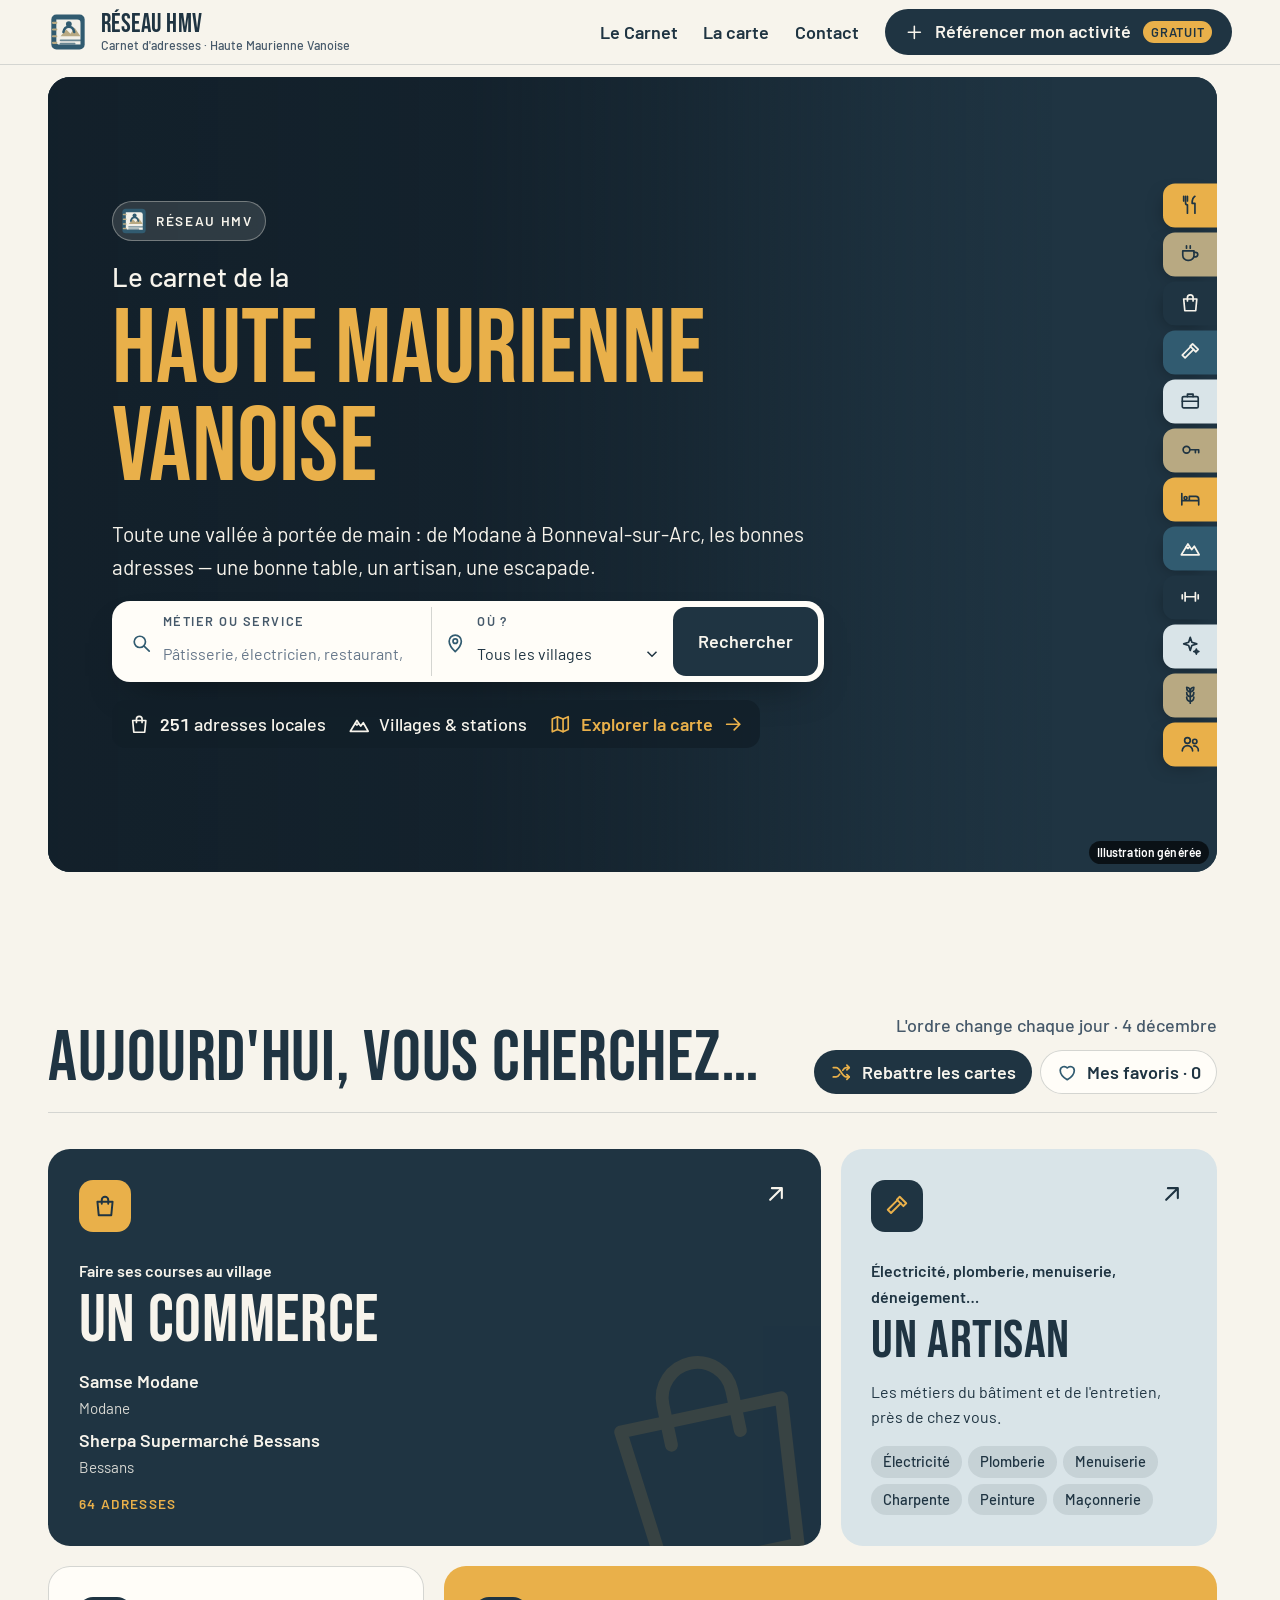
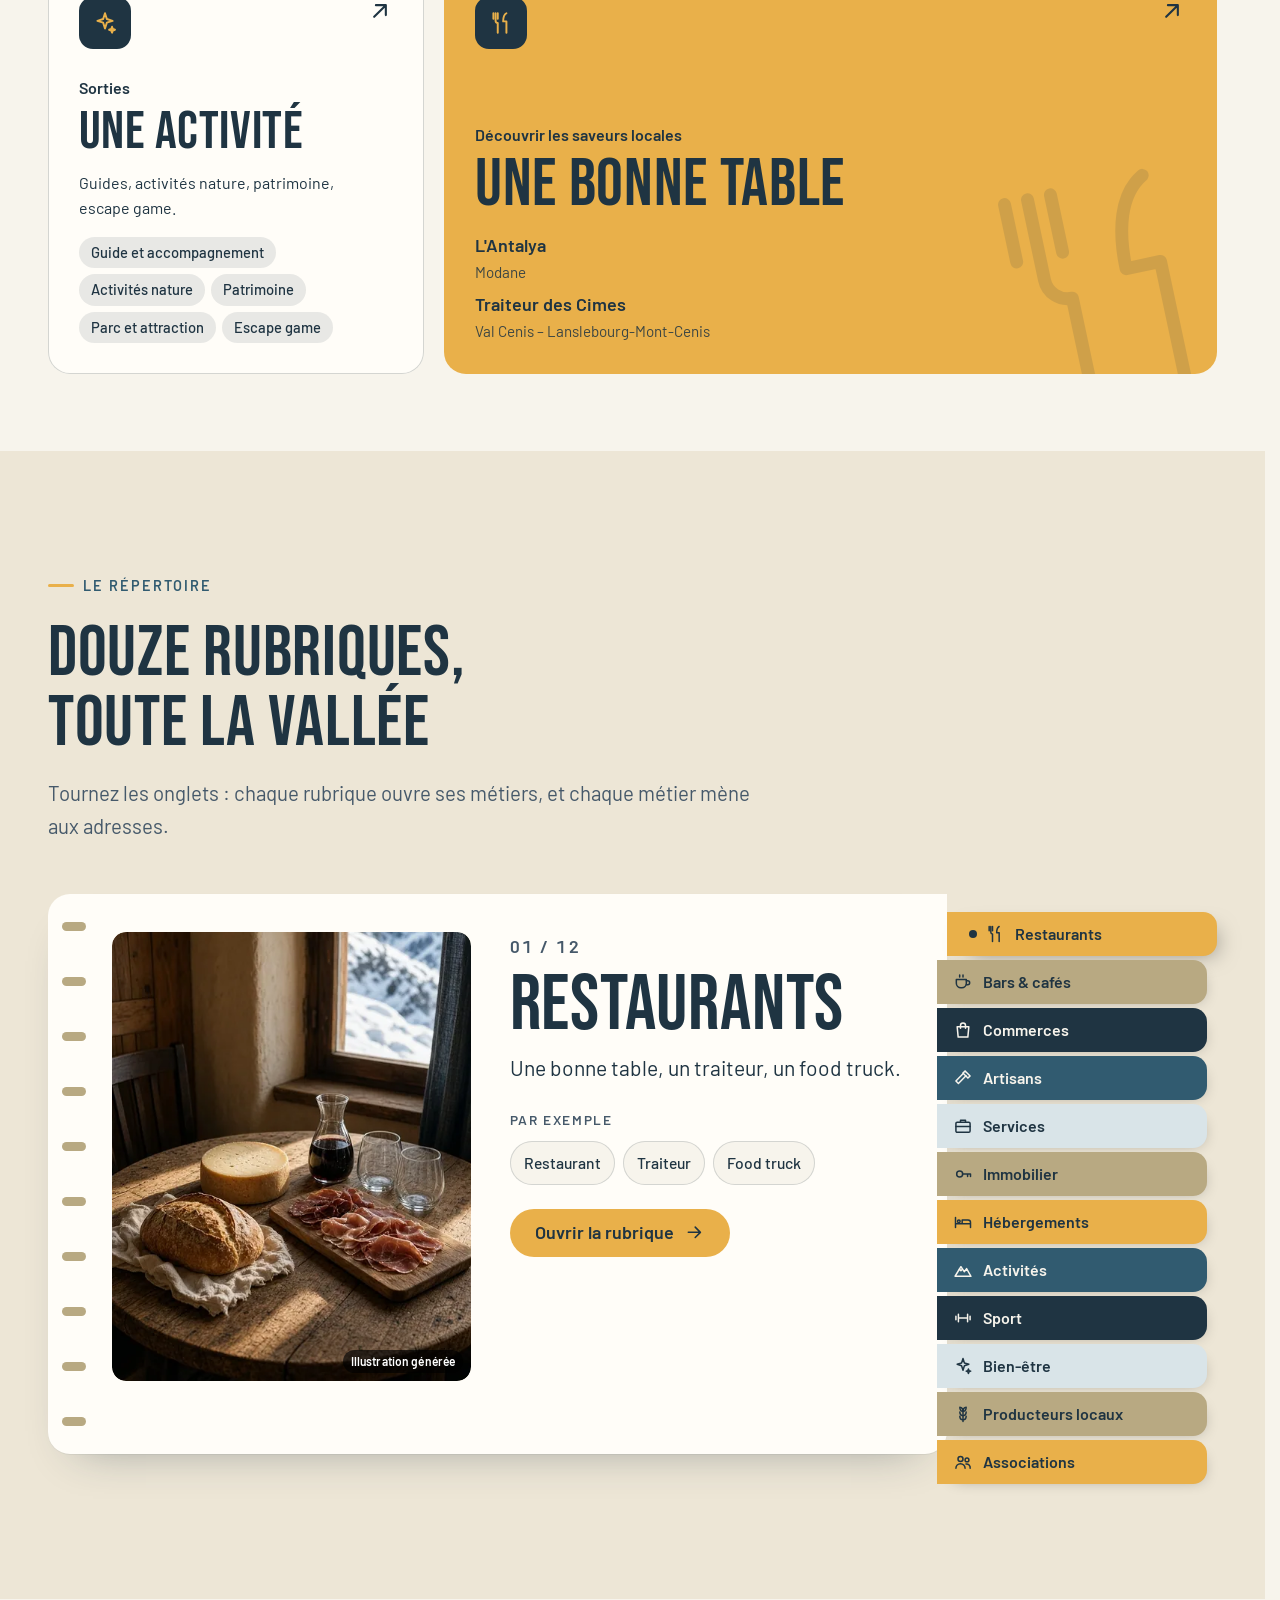
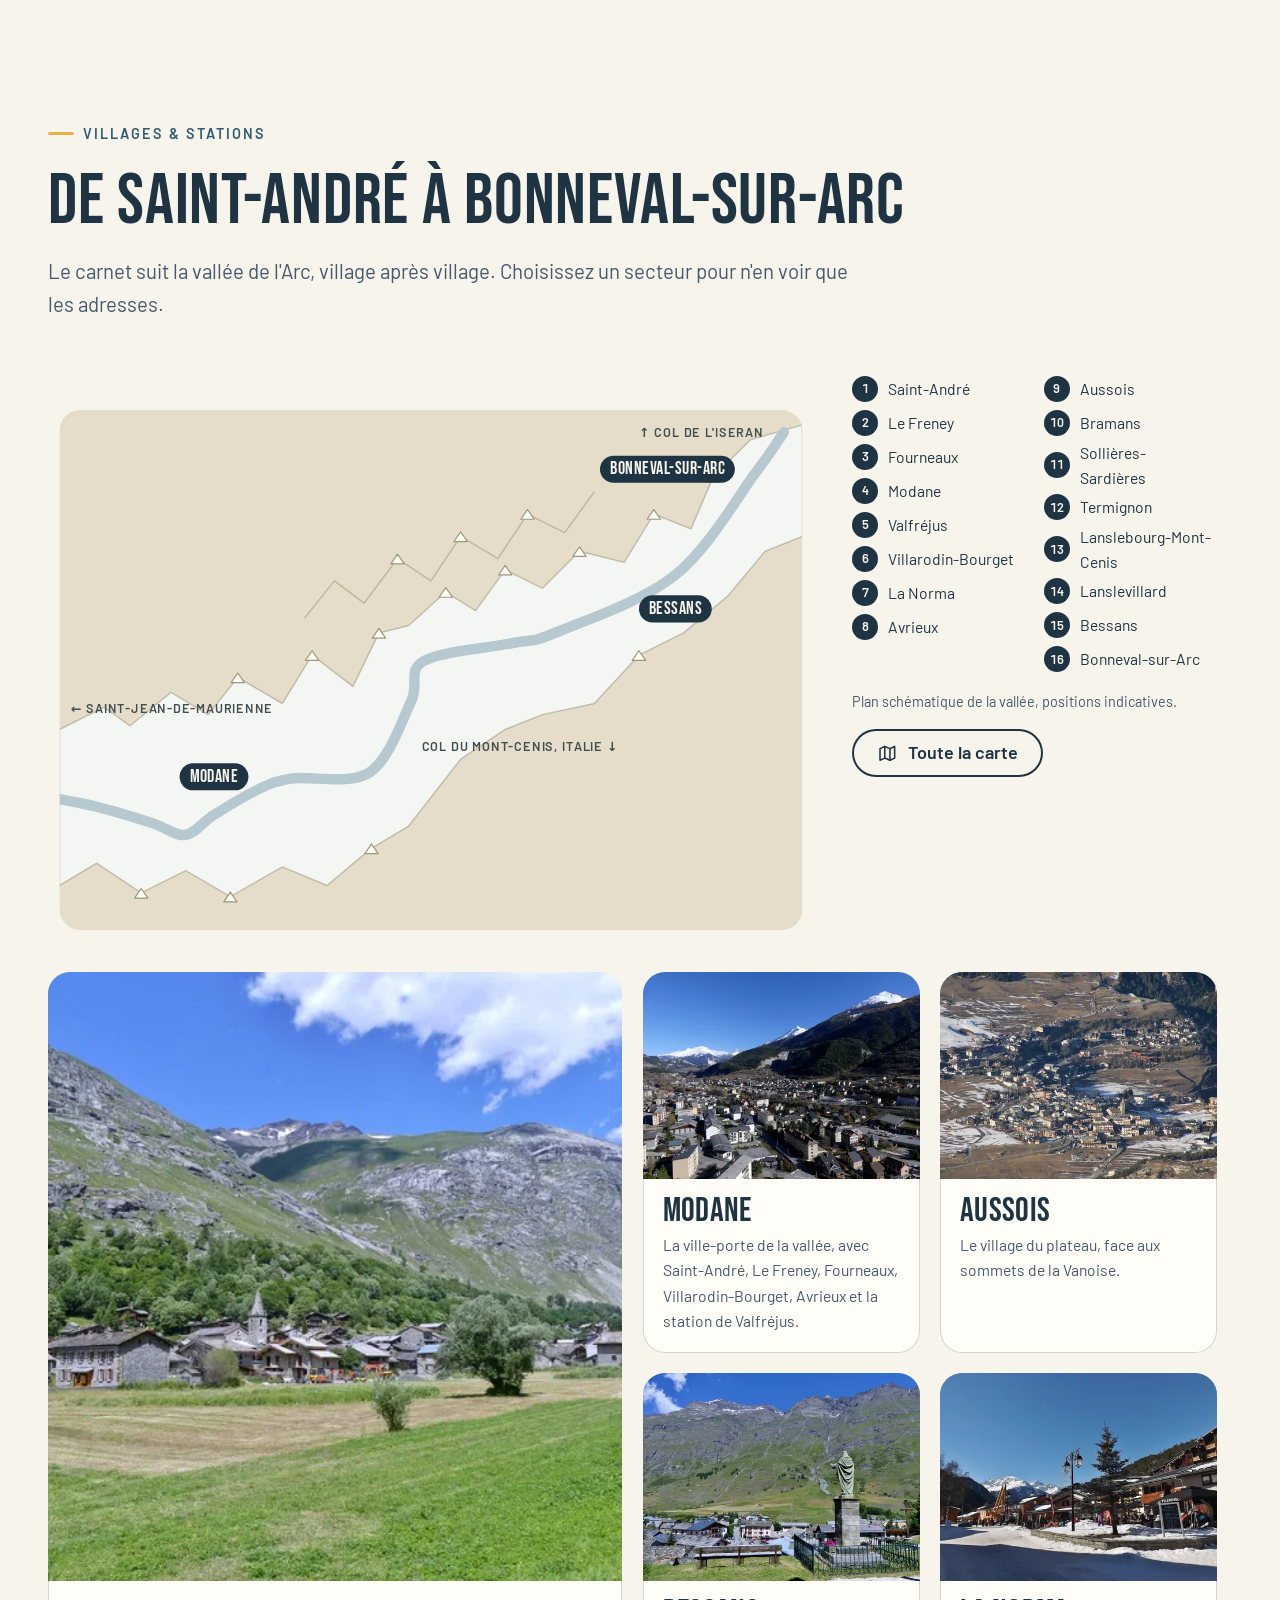
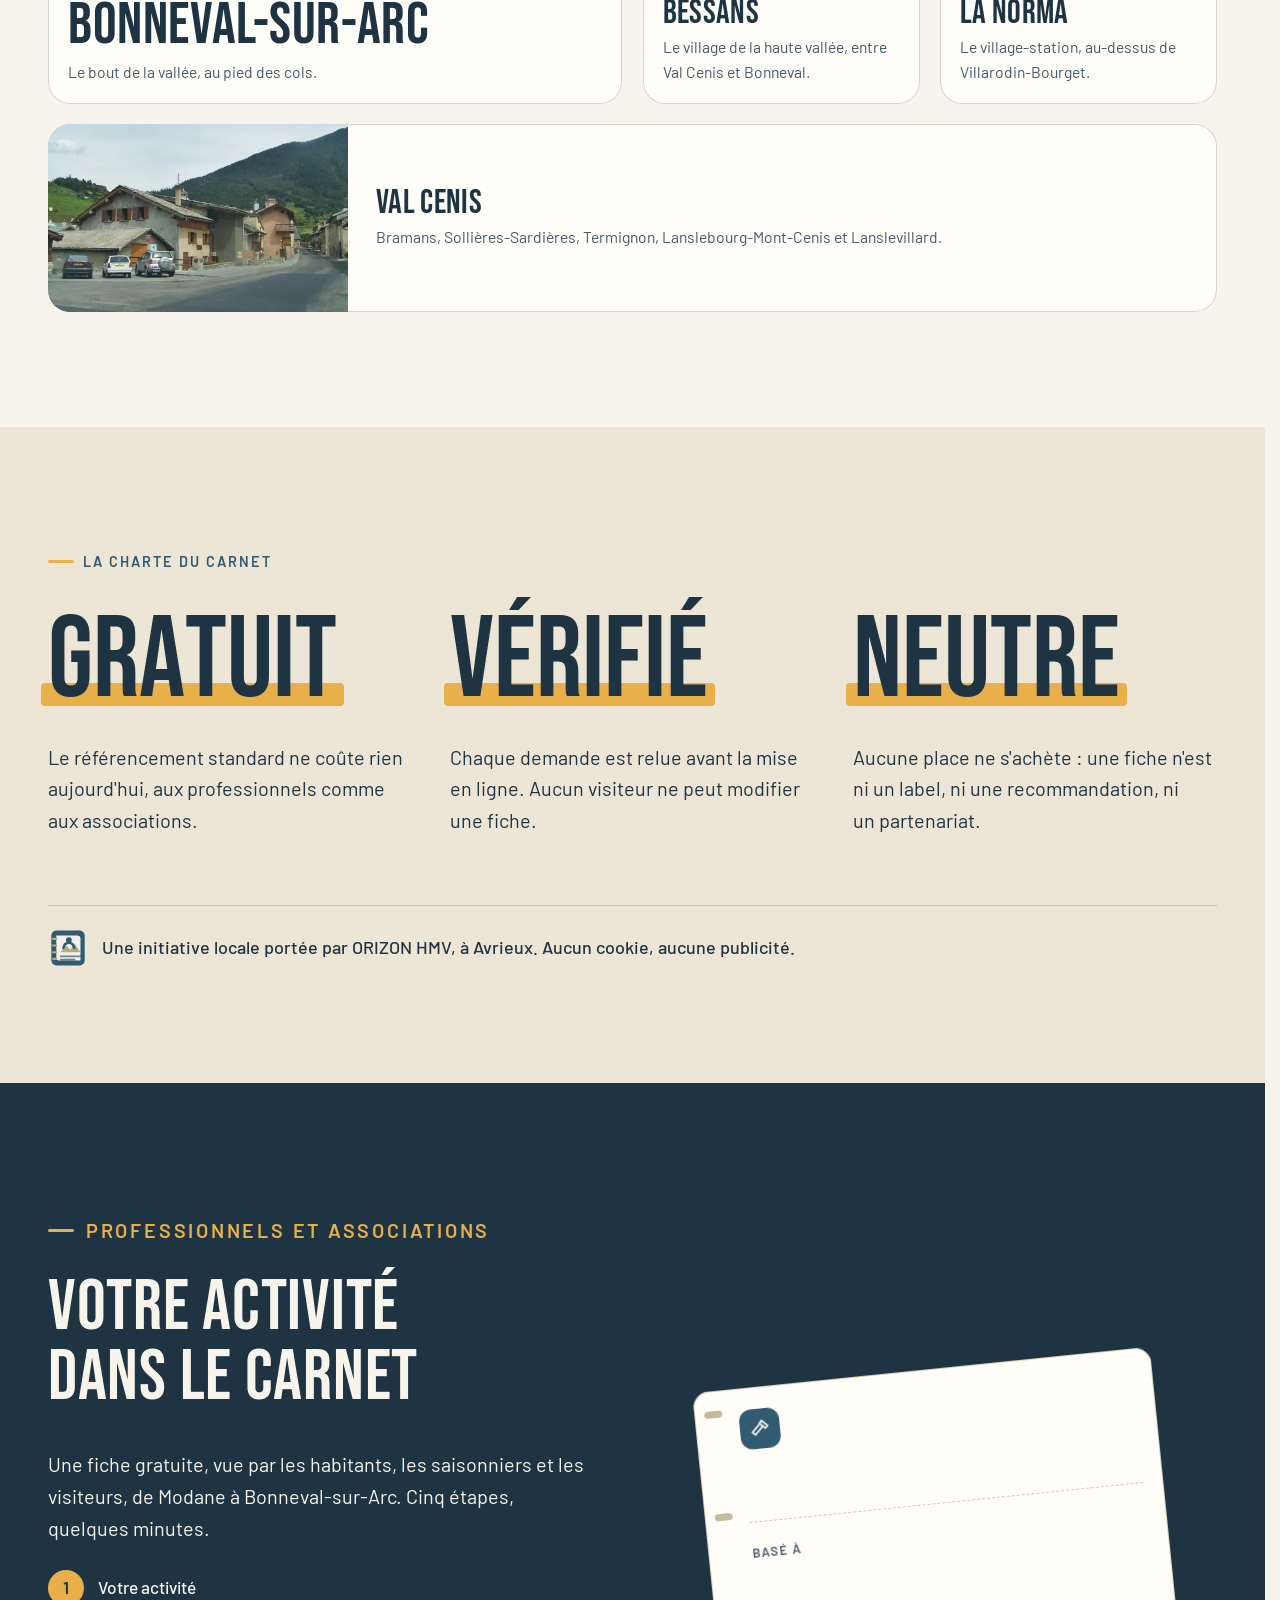
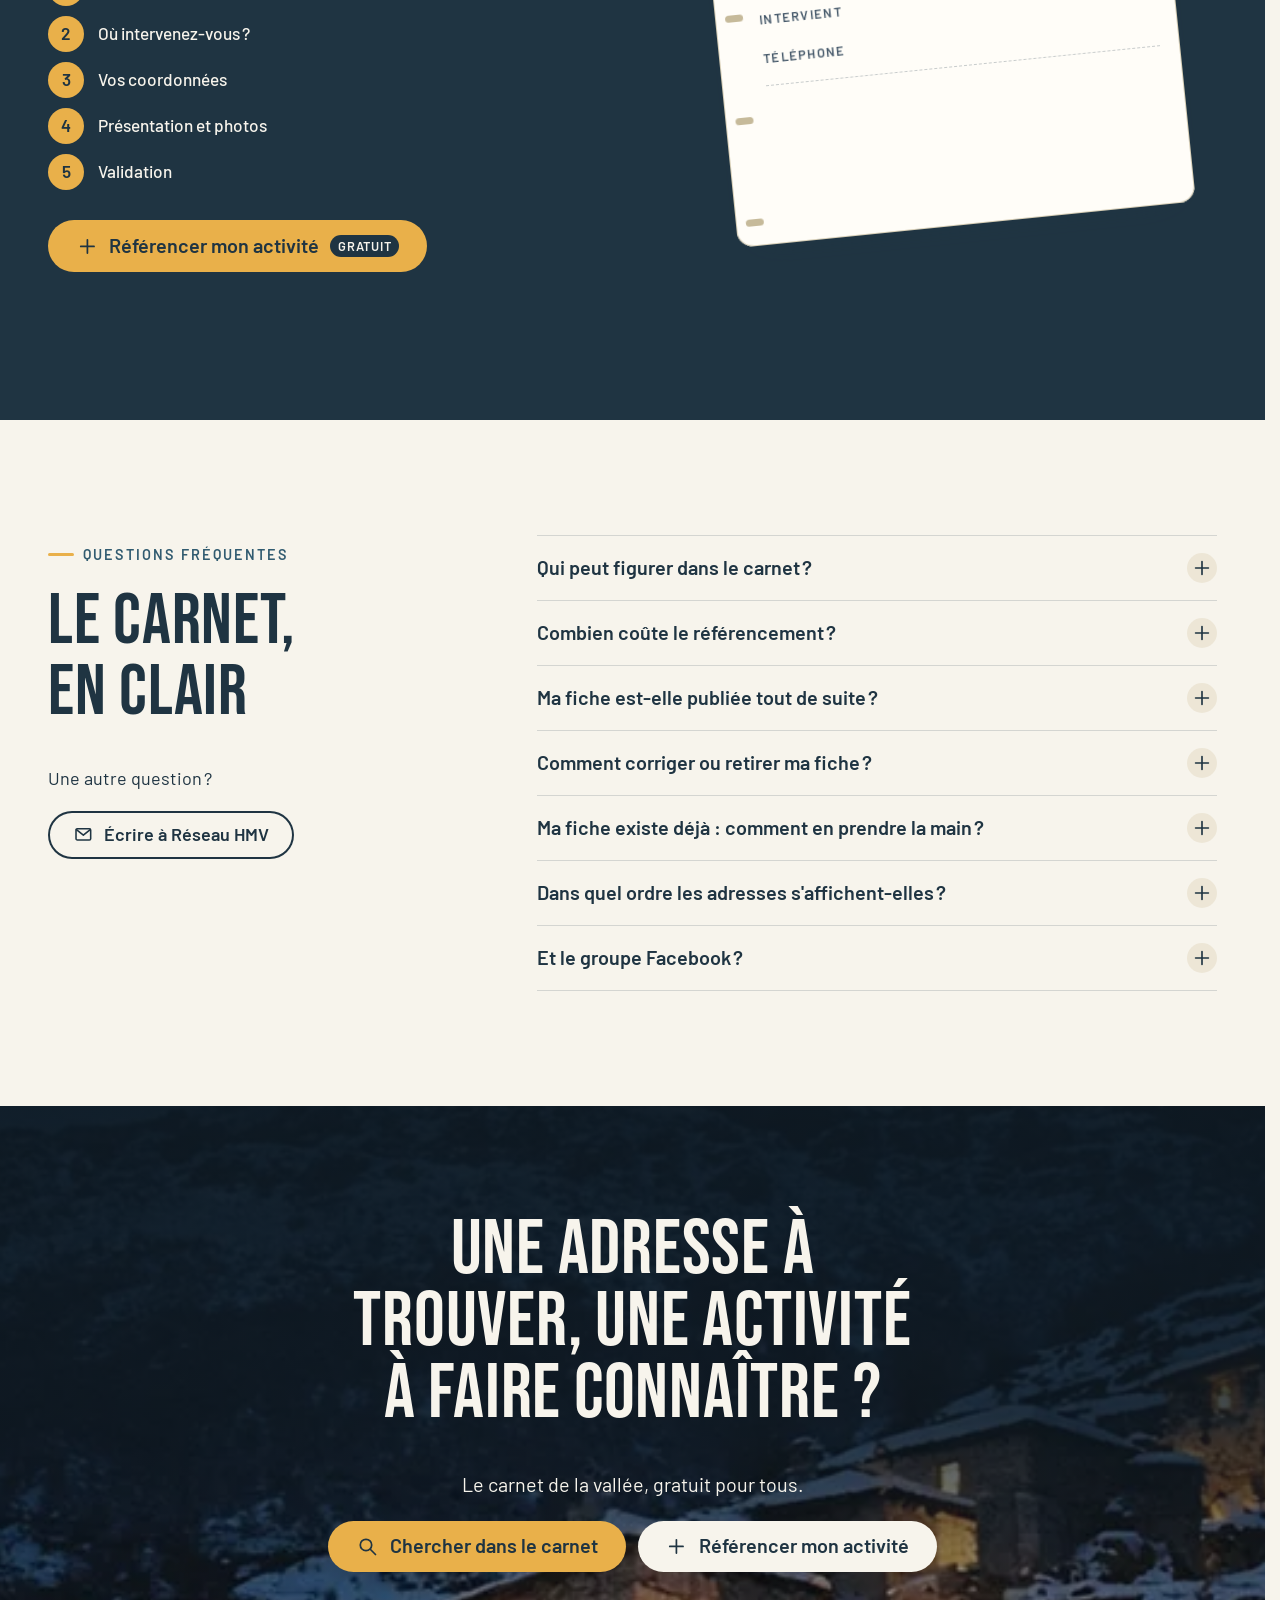
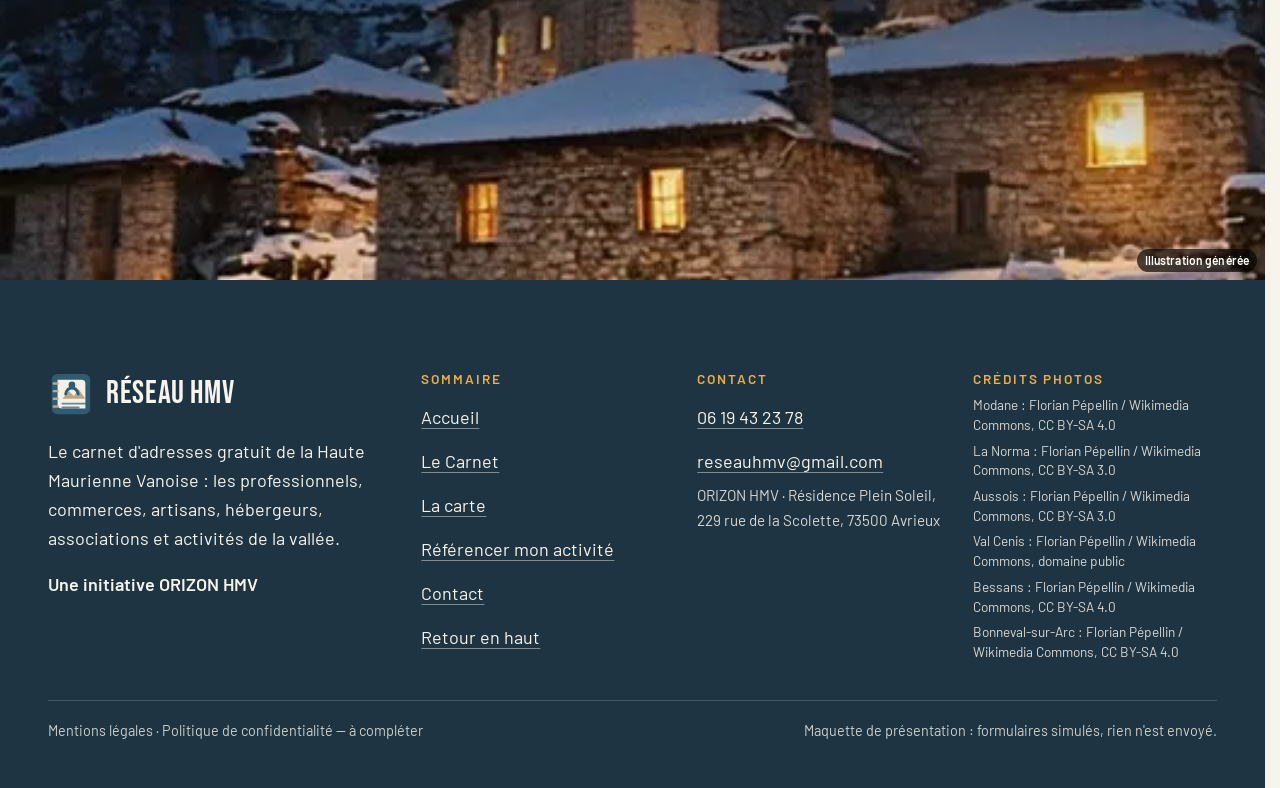
<file: index.html>
<!doctype html>
<html lang="fr" data-v="2">
<head>
<meta charset="utf-8">
<meta name="viewport" content="width=device-width, initial-scale=1, viewport-fit=cover">
<title>Réseau HMV · Le carnet d&#39;adresses de la Haute Maurienne Vanoise</title>
<meta name="description" content="Toutes les bonnes adresses de la Haute Maurienne Vanoise, de Modane à Bonneval-sur-Arc : restaurants, commerces, artisans, hébergements, activités. Référencement gratuit.">
<meta name="robots" content="noindex, nofollow">
<link rel="canonical" href="https://reseauhmv-maquette.vercel.app/">
<style>:root{--fond:#f7f4ec;--texte:#1f3442;--voile-fond:#1f3442;--ouverture-fond:#1f3442;--menu-fond:#f7f4ec}:root { --entete-h: 72px; --barres-h: 0px; } html { background: var(--fond); color: var(--texte); scrollbar-gutter: stable; } body { margin: 0; background: var(--fond); } html.js:not(.secours):not([data-arrivee="retour"]) [data-anime] { opacity: 0; } html.js:not(.secours):not([data-arrivee="retour"]) [data-anime].vu { opacity: 1; } [data-voile] { position: fixed; inset: 0; z-index: 900; background: var(--voile-fond); transform: translateY(100%); visibility: hidden; pointer-events: none; } html[data-arrivee="voile"]:not(.voile-leve):not(.secours) [data-voile] { transform: none; visibility: visible; } html.secours [data-voile] { visibility: hidden !important; } .ouverture-panneau { position: fixed; inset: 0; z-index: 850; display: none; place-content: center; justify-items: center; background: var(--ouverture-fond, var(--voile-fond)); color: var(--fond); text-align: center; } html.js[data-arrivee="intro"]:not(.secours):not(.intro-finie) .ouverture-panneau { display: grid; } html.defilement-bloque, html.defilement-bloque body, html.js[data-arrivee="intro"]:not(.secours):not(.intro-finie), html.js[data-arrivee="intro"]:not(.secours):not(.intro-finie) body, html[data-arrivee="voile"]:not(.voile-leve):not(.secours), html[data-arrivee="voile"]:not(.voile-leve):not(.secours) body { overflow: hidden; } html.js[data-arrivee="intro"]:not(.secours):not(.intro-finie) { background-color: var(--ouverture-fond, var(--voile-fond)); } html[data-arrivee="voile"]:not(.voile-leve):not(.secours) { background-color: var(--voile-fond); }</style>
<script>(function () {
var d = document.documentElement, ss = null, ls = null;
try { ss = window.sessionStorage; ls = window.localStorage; } catch (e) {}
d.classList.add('js');
var nav = performance.getEntriesByType ? performance.getEntriesByType('navigation')[0] : null;
var type = nav ? nav.type : 'navigate';
var depart = null;
try { depart = JSON.parse(ss.getItem('socle:depart') || 'null'); ss.removeItem('socle:depart'); } catch (e) {}
if (depart && !(Date.now() - depart.t < 15000)) depart = null;
var mode = type === 'back_forward' ? 'retour' : type === 'reload' ? 'intro' : depart ? 'voile' : 'intro';
d.setAttribute('data-arrivee', mode);
if (mode === 'voile' && depart.couleur) d.style.setProperty('--voile-fond', depart.couleur);
if (type === 'reload' && 'scrollRestoration' in history) {
history.scrollRestoration = 'manual';
}
try {
var choisie = ls && ls.getItem('socle:langue');
var langue = (d.lang || '').slice(0, 2);
if (choisie && choisie !== langue && type === 'navigate' && !depart) {
var alt = document.querySelector('link[rel="alternate"][hreflang="' + choisie + '"]');
if (alt) location.replace(new URL(alt.href).pathname + location.search + location.hash);
}
} catch (e) {}
setTimeout(function () { if (!d.classList.contains('demarre')) d.classList.add('secours'); }, 2000);
})();</script>
<link rel="preload" href="/assets/fonts/bebas-neue-400.woff2" as="font" type="font/woff2" crossorigin>
<link rel="preload" href="/assets/fonts/barlow-400.woff2" as="font" type="font/woff2" crossorigin>
<link rel="stylesheet" href="/assets/css/socle.css?v=2">
<link rel="stylesheet" href="/assets/css/site.css?v=2">
<link rel="modulepreload" href="/assets/js/site.js?v=2">
<link rel="modulepreload" href="/assets/js/socle/index.js?v=2">
<script src="/assets/vendor/gsap.min.js" defer></script>
<script src="/assets/vendor/ScrollTrigger.min.js" defer></script>
<script src="/assets/vendor/SplitText.min.js" defer></script>
<script type="module" src="/assets/js/site.js?v=2"></script>
<meta name="theme-color" content="#f7f4ec">
<link rel="icon" href="/assets/images/favicon.svg" type="image/svg+xml">
<link rel="apple-touch-icon" href="/assets/images/apple-touch-icon.png">
<meta property="og:type" content="website">
<meta property="og:site_name" content="Réseau HMV">
<meta property="og:locale" content="fr_FR">
<meta property="og:title" content="Réseau HMV · Le carnet d&#39;adresses de la Haute Maurienne Vanoise">
<meta property="og:description" content="Toutes les bonnes adresses de la Haute Maurienne Vanoise, de Modane à Bonneval-sur-Arc : restaurants, commerces, artisans, hébergements, activités. Référencement gratuit.">
<meta property="og:url" content="https://reseauhmv-maquette.vercel.app/">
<meta property="og:image" content="https://reseauhmv-maquette.vercel.app/assets/partage/accueil-fr.jpg">
<meta property="og:image:width" content="1200">
<meta property="og:image:height" content="630">
<meta property="og:image:alt" content="Réseau HMV, le carnet d&#39;adresses de la Haute Maurienne Vanoise">
<meta name="twitter:card" content="summary_large_image">
<script type="application/ld+json">{"@context":"https://schema.org","@type":"Organization","name":"Réseau HMV","alternateName":"Le Carnet d'Adresses de la Haute Maurienne Vanoise","url":"https://reseauhmv-maquette.vercel.app/","email":"reseauhmv@gmail.com","telephone":"+33619432378","areaServed":"Haute Maurienne Vanoise, Savoie","parentOrganization":{"@type":"Organization","name":"ORIZON HMV","address":{"@type":"PostalAddress","streetAddress":"Résidence Plein Soleil, 229 rue de la Scolette","postalCode":"73500","addressLocality":"Avrieux","addressCountry":"FR"}},"description":"Le carnet d'adresses gratuit de la Haute Maurienne Vanoise : professionnels, commerces, artisans, hébergeurs, associations et activités, de Modane à Bonneval-sur-Arc."}</script>
</head>
<body id="haut">
<div data-voile data-forme="glisse" aria-hidden="true"><span class="anneaux anneaux--voile" aria-hidden="true"><i style="--i:0"></i><i style="--i:1"></i><i style="--i:2"></i><i style="--i:3"></i><i style="--i:4"></i><i style="--i:5"></i><i style="--i:6"></i><i style="--i:7"></i><i style="--i:8"></i><i style="--i:9"></i><i style="--i:10"></i><i style="--i:11"></i><i style="--i:12"></i><i style="--i:13"></i></span><div class="voile-contenu"><svg class="voile-picto" viewBox="0 0 48 48" width="48" height="48" aria-hidden="true" focusable="false">
  <rect class="picto-couv" x="4" y="3" width="40" height="42" rx="6" fill="#315B70"/>
  <path class="picto-page" d="M10 9h25a4 4 0 0 1 4 4v26H14a4 4 0 0 1-4-4V9Z" fill="#F2F0E8"/>
  <path class="picto-anneaux" d="M10 13H6M10 21H6M10 29H6M10 37H6" fill="none" stroke="#B8A982" stroke-width="2.5" stroke-linecap="round"/>
  <path class="picto-mont" d="m15 29 7-8 5 5 5-7 7 10H15Z" fill="#B8A982"/>
  <circle cx="25" cy="14.5" r="3.5" fill="#315B70"/>
  <path d="M18.5 24c.9-4.2 3-6.3 6.5-6.3s5.6 2.1 6.5 6.3" fill="none" stroke="#315B70" stroke-width="3" stroke-linecap="round"/>
  <path d="M15 34h24M15 38h17" fill="none" stroke="#315B70" stroke-width="2" stroke-linecap="round" opacity=".7"/>
</svg><span data-voile-libelle>Accueil</span></div></div>
<div class="ouverture-panneau" data-ouverture aria-hidden="true">
  <span class="anneaux anneaux--couverture" aria-hidden="true"><i style="--i:0"></i><i style="--i:1"></i><i style="--i:2"></i><i style="--i:3"></i><i style="--i:4"></i><i style="--i:5"></i><i style="--i:6"></i><i style="--i:7"></i><i style="--i:8"></i></span>
  <span class="ouverture-objet" data-ouverture-objet><svg class="ouverture-picto" viewBox="0 0 48 48" width="48" height="48" aria-hidden="true" focusable="false">
  <rect class="picto-couv" x="4" y="3" width="40" height="42" rx="6" fill="#315B70"/>
  <path class="picto-page" d="M10 9h25a4 4 0 0 1 4 4v26H14a4 4 0 0 1-4-4V9Z" fill="#F2F0E8"/>
  <path class="picto-anneaux" d="M10 13H6M10 21H6M10 29H6M10 37H6" fill="none" stroke="#B8A982" stroke-width="2.5" stroke-linecap="round"/>
  <path class="picto-mont" d="m15 29 7-8 5 5 5-7 7 10H15Z" fill="#B8A982"/>
  <circle cx="25" cy="14.5" r="3.5" fill="#315B70"/>
  <path d="M18.5 24c.9-4.2 3-6.3 6.5-6.3s5.6 2.1 6.5 6.3" fill="none" stroke="#315B70" stroke-width="3" stroke-linecap="round"/>
  <path d="M15 34h24M15 38h17" fill="none" stroke="#315B70" stroke-width="2" stroke-linecap="round" opacity=".7"/>
</svg></span>
  <p class="ouverture-nom">Réseau HMV</p>
  <span class="ouverture-trait"></span>
  <p class="ouverture-ligne">Le carnet d&#39;adresses de la Haute Maurienne Vanoise</p>
</div>
<a class="evitement" href="#contenu">Aller au contenu</a>
<header data-entete>
  <div class="entete-rangee">
    <a class="entete-logo" href="/" data-libelle="Accueil" aria-current="page">
      <svg class="entete-picto" viewBox="0 0 48 48" width="48" height="48" aria-hidden="true" focusable="false">
  <rect class="picto-couv" x="4" y="3" width="40" height="42" rx="6" fill="#315B70"/>
  <path class="picto-page" d="M10 9h25a4 4 0 0 1 4 4v26H14a4 4 0 0 1-4-4V9Z" fill="#F2F0E8"/>
  <path class="picto-anneaux" d="M10 13H6M10 21H6M10 29H6M10 37H6" fill="none" stroke="#B8A982" stroke-width="2.5" stroke-linecap="round"/>
  <path class="picto-mont" d="m15 29 7-8 5 5 5-7 7 10H15Z" fill="#B8A982"/>
  <circle cx="25" cy="14.5" r="3.5" fill="#315B70"/>
  <path d="M18.5 24c.9-4.2 3-6.3 6.5-6.3s5.6 2.1 6.5 6.3" fill="none" stroke="#315B70" stroke-width="3" stroke-linecap="round"/>
  <path d="M15 34h24M15 38h17" fill="none" stroke="#315B70" stroke-width="2" stroke-linecap="round" opacity=".7"/>
</svg><span class="entete-nom"><b>Réseau HMV</b><small>Carnet d&#39;adresses · Haute Maurienne Vanoise</small></span>
    </a>
    <nav data-nav aria-label="Navigation principale">
      <ul><li><a href="/carnet" data-libelle="Le Carnet">Le Carnet</a></li><li><a href="/carte" data-libelle="La carte">La carte</a></li><li><a href="/contact" data-libelle="Contact">Contact</a></li></ul>
    </nav>
    <div class="entete-actions">
      <a class="bouton bouton--nuit entete-action" href="/referencer" data-libelle="Référencer mon activité"><svg class="icone" viewBox="0 0 24 24" width="24" height="24" fill="none" stroke="currentColor" stroke-width="1.8" stroke-linecap="round" stroke-linejoin="round" aria-hidden="true" focusable="false"><path d="M12 5v14M5 12h14"/></svg><span>Référencer mon activité</span><em class="pastille">Gratuit</em></a>
      <button type="button" data-menu-bouton aria-controls="menu" aria-expanded="false" data-libelle-ouvrir="Menu" data-libelle-fermer="Fermer"><span data-libelle-bouton>Menu</span></button>
      <a class="menu-sansjs" href="#menu" data-menu-lien>Menu</a>
    </div>
  </div>
</header>
<script>/* Avant le premier affichage : rangées de la navigation (même règle que ajusterNav dans assets/js/socle/entete.js)
   et hauteur réelle de l'en-tête, pour que rien ne saute quand le JavaScript du site prend la main. */
(function () {
  var h = document.documentElement, u = document.querySelector('[data-nav] ul'), e = document.querySelector('[data-entete]');
  if (u) {
    var deborde = function () { return u.scrollWidth > u.clientWidth + 1; }, c = deborde();
    if (c && window.matchMedia('(min-width: 900px)').matches) {
      h.classList.add('nav-deux-rangees'); c = deborde();
      if (c) { h.classList.add('nav-deux-lignes'); var a = u.querySelector('a'); c = !a || u.getBoundingClientRect().height > a.getBoundingClientRect().height * 2.5; }
      if (c) h.classList.remove('nav-deux-rangees', 'nav-deux-lignes');
    }
    if (c) h.classList.add('nav-compacte');
  }
  if (e) h.style.setProperty('--entete-h', Math.round(e.getBoundingClientRect().height) + 'px');
})();</script>
<span id="menu-ferme" aria-hidden="true"></span>
<div id="menu" data-menu role="dialog" aria-modal="true" aria-label="Menu">
  <p class="menu-sansjs-fermer"><a href="#menu-ferme">Fermer</a></p>
  <ul><li style="--i:0"><a href="/" class="menu-lien" data-libelle="Accueil" aria-current="page">Accueil</a></li><li style="--i:1"><a href="/carnet" class="menu-lien" data-libelle="Le Carnet">Le Carnet</a></li><li style="--i:2"><a href="/carte" class="menu-lien" data-libelle="La carte">La carte</a></li><li style="--i:3"><a href="/referencer" class="menu-lien" data-libelle="Référencer mon activité">Référencer mon activité</a></li><li style="--i:4"><a href="/contact" class="menu-lien" data-libelle="Contact">Contact</a></li></ul>
  <p class="menu-contact"><a href="tel:+33619432378"><svg class="icone" viewBox="0 0 24 24" width="24" height="24" fill="none" stroke="currentColor" stroke-width="1.8" stroke-linecap="round" stroke-linejoin="round" aria-hidden="true" focusable="false"><path d="M6.5 3.5h3l1.5 4-2 1.3a10.5 10.5 0 0 0 6.2 6.2l1.3-2 4 1.5v3a2 2 0 0 1-2.2 2A16.5 16.5 0 0 1 4.5 5.7a2 2 0 0 1 2-2.2z"/></svg>06 19 43 23 78</a><a href="mailto:reseauhmv@gmail.com"><svg class="icone" viewBox="0 0 24 24" width="24" height="24" fill="none" stroke="currentColor" stroke-width="1.8" stroke-linecap="round" stroke-linejoin="round" aria-hidden="true" focusable="false"><rect x="3.5" y="5.5" width="17" height="13" rx="1.5"/><path d="m4 6.5 8 6.5 8-6.5"/></svg>reseauhmv@gmail.com</a></p>
</div>
<main id="contenu" tabindex="-1">
<section class="ouv" id="debut">
  <div class="ouv-cadre">
    <figure class="media ouv-media" data-grok data-fx="parallaxe" data-fx-force="8" data-boucle-css data-effet="respire" style="--cadrage:62% 55%;--cadrage-mobile:60% 70%">
  <picture><source media="(max-width: 760px) and (orientation: portrait)" srcset="/assets/images/grok/ouverture-vallee-mobile-640.webp 640w, /assets/images/grok/ouverture-vallee-mobile-1080.webp 1080w" sizes="(max-width: 760px) 100vw, 92vw">
    <img src="/assets/images/grok/ouverture-vallee-1280.webp" srcset="/assets/images/grok/ouverture-vallee-640.webp 640w, /assets/images/grok/ouverture-vallee-1280.webp 1280w, /assets/images/grok/ouverture-vallee-1920.webp 1920w" sizes="(max-width: 760px) 100vw, 92vw" alt="Vallée de haute montagne au début de l&#39;hiver, un village de pierre au pied des pentes enneigées" width="1280" height="720" fetchpriority="high" loading="eager" decoding="async">
  </picture><figcaption class="mention-ia">Illustration générée</figcaption>
</figure>
    <div class="ouv-texte">
      <p class="ouv-pastille" data-anime="gsap"><svg class="ouv-picto" viewBox="0 0 48 48" width="48" height="48" aria-hidden="true" focusable="false">
  <rect class="picto-couv" x="4" y="3" width="40" height="42" rx="6" fill="#315B70"/>
  <path class="picto-page" d="M10 9h25a4 4 0 0 1 4 4v26H14a4 4 0 0 1-4-4V9Z" fill="#F2F0E8"/>
  <path class="picto-anneaux" d="M10 13H6M10 21H6M10 29H6M10 37H6" fill="none" stroke="#B8A982" stroke-width="2.5" stroke-linecap="round"/>
  <path class="picto-mont" d="m15 29 7-8 5 5 5-7 7 10H15Z" fill="#B8A982"/>
  <circle cx="25" cy="14.5" r="3.5" fill="#315B70"/>
  <path d="M18.5 24c.9-4.2 3-6.3 6.5-6.3s5.6 2.1 6.5 6.3" fill="none" stroke="#315B70" stroke-width="3" stroke-linecap="round"/>
  <path d="M15 34h24M15 38h17" fill="none" stroke="#315B70" stroke-width="2" stroke-linecap="round" opacity=".7"/>
</svg><span>Réseau HMV</span></p>
      <h1 class="ouv-titre">
        <span class="ouv-ligne-m"><span class="ouv-ligne ouv-ligne--petite">Le carnet de la</span></span>
        <span class="ouv-ligne-m"><span class="ouv-ligne">Haute Maurienne</span></span>
        <span class="ouv-ligne-m"><span class="ouv-ligne">Vanoise</span></span>
      </h1>
      <p class="ouv-accroche masque-ecran-tres-bas" data-anime="gsap">Toute une vallée à portée de main : de Modane à Bonneval-sur-Arc, les bonnes adresses — une bonne table, un artisan, une escapade.</p>
      <div class="ouv-recherche" data-anime="gsap"><form class="recherche " action="/carnet" method="get" role="search" data-iris-centre data-recherche>
  <label class="recherche-champ"><svg class="icone" viewBox="0 0 24 24" width="24" height="24" fill="none" stroke="currentColor" stroke-width="1.8" stroke-linecap="round" stroke-linejoin="round" aria-hidden="true" focusable="false"><circle cx="10.5" cy="10.5" r="6"/><path d="m15 15 5.5 5.5"/></svg><span class="recherche-lib">Métier ou service</span><input type="search" name="q" placeholder="Pâtisserie, électricien, restaurant, Modane…" autocomplete="off" enterkeyhint="search" data-suggestions="Pâtisserie, électricien, restaurant, Modane…|Un gîte à Bessans…|Un plombier à Modane…|Location de matériel à La Norma…|Un massage à Aussois…"></label>
  <label class="recherche-champ recherche-champ--ou"><svg class="icone" viewBox="0 0 24 24" width="24" height="24" fill="none" stroke="currentColor" stroke-width="1.8" stroke-linecap="round" stroke-linejoin="round" aria-hidden="true" focusable="false"><path d="M12 21s-6.5-6.2-6.5-11.2a6.5 6.5 0 0 1 13 0C18.5 14.8 12 21 12 21z"/><circle cx="12" cy="9.8" r="2.4"/></svg><span class="recherche-lib">Où ?</span><select name="village"><option value="">Tous les villages</option><option value="Saint-André">Saint-André</option><option value="Le Freney">Le Freney</option><option value="Fourneaux">Fourneaux</option><option value="Modane">Modane</option><option value="Valfréjus">Valfréjus</option><option value="Villarodin-Bourget">Villarodin-Bourget</option><option value="La Norma">La Norma</option><option value="Avrieux">Avrieux</option><option value="Aussois">Aussois</option><option value="Bramans">Bramans</option><option value="Sollières-Sardières">Sollières-Sardières</option><option value="Termignon">Termignon</option><option value="Lanslebourg-Mont-Cenis">Lanslebourg-Mont-Cenis</option><option value="Lanslevillard">Lanslevillard</option><option value="Bessans">Bessans</option><option value="Bonneval-sur-Arc">Bonneval-sur-Arc</option></select></label>
  <button type="submit" class="bouton bouton--nuit" data-action-principale>Rechercher</button>
</form></div>
      <ul class="ouv-infos" data-info-cle data-anime="gsap">
        <li><svg class="icone" viewBox="0 0 24 24" width="24" height="24" fill="none" stroke="currentColor" stroke-width="1.8" stroke-linecap="round" stroke-linejoin="round" aria-hidden="true" focusable="false"><path d="M5 8h14l-1.2 12.5H6.2z"/><path d="M9 10V6.5a3 3 0 0 1 6 0V10"/></svg><span><b class="chiffre" data-compteur="298">298</b> adresses locales</span></li>
        <li class="masque-ecran-tres-bas"><svg class="icone" viewBox="0 0 24 24" width="24" height="24" fill="none" stroke="currentColor" stroke-width="1.8" stroke-linecap="round" stroke-linejoin="round" aria-hidden="true" focusable="false"><path d="m2.5 19.5 7-11.5 4 6 2.8-3.6 5.2 9.1z"/><path d="m7.6 11.2 1.9 1.6 1.7-1.4"/></svg><span>Villages &amp; stations</span></li>
        <li><a href="/carte" class="ouv-lien-carte" data-libelle="La carte"><svg class="icone" viewBox="0 0 24 24" width="24" height="24" fill="none" stroke="currentColor" stroke-width="1.8" stroke-linecap="round" stroke-linejoin="round" aria-hidden="true" focusable="false"><path d="m3.5 6.5 5.5-2.5 6 2.5 5.5-2.5v13.5L15 20l-6-2.5-5.5 2.5z"/><path d="M9 4v13.5M15 6.5V20"/></svg><span>Explorer la carte</span><svg class="icone icone--fleche" viewBox="0 0 24 24" width="24" height="24" fill="none" stroke="currentColor" stroke-width="1.8" stroke-linecap="round" stroke-linejoin="round" aria-hidden="true" focusable="false"><path d="M5 12h14M13 6l6 6-6 6"/></svg></a></li>
      </ul>
    </div>
    <nav class="tranche" aria-label="Les rubriques du carnet">
      <ul><li style="--i:0"><a class="tranche-onglet teinte-moutarde" href="/carnet?rubrique=restaurants#resultats" data-libelle="Le Carnet"><svg class="icone" viewBox="0 0 24 24" width="24" height="24" fill="none" stroke="currentColor" stroke-width="1.8" stroke-linecap="round" stroke-linejoin="round" aria-hidden="true" focusable="false"><path d="M7 3v7a2 2 0 0 0 2 2v9"/><path d="M5 3v5M9 3v5"/><path d="M17 3c-2.2 1.2-3 4.2-3 7.5h3V21"/></svg><span>Restaurants</span></a></li><li style="--i:1"><a class="tranche-onglet teinte-sable" href="/carnet?rubrique=bars-cafes#resultats" data-libelle="Le Carnet"><svg class="icone" viewBox="0 0 24 24" width="24" height="24" fill="none" stroke="currentColor" stroke-width="1.8" stroke-linecap="round" stroke-linejoin="round" aria-hidden="true" focusable="false"><path d="M4 9h12v4.5A5.5 5.5 0 0 1 10.5 19h-1A5.5 5.5 0 0 1 4 13.5z"/><path d="M16 10.5h1.6a2.4 2.4 0 0 1 0 4.8H16"/><path d="M8 3.5v2.5M12 3.5v2.5"/></svg><span>Bars &amp; cafés</span></a></li><li style="--i:2"><a class="tranche-onglet teinte-nuit" href="/carnet?rubrique=commerces#resultats" data-libelle="Le Carnet"><svg class="icone" viewBox="0 0 24 24" width="24" height="24" fill="none" stroke="currentColor" stroke-width="1.8" stroke-linecap="round" stroke-linejoin="round" aria-hidden="true" focusable="false"><path d="M5 8h14l-1.2 12.5H6.2z"/><path d="M9 10V6.5a3 3 0 0 1 6 0V10"/></svg><span>Commerces</span></a></li><li style="--i:3"><a class="tranche-onglet teinte-petrole" href="/carnet?rubrique=artisans#resultats" data-libelle="Le Carnet"><svg class="icone" viewBox="0 0 24 24" width="24" height="24" fill="none" stroke="currentColor" stroke-width="1.8" stroke-linecap="round" stroke-linejoin="round" aria-hidden="true" focusable="false"><path d="m14.5 3.5 6 6-2.6 2.6-6-6z"/><path d="M12.6 6.4 3.5 15.5l3 3 9.1-9.1"/></svg><span>Artisans</span></a></li><li style="--i:4"><a class="tranche-onglet teinte-brume" href="/carnet?rubrique=services#resultats" data-libelle="Le Carnet"><svg class="icone" viewBox="0 0 24 24" width="24" height="24" fill="none" stroke="currentColor" stroke-width="1.8" stroke-linecap="round" stroke-linejoin="round" aria-hidden="true" focusable="false"><rect x="3.5" y="7.5" width="17" height="12" rx="1.5"/><path d="M9 7.5V5h6v2.5M3.5 12.5h17"/></svg><span>Services</span></a></li><li style="--i:5"><a class="tranche-onglet teinte-sable" href="/carnet?rubrique=immobilier#resultats" data-libelle="Le Carnet"><svg class="icone" viewBox="0 0 24 24" width="24" height="24" fill="none" stroke="currentColor" stroke-width="1.8" stroke-linecap="round" stroke-linejoin="round" aria-hidden="true" focusable="false"><circle cx="8" cy="12" r="3.6"/><path d="M11.6 12H21v3M17.5 12v3"/></svg><span>Immobilier</span></a></li><li style="--i:6"><a class="tranche-onglet teinte-moutarde" href="/carnet?rubrique=hebergements#resultats" data-libelle="Le Carnet"><svg class="icone" viewBox="0 0 24 24" width="24" height="24" fill="none" stroke="currentColor" stroke-width="1.8" stroke-linecap="round" stroke-linejoin="round" aria-hidden="true" focusable="false"><path d="M3 18.5V6.5M3 14h18v4.5M21 14v-1.5A3 3 0 0 0 18 9.5h-7V14"/><circle cx="7" cy="11.2" r="1.6"/></svg><span>Hébergements</span></a></li><li style="--i:7"><a class="tranche-onglet teinte-petrole" href="/carnet?rubrique=activites#resultats" data-libelle="Le Carnet"><svg class="icone" viewBox="0 0 24 24" width="24" height="24" fill="none" stroke="currentColor" stroke-width="1.8" stroke-linecap="round" stroke-linejoin="round" aria-hidden="true" focusable="false"><path d="m2.5 19.5 7-11.5 4 6 2.8-3.6 5.2 9.1z"/><path d="m7.6 11.2 1.9 1.6 1.7-1.4"/></svg><span>Activités</span></a></li><li style="--i:8"><a class="tranche-onglet teinte-nuit" href="/carnet?rubrique=sport#resultats" data-libelle="Le Carnet"><svg class="icone" viewBox="0 0 24 24" width="24" height="24" fill="none" stroke="currentColor" stroke-width="1.8" stroke-linecap="round" stroke-linejoin="round" aria-hidden="true" focusable="false"><path d="M6.5 7.5v9M17.5 7.5v9M3.5 10v4M20.5 10v4M6.5 12h11"/></svg><span>Sport</span></a></li><li style="--i:9"><a class="tranche-onglet teinte-brume" href="/carnet?rubrique=bien-etre#resultats" data-libelle="Le Carnet"><svg class="icone" viewBox="0 0 24 24" width="24" height="24" fill="none" stroke="currentColor" stroke-width="1.8" stroke-linecap="round" stroke-linejoin="round" aria-hidden="true" focusable="false"><path d="m12 3 1.7 5.3L19 10l-5.3 1.7L12 17l-1.7-5.3L5 10l5.3-1.7z"/><path d="m18.5 15.5.7 2 2 .7-2 .7-.7 2-.7-2-2-.7 2-.7z"/></svg><span>Bien-être</span></a></li><li style="--i:10"><a class="tranche-onglet teinte-sable" href="/carnet?rubrique=producteurs#resultats" data-libelle="Le Carnet"><svg class="icone" viewBox="0 0 24 24" width="24" height="24" fill="none" stroke="currentColor" stroke-width="1.8" stroke-linecap="round" stroke-linejoin="round" aria-hidden="true" focusable="false"><path d="M12 21V9"/><path d="M12 9c-2.6-.2-3.8-2-3.8-5 2.6.2 3.8 2 3.8 5zM12 9c2.6-.2 3.8-2 3.8-5-2.6.2-3.8 2-3.8 5z"/><path d="M12 14c-2.6-.2-3.8-2-3.8-4.4M12 14c2.6-.2 3.8-2 3.8-4.4M12 19c-2.6-.2-3.8-2-3.8-4.4M12 19c2.6-.2 3.8-2 3.8-4.4"/></svg><span>Producteurs locaux</span></a></li><li style="--i:11"><a class="tranche-onglet teinte-moutarde" href="/carnet?rubrique=associations#resultats" data-libelle="Le Carnet"><svg class="icone" viewBox="0 0 24 24" width="24" height="24" fill="none" stroke="currentColor" stroke-width="1.8" stroke-linecap="round" stroke-linejoin="round" aria-hidden="true" focusable="false"><circle cx="9" cy="8.5" r="3"/><path d="M3.5 19.5a5.5 5.5 0 0 1 11 0"/><circle cx="16.8" cy="9.5" r="2.3"/><path d="M15.6 14.4a4.5 4.5 0 0 1 5 5.1"/></svg><span>Associations</span></a></li></ul>
    </nav>
  </div>
</section>
<section class="jour" id="aujourdhui">
  <div class="conteneur">
    <header class="jour-tete">
      <h2 data-anime="lignes">Aujourd&#39;hui, vous cherchez…</h2>
      <p class="jour-ordre">L&#39;ordre change chaque jour · <time data-aujourdhui>20 novembre</time></p>
      <div class="jour-actions">
        <button type="button" class="jour-rebattre" data-rebattre data-annonce="Cartes rebattues : nouvel ordre du jour pour ce passage."><svg class="icone" viewBox="0 0 24 24" width="24" height="24" fill="none" stroke="currentColor" stroke-width="1.8" stroke-linecap="round" stroke-linejoin="round" aria-hidden="true" focusable="false"><path d="M3.5 7h3c4.6 0 6.2 10 10.8 10h3.2"/><path d="M3.5 17h3c1.7 0 2.9-1.3 3.9-3M13.6 10c1-1.7 2.2-3 3.7-3h3.2"/><path d="m18 4.5 2.5 2.5-2.5 2.5M18 14.5l2.5 2.5-2.5 2.5"/></svg><span>Rebattre les cartes</span></button>
        <a href="/carnet?favori=oui#resultats" class="jour-favoris" data-libelle="Le Carnet"><svg class="icone" viewBox="0 0 24 24" width="24" height="24" fill="none" stroke="currentColor" stroke-width="1.8" stroke-linecap="round" stroke-linejoin="round" aria-hidden="true" focusable="false"><path d="M12 20s-7.5-4.6-7.5-10A4.3 4.3 0 0 1 12 7.4 4.3 4.3 0 0 1 19.5 10c0 5.4-7.5 10-7.5 10z"/></svg><span>Mes favoris · <b data-favoris-nombre>0</b></span></a>
      </div>
      <p class="visuellement-cache" aria-live="polite" data-rebattre-annonce></p>
    </header>
    <div class="donne">
      <article class="carte-jour carte-jour--table" data-ordre="0" data-place="0" style="order:0" data-effet="donne">
        <span class="carte-jour-filigrane" aria-hidden="true"><svg class="icone" viewBox="0 0 24 24" width="24" height="24" fill="none" stroke="currentColor" stroke-width="1.8" stroke-linecap="round" stroke-linejoin="round" aria-hidden="true" focusable="false"><path d="M7 3v7a2 2 0 0 0 2 2v9"/><path d="M5 3v5M9 3v5"/><path d="M17 3c-2.2 1.2-3 4.2-3 7.5h3V21"/></svg></span>
        <span class="carte-jour-icone"><svg class="icone" viewBox="0 0 24 24" width="24" height="24" fill="none" stroke="currentColor" stroke-width="1.8" stroke-linecap="round" stroke-linejoin="round" aria-hidden="true" focusable="false"><path d="M7 3v7a2 2 0 0 0 2 2v9"/><path d="M5 3v5M9 3v5"/><path d="M17 3c-2.2 1.2-3 4.2-3 7.5h3V21"/></svg></span>
        <p class="carte-jour-sur">Découvrir les saveurs locales</p>
        <h3><a href="/carnet?rubrique=restaurants#resultats" class="carte-jour-lien" data-libelle="Le Carnet">Une bonne table</a></h3>
        <ul class="carte-jour-liste"><li><b>L&#39;Antalya</b><span>Modane</span></li><li><b>Traiteur des Cimes</b><span>Val Cenis – Lanslebourg-Mont-Cenis</span></li></ul>
        <svg class="icone carte-jour-fleche" viewBox="0 0 24 24" width="24" height="24" fill="none" stroke="currentColor" stroke-width="1.8" stroke-linecap="round" stroke-linejoin="round" aria-hidden="true" focusable="false"><path d="M7 17 17 7M8.5 7H17v8.5"/></svg>
      </article>
      <article class="carte-jour carte-jour--commerce" data-ordre="1" data-place="1" style="order:1" data-effet="donne">
        <span class="carte-jour-filigrane" aria-hidden="true"><svg class="icone" viewBox="0 0 24 24" width="24" height="24" fill="none" stroke="currentColor" stroke-width="1.8" stroke-linecap="round" stroke-linejoin="round" aria-hidden="true" focusable="false"><path d="M5 8h14l-1.2 12.5H6.2z"/><path d="M9 10V6.5a3 3 0 0 1 6 0V10"/></svg></span>
        <span class="carte-jour-icone"><svg class="icone" viewBox="0 0 24 24" width="24" height="24" fill="none" stroke="currentColor" stroke-width="1.8" stroke-linecap="round" stroke-linejoin="round" aria-hidden="true" focusable="false"><path d="M5 8h14l-1.2 12.5H6.2z"/><path d="M9 10V6.5a3 3 0 0 1 6 0V10"/></svg></span>
        <p class="carte-jour-sur">Faire ses courses au village</p>
        <h3><a href="/carnet?rubrique=commerces#resultats" class="carte-jour-lien" data-libelle="Le Carnet">Un commerce</a></h3>
        <ul class="carte-jour-liste"><li><b>Samse Modane</b><span>Modane</span></li><li><b>Sherpa Supermarché Bessans</b><span>Bessans</span></li></ul>
        <p class="carte-jour-nombre">64 adresses</p>
        <svg class="icone carte-jour-fleche" viewBox="0 0 24 24" width="24" height="24" fill="none" stroke="currentColor" stroke-width="1.8" stroke-linecap="round" stroke-linejoin="round" aria-hidden="true" focusable="false"><path d="M7 17 17 7M8.5 7H17v8.5"/></svg>
      </article>
      <article class="carte-jour carte-jour--artisan" data-ordre="2" data-place="2" style="order:2" data-effet="donne">
        <span class="carte-jour-filigrane" aria-hidden="true"><svg class="icone" viewBox="0 0 24 24" width="24" height="24" fill="none" stroke="currentColor" stroke-width="1.8" stroke-linecap="round" stroke-linejoin="round" aria-hidden="true" focusable="false"><path d="m14.5 3.5 6 6-2.6 2.6-6-6z"/><path d="M12.6 6.4 3.5 15.5l3 3 9.1-9.1"/></svg></span>
        <span class="carte-jour-icone"><svg class="icone" viewBox="0 0 24 24" width="24" height="24" fill="none" stroke="currentColor" stroke-width="1.8" stroke-linecap="round" stroke-linejoin="round" aria-hidden="true" focusable="false"><path d="m14.5 3.5 6 6-2.6 2.6-6-6z"/><path d="M12.6 6.4 3.5 15.5l3 3 9.1-9.1"/></svg></span>
        <p class="carte-jour-sur">Électricité, plomberie, menuiserie, déneigement…</p>
        <h3><a href="/carnet?rubrique=artisans#resultats" class="carte-jour-lien" data-libelle="Le Carnet">Un artisan</a></h3>
        <p class="carte-jour-texte">Les métiers du bâtiment et de l&#39;entretien, près de chez vous.</p>
        <ul class="carte-jour-puces"><li>Électricité</li><li>Plomberie</li><li>Menuiserie</li><li>Charpente</li><li>Peinture</li><li>Maçonnerie</li></ul>
        <svg class="icone carte-jour-fleche" viewBox="0 0 24 24" width="24" height="24" fill="none" stroke="currentColor" stroke-width="1.8" stroke-linecap="round" stroke-linejoin="round" aria-hidden="true" focusable="false"><path d="M7 17 17 7M8.5 7H17v8.5"/></svg>
      </article>
      <article class="carte-jour carte-jour--activite" data-ordre="3" data-place="3" style="order:3" data-effet="donne">
        <span class="carte-jour-filigrane" aria-hidden="true"><svg class="icone" viewBox="0 0 24 24" width="24" height="24" fill="none" stroke="currentColor" stroke-width="1.8" stroke-linecap="round" stroke-linejoin="round" aria-hidden="true" focusable="false"><path d="m12 3 1.7 5.3L19 10l-5.3 1.7L12 17l-1.7-5.3L5 10l5.3-1.7z"/><path d="m18.5 15.5.7 2 2 .7-2 .7-.7 2-.7-2-2-.7 2-.7z"/></svg></span>
        <span class="carte-jour-icone"><svg class="icone" viewBox="0 0 24 24" width="24" height="24" fill="none" stroke="currentColor" stroke-width="1.8" stroke-linecap="round" stroke-linejoin="round" aria-hidden="true" focusable="false"><path d="m12 3 1.7 5.3L19 10l-5.3 1.7L12 17l-1.7-5.3L5 10l5.3-1.7z"/><path d="m18.5 15.5.7 2 2 .7-2 .7-.7 2-.7-2-2-.7 2-.7z"/></svg></span>
        <p class="carte-jour-sur">Sorties</p>
        <h3><a href="/carnet?rubrique=activites#resultats" class="carte-jour-lien" data-libelle="Le Carnet">Une activité</a></h3>
        <p class="carte-jour-texte">Guides, activités nature, patrimoine, escape game.</p>
        <ul class="carte-jour-puces"><li>Guide et accompagnement</li><li>Activités nature</li><li>Patrimoine</li><li>Parc et attraction</li><li>Escape game</li></ul>
        <svg class="icone carte-jour-fleche" viewBox="0 0 24 24" width="24" height="24" fill="none" stroke="currentColor" stroke-width="1.8" stroke-linecap="round" stroke-linejoin="round" aria-hidden="true" focusable="false"><path d="M7 17 17 7M8.5 7H17v8.5"/></svg>
      </article>
    </div>
  </div>
</section>
<section class="repertoire" id="repertoire">
  <div class="conteneur">
    <header class="section-tete">
      <p class="surtitre">Le répertoire</p>
      <h2 data-anime="lignes">Douze rubriques, toute la vallée</h2>
      <p class="section-texte">Tournez les onglets : chaque rubrique ouvre ses métiers, et chaque métier mène aux adresses.</p>
    </header>
    <div class="registre" data-registre>
      <div class="registre-page">
        <span class="anneaux anneaux--registre" aria-hidden="true"><i style="--i:0"></i><i style="--i:1"></i><i style="--i:2"></i><i style="--i:3"></i><i style="--i:4"></i><i style="--i:5"></i><i style="--i:6"></i><i style="--i:7"></i><i style="--i:8"></i><i style="--i:9"></i></span>
        <div class="registre-feuille" aria-hidden="true"></div>
        <div class="registre-images"><figure class="media registre-media est-visible" data-grok data-image-rubrique="rubrique-table" data-anime="rideau" style="--cadrage:50% 50%">
  <picture>
    <img src="/assets/images/grok/rubrique-table-784.webp" srcset="/assets/images/grok/rubrique-table-480.webp 480w, /assets/images/grok/rubrique-table-640.webp 640w, /assets/images/grok/rubrique-table-784.webp 784w" sizes="(max-width: 760px) 90vw, 30vw" alt="" width="784" height="980" loading="lazy" decoding="async">
  </picture><figcaption class="mention-ia">Illustration générée</figcaption>
</figure><figure class="media registre-media" data-grok data-image-rubrique="rubrique-commerce" style="--cadrage:50% 50%">
  <picture>
    <img src="/assets/images/grok/rubrique-commerce-784.webp" srcset="/assets/images/grok/rubrique-commerce-480.webp 480w, /assets/images/grok/rubrique-commerce-640.webp 640w, /assets/images/grok/rubrique-commerce-784.webp 784w" sizes="(max-width: 760px) 90vw, 30vw" alt="" width="784" height="980" loading="lazy" decoding="async">
  </picture><figcaption class="mention-ia">Illustration générée</figcaption>
</figure><figure class="media registre-media" data-grok data-image-rubrique="rubrique-artisan" style="--cadrage:50% 50%">
  <picture>
    <img src="/assets/images/grok/rubrique-artisan-784.webp" srcset="/assets/images/grok/rubrique-artisan-480.webp 480w, /assets/images/grok/rubrique-artisan-640.webp 640w, /assets/images/grok/rubrique-artisan-784.webp 784w" sizes="(max-width: 760px) 90vw, 30vw" alt="" width="784" height="980" loading="lazy" decoding="async">
  </picture><figcaption class="mention-ia">Illustration générée</figcaption>
</figure><figure class="media registre-media" data-grok data-image-rubrique="rubrique-hebergement" style="--cadrage:50% 50%">
  <picture>
    <img src="/assets/images/grok/rubrique-hebergement-784.webp" srcset="/assets/images/grok/rubrique-hebergement-480.webp 480w, /assets/images/grok/rubrique-hebergement-640.webp 640w, /assets/images/grok/rubrique-hebergement-784.webp 784w" sizes="(max-width: 760px) 90vw, 30vw" alt="" width="784" height="980" loading="lazy" decoding="async">
  </picture><figcaption class="mention-ia">Illustration générée</figcaption>
</figure><figure class="media registre-media" data-grok data-image-rubrique="rubrique-activite" style="--cadrage:50% 50%">
  <picture>
    <img src="/assets/images/grok/rubrique-activite-784.webp" srcset="/assets/images/grok/rubrique-activite-480.webp 480w, /assets/images/grok/rubrique-activite-640.webp 640w, /assets/images/grok/rubrique-activite-784.webp 784w" sizes="(max-width: 760px) 90vw, 30vw" alt="" width="784" height="980" loading="lazy" decoding="async">
  </picture><figcaption class="mention-ia">Illustration générée</figcaption>
</figure><figure class="media registre-media" data-grok data-image-rubrique="rubrique-bienetre" style="--cadrage:50% 50%">
  <picture>
    <img src="/assets/images/grok/rubrique-bienetre-784.webp" srcset="/assets/images/grok/rubrique-bienetre-480.webp 480w, /assets/images/grok/rubrique-bienetre-640.webp 640w, /assets/images/grok/rubrique-bienetre-784.webp 784w" sizes="(max-width: 760px) 90vw, 30vw" alt="" width="784" height="980" loading="lazy" decoding="async">
  </picture><figcaption class="mention-ia">Illustration générée</figcaption>
</figure></div>
        <div class="registre-panneaux"><div class="registre-panneau" id="rubrique-restaurants" role="tabpanel" aria-labelledby="onglet-restaurants" data-image="rubrique-table">
          <p class="registre-num">01 / 12</p>
          <h3 class="registre-titre">Restaurants</h3>
          <p class="registre-accroche">Une bonne table, un traiteur, un food truck.</p>
          <p class="registre-lib">Par exemple</p>
          <ul class="puces"><li><a href="/carnet?rubrique=restaurants&amp;q=Restaurant#resultats" data-libelle="Le Carnet">Restaurant</a></li><li><a href="/carnet?rubrique=restaurants&amp;q=Traiteur#resultats" data-libelle="Le Carnet">Traiteur</a></li><li><a href="/carnet?rubrique=restaurants&amp;q=Food%20truck#resultats" data-libelle="Le Carnet">Food truck</a></li></ul>
          <a href="/carnet?rubrique=restaurants#resultats" class="bouton" data-libelle="Le Carnet">Ouvrir la rubrique<svg class="icone" viewBox="0 0 24 24" width="24" height="24" fill="none" stroke="currentColor" stroke-width="1.8" stroke-linecap="round" stroke-linejoin="round" aria-hidden="true" focusable="false"><path d="M5 12h14M13 6l6 6-6 6"/></svg></a>
        </div><div class="registre-panneau" id="rubrique-bars-cafes" role="tabpanel" aria-labelledby="onglet-bars-cafes" data-image="rubrique-table" hidden>
          <p class="registre-num">02 / 12</p>
          <h3 class="registre-titre">Bars &amp; cafés</h3>
          <p class="registre-accroche">Le café du matin, le verre du soir.</p>
          <p class="registre-lib">Par exemple</p>
          <ul class="puces"><li><a href="/carnet?rubrique=bars-cafes&amp;q=Bar#resultats" data-libelle="Le Carnet">Bar</a></li><li><a href="/carnet?rubrique=bars-cafes&amp;q=Caf%C3%A9#resultats" data-libelle="Le Carnet">Café</a></li><li><a href="/carnet?rubrique=bars-cafes&amp;q=Salon%20de%20th%C3%A9#resultats" data-libelle="Le Carnet">Salon de thé</a></li></ul>
          <a href="/carnet?rubrique=bars-cafes#resultats" class="bouton" data-libelle="Le Carnet">Ouvrir la rubrique<svg class="icone" viewBox="0 0 24 24" width="24" height="24" fill="none" stroke="currentColor" stroke-width="1.8" stroke-linecap="round" stroke-linejoin="round" aria-hidden="true" focusable="false"><path d="M5 12h14M13 6l6 6-6 6"/></svg></a>
        </div><div class="registre-panneau" id="rubrique-commerces" role="tabpanel" aria-labelledby="onglet-commerces" data-image="rubrique-commerce" hidden>
          <p class="registre-num">03 / 12</p>
          <h3 class="registre-titre">Commerces</h3>
          <p class="registre-accroche">Alimentation, boulangerie, matériel, souvenirs.</p>
          <p class="registre-lib">Par exemple</p>
          <ul class="puces"><li><a href="/carnet?rubrique=commerces&amp;q=Alimentation#resultats" data-libelle="Le Carnet">Alimentation</a></li><li><a href="/carnet?rubrique=commerces&amp;q=Boulangerie-p%C3%A2tisserie#resultats" data-libelle="Le Carnet">Boulangerie-pâtisserie</a></li><li><a href="/carnet?rubrique=commerces&amp;q=Mode%20%26%20accessoires#resultats" data-libelle="Le Carnet">Mode &amp; accessoires</a></li><li><a href="/carnet?rubrique=commerces&amp;q=Location%20et%20vente%20de%20mat%C3%A9riel#resultats" data-libelle="Le Carnet">Location et vente de matériel</a></li><li><a href="/carnet?rubrique=commerces&amp;q=Artisanat%20%26%20souvenirs#resultats" data-libelle="Le Carnet">Artisanat &amp; souvenirs</a></li><li><a href="/carnet?rubrique=commerces&amp;q=Maison%20%26%20d%C3%A9co#resultats" data-libelle="Le Carnet">Maison &amp; déco</a></li></ul>
          <a href="/carnet?rubrique=commerces#resultats" class="bouton" data-libelle="Le Carnet">Ouvrir la rubrique<svg class="icone" viewBox="0 0 24 24" width="24" height="24" fill="none" stroke="currentColor" stroke-width="1.8" stroke-linecap="round" stroke-linejoin="round" aria-hidden="true" focusable="false"><path d="M5 12h14M13 6l6 6-6 6"/></svg></a>
        </div><div class="registre-panneau" id="rubrique-artisans" role="tabpanel" aria-labelledby="onglet-artisans" data-image="rubrique-artisan" hidden>
          <p class="registre-num">04 / 12</p>
          <h3 class="registre-titre">Artisans</h3>
          <p class="registre-accroche">Les métiers du bâtiment et de l&#39;entretien.</p>
          <p class="registre-lib">Par exemple</p>
          <ul class="puces"><li><a href="/carnet?rubrique=artisans&amp;q=%C3%89lectricit%C3%A9#resultats" data-libelle="Le Carnet">Électricité</a></li><li><a href="/carnet?rubrique=artisans&amp;q=Plomberie#resultats" data-libelle="Le Carnet">Plomberie</a></li><li><a href="/carnet?rubrique=artisans&amp;q=Menuiserie#resultats" data-libelle="Le Carnet">Menuiserie</a></li><li><a href="/carnet?rubrique=artisans&amp;q=Charpente#resultats" data-libelle="Le Carnet">Charpente</a></li><li><a href="/carnet?rubrique=artisans&amp;q=Peinture#resultats" data-libelle="Le Carnet">Peinture</a></li><li><a href="/carnet?rubrique=artisans&amp;q=Ma%C3%A7onnerie#resultats" data-libelle="Le Carnet">Maçonnerie</a></li><li><a href="/carnet?rubrique=artisans&amp;q=R%C3%A9novation#resultats" data-libelle="Le Carnet">Rénovation</a></li><li><a href="/carnet?rubrique=artisans&amp;q=Entretien%20et%20d%C3%A9neigement#resultats" data-libelle="Le Carnet">Entretien et déneigement</a></li></ul>
          <a href="/carnet?rubrique=artisans#resultats" class="bouton" data-libelle="Le Carnet">Ouvrir la rubrique<svg class="icone" viewBox="0 0 24 24" width="24" height="24" fill="none" stroke="currentColor" stroke-width="1.8" stroke-linecap="round" stroke-linejoin="round" aria-hidden="true" focusable="false"><path d="M5 12h14M13 6l6 6-6 6"/></svg></a>
        </div><div class="registre-panneau" id="rubrique-services" role="tabpanel" aria-labelledby="onglet-services" data-image="rubrique-artisan" hidden>
          <p class="registre-num">05 / 12</p>
          <h3 class="registre-titre">Services</h3>
          <p class="registre-accroche">Du diagnostic à la conciergerie, du taxi au garage.</p>
          <p class="registre-lib">Par exemple</p>
          <ul class="puces"><li><a href="/carnet?rubrique=services&amp;q=Diagnostic%20et%20expertise#resultats" data-libelle="Le Carnet">Diagnostic et expertise</a></li><li><a href="/carnet?rubrique=services&amp;q=Informatique%20et%20web#resultats" data-libelle="Le Carnet">Informatique et web</a></li><li><a href="/carnet?rubrique=services&amp;q=Photo%20et%20vid%C3%A9o#resultats" data-libelle="Le Carnet">Photo et vidéo</a></li><li><a href="/carnet?rubrique=services&amp;q=Conciergerie#resultats" data-libelle="Le Carnet">Conciergerie</a></li><li><a href="/carnet?rubrique=services&amp;q=Conseil%20et%20administratif#resultats" data-libelle="Le Carnet">Conseil et administratif</a></li><li><a href="/carnet?rubrique=services&amp;q=Services%20%C3%A0%20la%20personne#resultats" data-libelle="Le Carnet">Services à la personne</a></li><li><a href="/carnet?rubrique=services&amp;q=Taxi%20et%20VTC#resultats" data-libelle="Le Carnet">Taxi et VTC</a></li><li><a href="/carnet?rubrique=services&amp;q=Garage#resultats" data-libelle="Le Carnet">Garage</a></li><li><a href="/carnet?rubrique=services&amp;q=Navette#resultats" data-libelle="Le Carnet">Navette</a></li></ul>
          <a href="/carnet?rubrique=services#resultats" class="bouton" data-libelle="Le Carnet">Ouvrir la rubrique<svg class="icone" viewBox="0 0 24 24" width="24" height="24" fill="none" stroke="currentColor" stroke-width="1.8" stroke-linecap="round" stroke-linejoin="round" aria-hidden="true" focusable="false"><path d="M5 12h14M13 6l6 6-6 6"/></svg></a>
        </div><div class="registre-panneau" id="rubrique-immobilier" role="tabpanel" aria-labelledby="onglet-immobilier" data-image="rubrique-hebergement" hidden>
          <p class="registre-num">06 / 12</p>
          <h3 class="registre-titre">Immobilier</h3>
          <p class="registre-accroche">Acheter, louer, faire gérer.</p>
          <p class="registre-lib">Par exemple</p>
          <ul class="puces"><li><a href="/carnet?rubrique=immobilier&amp;q=Agence%20immobili%C3%A8re#resultats" data-libelle="Le Carnet">Agence immobilière</a></li><li><a href="/carnet?rubrique=immobilier&amp;q=Gestion%20locative#resultats" data-libelle="Le Carnet">Gestion locative</a></li><li><a href="/carnet?rubrique=immobilier&amp;q=Syndic#resultats" data-libelle="Le Carnet">Syndic</a></li></ul>
          <a href="/carnet?rubrique=immobilier#resultats" class="bouton" data-libelle="Le Carnet">Ouvrir la rubrique<svg class="icone" viewBox="0 0 24 24" width="24" height="24" fill="none" stroke="currentColor" stroke-width="1.8" stroke-linecap="round" stroke-linejoin="round" aria-hidden="true" focusable="false"><path d="M5 12h14M13 6l6 6-6 6"/></svg></a>
        </div><div class="registre-panneau" id="rubrique-hebergements" role="tabpanel" aria-labelledby="onglet-hebergements" data-image="rubrique-hebergement" hidden>
          <p class="registre-num">07 / 12</p>
          <h3 class="registre-titre">Hébergements</h3>
          <p class="registre-accroche">Dormir au village, en refuge ou au camping.</p>
          <p class="registre-lib">Par exemple</p>
          <ul class="puces"><li><a href="/carnet?rubrique=hebergements&amp;q=G%C3%AEte#resultats" data-libelle="Le Carnet">Gîte</a></li><li><a href="/carnet?rubrique=hebergements&amp;q=Chambre%20d&#39;h%C3%B4tes#resultats" data-libelle="Le Carnet">Chambre d&#39;hôtes</a></li><li><a href="/carnet?rubrique=hebergements&amp;q=H%C3%B4tel#resultats" data-libelle="Le Carnet">Hôtel</a></li><li><a href="/carnet?rubrique=hebergements&amp;q=Location%20saisonni%C3%A8re#resultats" data-libelle="Le Carnet">Location saisonnière</a></li><li><a href="/carnet?rubrique=hebergements&amp;q=Refuge#resultats" data-libelle="Le Carnet">Refuge</a></li><li><a href="/carnet?rubrique=hebergements&amp;q=Camping#resultats" data-libelle="Le Carnet">Camping</a></li></ul>
          <a href="/carnet?rubrique=hebergements#resultats" class="bouton" data-libelle="Le Carnet">Ouvrir la rubrique<svg class="icone" viewBox="0 0 24 24" width="24" height="24" fill="none" stroke="currentColor" stroke-width="1.8" stroke-linecap="round" stroke-linejoin="round" aria-hidden="true" focusable="false"><path d="M5 12h14M13 6l6 6-6 6"/></svg></a>
        </div><div class="registre-panneau" id="rubrique-activites" role="tabpanel" aria-labelledby="onglet-activites" data-image="rubrique-activite" hidden>
          <p class="registre-num">08 / 12</p>
          <h3 class="registre-titre">Activités</h3>
          <p class="registre-accroche">Sorties, guides, patrimoine et jeux.</p>
          <p class="registre-lib">Par exemple</p>
          <ul class="puces"><li><a href="/carnet?rubrique=activites&amp;q=Guide%20et%20accompagnement#resultats" data-libelle="Le Carnet">Guide et accompagnement</a></li><li><a href="/carnet?rubrique=activites&amp;q=Activit%C3%A9s%20nature#resultats" data-libelle="Le Carnet">Activités nature</a></li><li><a href="/carnet?rubrique=activites&amp;q=Patrimoine#resultats" data-libelle="Le Carnet">Patrimoine</a></li><li><a href="/carnet?rubrique=activites&amp;q=Parc%20et%20attraction#resultats" data-libelle="Le Carnet">Parc et attraction</a></li><li><a href="/carnet?rubrique=activites&amp;q=Escape%20game#resultats" data-libelle="Le Carnet">Escape game</a></li></ul>
          <a href="/carnet?rubrique=activites#resultats" class="bouton" data-libelle="Le Carnet">Ouvrir la rubrique<svg class="icone" viewBox="0 0 24 24" width="24" height="24" fill="none" stroke="currentColor" stroke-width="1.8" stroke-linecap="round" stroke-linejoin="round" aria-hidden="true" focusable="false"><path d="M5 12h14M13 6l6 6-6 6"/></svg></a>
        </div><div class="registre-panneau" id="rubrique-sport" role="tabpanel" aria-labelledby="onglet-sport" data-image="rubrique-activite" hidden>
          <p class="registre-num">09 / 12</p>
          <h3 class="registre-titre">Sport</h3>
          <p class="registre-accroche">S&#39;entraîner, se faire coacher, rejoindre un club.</p>
          <p class="registre-lib">Par exemple</p>
          <ul class="puces"><li><a href="/carnet?rubrique=sport&amp;q=Coaching%20sportif#resultats" data-libelle="Le Carnet">Coaching sportif</a></li><li><a href="/carnet?rubrique=sport&amp;q=Fitness#resultats" data-libelle="Le Carnet">Fitness</a></li><li><a href="/carnet?rubrique=sport&amp;q=Club%20sportif#resultats" data-libelle="Le Carnet">Club sportif</a></li></ul>
          <a href="/carnet?rubrique=sport#resultats" class="bouton" data-libelle="Le Carnet">Ouvrir la rubrique<svg class="icone" viewBox="0 0 24 24" width="24" height="24" fill="none" stroke="currentColor" stroke-width="1.8" stroke-linecap="round" stroke-linejoin="round" aria-hidden="true" focusable="false"><path d="M5 12h14M13 6l6 6-6 6"/></svg></a>
        </div><div class="registre-panneau" id="rubrique-bien-etre" role="tabpanel" aria-labelledby="onglet-bien-etre" data-image="rubrique-bienetre" hidden>
          <p class="registre-num">10 / 12</p>
          <h3 class="registre-titre">Bien-être</h3>
          <p class="registre-accroche">Soins, massages, beauté et santé.</p>
          <p class="registre-lib">Par exemple</p>
          <ul class="puces"><li><a href="/carnet?rubrique=bien-etre&amp;q=Massage#resultats" data-libelle="Le Carnet">Massage</a></li><li><a href="/carnet?rubrique=bien-etre&amp;q=Yoga#resultats" data-libelle="Le Carnet">Yoga</a></li><li><a href="/carnet?rubrique=bien-etre&amp;q=Sophrologie#resultats" data-libelle="Le Carnet">Sophrologie</a></li><li><a href="/carnet?rubrique=bien-etre&amp;q=Coiffure#resultats" data-libelle="Le Carnet">Coiffure</a></li><li><a href="/carnet?rubrique=bien-etre&amp;q=Esth%C3%A9tique#resultats" data-libelle="Le Carnet">Esthétique</a></li><li><a href="/carnet?rubrique=bien-etre&amp;q=Sant%C3%A9%20et%20param%C3%A9dical#resultats" data-libelle="Le Carnet">Santé et paramédical</a></li></ul>
          <a href="/carnet?rubrique=bien-etre#resultats" class="bouton" data-libelle="Le Carnet">Ouvrir la rubrique<svg class="icone" viewBox="0 0 24 24" width="24" height="24" fill="none" stroke="currentColor" stroke-width="1.8" stroke-linecap="round" stroke-linejoin="round" aria-hidden="true" focusable="false"><path d="M5 12h14M13 6l6 6-6 6"/></svg></a>
        </div><div class="registre-panneau" id="rubrique-producteurs" role="tabpanel" aria-labelledby="onglet-producteurs" data-image="rubrique-table" hidden>
          <p class="registre-num">11 / 12</p>
          <h3 class="registre-titre">Producteurs locaux</h3>
          <p class="registre-accroche">Ce qui pousse et se fabrique dans la vallée.</p>
          <p class="registre-lib">Par exemple</p>
          <ul class="puces"><li><a href="/carnet?rubrique=producteurs&amp;q=Producteur%20local#resultats" data-libelle="Le Carnet">Producteur local</a></li></ul>
          <a href="/carnet?rubrique=producteurs#resultats" class="bouton" data-libelle="Le Carnet">Ouvrir la rubrique<svg class="icone" viewBox="0 0 24 24" width="24" height="24" fill="none" stroke="currentColor" stroke-width="1.8" stroke-linecap="round" stroke-linejoin="round" aria-hidden="true" focusable="false"><path d="M5 12h14M13 6l6 6-6 6"/></svg></a>
        </div><div class="registre-panneau" id="rubrique-associations" role="tabpanel" aria-labelledby="onglet-associations" data-image="rubrique-activite" hidden>
          <p class="registre-num">12 / 12</p>
          <h3 class="registre-titre">Associations</h3>
          <p class="registre-accroche">Clubs, culture et solidarité.</p>
          <p class="registre-lib">Par exemple</p>
          <ul class="puces"><li><a href="/carnet?rubrique=associations&amp;q=Association#resultats" data-libelle="Le Carnet">Association</a></li><li><a href="/carnet?rubrique=associations&amp;q=Culture%20et%20spectacle#resultats" data-libelle="Le Carnet">Culture et spectacle</a></li><li><a href="/carnet?rubrique=associations&amp;q=Solidarit%C3%A9#resultats" data-libelle="Le Carnet">Solidarité</a></li><li><a href="/carnet?rubrique=associations&amp;q=Club%20sportif#resultats" data-libelle="Le Carnet">Club sportif</a></li></ul>
          <a href="/carnet?rubrique=associations#resultats" class="bouton" data-libelle="Le Carnet">Ouvrir la rubrique<svg class="icone" viewBox="0 0 24 24" width="24" height="24" fill="none" stroke="currentColor" stroke-width="1.8" stroke-linecap="round" stroke-linejoin="round" aria-hidden="true" focusable="false"><path d="M5 12h14M13 6l6 6-6 6"/></svg></a>
        </div></div>
      </div>
      <div class="registre-onglets" data-effet="onglets" role="tablist" aria-label="Les rubriques du carnet" aria-orientation="vertical"><button type="button" class="registre-onglet teinte-moutarde" role="tab" id="onglet-restaurants" aria-controls="rubrique-restaurants" aria-selected="true" tabindex="0" style="--i:0"><svg class="icone" viewBox="0 0 24 24" width="24" height="24" fill="none" stroke="currentColor" stroke-width="1.8" stroke-linecap="round" stroke-linejoin="round" aria-hidden="true" focusable="false"><path d="M7 3v7a2 2 0 0 0 2 2v9"/><path d="M5 3v5M9 3v5"/><path d="M17 3c-2.2 1.2-3 4.2-3 7.5h3V21"/></svg><span>Restaurants</span></button><button type="button" class="registre-onglet teinte-sable" role="tab" id="onglet-bars-cafes" aria-controls="rubrique-bars-cafes" aria-selected="false" tabindex="-1" style="--i:1"><svg class="icone" viewBox="0 0 24 24" width="24" height="24" fill="none" stroke="currentColor" stroke-width="1.8" stroke-linecap="round" stroke-linejoin="round" aria-hidden="true" focusable="false"><path d="M4 9h12v4.5A5.5 5.5 0 0 1 10.5 19h-1A5.5 5.5 0 0 1 4 13.5z"/><path d="M16 10.5h1.6a2.4 2.4 0 0 1 0 4.8H16"/><path d="M8 3.5v2.5M12 3.5v2.5"/></svg><span>Bars &amp; cafés</span></button><button type="button" class="registre-onglet teinte-nuit" role="tab" id="onglet-commerces" aria-controls="rubrique-commerces" aria-selected="false" tabindex="-1" style="--i:2"><svg class="icone" viewBox="0 0 24 24" width="24" height="24" fill="none" stroke="currentColor" stroke-width="1.8" stroke-linecap="round" stroke-linejoin="round" aria-hidden="true" focusable="false"><path d="M5 8h14l-1.2 12.5H6.2z"/><path d="M9 10V6.5a3 3 0 0 1 6 0V10"/></svg><span>Commerces</span></button><button type="button" class="registre-onglet teinte-petrole" role="tab" id="onglet-artisans" aria-controls="rubrique-artisans" aria-selected="false" tabindex="-1" style="--i:3"><svg class="icone" viewBox="0 0 24 24" width="24" height="24" fill="none" stroke="currentColor" stroke-width="1.8" stroke-linecap="round" stroke-linejoin="round" aria-hidden="true" focusable="false"><path d="m14.5 3.5 6 6-2.6 2.6-6-6z"/><path d="M12.6 6.4 3.5 15.5l3 3 9.1-9.1"/></svg><span>Artisans</span></button><button type="button" class="registre-onglet teinte-brume" role="tab" id="onglet-services" aria-controls="rubrique-services" aria-selected="false" tabindex="-1" style="--i:4"><svg class="icone" viewBox="0 0 24 24" width="24" height="24" fill="none" stroke="currentColor" stroke-width="1.8" stroke-linecap="round" stroke-linejoin="round" aria-hidden="true" focusable="false"><rect x="3.5" y="7.5" width="17" height="12" rx="1.5"/><path d="M9 7.5V5h6v2.5M3.5 12.5h17"/></svg><span>Services</span></button><button type="button" class="registre-onglet teinte-sable" role="tab" id="onglet-immobilier" aria-controls="rubrique-immobilier" aria-selected="false" tabindex="-1" style="--i:5"><svg class="icone" viewBox="0 0 24 24" width="24" height="24" fill="none" stroke="currentColor" stroke-width="1.8" stroke-linecap="round" stroke-linejoin="round" aria-hidden="true" focusable="false"><circle cx="8" cy="12" r="3.6"/><path d="M11.6 12H21v3M17.5 12v3"/></svg><span>Immobilier</span></button><button type="button" class="registre-onglet teinte-moutarde" role="tab" id="onglet-hebergements" aria-controls="rubrique-hebergements" aria-selected="false" tabindex="-1" style="--i:6"><svg class="icone" viewBox="0 0 24 24" width="24" height="24" fill="none" stroke="currentColor" stroke-width="1.8" stroke-linecap="round" stroke-linejoin="round" aria-hidden="true" focusable="false"><path d="M3 18.5V6.5M3 14h18v4.5M21 14v-1.5A3 3 0 0 0 18 9.5h-7V14"/><circle cx="7" cy="11.2" r="1.6"/></svg><span>Hébergements</span></button><button type="button" class="registre-onglet teinte-petrole" role="tab" id="onglet-activites" aria-controls="rubrique-activites" aria-selected="false" tabindex="-1" style="--i:7"><svg class="icone" viewBox="0 0 24 24" width="24" height="24" fill="none" stroke="currentColor" stroke-width="1.8" stroke-linecap="round" stroke-linejoin="round" aria-hidden="true" focusable="false"><path d="m2.5 19.5 7-11.5 4 6 2.8-3.6 5.2 9.1z"/><path d="m7.6 11.2 1.9 1.6 1.7-1.4"/></svg><span>Activités</span></button><button type="button" class="registre-onglet teinte-nuit" role="tab" id="onglet-sport" aria-controls="rubrique-sport" aria-selected="false" tabindex="-1" style="--i:8"><svg class="icone" viewBox="0 0 24 24" width="24" height="24" fill="none" stroke="currentColor" stroke-width="1.8" stroke-linecap="round" stroke-linejoin="round" aria-hidden="true" focusable="false"><path d="M6.5 7.5v9M17.5 7.5v9M3.5 10v4M20.5 10v4M6.5 12h11"/></svg><span>Sport</span></button><button type="button" class="registre-onglet teinte-brume" role="tab" id="onglet-bien-etre" aria-controls="rubrique-bien-etre" aria-selected="false" tabindex="-1" style="--i:9"><svg class="icone" viewBox="0 0 24 24" width="24" height="24" fill="none" stroke="currentColor" stroke-width="1.8" stroke-linecap="round" stroke-linejoin="round" aria-hidden="true" focusable="false"><path d="m12 3 1.7 5.3L19 10l-5.3 1.7L12 17l-1.7-5.3L5 10l5.3-1.7z"/><path d="m18.5 15.5.7 2 2 .7-2 .7-.7 2-.7-2-2-.7 2-.7z"/></svg><span>Bien-être</span></button><button type="button" class="registre-onglet teinte-sable" role="tab" id="onglet-producteurs" aria-controls="rubrique-producteurs" aria-selected="false" tabindex="-1" style="--i:10"><svg class="icone" viewBox="0 0 24 24" width="24" height="24" fill="none" stroke="currentColor" stroke-width="1.8" stroke-linecap="round" stroke-linejoin="round" aria-hidden="true" focusable="false"><path d="M12 21V9"/><path d="M12 9c-2.6-.2-3.8-2-3.8-5 2.6.2 3.8 2 3.8 5zM12 9c2.6-.2 3.8-2 3.8-5-2.6.2-3.8 2-3.8 5z"/><path d="M12 14c-2.6-.2-3.8-2-3.8-4.4M12 14c2.6-.2 3.8-2 3.8-4.4M12 19c-2.6-.2-3.8-2-3.8-4.4M12 19c2.6-.2 3.8-2 3.8-4.4"/></svg><span>Producteurs locaux</span></button><button type="button" class="registre-onglet teinte-moutarde" role="tab" id="onglet-associations" aria-controls="rubrique-associations" aria-selected="false" tabindex="-1" style="--i:11"><svg class="icone" viewBox="0 0 24 24" width="24" height="24" fill="none" stroke="currentColor" stroke-width="1.8" stroke-linecap="round" stroke-linejoin="round" aria-hidden="true" focusable="false"><circle cx="9" cy="8.5" r="3"/><path d="M3.5 19.5a5.5 5.5 0 0 1 11 0"/><circle cx="16.8" cy="9.5" r="2.3"/><path d="M15.6 14.4a4.5 4.5 0 0 1 5 5.1"/></svg><span>Associations</span></button></div>
    </div>
  </div>
</section>
<section class="villages" id="villages">
  <div class="conteneur">
    <header class="section-tete section-tete--large">
      <p class="surtitre">Villages &amp; stations</p>
      <h2 data-anime="lignes">De Saint-André à Bonneval-sur-Arc</h2>
      <p class="section-texte">Le carnet suit la vallée de l&#39;Arc, village après village. Choisissez un secteur pour n&#39;en voir que les adresses.</p>
    </header>
    <div class="vallee-bloc">
      <div class="vallee " data-effet="vallee" data-boucle-css>
  <svg class="vallee-svg" viewBox="0 0 1000 700" role="img" aria-label="Plan schématique de la vallée, positions indicatives.">
    <path class="vallee-massif" d="M0 430 L60 400 L95 425 L150 380 L200 410 L240 360 L300 395 L340 330 L395 372 L430 300 L470 290 L520 245 L560 270 L600 215 L650 240 L700 190 L760 205 L800 140 L850 160 L880 90 L930 40 L1000 20 L1000 0 L0 0 Z"/>
    <path class="vallee-massif" d="M0 640 L50 610 L110 650 L170 620 L230 655 L300 615 L360 640 L420 590 L470 560 L540 470 L600 430 L650 410 L720 395 L780 330 L840 300 L900 250 L950 190 L1000 170 L1000 700 L0 700 Z"/>
    <g class="vallee-cretes" fill="none" stroke-linejoin="round"><path d="M0 430 L60 400 L95 425 L150 380 L200 410 L240 360 L300 395 L340 330 L395 372 L430 300 L470 290 L520 245 L560 270 L600 215 L650 240 L700 190 L760 205 L800 140 L850 160 L880 90 L930 40 L1000 20"/><path d="M0 640 L50 610 L110 650 L170 620 L230 655 L300 615 L360 640 L420 590 L470 560 L540 470 L600 430 L650 410 L720 395 L780 330 L840 300 L900 250 L950 190 L1000 170"/><path d="M330 280 L370 230 L410 260 L455 200 L500 230 L540 170 L590 200 L630 140 L680 165 L720 110"/></g>
    <g class="vallee-sommets"><path d="M231 367 L240 354 L249 367 Z"/><path d="M331 337 L340 324 L349 337 Z"/><path d="M421 307 L430 294 L439 307 Z"/><path d="M511 252 L520 239 L529 252 Z"/><path d="M591 222 L600 209 L609 222 Z"/><path d="M691 197 L700 184 L709 197 Z"/><path d="M791 147 L800 134 L809 147 Z"/><path d="M871 97 L880 84 L889 97 Z"/><path d="M446 207 L455 194 L464 207 Z"/><path d="M531 177 L540 164 L549 177 Z"/><path d="M621 147 L630 134 L639 147 Z"/><path d="M101 657 L110 644 L119 657 Z"/><path d="M221 662 L230 649 L239 662 Z"/><path d="M411 597 L420 584 L429 597 Z"/><path d="M771 337 L780 324 L789 337 Z"/></g>
    <path class="vallee-riviere-fond" d="M-10 522 C0.0 524.0 27.5 528.3 50 534 C72.5 539.7 105.2 549.7 125 556 C144.8 562.3 155.2 573.8 169 572 C182.8 570.2 192.0 555.0 208 545 C224.0 535.0 247.7 520.2 265 512 C282.3 503.8 286.7 500.0 312 496 C337.3 492.0 390.2 505.2 417 488 C443.8 470.8 460.8 418.0 473 393 C485.2 368.0 467.5 351.2 490 338 C512.5 324.8 578.5 320.3 608 314 C637.5 307.7 630.2 315.3 667 300 C703.8 284.7 783.8 258.2 829 222 C874.2 185.8 913.7 115.0 938 83 C962.3 51.0 968.8 38.8 975 30" fill="none"/>
    <path class="vallee-riviere" d="M-10 522 C0.0 524.0 27.5 528.3 50 534 C72.5 539.7 105.2 549.7 125 556 C144.8 562.3 155.2 573.8 169 572 C182.8 570.2 192.0 555.0 208 545 C224.0 535.0 247.7 520.2 265 512 C282.3 503.8 286.7 500.0 312 496 C337.3 492.0 390.2 505.2 417 488 C443.8 470.8 460.8 418.0 473 393 C485.2 368.0 467.5 351.2 490 338 C512.5 324.8 578.5 320.3 608 314 C637.5 307.7 630.2 315.3 667 300 C703.8 284.7 783.8 258.2 829 222 C874.2 185.8 913.7 115.0 938 83 C962.3 51.0 968.8 38.8 975 30" fill="none" pathLength="1"/>
    <path class="vallee-flux" d="M-10 522 C0.0 524.0 27.5 528.3 50 534 C72.5 539.7 105.2 549.7 125 556 C144.8 562.3 155.2 573.8 169 572 C182.8 570.2 192.0 555.0 208 545 C224.0 535.0 247.7 520.2 265 512 C282.3 503.8 286.7 500.0 312 496 C337.3 492.0 390.2 505.2 417 488 C443.8 470.8 460.8 418.0 473 393 C485.2 368.0 467.5 351.2 490 338 C512.5 324.8 578.5 320.3 608 314 C637.5 307.7 630.2 315.3 667 300 C703.8 284.7 783.8 258.2 829 222 C874.2 185.8 913.7 115.0 938 83 C962.3 51.0 968.8 38.8 975 30" fill="none" pathLength="1"/>
    <g class="vallee-points"><g class="vallee-point" data-village="saint-andre" data-nom="Saint-André" data-secteur="modane" style="--o:0.050" transform="translate(50 530)">
      <g class="vp"><circle class="vp-halo" r="24"/><circle r="13"/><text y="5" text-anchor="middle">1</text></g></g><g class="vallee-point" data-village="le-freney" data-nom="Le Freney" data-secteur="modane" style="--o:0.125" transform="translate(125 552)">
      <g class="vp"><circle class="vp-halo" r="24"/><circle r="13"/><text y="5" text-anchor="middle">2</text></g></g><g class="vallee-point" data-village="fourneaux" data-nom="Fourneaux" data-secteur="modane" style="--o:0.169" transform="translate(169 568)">
      <g class="vp"><circle class="vp-halo" r="24"/><circle r="13"/><text y="5" text-anchor="middle">3</text></g></g><g class="vallee-point vallee-point--grand" data-village="modane" data-nom="Modane" data-secteur="modane" style="--o:0.208" transform="translate(208 541)">
      <g class="vp"><circle class="vp-halo" r="24"/><circle r="15"/><text y="5" text-anchor="middle">4</text></g></g><g class="vallee-point vallee-point--station" data-village="valfrejus" data-nom="Valfréjus" data-secteur="modane" style="--o:0.183" transform="translate(183 653)">
      <g class="vp"><circle class="vp-halo" r="24"/><path d="M0 -15 L14 10 L-14 10 Z"/><text y="6" text-anchor="middle">5</text></g></g><g class="vallee-point" data-village="villarodin-bourget" data-nom="Villarodin-Bourget" data-secteur="modane" style="--o:0.265" transform="translate(265 508)">
      <g class="vp"><circle class="vp-halo" r="24"/><circle r="13"/><text y="5" text-anchor="middle">6</text></g></g><g class="vallee-point vallee-point--station" data-village="la-norma" data-nom="La Norma" data-secteur="la-norma" style="--o:0.281" transform="translate(281 571)">
      <g class="vp"><circle class="vp-halo" r="24"/><path d="M0 -15 L14 10 L-14 10 Z"/><text y="6" text-anchor="middle">7</text></g></g><g class="vallee-point" data-village="avrieux" data-nom="Avrieux" data-secteur="modane" style="--o:0.312" transform="translate(312 492)">
      <g class="vp"><circle class="vp-halo" r="24"/><circle r="13"/><text y="5" text-anchor="middle">8</text></g></g><g class="vallee-point" data-village="aussois" data-nom="Aussois" data-secteur="aussois" style="--o:0.348" transform="translate(348 465)">
      <g class="vp"><circle class="vp-halo" r="24"/><circle r="13"/><text y="5" text-anchor="middle">9</text></g></g><g class="vallee-point" data-village="bramans" data-nom="Bramans" data-secteur="val-cenis" style="--o:0.417" transform="translate(417 484)">
      <g class="vp"><circle class="vp-halo" r="24"/><circle r="13"/><text y="5" text-anchor="middle">10</text></g></g><g class="vallee-point" data-village="sollieres-sardieres" data-nom="Sollières-Sardières" data-secteur="val-cenis" style="--o:0.473" transform="translate(473 389)">
      <g class="vp"><circle class="vp-halo" r="24"/><circle r="13"/><text y="5" text-anchor="middle">11</text></g></g><g class="vallee-point" data-village="termignon" data-nom="Termignon" data-secteur="val-cenis" style="--o:0.490" transform="translate(490 334)">
      <g class="vp"><circle class="vp-halo" r="24"/><circle r="13"/><text y="5" text-anchor="middle">12</text></g></g><g class="vallee-point" data-village="lanslebourg-mont-cenis" data-nom="Lanslebourg-Mont-Cenis" data-secteur="val-cenis" style="--o:0.608" transform="translate(608 310)">
      <g class="vp"><circle class="vp-halo" r="24"/><circle r="13"/><text y="5" text-anchor="middle">13</text></g></g><g class="vallee-point" data-village="lanslevillard" data-nom="Lanslevillard" data-secteur="val-cenis" style="--o:0.667" transform="translate(667 296)">
      <g class="vp"><circle class="vp-halo" r="24"/><circle r="13"/><text y="5" text-anchor="middle">14</text></g></g><g class="vallee-point vallee-point--grand" data-village="bessans" data-nom="Bessans" data-secteur="bessans" style="--o:0.829" transform="translate(829 218)">
      <g class="vp"><circle class="vp-halo" r="24"/><circle r="15"/><text y="5" text-anchor="middle">15</text></g></g><g class="vallee-point vallee-point--grand" data-village="bonneval-sur-arc" data-nom="Bonneval-sur-Arc" data-secteur="bonneval-sur-arc" style="--o:0.938" transform="translate(938 79)">
      <g class="vp"><circle class="vp-halo" r="24"/><circle r="15"/><text y="5" text-anchor="middle">16</text></g></g></g>
  </svg>
  <ul class="vallee-noms" aria-hidden="true"><li style="left:20.8%;top:77.3%">Modane</li><li style="left:82.9%;top:31.1%">Bessans</li><li style="left:93.8%;top:11.3%">Bonneval-sur-Arc</li><li class="vallee-geo vallee-geo--g" style="left:1.5%;top:56%">← Saint-Jean-de-Maurienne</li><li class="vallee-geo vallee-geo--b" style="left:62%;top:63.5%">Col du Mont-Cenis, Italie ↓</li><li class="vallee-geo vallee-geo--h" style="left:78%;top:3%">↑ Col de l&#39;Iseran</li></ul>
  <p class="vallee-bulle" aria-hidden="true" hidden></p>
</div>
      <div class="vallee-cote">
        <ol class="vallee-legende"><li><a href="/carte?village=saint-andre" data-libelle="La carte" data-village-lien="saint-andre"><span class="vallee-n">1</span><span>Saint-André</span></a></li><li><a href="/carte?village=le-freney" data-libelle="La carte" data-village-lien="le-freney"><span class="vallee-n">2</span><span>Le Freney</span></a></li><li><a href="/carte?village=fourneaux" data-libelle="La carte" data-village-lien="fourneaux"><span class="vallee-n">3</span><span>Fourneaux</span></a></li><li><a href="/carte?village=modane" data-libelle="La carte" data-village-lien="modane"><span class="vallee-n">4</span><span>Modane</span></a></li><li><a href="/carte?village=valfrejus" data-libelle="La carte" data-village-lien="valfrejus"><span class="vallee-n">5</span><span>Valfréjus</span></a></li><li><a href="/carte?village=villarodin-bourget" data-libelle="La carte" data-village-lien="villarodin-bourget"><span class="vallee-n">6</span><span>Villarodin-Bourget</span></a></li><li><a href="/carte?village=la-norma" data-libelle="La carte" data-village-lien="la-norma"><span class="vallee-n">7</span><span>La Norma</span></a></li><li><a href="/carte?village=avrieux" data-libelle="La carte" data-village-lien="avrieux"><span class="vallee-n">8</span><span>Avrieux</span></a></li><li><a href="/carte?village=aussois" data-libelle="La carte" data-village-lien="aussois"><span class="vallee-n">9</span><span>Aussois</span></a></li><li><a href="/carte?village=bramans" data-libelle="La carte" data-village-lien="bramans"><span class="vallee-n">10</span><span>Bramans</span></a></li><li><a href="/carte?village=sollieres-sardieres" data-libelle="La carte" data-village-lien="sollieres-sardieres"><span class="vallee-n">11</span><span>Sollières-Sardières</span></a></li><li><a href="/carte?village=termignon" data-libelle="La carte" data-village-lien="termignon"><span class="vallee-n">12</span><span>Termignon</span></a></li><li><a href="/carte?village=lanslebourg-mont-cenis" data-libelle="La carte" data-village-lien="lanslebourg-mont-cenis"><span class="vallee-n">13</span><span>Lanslebourg-Mont-Cenis</span></a></li><li><a href="/carte?village=lanslevillard" data-libelle="La carte" data-village-lien="lanslevillard"><span class="vallee-n">14</span><span>Lanslevillard</span></a></li><li><a href="/carte?village=bessans" data-libelle="La carte" data-village-lien="bessans"><span class="vallee-n">15</span><span>Bessans</span></a></li><li><a href="/carte?village=bonneval-sur-arc" data-libelle="La carte" data-village-lien="bonneval-sur-arc"><span class="vallee-n">16</span><span>Bonneval-sur-Arc</span></a></li></ol>
        <p class="vallee-note">Plan schématique de la vallée, positions indicatives.</p>
        <a href="/carte" class="bouton bouton--contour" data-libelle="La carte"><svg class="icone" viewBox="0 0 24 24" width="24" height="24" fill="none" stroke="currentColor" stroke-width="1.8" stroke-linecap="round" stroke-linejoin="round" aria-hidden="true" focusable="false"><path d="m3.5 6.5 5.5-2.5 6 2.5 5.5-2.5v13.5L15 20l-6-2.5-5.5 2.5z"/><path d="M9 4v13.5M15 6.5V20"/></svg>Toute la carte</a>
      </div>
    </div>
    <ul class="secteurs" data-anime="cascade"><li class="secteur secteur--bonneval-sur-arc" data-secteur="bonneval-sur-arc">
    <figure class="media secteur-media" style="--cadrage:50% 50%">
  <picture>
    <img src="/assets/images/village-bonneval-sur-arc-960.webp" srcset="/assets/images/village-bonneval-sur-arc-480.webp 480w, /assets/images/village-bonneval-sur-arc-640.webp 640w, /assets/images/village-bonneval-sur-arc-960.webp 960w" sizes="(max-width: 760px) 100vw, 50vw" alt="Bonneval-sur-Arc en été : le village aux toits de lauze au pied des montagnes" width="960" height="720" loading="lazy" decoding="async">
  </picture>
</figure>
    <div class="secteur-texte">
      <h3><a href="/carnet?secteur=bonneval-sur-arc#resultats" class="secteur-lien" data-libelle="Le Carnet">Bonneval-sur-Arc</a></h3>
      <p>Le bout de la vallée, au pied des cols.</p>
    </div>
  </li><li class="secteur secteur--modane" data-secteur="modane">
    <figure class="media secteur-media" style="--cadrage:50% 50%">
  <picture>
    <img src="/assets/images/village-modane-960.webp" srcset="/assets/images/village-modane-480.webp 480w, /assets/images/village-modane-640.webp 640w, /assets/images/village-modane-960.webp 960w" sizes="(max-width: 760px) 100vw, 25vw" alt="Modane vue des hauteurs en automne, sommets enneigés au fond" width="960" height="720" loading="lazy" decoding="async">
  </picture>
</figure>
    <div class="secteur-texte">
      <h3><a href="/carnet?secteur=modane#resultats" class="secteur-lien" data-libelle="Le Carnet">Modane</a></h3>
      <p>La ville-porte de la vallée, avec Saint-André, Le Freney, Fourneaux, Villarodin-Bourget, Avrieux et la station de Valfréjus.</p>
    </div>
  </li><li class="secteur secteur--aussois" data-secteur="aussois">
    <figure class="media secteur-media" style="--cadrage:50% 50%">
  <picture>
    <img src="/assets/images/village-aussois-960.webp" srcset="/assets/images/village-aussois-480.webp 480w, /assets/images/village-aussois-640.webp 640w, /assets/images/village-aussois-960.webp 960w" sizes="(max-width: 760px) 100vw, 25vw" alt="Aussois et son plateau vus d&#39;en haut" width="960" height="720" loading="lazy" decoding="async">
  </picture>
</figure>
    <div class="secteur-texte">
      <h3><a href="/carnet?secteur=aussois#resultats" class="secteur-lien" data-libelle="Le Carnet">Aussois</a></h3>
      <p>Le village du plateau, face aux sommets de la Vanoise.</p>
    </div>
  </li><li class="secteur secteur--bessans" data-secteur="bessans">
    <figure class="media secteur-media" style="--cadrage:50% 50%">
  <picture>
    <img src="/assets/images/village-bessans-960.webp" srcset="/assets/images/village-bessans-480.webp 480w, /assets/images/village-bessans-640.webp 640w, /assets/images/village-bessans-960.webp 960w" sizes="(max-width: 760px) 100vw, 25vw" alt="Bessans vu de la chapelle Saint-Antoine, en été" width="960" height="720" loading="lazy" decoding="async">
  </picture>
</figure>
    <div class="secteur-texte">
      <h3><a href="/carnet?secteur=bessans#resultats" class="secteur-lien" data-libelle="Le Carnet">Bessans</a></h3>
      <p>Le village de la haute vallée, entre Val Cenis et Bonneval.</p>
    </div>
  </li><li class="secteur secteur--la-norma" data-secteur="la-norma">
    <figure class="media secteur-media" style="--cadrage:50% 50%">
  <picture>
    <img src="/assets/images/village-la-norma-960.webp" srcset="/assets/images/village-la-norma-480.webp 480w, /assets/images/village-la-norma-640.webp 640w, /assets/images/village-la-norma-960.webp 960w" sizes="(max-width: 760px) 100vw, 25vw" alt="Le village de la station de La Norma sous la neige" width="960" height="720" loading="lazy" decoding="async">
  </picture>
</figure>
    <div class="secteur-texte">
      <h3><a href="/carnet?secteur=la-norma#resultats" class="secteur-lien" data-libelle="Le Carnet">La Norma</a></h3>
      <p>Le village-station, au-dessus de Villarodin-Bourget.</p>
    </div>
  </li><li class="secteur secteur--val-cenis" data-secteur="val-cenis">
    <figure class="media secteur-media" style="--cadrage:50% 50%">
  <picture>
    <img src="/assets/images/village-termignon-960.webp" srcset="/assets/images/village-termignon-480.webp 480w, /assets/images/village-termignon-640.webp 640w, /assets/images/village-termignon-960.webp 960w" sizes="(max-width: 760px) 100vw, 25vw" alt="Une rue du village de Termignon, à Val Cenis" width="960" height="720" loading="lazy" decoding="async">
  </picture>
</figure>
    <div class="secteur-texte">
      <h3><a href="/carnet?secteur=val-cenis#resultats" class="secteur-lien" data-libelle="Le Carnet">Val Cenis</a></h3>
      <p>Bramans, Sollières-Sardières, Termignon, Lanslebourg-Mont-Cenis et Lanslevillard.</p>
    </div>
  </li></ul>
  </div>
</section>
<section class="charte" id="charte">
  <div class="conteneur">
    <p class="surtitre">La charte du carnet</p>
    <h2 class="visuellement-cache">Trois promesses tenues par la charte du carnet</h2>
    <ol class="charte-liste">
      <li><p class="charte-mot" data-anime="lettres">Gratuit</p><p>Le référencement standard ne coûte rien aujourd&#39;hui, aux professionnels comme aux associations.</p></li>
      <li><p class="charte-mot" data-anime="lettres">Vérifié</p><p>Chaque demande est relue avant la mise en ligne. Aucun visiteur ne peut modifier une fiche.</p></li>
      <li><p class="charte-mot" data-anime="lettres">Neutre</p><p>Aucune place ne s&#39;achète : une fiche n&#39;est ni un label, ni une recommandation, ni un partenariat.</p></li>
    </ol>
    <p class="charte-pied" data-anime><svg class="charte-picto" viewBox="0 0 48 48" width="48" height="48" aria-hidden="true" focusable="false">
  <rect class="picto-couv" x="4" y="3" width="40" height="42" rx="6" fill="#315B70"/>
  <path class="picto-page" d="M10 9h25a4 4 0 0 1 4 4v26H14a4 4 0 0 1-4-4V9Z" fill="#F2F0E8"/>
  <path class="picto-anneaux" d="M10 13H6M10 21H6M10 29H6M10 37H6" fill="none" stroke="#B8A982" stroke-width="2.5" stroke-linecap="round"/>
  <path class="picto-mont" d="m15 29 7-8 5 5 5-7 7 10H15Z" fill="#B8A982"/>
  <circle cx="25" cy="14.5" r="3.5" fill="#315B70"/>
  <path d="M18.5 24c.9-4.2 3-6.3 6.5-6.3s5.6 2.1 6.5 6.3" fill="none" stroke="#315B70" stroke-width="3" stroke-linecap="round"/>
  <path d="M15 34h24M15 38h17" fill="none" stroke="#315B70" stroke-width="2" stroke-linecap="round" opacity=".7"/>
</svg><span>Une initiative locale portée par ORIZON HMV, à Avrieux. Aucun cookie, aucune publicité.</span></p>
  </div>
</section>
<section class="pro" id="votre-activite">
  <div class="conteneur pro-grille">
    <div class="pro-texte">
      <p class="surtitre">Professionnels et associations</p>
      <h2 data-anime="lignes">Votre activité dans le carnet</h2>
      <p>Une fiche gratuite, vue par les habitants, les saisonniers et les visiteurs, de Modane à Bonneval-sur-Arc. Cinq étapes, quelques minutes.</p>
      <ol class="pro-etapes" data-anime="cascade"><li><span>1</span>Votre activité</li><li><span>2</span>Où intervenez-vous ?</li><li><span>3</span>Vos coordonnées</li><li><span>4</span>Présentation et photos</li><li><span>5</span>Validation</li></ol>
      <p><a href="/referencer" class="bouton" data-libelle="Référencer mon activité"><svg class="icone" viewBox="0 0 24 24" width="24" height="24" fill="none" stroke="currentColor" stroke-width="1.8" stroke-linecap="round" stroke-linejoin="round" aria-hidden="true" focusable="false"><path d="M12 5v14M5 12h14"/></svg>Référencer mon activité<em class="pastille pastille--nuit">Gratuit</em></a></p>
    </div>
    <div class="pro-scene" data-visuel>
      <article class="fiche fiche--demo" aria-hidden="true" data-effet="fiche-qui-s-ecrit">
        <span class="anneaux anneaux--fiche" aria-hidden="true"><i style="--i:0"></i><i style="--i:1"></i><i style="--i:2"></i><i style="--i:3"></i><i style="--i:4"></i></span>
        <div class="fiche-tete"><span class="fiche-icone teinte-petrole"><svg class="icone" viewBox="0 0 24 24" width="24" height="24" fill="none" stroke="currentColor" stroke-width="1.8" stroke-linecap="round" stroke-linejoin="round" aria-hidden="true" focusable="false"><path d="m14.5 3.5 6 6-2.6 2.6-6-6z"/><path d="M12.6 6.4 3.5 15.5l3 3 9.1-9.1"/></svg></span><span class="fiche-rubrique demo-champ" style="--n:0"><span>Artisans · Menuiserie</span></span></div>
        <p class="fiche-nom demo-champ" style="--n:1"><span>Votre activité</span></p>
        <dl class="demo-lignes">
          <div><dt>Basé à</dt><dd class="demo-champ" style="--n:2"><span>Bramans, Val Cenis</span></dd></div>
          <div><dt>Intervient</dt><dd class="demo-champ" style="--n:3"><span>Toute la Haute Maurienne Vanoise</span></dd></div>
          <div><dt>Téléphone</dt><dd class="demo-champ" style="--n:4"><span>Votre numéro</span></dd></div>
        </dl>
        <p class="fiche-note demo-champ" style="--n:5"><span>Quelques lignes sur votre métier, vos horaires et vos services.</span></p>
        <span class="tampon">Exemple</span>
      </article>
    </div>
  </div>
</section>
<section class="faq" id="faq">
  <div class="conteneur faq-grille">
    <header class="faq-tete">
      <p class="surtitre">Questions fréquentes</p>
      <h2 data-anime="lignes">Le carnet, en clair</h2>
      <p>Une autre question ?</p>
      <p><a href="/contact" class="bouton bouton--contour" data-libelle="Contact"><svg class="icone" viewBox="0 0 24 24" width="24" height="24" fill="none" stroke="currentColor" stroke-width="1.8" stroke-linecap="round" stroke-linejoin="round" aria-hidden="true" focusable="false"><rect x="3.5" y="5.5" width="17" height="13" rx="1.5"/><path d="m4 6.5 8 6.5 8-6.5"/></svg>Écrire à Réseau HMV</a></p>
    </header>
    <div class="faq-liste" data-anime="cascade"><details class="faq-item"><summary>Qui peut figurer dans le carnet ?<svg class="icone faq-plus" viewBox="0 0 24 24" width="24" height="24" fill="none" stroke="currentColor" stroke-width="1.8" stroke-linecap="round" stroke-linejoin="round" aria-hidden="true" focusable="false"><path d="M12 5v14M5 12h14"/></svg></summary><p>Les professionnels, artisans, commerçants, indépendants, hébergeurs, producteurs, entreprises, prestataires et associations dont l&#39;activité a un lien avec la Haute Maurienne Vanoise.</p></details><details class="faq-item"><summary>Combien coûte le référencement ?<svg class="icone faq-plus" viewBox="0 0 24 24" width="24" height="24" fill="none" stroke="currentColor" stroke-width="1.8" stroke-linecap="round" stroke-linejoin="round" aria-hidden="true" focusable="false"><path d="M12 5v14M5 12h14"/></svg></summary><p>Rien : le référencement standard est aujourd&#39;hui gratuit. La charte précise que ce n&#39;est pas un engagement de gratuité pour toujours.</p></details><details class="faq-item"><summary>Ma fiche est-elle publiée tout de suite ?<svg class="icone faq-plus" viewBox="0 0 24 24" width="24" height="24" fill="none" stroke="currentColor" stroke-width="1.8" stroke-linecap="round" stroke-linejoin="round" aria-hidden="true" focusable="false"><path d="M12 5v14M5 12h14"/></svg></summary><p>Non. Chaque demande est relue avant la mise en ligne, et Réseau HMV peut vous demander une précision. Seules les informations destinées à la fiche deviennent publiques.</p></details><details class="faq-item"><summary>Comment corriger ou retirer ma fiche ?<svg class="icone faq-plus" viewBox="0 0 24 24" width="24" height="24" fill="none" stroke="currentColor" stroke-width="1.8" stroke-linecap="round" stroke-linejoin="round" aria-hidden="true" focusable="false"><path d="M12 5v14M5 12h14"/></svg></summary><p>Écrivez à Réseau HMV avec le nom exact de l&#39;activité, la modification voulue et un moyen de vérifier que vous la représentez. Aucun visiteur ne peut modifier une fiche.</p></details><details class="faq-item"><summary>Ma fiche existe déjà : comment en prendre la main ?<svg class="icone faq-plus" viewBox="0 0 24 24" width="24" height="24" fill="none" stroke="currentColor" stroke-width="1.8" stroke-linecap="round" stroke-linejoin="round" aria-hidden="true" focusable="false"><path d="M12 5v14M5 12h14"/></svg></summary><p>Demandez à la revendiquer : prénom, nom, lien avec l&#39;activité et e-mail. Réseau HMV vérifie, au besoin en appelant le numéro public de l&#39;activité ; aucun justificatif n&#39;est demandé par défaut.</p></details><details class="faq-item"><summary>Dans quel ordre les adresses s&#39;affichent-elles ?<svg class="icone faq-plus" viewBox="0 0 24 24" width="24" height="24" fill="none" stroke="currentColor" stroke-width="1.8" stroke-linecap="round" stroke-linejoin="round" aria-hidden="true" focusable="false"><path d="M12 5v14M5 12h14"/></svg></summary><p>Sans recherche, dans un ordre neutre ; avec une recherche, selon la correspondance avec le métier, la commune et la description. Une fiche n&#39;est ni un label ni une recommandation.</p></details><details class="faq-item"><summary>Et le groupe Facebook ?<svg class="icone faq-plus" viewBox="0 0 24 24" width="24" height="24" fill="none" stroke="currentColor" stroke-width="1.8" stroke-linecap="round" stroke-linejoin="round" aria-hidden="true" focusable="false"><path d="M12 5v14M5 12h14"/></svg></summary><p>Une présentation sur le groupe Réseau Haute Maurienne Vanoise est possible, seulement si vous l&#39;acceptez. C&#39;est facultatif et sans effet sur votre fiche.</p></details></div>
  </div>
</section>
<section class="appel" id="appel">
  <figure class="media appel-media" data-grok data-fx="parallaxe" data-fx-force="10" style="--cadrage:50% 60%">
  <picture><source media="(max-width: 760px) and (orientation: portrait)" srcset="/assets/images/grok/appel-soir-mobile-640.webp 640w, /assets/images/grok/appel-soir-mobile-1080.webp 1080w" sizes="100vw">
    <img src="/assets/images/grok/appel-soir-1280.webp" srcset="/assets/images/grok/appel-soir-640.webp 640w, /assets/images/grok/appel-soir-1280.webp 1280w, /assets/images/grok/appel-soir-1920.webp 1920w" sizes="100vw" alt="Village de montagne à l&#39;heure bleue, fenêtres éclairées dans la neige" width="1280" height="720" loading="lazy" decoding="async">
  </picture><figcaption class="mention-ia">Illustration générée</figcaption>
</figure>
  <div class="conteneur appel-texte">
    <h2 data-anime="lignes">Une adresse à trouver, une activité à faire connaître ?</h2>
    <p data-anime>Le carnet de la vallée, gratuit pour tous.</p>
    <p class="appel-actions" data-anime>
      <a href="/carnet" class="bouton" data-libelle="Le Carnet" data-survol="magnetique"><svg class="icone" viewBox="0 0 24 24" width="24" height="24" fill="none" stroke="currentColor" stroke-width="1.8" stroke-linecap="round" stroke-linejoin="round" aria-hidden="true" focusable="false"><circle cx="10.5" cy="10.5" r="6"/><path d="m15 15 5.5 5.5"/></svg>Chercher dans le carnet</a>
      <a href="/referencer" class="bouton bouton--clair" data-libelle="Référencer mon activité" data-survol="magnetique"><svg class="icone" viewBox="0 0 24 24" width="24" height="24" fill="none" stroke="currentColor" stroke-width="1.8" stroke-linecap="round" stroke-linejoin="round" aria-hidden="true" focusable="false"><path d="M12 5v14M5 12h14"/></svg>Référencer mon activité</a>
    </p>
  </div>
</section>
</main>
<footer class="pied" id="pied">
  <div class="conteneur pied-grille">
    <div class="pied-marque">
      <p class="pied-logo"><svg class="pied-picto" viewBox="0 0 48 48" width="48" height="48" aria-hidden="true" focusable="false">
  <rect class="picto-couv" x="4" y="3" width="40" height="42" rx="6" fill="#315B70"/>
  <path class="picto-page" d="M10 9h25a4 4 0 0 1 4 4v26H14a4 4 0 0 1-4-4V9Z" fill="#F2F0E8"/>
  <path class="picto-anneaux" d="M10 13H6M10 21H6M10 29H6M10 37H6" fill="none" stroke="#B8A982" stroke-width="2.5" stroke-linecap="round"/>
  <path class="picto-mont" d="m15 29 7-8 5 5 5-7 7 10H15Z" fill="#B8A982"/>
  <circle cx="25" cy="14.5" r="3.5" fill="#315B70"/>
  <path d="M18.5 24c.9-4.2 3-6.3 6.5-6.3s5.6 2.1 6.5 6.3" fill="none" stroke="#315B70" stroke-width="3" stroke-linecap="round"/>
  <path d="M15 34h24M15 38h17" fill="none" stroke="#315B70" stroke-width="2" stroke-linecap="round" opacity=".7"/>
</svg><strong>Réseau HMV</strong></p>
      <p>Le carnet d&#39;adresses gratuit de la Haute Maurienne Vanoise : les professionnels, commerces, artisans, hébergeurs, associations et activités de la vallée.</p>
      <p class="pied-initiative">Une initiative ORIZON HMV</p>
    </div>
    <nav aria-label="Sommaire">
      <p class="pied-titre">Sommaire</p>
      <ul><li><a href="/" data-libelle="Accueil" aria-current="page">Accueil</a></li><li><a href="/carnet" data-libelle="Le Carnet">Le Carnet</a></li><li><a href="/carte" data-libelle="La carte">La carte</a></li><li><a href="/referencer" data-libelle="Référencer mon activité">Référencer mon activité</a></li><li><a href="/contact" data-libelle="Contact">Contact</a></li><li><a href="#haut" data-sans-transition>Retour en haut</a></li></ul>
    </nav>
    <div>
      <p class="pied-titre">Contact</p>
      <ul>
        <li><a href="tel:+33619432378">06 19 43 23 78</a></li>
        <li><a href="mailto:reseauhmv@gmail.com">reseauhmv@gmail.com</a></li>
      </ul>
      <p class="pied-adresse">ORIZON HMV · Résidence Plein Soleil, 229 rue de la Scolette, 73500 Avrieux</p>
    </div>
    <div>
      <p class="pied-titre">Crédits photos</p>
      <ul class="pied-credits"><li>Modane : Florian Pépellin / Wikimedia Commons, CC BY-SA 4.0</li><li>La Norma : Florian Pépellin / Wikimedia Commons, CC BY-SA 3.0</li><li>Aussois : Florian Pépellin / Wikimedia Commons, CC BY-SA 3.0</li><li>Val Cenis : Florian Pépellin / Wikimedia Commons, domaine public</li><li>Bessans : Florian Pépellin / Wikimedia Commons, CC BY-SA 4.0</li><li>Bonneval-sur-Arc : Florian Pépellin / Wikimedia Commons, CC BY-SA 4.0</li></ul>
    </div>
  </div>
  <div class="conteneur pied-bas"><p>Mentions légales · Politique de confidentialité — à compléter</p><p>Maquette de présentation : formulaires simulés, rien n&#39;est envoyé.</p></div>
</footer>
<div data-barre-fixe>
  <a href="/carnet" class="bouton bouton--contour" data-libelle="Le Carnet"><svg class="icone" viewBox="0 0 24 24" width="24" height="24" fill="none" stroke="currentColor" stroke-width="1.8" stroke-linecap="round" stroke-linejoin="round" aria-hidden="true" focusable="false"><circle cx="10.5" cy="10.5" r="6"/><path d="m15 15 5.5 5.5"/></svg>Chercher</a>
  <a class="bouton" href="/referencer" data-libelle="Référencer mon activité">Référencer, gratuit</a>
</div>
</body>
</html>
</file>
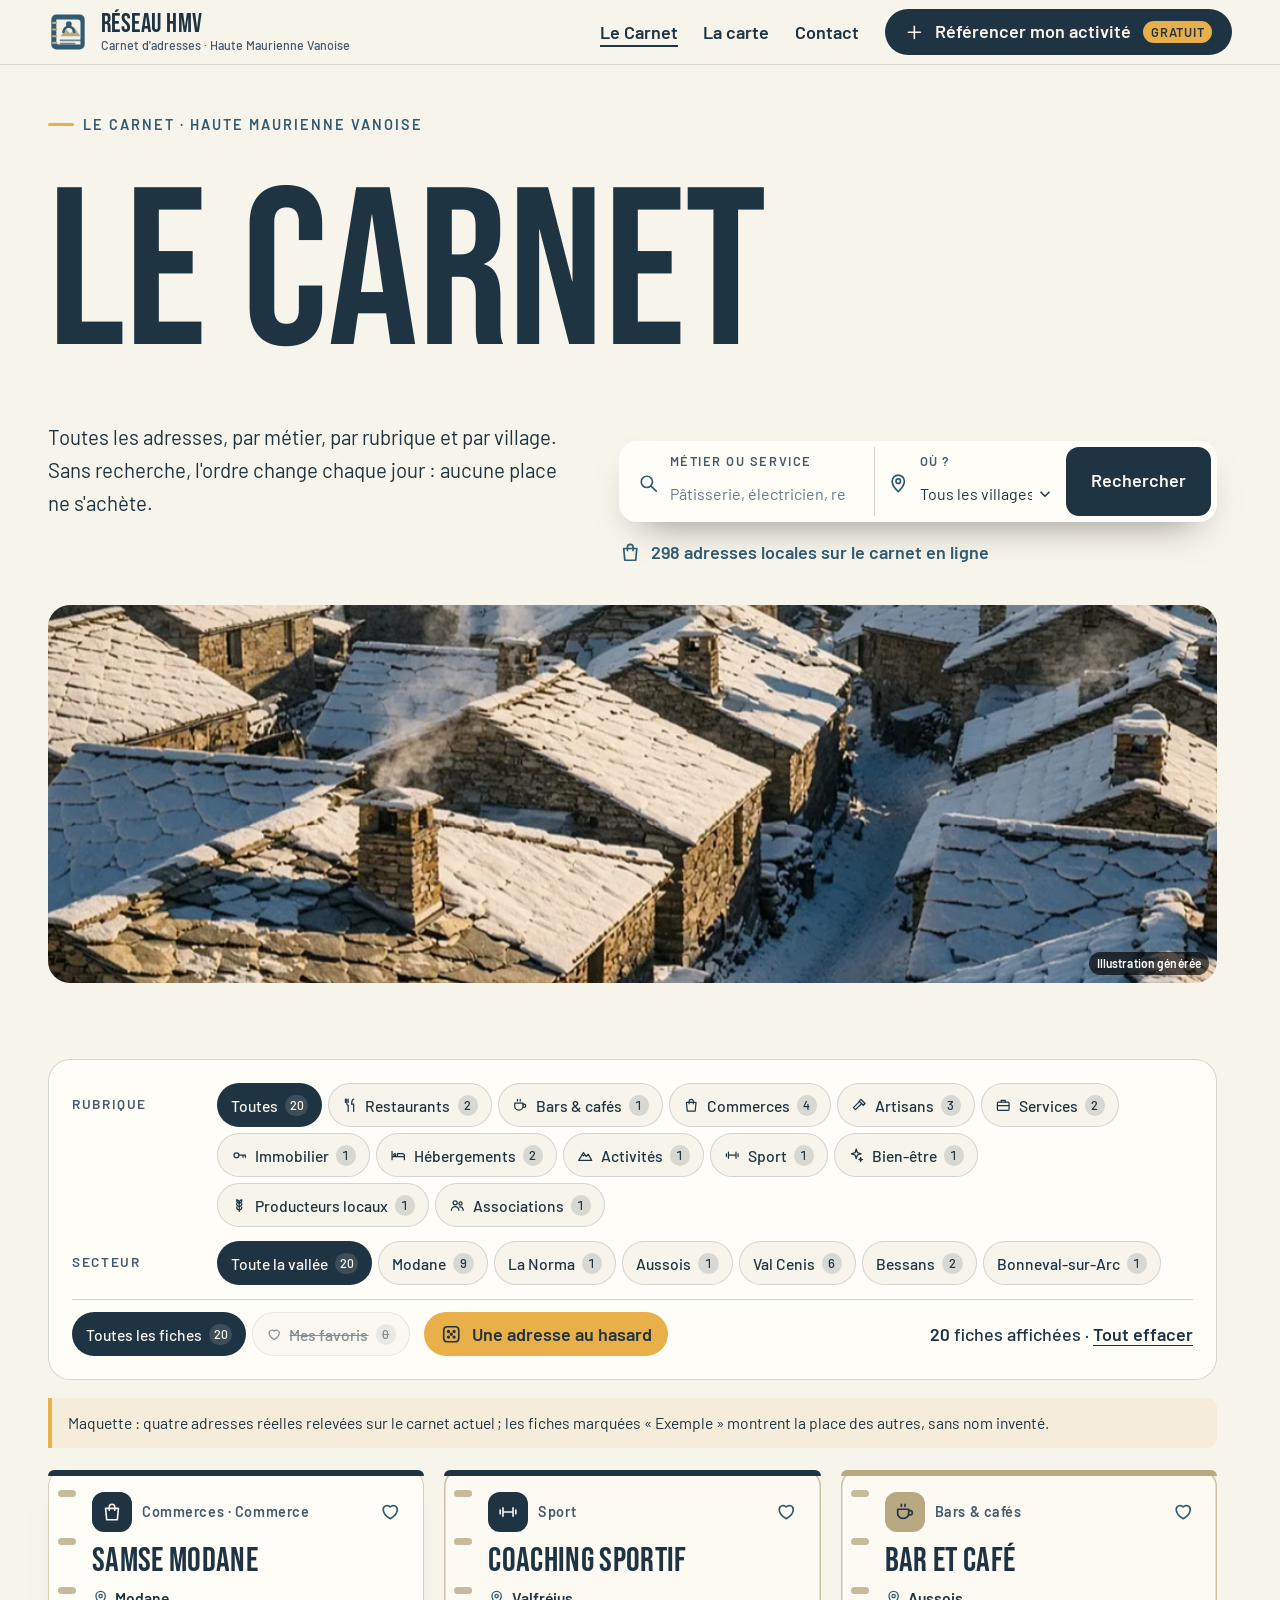
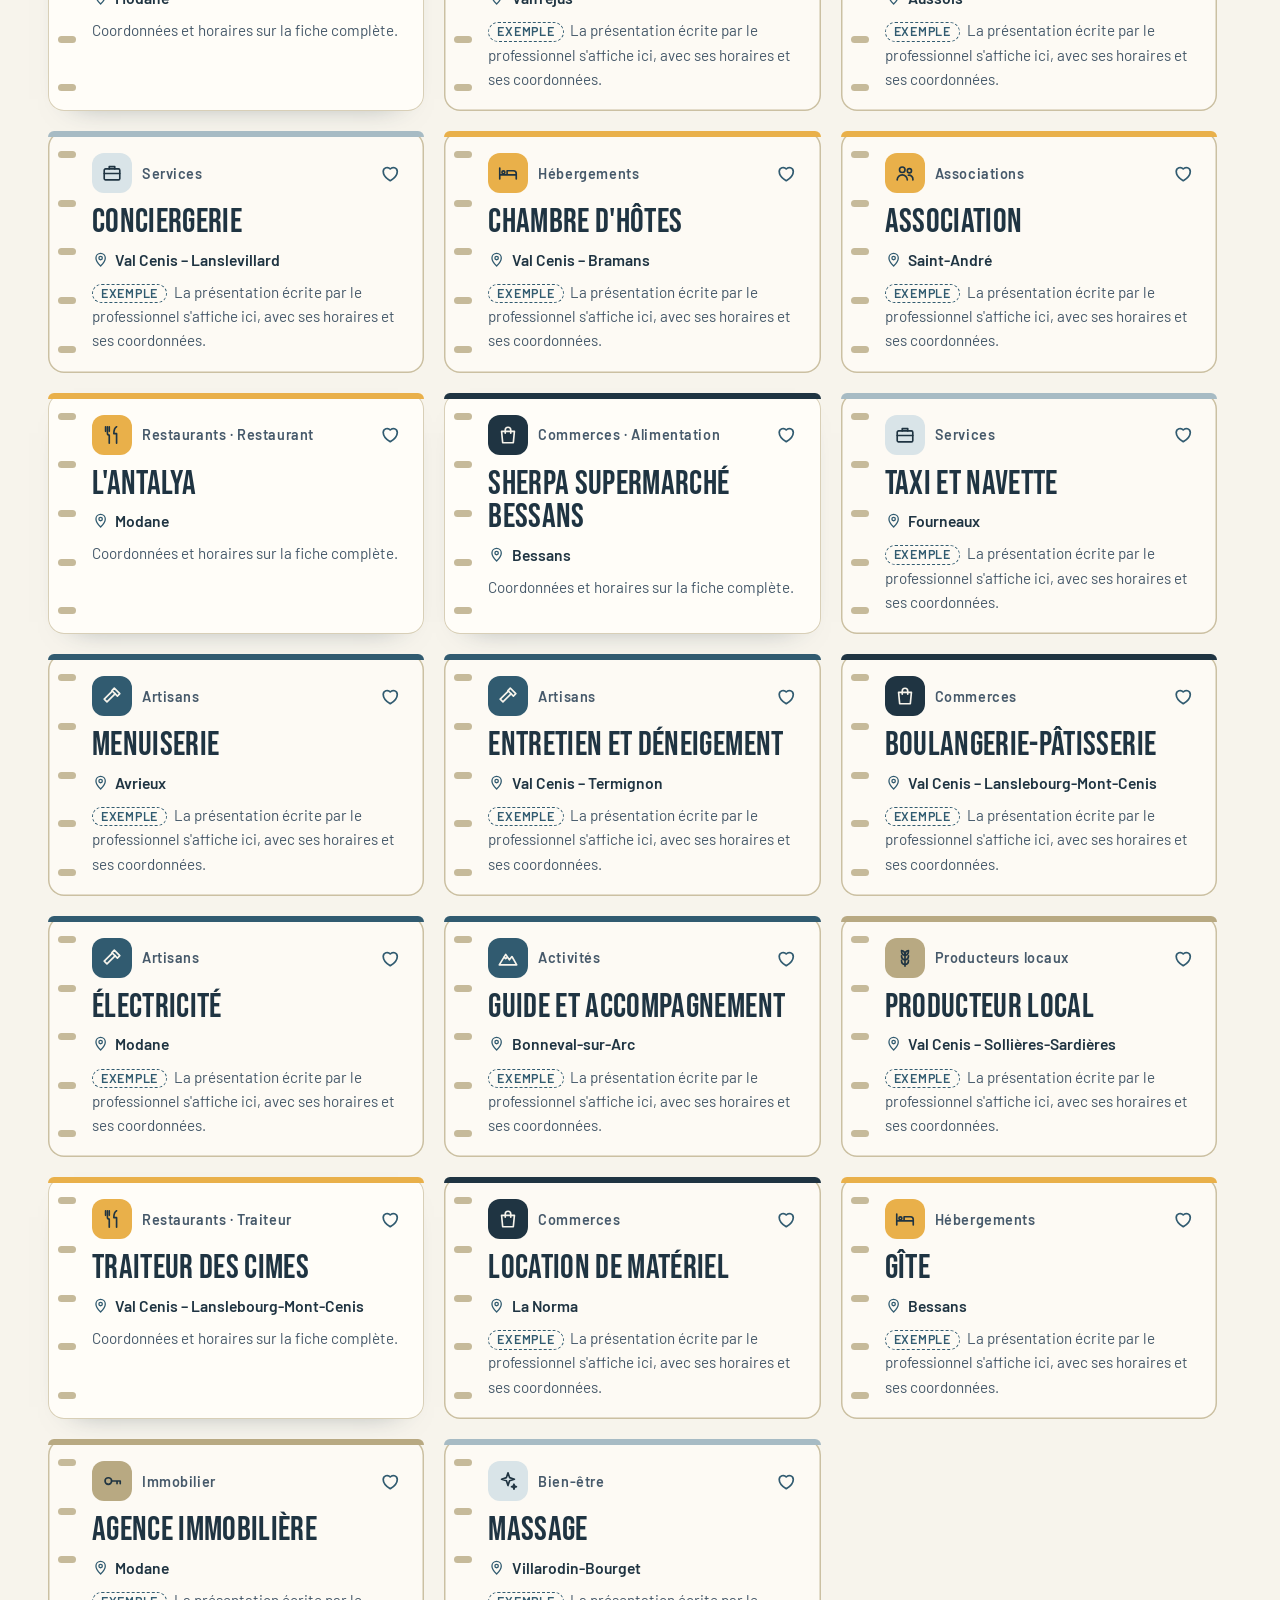
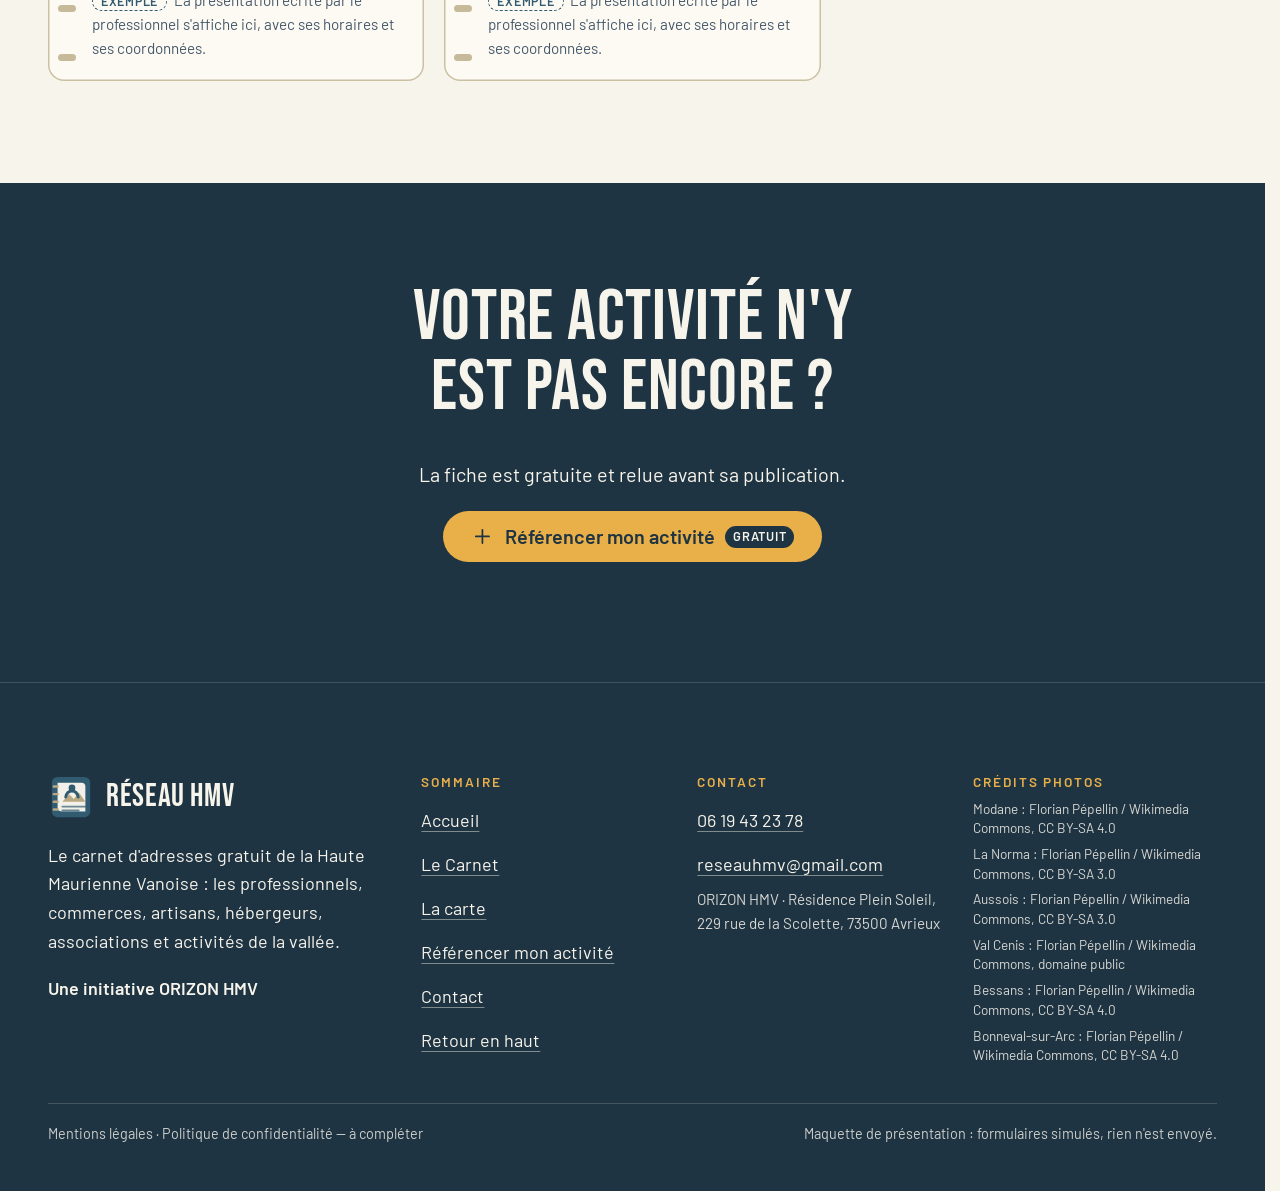
<file: carnet.html>
<!doctype html>
<html lang="fr" data-v="2">
<head>
<meta charset="utf-8">
<meta name="viewport" content="width=device-width, initial-scale=1, viewport-fit=cover">
<title>Le Carnet · Réseau HMV</title>
<meta name="description" content="Cherchez une adresse de la Haute Maurienne Vanoise par métier, par rubrique et par village.">
<meta name="robots" content="noindex, nofollow">
<link rel="canonical" href="https://reseauhmv-maquette.vercel.app/carnet">
<style>:root{--fond:#f7f4ec;--texte:#1f3442;--voile-fond:#1f3442;--ouverture-fond:#1f3442;--menu-fond:#f7f4ec}:root { --entete-h: 72px; --barres-h: 0px; } html { background: var(--fond); color: var(--texte); scrollbar-gutter: stable; } body { margin: 0; background: var(--fond); } html.js:not(.secours):not([data-arrivee="retour"]) [data-anime] { opacity: 0; } html.js:not(.secours):not([data-arrivee="retour"]) [data-anime].vu { opacity: 1; } [data-voile] { position: fixed; inset: 0; z-index: 900; background: var(--voile-fond); transform: translateY(100%); visibility: hidden; pointer-events: none; } html[data-arrivee="voile"]:not(.voile-leve):not(.secours) [data-voile] { transform: none; visibility: visible; } html.secours [data-voile] { visibility: hidden !important; } .ouverture-panneau { position: fixed; inset: 0; z-index: 850; display: none; place-content: center; justify-items: center; background: var(--ouverture-fond, var(--voile-fond)); color: var(--fond); text-align: center; } html.js[data-arrivee="intro"]:not(.secours):not(.intro-finie) .ouverture-panneau { display: grid; } html.defilement-bloque, html.defilement-bloque body, html.js[data-arrivee="intro"]:not(.secours):not(.intro-finie), html.js[data-arrivee="intro"]:not(.secours):not(.intro-finie) body, html[data-arrivee="voile"]:not(.voile-leve):not(.secours), html[data-arrivee="voile"]:not(.voile-leve):not(.secours) body { overflow: hidden; } html.js[data-arrivee="intro"]:not(.secours):not(.intro-finie) { background-color: var(--ouverture-fond, var(--voile-fond)); } html[data-arrivee="voile"]:not(.voile-leve):not(.secours) { background-color: var(--voile-fond); }</style>
<script>(function () {
var d = document.documentElement, ss = null, ls = null;
try { ss = window.sessionStorage; ls = window.localStorage; } catch (e) {}
d.classList.add('js');
var nav = performance.getEntriesByType ? performance.getEntriesByType('navigation')[0] : null;
var type = nav ? nav.type : 'navigate';
var depart = null;
try { depart = JSON.parse(ss.getItem('socle:depart') || 'null'); ss.removeItem('socle:depart'); } catch (e) {}
if (depart && !(Date.now() - depart.t < 15000)) depart = null;
var mode = type === 'back_forward' ? 'retour' : type === 'reload' ? 'intro' : depart ? 'voile' : 'intro';
d.setAttribute('data-arrivee', mode);
if (mode === 'voile' && depart.couleur) d.style.setProperty('--voile-fond', depart.couleur);
if (type === 'reload' && 'scrollRestoration' in history) {
history.scrollRestoration = 'manual';
}
try {
var choisie = ls && ls.getItem('socle:langue');
var langue = (d.lang || '').slice(0, 2);
if (choisie && choisie !== langue && type === 'navigate' && !depart) {
var alt = document.querySelector('link[rel="alternate"][hreflang="' + choisie + '"]');
if (alt) location.replace(new URL(alt.href).pathname + location.search + location.hash);
}
} catch (e) {}
setTimeout(function () { if (!d.classList.contains('demarre')) d.classList.add('secours'); }, 2000);
})();</script>
<link rel="preload" href="/assets/fonts/bebas-neue-400.woff2" as="font" type="font/woff2" crossorigin>
<link rel="preload" href="/assets/fonts/barlow-400.woff2" as="font" type="font/woff2" crossorigin>
<link rel="stylesheet" href="/assets/css/socle.css?v=2">
<link rel="stylesheet" href="/assets/css/site.css?v=2">
<link rel="modulepreload" href="/assets/js/site.js?v=2">
<link rel="modulepreload" href="/assets/js/socle/index.js?v=2">
<script src="/assets/vendor/gsap.min.js" defer></script>
<script src="/assets/vendor/ScrollTrigger.min.js" defer></script>
<script src="/assets/vendor/SplitText.min.js" defer></script>
<script type="module" src="/assets/js/site.js?v=2"></script>
<meta name="theme-color" content="#f7f4ec">
<link rel="icon" href="/assets/images/favicon.svg" type="image/svg+xml">
<link rel="apple-touch-icon" href="/assets/images/apple-touch-icon.png">
<meta property="og:type" content="website">
<meta property="og:site_name" content="Réseau HMV">
<meta property="og:locale" content="fr_FR">
<meta property="og:title" content="Le Carnet · Réseau HMV">
<meta property="og:description" content="Cherchez une adresse de la Haute Maurienne Vanoise par métier, par rubrique et par village.">
<meta property="og:url" content="https://reseauhmv-maquette.vercel.app/carnet">
<meta property="og:image" content="https://reseauhmv-maquette.vercel.app/assets/partage/carnet-fr.jpg">
<meta property="og:image:width" content="1200">
<meta property="og:image:height" content="630">
<meta property="og:image:alt" content="Le Carnet de Réseau HMV : recherche par métier et par village">
<meta name="twitter:card" content="summary_large_image">
<script type="application/ld+json">{"@context":"https://schema.org","@type":"Organization","name":"Réseau HMV","alternateName":"Le Carnet d'Adresses de la Haute Maurienne Vanoise","url":"https://reseauhmv-maquette.vercel.app/","email":"reseauhmv@gmail.com","telephone":"+33619432378","areaServed":"Haute Maurienne Vanoise, Savoie","parentOrganization":{"@type":"Organization","name":"ORIZON HMV","address":{"@type":"PostalAddress","streetAddress":"Résidence Plein Soleil, 229 rue de la Scolette","postalCode":"73500","addressLocality":"Avrieux","addressCountry":"FR"}},"description":"Le carnet d'adresses gratuit de la Haute Maurienne Vanoise : professionnels, commerces, artisans, hébergeurs, associations et activités, de Modane à Bonneval-sur-Arc."}</script>
</head>
<body id="haut">
<div data-voile data-forme="glisse" aria-hidden="true"><span class="anneaux anneaux--voile" aria-hidden="true"><i style="--i:0"></i><i style="--i:1"></i><i style="--i:2"></i><i style="--i:3"></i><i style="--i:4"></i><i style="--i:5"></i><i style="--i:6"></i><i style="--i:7"></i><i style="--i:8"></i><i style="--i:9"></i><i style="--i:10"></i><i style="--i:11"></i><i style="--i:12"></i><i style="--i:13"></i></span><div class="voile-contenu"><svg class="voile-picto" viewBox="0 0 48 48" width="48" height="48" aria-hidden="true" focusable="false">
  <rect class="picto-couv" x="4" y="3" width="40" height="42" rx="6" fill="#315B70"/>
  <path class="picto-page" d="M10 9h25a4 4 0 0 1 4 4v26H14a4 4 0 0 1-4-4V9Z" fill="#F2F0E8"/>
  <path class="picto-anneaux" d="M10 13H6M10 21H6M10 29H6M10 37H6" fill="none" stroke="#B8A982" stroke-width="2.5" stroke-linecap="round"/>
  <path class="picto-mont" d="m15 29 7-8 5 5 5-7 7 10H15Z" fill="#B8A982"/>
  <circle cx="25" cy="14.5" r="3.5" fill="#315B70"/>
  <path d="M18.5 24c.9-4.2 3-6.3 6.5-6.3s5.6 2.1 6.5 6.3" fill="none" stroke="#315B70" stroke-width="3" stroke-linecap="round"/>
  <path d="M15 34h24M15 38h17" fill="none" stroke="#315B70" stroke-width="2" stroke-linecap="round" opacity=".7"/>
</svg><span data-voile-libelle>Le Carnet</span></div></div>
<div class="ouverture-panneau" data-ouverture aria-hidden="true">
  <span class="anneaux anneaux--couverture" aria-hidden="true"><i style="--i:0"></i><i style="--i:1"></i><i style="--i:2"></i><i style="--i:3"></i><i style="--i:4"></i><i style="--i:5"></i><i style="--i:6"></i><i style="--i:7"></i><i style="--i:8"></i></span>
  <span class="ouverture-objet" data-ouverture-objet><svg class="ouverture-picto" viewBox="0 0 48 48" width="48" height="48" aria-hidden="true" focusable="false">
  <rect class="picto-couv" x="4" y="3" width="40" height="42" rx="6" fill="#315B70"/>
  <path class="picto-page" d="M10 9h25a4 4 0 0 1 4 4v26H14a4 4 0 0 1-4-4V9Z" fill="#F2F0E8"/>
  <path class="picto-anneaux" d="M10 13H6M10 21H6M10 29H6M10 37H6" fill="none" stroke="#B8A982" stroke-width="2.5" stroke-linecap="round"/>
  <path class="picto-mont" d="m15 29 7-8 5 5 5-7 7 10H15Z" fill="#B8A982"/>
  <circle cx="25" cy="14.5" r="3.5" fill="#315B70"/>
  <path d="M18.5 24c.9-4.2 3-6.3 6.5-6.3s5.6 2.1 6.5 6.3" fill="none" stroke="#315B70" stroke-width="3" stroke-linecap="round"/>
  <path d="M15 34h24M15 38h17" fill="none" stroke="#315B70" stroke-width="2" stroke-linecap="round" opacity=".7"/>
</svg></span>
  <p class="ouverture-nom">Réseau HMV</p>
  <span class="ouverture-trait"></span>
  <p class="ouverture-ligne">Le carnet d&#39;adresses de la Haute Maurienne Vanoise</p>
</div>
<a class="evitement" href="#contenu">Aller au contenu</a>
<header data-entete>
  <div class="entete-rangee">
    <a class="entete-logo" href="/" data-libelle="Accueil">
      <svg class="entete-picto" viewBox="0 0 48 48" width="48" height="48" aria-hidden="true" focusable="false">
  <rect class="picto-couv" x="4" y="3" width="40" height="42" rx="6" fill="#315B70"/>
  <path class="picto-page" d="M10 9h25a4 4 0 0 1 4 4v26H14a4 4 0 0 1-4-4V9Z" fill="#F2F0E8"/>
  <path class="picto-anneaux" d="M10 13H6M10 21H6M10 29H6M10 37H6" fill="none" stroke="#B8A982" stroke-width="2.5" stroke-linecap="round"/>
  <path class="picto-mont" d="m15 29 7-8 5 5 5-7 7 10H15Z" fill="#B8A982"/>
  <circle cx="25" cy="14.5" r="3.5" fill="#315B70"/>
  <path d="M18.5 24c.9-4.2 3-6.3 6.5-6.3s5.6 2.1 6.5 6.3" fill="none" stroke="#315B70" stroke-width="3" stroke-linecap="round"/>
  <path d="M15 34h24M15 38h17" fill="none" stroke="#315B70" stroke-width="2" stroke-linecap="round" opacity=".7"/>
</svg><span class="entete-nom"><b>Réseau HMV</b><small>Carnet d&#39;adresses · Haute Maurienne Vanoise</small></span>
    </a>
    <nav data-nav aria-label="Navigation principale">
      <ul><li><a href="/carnet" data-libelle="Le Carnet" aria-current="page">Le Carnet</a></li><li><a href="/carte" data-libelle="La carte">La carte</a></li><li><a href="/contact" data-libelle="Contact">Contact</a></li></ul>
    </nav>
    <div class="entete-actions">
      <a class="bouton bouton--nuit entete-action" href="/referencer" data-libelle="Référencer mon activité"><svg class="icone" viewBox="0 0 24 24" width="24" height="24" fill="none" stroke="currentColor" stroke-width="1.8" stroke-linecap="round" stroke-linejoin="round" aria-hidden="true" focusable="false"><path d="M12 5v14M5 12h14"/></svg><span>Référencer mon activité</span><em class="pastille">Gratuit</em></a>
      <button type="button" data-menu-bouton aria-controls="menu" aria-expanded="false" data-libelle-ouvrir="Menu" data-libelle-fermer="Fermer"><span data-libelle-bouton>Menu</span></button>
      <a class="menu-sansjs" href="#menu" data-menu-lien>Menu</a>
    </div>
  </div>
</header>
<script>/* Avant le premier affichage : rangées de la navigation (même règle que ajusterNav dans assets/js/socle/entete.js)
   et hauteur réelle de l'en-tête, pour que rien ne saute quand le JavaScript du site prend la main. */
(function () {
  var h = document.documentElement, u = document.querySelector('[data-nav] ul'), e = document.querySelector('[data-entete]');
  if (u) {
    var deborde = function () { return u.scrollWidth > u.clientWidth + 1; }, c = deborde();
    if (c && window.matchMedia('(min-width: 900px)').matches) {
      h.classList.add('nav-deux-rangees'); c = deborde();
      if (c) { h.classList.add('nav-deux-lignes'); var a = u.querySelector('a'); c = !a || u.getBoundingClientRect().height > a.getBoundingClientRect().height * 2.5; }
      if (c) h.classList.remove('nav-deux-rangees', 'nav-deux-lignes');
    }
    if (c) h.classList.add('nav-compacte');
  }
  if (e) h.style.setProperty('--entete-h', Math.round(e.getBoundingClientRect().height) + 'px');
})();</script>
<span id="menu-ferme" aria-hidden="true"></span>
<div id="menu" data-menu role="dialog" aria-modal="true" aria-label="Menu">
  <p class="menu-sansjs-fermer"><a href="#menu-ferme">Fermer</a></p>
  <ul><li style="--i:0"><a href="/" class="menu-lien" data-libelle="Accueil">Accueil</a></li><li style="--i:1"><a href="/carnet" class="menu-lien" data-libelle="Le Carnet" aria-current="page">Le Carnet</a></li><li style="--i:2"><a href="/carte" class="menu-lien" data-libelle="La carte">La carte</a></li><li style="--i:3"><a href="/referencer" class="menu-lien" data-libelle="Référencer mon activité">Référencer mon activité</a></li><li style="--i:4"><a href="/contact" class="menu-lien" data-libelle="Contact">Contact</a></li></ul>
  <p class="menu-contact"><a href="tel:+33619432378"><svg class="icone" viewBox="0 0 24 24" width="24" height="24" fill="none" stroke="currentColor" stroke-width="1.8" stroke-linecap="round" stroke-linejoin="round" aria-hidden="true" focusable="false"><path d="M6.5 3.5h3l1.5 4-2 1.3a10.5 10.5 0 0 0 6.2 6.2l1.3-2 4 1.5v3a2 2 0 0 1-2.2 2A16.5 16.5 0 0 1 4.5 5.7a2 2 0 0 1 2-2.2z"/></svg>06 19 43 23 78</a><a href="mailto:reseauhmv@gmail.com"><svg class="icone" viewBox="0 0 24 24" width="24" height="24" fill="none" stroke="currentColor" stroke-width="1.8" stroke-linecap="round" stroke-linejoin="round" aria-hidden="true" focusable="false"><rect x="3.5" y="5.5" width="17" height="13" rx="1.5"/><path d="m4 6.5 8 6.5 8-6.5"/></svg>reseauhmv@gmail.com</a></p>
</div>
<main id="contenu" tabindex="-1">
<section class="tete-carnet" id="debut">
  <div class="conteneur tete-carnet-grille">
    <p class="surtitre">Le carnet · Haute Maurienne Vanoise</p>
    <h1 class="geant" data-anime="lettres">Le carnet</h1>
    <div class="tete-carnet-texte">
      <p>Toutes les adresses, par métier, par rubrique et par village. Sans recherche, l&#39;ordre change chaque jour : aucune place ne s&#39;achète.</p>
    </div>
    <div class="tete-carnet-recherche"><form class="recherche recherche--carnet" action="/carnet" method="get" role="search" data-iris-centre data-recherche>
  <label class="recherche-champ"><svg class="icone" viewBox="0 0 24 24" width="24" height="24" fill="none" stroke="currentColor" stroke-width="1.8" stroke-linecap="round" stroke-linejoin="round" aria-hidden="true" focusable="false"><circle cx="10.5" cy="10.5" r="6"/><path d="m15 15 5.5 5.5"/></svg><span class="recherche-lib">Métier ou service</span><input type="search" name="q" placeholder="Pâtisserie, électricien, restaurant, Modane…" autocomplete="off" enterkeyhint="search"></label>
  <label class="recherche-champ recherche-champ--ou"><svg class="icone" viewBox="0 0 24 24" width="24" height="24" fill="none" stroke="currentColor" stroke-width="1.8" stroke-linecap="round" stroke-linejoin="round" aria-hidden="true" focusable="false"><path d="M12 21s-6.5-6.2-6.5-11.2a6.5 6.5 0 0 1 13 0C18.5 14.8 12 21 12 21z"/><circle cx="12" cy="9.8" r="2.4"/></svg><span class="recherche-lib">Où ?</span><select name="village"><option value="">Tous les villages</option><option value="Saint-André">Saint-André</option><option value="Le Freney">Le Freney</option><option value="Fourneaux">Fourneaux</option><option value="Modane">Modane</option><option value="Valfréjus">Valfréjus</option><option value="Villarodin-Bourget">Villarodin-Bourget</option><option value="La Norma">La Norma</option><option value="Avrieux">Avrieux</option><option value="Aussois">Aussois</option><option value="Bramans">Bramans</option><option value="Sollières-Sardières">Sollières-Sardières</option><option value="Termignon">Termignon</option><option value="Lanslebourg-Mont-Cenis">Lanslebourg-Mont-Cenis</option><option value="Lanslevillard">Lanslevillard</option><option value="Bessans">Bessans</option><option value="Bonneval-sur-Arc">Bonneval-sur-Arc</option></select></label>
  <button type="submit" class="bouton bouton--nuit" data-action-principale>Rechercher</button>
</form></div>
    <p class="tete-carnet-info" data-info-cle><svg class="icone" viewBox="0 0 24 24" width="24" height="24" fill="none" stroke="currentColor" stroke-width="1.8" stroke-linecap="round" stroke-linejoin="round" aria-hidden="true" focusable="false"><path d="M5 8h14l-1.2 12.5H6.2z"/><path d="M9 10V6.5a3 3 0 0 1 6 0V10"/></svg><span>298 adresses locales sur le carnet en ligne</span></p>
  </div>
  <figure class="media bandeau-media" data-grok data-fx="parallaxe" data-fx-force="12" style="--cadrage:50% 50%">
  <picture>
    <img src="/assets/images/grok/carnet-toits-1280.webp" srcset="/assets/images/grok/carnet-toits-640.webp 640w, /assets/images/grok/carnet-toits-1280.webp 1280w, /assets/images/grok/carnet-toits-1920.webp 1920w" sizes="100vw" alt="Toits de lauze enneigés d&#39;un village de montagne vus d&#39;en haut" width="1280" height="549" fetchpriority="high" loading="eager" decoding="async">
  </picture><figcaption class="mention-ia">Illustration générée</figcaption>
</figure>
</section>
<section class="cff resultats" id="resultats" data-module="catalogue-filtres-flip">
  <div class="conteneur">
    <div class="filtres" data-filtres data-effet="fiches">
      <div class="filtres-groupe">
        <p class="filtres-lib" id="lib-rubrique">Rubrique</p>
        <div class="filtres-puces" role="group" aria-labelledby="lib-rubrique" data-filtre-groupe="rubrique">
          <button type="button" data-valeur="tout" aria-pressed="true">Toutes</button>
          <button type="button" data-valeur="restaurants" aria-pressed="false"><svg class="icone" viewBox="0 0 24 24" width="24" height="24" fill="none" stroke="currentColor" stroke-width="1.8" stroke-linecap="round" stroke-linejoin="round" aria-hidden="true" focusable="false"><path d="M7 3v7a2 2 0 0 0 2 2v9"/><path d="M5 3v5M9 3v5"/><path d="M17 3c-2.2 1.2-3 4.2-3 7.5h3V21"/></svg>Restaurants</button><button type="button" data-valeur="bars-cafes" aria-pressed="false"><svg class="icone" viewBox="0 0 24 24" width="24" height="24" fill="none" stroke="currentColor" stroke-width="1.8" stroke-linecap="round" stroke-linejoin="round" aria-hidden="true" focusable="false"><path d="M4 9h12v4.5A5.5 5.5 0 0 1 10.5 19h-1A5.5 5.5 0 0 1 4 13.5z"/><path d="M16 10.5h1.6a2.4 2.4 0 0 1 0 4.8H16"/><path d="M8 3.5v2.5M12 3.5v2.5"/></svg>Bars &amp; cafés</button><button type="button" data-valeur="commerces" aria-pressed="false"><svg class="icone" viewBox="0 0 24 24" width="24" height="24" fill="none" stroke="currentColor" stroke-width="1.8" stroke-linecap="round" stroke-linejoin="round" aria-hidden="true" focusable="false"><path d="M5 8h14l-1.2 12.5H6.2z"/><path d="M9 10V6.5a3 3 0 0 1 6 0V10"/></svg>Commerces</button><button type="button" data-valeur="artisans" aria-pressed="false"><svg class="icone" viewBox="0 0 24 24" width="24" height="24" fill="none" stroke="currentColor" stroke-width="1.8" stroke-linecap="round" stroke-linejoin="round" aria-hidden="true" focusable="false"><path d="m14.5 3.5 6 6-2.6 2.6-6-6z"/><path d="M12.6 6.4 3.5 15.5l3 3 9.1-9.1"/></svg>Artisans</button><button type="button" data-valeur="services" aria-pressed="false"><svg class="icone" viewBox="0 0 24 24" width="24" height="24" fill="none" stroke="currentColor" stroke-width="1.8" stroke-linecap="round" stroke-linejoin="round" aria-hidden="true" focusable="false"><rect x="3.5" y="7.5" width="17" height="12" rx="1.5"/><path d="M9 7.5V5h6v2.5M3.5 12.5h17"/></svg>Services</button><button type="button" data-valeur="immobilier" aria-pressed="false"><svg class="icone" viewBox="0 0 24 24" width="24" height="24" fill="none" stroke="currentColor" stroke-width="1.8" stroke-linecap="round" stroke-linejoin="round" aria-hidden="true" focusable="false"><circle cx="8" cy="12" r="3.6"/><path d="M11.6 12H21v3M17.5 12v3"/></svg>Immobilier</button><button type="button" data-valeur="hebergements" aria-pressed="false"><svg class="icone" viewBox="0 0 24 24" width="24" height="24" fill="none" stroke="currentColor" stroke-width="1.8" stroke-linecap="round" stroke-linejoin="round" aria-hidden="true" focusable="false"><path d="M3 18.5V6.5M3 14h18v4.5M21 14v-1.5A3 3 0 0 0 18 9.5h-7V14"/><circle cx="7" cy="11.2" r="1.6"/></svg>Hébergements</button><button type="button" data-valeur="activites" aria-pressed="false"><svg class="icone" viewBox="0 0 24 24" width="24" height="24" fill="none" stroke="currentColor" stroke-width="1.8" stroke-linecap="round" stroke-linejoin="round" aria-hidden="true" focusable="false"><path d="m2.5 19.5 7-11.5 4 6 2.8-3.6 5.2 9.1z"/><path d="m7.6 11.2 1.9 1.6 1.7-1.4"/></svg>Activités</button><button type="button" data-valeur="sport" aria-pressed="false"><svg class="icone" viewBox="0 0 24 24" width="24" height="24" fill="none" stroke="currentColor" stroke-width="1.8" stroke-linecap="round" stroke-linejoin="round" aria-hidden="true" focusable="false"><path d="M6.5 7.5v9M17.5 7.5v9M3.5 10v4M20.5 10v4M6.5 12h11"/></svg>Sport</button><button type="button" data-valeur="bien-etre" aria-pressed="false"><svg class="icone" viewBox="0 0 24 24" width="24" height="24" fill="none" stroke="currentColor" stroke-width="1.8" stroke-linecap="round" stroke-linejoin="round" aria-hidden="true" focusable="false"><path d="m12 3 1.7 5.3L19 10l-5.3 1.7L12 17l-1.7-5.3L5 10l5.3-1.7z"/><path d="m18.5 15.5.7 2 2 .7-2 .7-.7 2-.7-2-2-.7 2-.7z"/></svg>Bien-être</button><button type="button" data-valeur="producteurs" aria-pressed="false"><svg class="icone" viewBox="0 0 24 24" width="24" height="24" fill="none" stroke="currentColor" stroke-width="1.8" stroke-linecap="round" stroke-linejoin="round" aria-hidden="true" focusable="false"><path d="M12 21V9"/><path d="M12 9c-2.6-.2-3.8-2-3.8-5 2.6.2 3.8 2 3.8 5zM12 9c2.6-.2 3.8-2 3.8-5-2.6.2-3.8 2-3.8 5z"/><path d="M12 14c-2.6-.2-3.8-2-3.8-4.4M12 14c2.6-.2 3.8-2 3.8-4.4M12 19c-2.6-.2-3.8-2-3.8-4.4M12 19c2.6-.2 3.8-2 3.8-4.4"/></svg>Producteurs locaux</button><button type="button" data-valeur="associations" aria-pressed="false"><svg class="icone" viewBox="0 0 24 24" width="24" height="24" fill="none" stroke="currentColor" stroke-width="1.8" stroke-linecap="round" stroke-linejoin="round" aria-hidden="true" focusable="false"><circle cx="9" cy="8.5" r="3"/><path d="M3.5 19.5a5.5 5.5 0 0 1 11 0"/><circle cx="16.8" cy="9.5" r="2.3"/><path d="M15.6 14.4a4.5 4.5 0 0 1 5 5.1"/></svg>Associations</button>
        </div>
      </div>
      <div class="filtres-groupe">
        <p class="filtres-lib" id="lib-secteur">Secteur</p>
        <div class="filtres-puces" role="group" aria-labelledby="lib-secteur" data-filtre-groupe="secteur">
          <button type="button" data-valeur="tout" aria-pressed="true">Toute la vallée</button>
          <button type="button" data-valeur="modane" aria-pressed="false">Modane</button><button type="button" data-valeur="la-norma" aria-pressed="false">La Norma</button><button type="button" data-valeur="aussois" aria-pressed="false">Aussois</button><button type="button" data-valeur="val-cenis" aria-pressed="false">Val Cenis</button><button type="button" data-valeur="bessans" aria-pressed="false">Bessans</button><button type="button" data-valeur="bonneval-sur-arc" aria-pressed="false">Bonneval-sur-Arc</button>
        </div>
      </div>
      <div class="filtres-bas">
        <div class="filtres-puces filtres-puces--favoris" role="group" aria-label="Mes favoris" data-filtre-groupe="favori">
          <button type="button" data-valeur="tout" aria-pressed="true">Toutes les fiches</button>
          <button type="button" data-valeur="oui" aria-pressed="false"><svg class="icone" viewBox="0 0 24 24" width="24" height="24" fill="none" stroke="currentColor" stroke-width="1.8" stroke-linecap="round" stroke-linejoin="round" aria-hidden="true" focusable="false"><path d="M12 20s-7.5-4.6-7.5-10A4.3 4.3 0 0 1 12 7.4 4.3 4.3 0 0 1 19.5 10c0 5.4-7.5 10-7.5 10z"/></svg>Mes favoris</button>
        </div>
        <button type="button" class="filtres-hasard" data-hasard data-annonce="Adresse tirée au hasard : {nom}."><svg class="icone" viewBox="0 0 24 24" width="24" height="24" fill="none" stroke="currentColor" stroke-width="1.8" stroke-linecap="round" stroke-linejoin="round" aria-hidden="true" focusable="false"><rect x="4" y="4" width="16" height="16" rx="3.5"/><circle cx="9" cy="9" r=".9"/><circle cx="15" cy="9" r=".9"/><circle cx="12" cy="12" r=".9"/><circle cx="9" cy="15" r=".9"/><circle cx="15" cy="15" r=".9"/></svg><span>Une adresse au hasard</span></button>
        <p class="filtres-compte" aria-live="polite"><b data-compte>20</b> <span data-compte-mot>fiches</span> affichées · <button type="button" class="lien" data-reinit>Tout effacer</button></p>
      </div>
    </div>
    <p class="visuellement-cache" aria-live="polite" data-hasard-annonce></p>
    <h2 class="visuellement-cache">Fiches du carnet</h2>
    <p class="note-maquette">Maquette : quatre adresses réelles relevées sur le carnet actuel ; les fiches marquées « Exemple » montrent la place des autres, sans nom inventé.</p>
    <div class="cff__grille grille-fiches" data-grille>
      <article class="cff__fiche fiche teinte-moutarde" id="fiche-antalya" data-rubrique="restaurants" data-secteur="modane" data-village="Modane" data-favori="non" data-mots="l&#39;antalya restaurant restaurants modane modane" data-id="antalya">
  <span class="anneaux anneaux--fiche" aria-hidden="true"><i style="--i:0"></i><i style="--i:1"></i><i style="--i:2"></i><i style="--i:3"></i><i style="--i:4"></i></span>
  <div class="fiche-tete">
    <span class="fiche-icone teinte-moutarde"><svg class="icone" viewBox="0 0 24 24" width="24" height="24" fill="none" stroke="currentColor" stroke-width="1.8" stroke-linecap="round" stroke-linejoin="round" aria-hidden="true" focusable="false"><path d="M7 3v7a2 2 0 0 0 2 2v9"/><path d="M5 3v5M9 3v5"/><path d="M17 3c-2.2 1.2-3 4.2-3 7.5h3V21"/></svg></span>
    <span class="fiche-rubrique">Restaurants · Restaurant</span>
    <button type="button" class="fiche-coeur" aria-pressed="false" aria-label="Ajouter L&#39;Antalya aux favoris" data-favori-bouton="antalya"><svg class="icone" viewBox="0 0 24 24" width="24" height="24" fill="none" stroke="currentColor" stroke-width="1.8" stroke-linecap="round" stroke-linejoin="round" aria-hidden="true" focusable="false"><path d="M12 20s-7.5-4.6-7.5-10A4.3 4.3 0 0 1 12 7.4 4.3 4.3 0 0 1 19.5 10c0 5.4-7.5 10-7.5 10z"/></svg></button>
  </div>
  <h3 class="fiche-nom">L&#39;Antalya</h3>
  <p class="fiche-lieu"><svg class="icone" viewBox="0 0 24 24" width="24" height="24" fill="none" stroke="currentColor" stroke-width="1.8" stroke-linecap="round" stroke-linejoin="round" aria-hidden="true" focusable="false"><path d="M12 21s-6.5-6.2-6.5-11.2a6.5 6.5 0 0 1 13 0C18.5 14.8 12 21 12 21z"/><circle cx="12" cy="9.8" r="2.4"/></svg><span>Modane</span></p>
  <p class="fiche-note">Coordonnées et horaires sur la fiche complète.</p>
</article><article class="cff__fiche fiche teinte-moutarde" id="fiche-traiteur-des-cimes" data-rubrique="restaurants" data-secteur="val-cenis" data-village="Lanslebourg-Mont-Cenis" data-favori="non" data-mots="traiteur des cimes traiteur restaurants lanslebourg-mont-cenis val cenis – lanslebourg-mont-cenis val cenis" data-id="traiteur-des-cimes">
  <span class="anneaux anneaux--fiche" aria-hidden="true"><i style="--i:0"></i><i style="--i:1"></i><i style="--i:2"></i><i style="--i:3"></i><i style="--i:4"></i></span>
  <div class="fiche-tete">
    <span class="fiche-icone teinte-moutarde"><svg class="icone" viewBox="0 0 24 24" width="24" height="24" fill="none" stroke="currentColor" stroke-width="1.8" stroke-linecap="round" stroke-linejoin="round" aria-hidden="true" focusable="false"><path d="M7 3v7a2 2 0 0 0 2 2v9"/><path d="M5 3v5M9 3v5"/><path d="M17 3c-2.2 1.2-3 4.2-3 7.5h3V21"/></svg></span>
    <span class="fiche-rubrique">Restaurants · Traiteur</span>
    <button type="button" class="fiche-coeur" aria-pressed="false" aria-label="Ajouter Traiteur des Cimes aux favoris" data-favori-bouton="traiteur-des-cimes"><svg class="icone" viewBox="0 0 24 24" width="24" height="24" fill="none" stroke="currentColor" stroke-width="1.8" stroke-linecap="round" stroke-linejoin="round" aria-hidden="true" focusable="false"><path d="M12 20s-7.5-4.6-7.5-10A4.3 4.3 0 0 1 12 7.4 4.3 4.3 0 0 1 19.5 10c0 5.4-7.5 10-7.5 10z"/></svg></button>
  </div>
  <h3 class="fiche-nom">Traiteur des Cimes</h3>
  <p class="fiche-lieu"><svg class="icone" viewBox="0 0 24 24" width="24" height="24" fill="none" stroke="currentColor" stroke-width="1.8" stroke-linecap="round" stroke-linejoin="round" aria-hidden="true" focusable="false"><path d="M12 21s-6.5-6.2-6.5-11.2a6.5 6.5 0 0 1 13 0C18.5 14.8 12 21 12 21z"/><circle cx="12" cy="9.8" r="2.4"/></svg><span>Val Cenis – Lanslebourg-Mont-Cenis</span></p>
  <p class="fiche-note">Coordonnées et horaires sur la fiche complète.</p>
</article><article class="cff__fiche fiche teinte-nuit" id="fiche-samse-modane" data-rubrique="commerces" data-secteur="modane" data-village="Modane" data-favori="non" data-mots="samse modane commerce commerces modane modane" data-id="samse-modane">
  <span class="anneaux anneaux--fiche" aria-hidden="true"><i style="--i:0"></i><i style="--i:1"></i><i style="--i:2"></i><i style="--i:3"></i><i style="--i:4"></i></span>
  <div class="fiche-tete">
    <span class="fiche-icone teinte-nuit"><svg class="icone" viewBox="0 0 24 24" width="24" height="24" fill="none" stroke="currentColor" stroke-width="1.8" stroke-linecap="round" stroke-linejoin="round" aria-hidden="true" focusable="false"><path d="M5 8h14l-1.2 12.5H6.2z"/><path d="M9 10V6.5a3 3 0 0 1 6 0V10"/></svg></span>
    <span class="fiche-rubrique">Commerces · Commerce</span>
    <button type="button" class="fiche-coeur" aria-pressed="false" aria-label="Ajouter Samse Modane aux favoris" data-favori-bouton="samse-modane"><svg class="icone" viewBox="0 0 24 24" width="24" height="24" fill="none" stroke="currentColor" stroke-width="1.8" stroke-linecap="round" stroke-linejoin="round" aria-hidden="true" focusable="false"><path d="M12 20s-7.5-4.6-7.5-10A4.3 4.3 0 0 1 12 7.4 4.3 4.3 0 0 1 19.5 10c0 5.4-7.5 10-7.5 10z"/></svg></button>
  </div>
  <h3 class="fiche-nom">Samse Modane</h3>
  <p class="fiche-lieu"><svg class="icone" viewBox="0 0 24 24" width="24" height="24" fill="none" stroke="currentColor" stroke-width="1.8" stroke-linecap="round" stroke-linejoin="round" aria-hidden="true" focusable="false"><path d="M12 21s-6.5-6.2-6.5-11.2a6.5 6.5 0 0 1 13 0C18.5 14.8 12 21 12 21z"/><circle cx="12" cy="9.8" r="2.4"/></svg><span>Modane</span></p>
  <p class="fiche-note">Coordonnées et horaires sur la fiche complète.</p>
</article><article class="cff__fiche fiche teinte-nuit" id="fiche-sherpa-bessans" data-rubrique="commerces" data-secteur="bessans" data-village="Bessans" data-favori="non" data-mots="sherpa supermarche bessans alimentation commerces bessans bessans" data-id="sherpa-bessans">
  <span class="anneaux anneaux--fiche" aria-hidden="true"><i style="--i:0"></i><i style="--i:1"></i><i style="--i:2"></i><i style="--i:3"></i><i style="--i:4"></i></span>
  <div class="fiche-tete">
    <span class="fiche-icone teinte-nuit"><svg class="icone" viewBox="0 0 24 24" width="24" height="24" fill="none" stroke="currentColor" stroke-width="1.8" stroke-linecap="round" stroke-linejoin="round" aria-hidden="true" focusable="false"><path d="M5 8h14l-1.2 12.5H6.2z"/><path d="M9 10V6.5a3 3 0 0 1 6 0V10"/></svg></span>
    <span class="fiche-rubrique">Commerces · Alimentation</span>
    <button type="button" class="fiche-coeur" aria-pressed="false" aria-label="Ajouter Sherpa Supermarché Bessans aux favoris" data-favori-bouton="sherpa-bessans"><svg class="icone" viewBox="0 0 24 24" width="24" height="24" fill="none" stroke="currentColor" stroke-width="1.8" stroke-linecap="round" stroke-linejoin="round" aria-hidden="true" focusable="false"><path d="M12 20s-7.5-4.6-7.5-10A4.3 4.3 0 0 1 12 7.4 4.3 4.3 0 0 1 19.5 10c0 5.4-7.5 10-7.5 10z"/></svg></button>
  </div>
  <h3 class="fiche-nom">Sherpa Supermarché Bessans</h3>
  <p class="fiche-lieu"><svg class="icone" viewBox="0 0 24 24" width="24" height="24" fill="none" stroke="currentColor" stroke-width="1.8" stroke-linecap="round" stroke-linejoin="round" aria-hidden="true" focusable="false"><path d="M12 21s-6.5-6.2-6.5-11.2a6.5 6.5 0 0 1 13 0C18.5 14.8 12 21 12 21z"/><circle cx="12" cy="9.8" r="2.4"/></svg><span>Bessans</span></p>
  <p class="fiche-note">Coordonnées et horaires sur la fiche complète.</p>
</article><article class="cff__fiche fiche teinte-nuit fiche--exemple" id="fiche-ex-boulangerie" data-rubrique="commerces" data-secteur="val-cenis" data-village="Lanslebourg-Mont-Cenis" data-favori="non" data-mots="boulangerie-patisserie commerces lanslebourg-mont-cenis val cenis – lanslebourg-mont-cenis val cenis" data-id="ex-boulangerie">
  <span class="anneaux anneaux--fiche" aria-hidden="true"><i style="--i:0"></i><i style="--i:1"></i><i style="--i:2"></i><i style="--i:3"></i><i style="--i:4"></i></span>
  <div class="fiche-tete">
    <span class="fiche-icone teinte-nuit"><svg class="icone" viewBox="0 0 24 24" width="24" height="24" fill="none" stroke="currentColor" stroke-width="1.8" stroke-linecap="round" stroke-linejoin="round" aria-hidden="true" focusable="false"><path d="M5 8h14l-1.2 12.5H6.2z"/><path d="M9 10V6.5a3 3 0 0 1 6 0V10"/></svg></span>
    <span class="fiche-rubrique">Commerces</span>
    <button type="button" class="fiche-coeur" aria-pressed="false" aria-label="Ajouter Boulangerie-pâtisserie aux favoris" data-favori-bouton="ex-boulangerie"><svg class="icone" viewBox="0 0 24 24" width="24" height="24" fill="none" stroke="currentColor" stroke-width="1.8" stroke-linecap="round" stroke-linejoin="round" aria-hidden="true" focusable="false"><path d="M12 20s-7.5-4.6-7.5-10A4.3 4.3 0 0 1 12 7.4 4.3 4.3 0 0 1 19.5 10c0 5.4-7.5 10-7.5 10z"/></svg></button>
  </div>
  <h3 class="fiche-nom">Boulangerie-pâtisserie</h3>
  <p class="fiche-lieu"><svg class="icone" viewBox="0 0 24 24" width="24" height="24" fill="none" stroke="currentColor" stroke-width="1.8" stroke-linecap="round" stroke-linejoin="round" aria-hidden="true" focusable="false"><path d="M12 21s-6.5-6.2-6.5-11.2a6.5 6.5 0 0 1 13 0C18.5 14.8 12 21 12 21z"/><circle cx="12" cy="9.8" r="2.4"/></svg><span>Val Cenis – Lanslebourg-Mont-Cenis</span></p>
  <p class="fiche-note"><span class="fiche-exemple">Exemple</span> La présentation écrite par le professionnel s&#39;affiche ici, avec ses horaires et ses coordonnées.</p>
</article><article class="cff__fiche fiche teinte-sable fiche--exemple" id="fiche-ex-cafe" data-rubrique="bars-cafes" data-secteur="aussois" data-village="Aussois" data-favori="non" data-mots="bar et cafe bars &amp; cafes aussois aussois" data-id="ex-cafe">
  <span class="anneaux anneaux--fiche" aria-hidden="true"><i style="--i:0"></i><i style="--i:1"></i><i style="--i:2"></i><i style="--i:3"></i><i style="--i:4"></i></span>
  <div class="fiche-tete">
    <span class="fiche-icone teinte-sable"><svg class="icone" viewBox="0 0 24 24" width="24" height="24" fill="none" stroke="currentColor" stroke-width="1.8" stroke-linecap="round" stroke-linejoin="round" aria-hidden="true" focusable="false"><path d="M4 9h12v4.5A5.5 5.5 0 0 1 10.5 19h-1A5.5 5.5 0 0 1 4 13.5z"/><path d="M16 10.5h1.6a2.4 2.4 0 0 1 0 4.8H16"/><path d="M8 3.5v2.5M12 3.5v2.5"/></svg></span>
    <span class="fiche-rubrique">Bars &amp; cafés</span>
    <button type="button" class="fiche-coeur" aria-pressed="false" aria-label="Ajouter Bar et café aux favoris" data-favori-bouton="ex-cafe"><svg class="icone" viewBox="0 0 24 24" width="24" height="24" fill="none" stroke="currentColor" stroke-width="1.8" stroke-linecap="round" stroke-linejoin="round" aria-hidden="true" focusable="false"><path d="M12 20s-7.5-4.6-7.5-10A4.3 4.3 0 0 1 12 7.4 4.3 4.3 0 0 1 19.5 10c0 5.4-7.5 10-7.5 10z"/></svg></button>
  </div>
  <h3 class="fiche-nom">Bar et café</h3>
  <p class="fiche-lieu"><svg class="icone" viewBox="0 0 24 24" width="24" height="24" fill="none" stroke="currentColor" stroke-width="1.8" stroke-linecap="round" stroke-linejoin="round" aria-hidden="true" focusable="false"><path d="M12 21s-6.5-6.2-6.5-11.2a6.5 6.5 0 0 1 13 0C18.5 14.8 12 21 12 21z"/><circle cx="12" cy="9.8" r="2.4"/></svg><span>Aussois</span></p>
  <p class="fiche-note"><span class="fiche-exemple">Exemple</span> La présentation écrite par le professionnel s&#39;affiche ici, avec ses horaires et ses coordonnées.</p>
</article><article class="cff__fiche fiche teinte-moutarde fiche--exemple" id="fiche-ex-gite" data-rubrique="hebergements" data-secteur="bessans" data-village="Bessans" data-favori="non" data-mots="gite hebergements bessans bessans" data-id="ex-gite">
  <span class="anneaux anneaux--fiche" aria-hidden="true"><i style="--i:0"></i><i style="--i:1"></i><i style="--i:2"></i><i style="--i:3"></i><i style="--i:4"></i></span>
  <div class="fiche-tete">
    <span class="fiche-icone teinte-moutarde"><svg class="icone" viewBox="0 0 24 24" width="24" height="24" fill="none" stroke="currentColor" stroke-width="1.8" stroke-linecap="round" stroke-linejoin="round" aria-hidden="true" focusable="false"><path d="M3 18.5V6.5M3 14h18v4.5M21 14v-1.5A3 3 0 0 0 18 9.5h-7V14"/><circle cx="7" cy="11.2" r="1.6"/></svg></span>
    <span class="fiche-rubrique">Hébergements</span>
    <button type="button" class="fiche-coeur" aria-pressed="false" aria-label="Ajouter Gîte aux favoris" data-favori-bouton="ex-gite"><svg class="icone" viewBox="0 0 24 24" width="24" height="24" fill="none" stroke="currentColor" stroke-width="1.8" stroke-linecap="round" stroke-linejoin="round" aria-hidden="true" focusable="false"><path d="M12 20s-7.5-4.6-7.5-10A4.3 4.3 0 0 1 12 7.4 4.3 4.3 0 0 1 19.5 10c0 5.4-7.5 10-7.5 10z"/></svg></button>
  </div>
  <h3 class="fiche-nom">Gîte</h3>
  <p class="fiche-lieu"><svg class="icone" viewBox="0 0 24 24" width="24" height="24" fill="none" stroke="currentColor" stroke-width="1.8" stroke-linecap="round" stroke-linejoin="round" aria-hidden="true" focusable="false"><path d="M12 21s-6.5-6.2-6.5-11.2a6.5 6.5 0 0 1 13 0C18.5 14.8 12 21 12 21z"/><circle cx="12" cy="9.8" r="2.4"/></svg><span>Bessans</span></p>
  <p class="fiche-note"><span class="fiche-exemple">Exemple</span> La présentation écrite par le professionnel s&#39;affiche ici, avec ses horaires et ses coordonnées.</p>
</article><article class="cff__fiche fiche teinte-moutarde fiche--exemple" id="fiche-ex-chambres" data-rubrique="hebergements" data-secteur="val-cenis" data-village="Bramans" data-favori="non" data-mots="chambre d&#39;hotes hebergements bramans val cenis – bramans val cenis" data-id="ex-chambres">
  <span class="anneaux anneaux--fiche" aria-hidden="true"><i style="--i:0"></i><i style="--i:1"></i><i style="--i:2"></i><i style="--i:3"></i><i style="--i:4"></i></span>
  <div class="fiche-tete">
    <span class="fiche-icone teinte-moutarde"><svg class="icone" viewBox="0 0 24 24" width="24" height="24" fill="none" stroke="currentColor" stroke-width="1.8" stroke-linecap="round" stroke-linejoin="round" aria-hidden="true" focusable="false"><path d="M3 18.5V6.5M3 14h18v4.5M21 14v-1.5A3 3 0 0 0 18 9.5h-7V14"/><circle cx="7" cy="11.2" r="1.6"/></svg></span>
    <span class="fiche-rubrique">Hébergements</span>
    <button type="button" class="fiche-coeur" aria-pressed="false" aria-label="Ajouter Chambre d&#39;hôtes aux favoris" data-favori-bouton="ex-chambres"><svg class="icone" viewBox="0 0 24 24" width="24" height="24" fill="none" stroke="currentColor" stroke-width="1.8" stroke-linecap="round" stroke-linejoin="round" aria-hidden="true" focusable="false"><path d="M12 20s-7.5-4.6-7.5-10A4.3 4.3 0 0 1 12 7.4 4.3 4.3 0 0 1 19.5 10c0 5.4-7.5 10-7.5 10z"/></svg></button>
  </div>
  <h3 class="fiche-nom">Chambre d&#39;hôtes</h3>
  <p class="fiche-lieu"><svg class="icone" viewBox="0 0 24 24" width="24" height="24" fill="none" stroke="currentColor" stroke-width="1.8" stroke-linecap="round" stroke-linejoin="round" aria-hidden="true" focusable="false"><path d="M12 21s-6.5-6.2-6.5-11.2a6.5 6.5 0 0 1 13 0C18.5 14.8 12 21 12 21z"/><circle cx="12" cy="9.8" r="2.4"/></svg><span>Val Cenis – Bramans</span></p>
  <p class="fiche-note"><span class="fiche-exemple">Exemple</span> La présentation écrite par le professionnel s&#39;affiche ici, avec ses horaires et ses coordonnées.</p>
</article><article class="cff__fiche fiche teinte-petrole fiche--exemple" id="fiche-ex-electricien" data-rubrique="artisans" data-secteur="modane" data-village="Modane" data-favori="non" data-mots="electricite artisans modane modane" data-id="ex-electricien">
  <span class="anneaux anneaux--fiche" aria-hidden="true"><i style="--i:0"></i><i style="--i:1"></i><i style="--i:2"></i><i style="--i:3"></i><i style="--i:4"></i></span>
  <div class="fiche-tete">
    <span class="fiche-icone teinte-petrole"><svg class="icone" viewBox="0 0 24 24" width="24" height="24" fill="none" stroke="currentColor" stroke-width="1.8" stroke-linecap="round" stroke-linejoin="round" aria-hidden="true" focusable="false"><path d="m14.5 3.5 6 6-2.6 2.6-6-6z"/><path d="M12.6 6.4 3.5 15.5l3 3 9.1-9.1"/></svg></span>
    <span class="fiche-rubrique">Artisans</span>
    <button type="button" class="fiche-coeur" aria-pressed="false" aria-label="Ajouter Électricité aux favoris" data-favori-bouton="ex-electricien"><svg class="icone" viewBox="0 0 24 24" width="24" height="24" fill="none" stroke="currentColor" stroke-width="1.8" stroke-linecap="round" stroke-linejoin="round" aria-hidden="true" focusable="false"><path d="M12 20s-7.5-4.6-7.5-10A4.3 4.3 0 0 1 12 7.4 4.3 4.3 0 0 1 19.5 10c0 5.4-7.5 10-7.5 10z"/></svg></button>
  </div>
  <h3 class="fiche-nom">Électricité</h3>
  <p class="fiche-lieu"><svg class="icone" viewBox="0 0 24 24" width="24" height="24" fill="none" stroke="currentColor" stroke-width="1.8" stroke-linecap="round" stroke-linejoin="round" aria-hidden="true" focusable="false"><path d="M12 21s-6.5-6.2-6.5-11.2a6.5 6.5 0 0 1 13 0C18.5 14.8 12 21 12 21z"/><circle cx="12" cy="9.8" r="2.4"/></svg><span>Modane</span></p>
  <p class="fiche-note"><span class="fiche-exemple">Exemple</span> La présentation écrite par le professionnel s&#39;affiche ici, avec ses horaires et ses coordonnées.</p>
</article><article class="cff__fiche fiche teinte-petrole fiche--exemple" id="fiche-ex-menuiserie" data-rubrique="artisans" data-secteur="modane" data-village="Avrieux" data-favori="non" data-mots="menuiserie artisans avrieux modane" data-id="ex-menuiserie">
  <span class="anneaux anneaux--fiche" aria-hidden="true"><i style="--i:0"></i><i style="--i:1"></i><i style="--i:2"></i><i style="--i:3"></i><i style="--i:4"></i></span>
  <div class="fiche-tete">
    <span class="fiche-icone teinte-petrole"><svg class="icone" viewBox="0 0 24 24" width="24" height="24" fill="none" stroke="currentColor" stroke-width="1.8" stroke-linecap="round" stroke-linejoin="round" aria-hidden="true" focusable="false"><path d="m14.5 3.5 6 6-2.6 2.6-6-6z"/><path d="M12.6 6.4 3.5 15.5l3 3 9.1-9.1"/></svg></span>
    <span class="fiche-rubrique">Artisans</span>
    <button type="button" class="fiche-coeur" aria-pressed="false" aria-label="Ajouter Menuiserie aux favoris" data-favori-bouton="ex-menuiserie"><svg class="icone" viewBox="0 0 24 24" width="24" height="24" fill="none" stroke="currentColor" stroke-width="1.8" stroke-linecap="round" stroke-linejoin="round" aria-hidden="true" focusable="false"><path d="M12 20s-7.5-4.6-7.5-10A4.3 4.3 0 0 1 12 7.4 4.3 4.3 0 0 1 19.5 10c0 5.4-7.5 10-7.5 10z"/></svg></button>
  </div>
  <h3 class="fiche-nom">Menuiserie</h3>
  <p class="fiche-lieu"><svg class="icone" viewBox="0 0 24 24" width="24" height="24" fill="none" stroke="currentColor" stroke-width="1.8" stroke-linecap="round" stroke-linejoin="round" aria-hidden="true" focusable="false"><path d="M12 21s-6.5-6.2-6.5-11.2a6.5 6.5 0 0 1 13 0C18.5 14.8 12 21 12 21z"/><circle cx="12" cy="9.8" r="2.4"/></svg><span>Avrieux</span></p>
  <p class="fiche-note"><span class="fiche-exemple">Exemple</span> La présentation écrite par le professionnel s&#39;affiche ici, avec ses horaires et ses coordonnées.</p>
</article><article class="cff__fiche fiche teinte-petrole fiche--exemple" id="fiche-ex-deneigement" data-rubrique="artisans" data-secteur="val-cenis" data-village="Termignon" data-favori="non" data-mots="entretien et deneigement artisans termignon val cenis – termignon val cenis" data-id="ex-deneigement">
  <span class="anneaux anneaux--fiche" aria-hidden="true"><i style="--i:0"></i><i style="--i:1"></i><i style="--i:2"></i><i style="--i:3"></i><i style="--i:4"></i></span>
  <div class="fiche-tete">
    <span class="fiche-icone teinte-petrole"><svg class="icone" viewBox="0 0 24 24" width="24" height="24" fill="none" stroke="currentColor" stroke-width="1.8" stroke-linecap="round" stroke-linejoin="round" aria-hidden="true" focusable="false"><path d="m14.5 3.5 6 6-2.6 2.6-6-6z"/><path d="M12.6 6.4 3.5 15.5l3 3 9.1-9.1"/></svg></span>
    <span class="fiche-rubrique">Artisans</span>
    <button type="button" class="fiche-coeur" aria-pressed="false" aria-label="Ajouter Entretien et déneigement aux favoris" data-favori-bouton="ex-deneigement"><svg class="icone" viewBox="0 0 24 24" width="24" height="24" fill="none" stroke="currentColor" stroke-width="1.8" stroke-linecap="round" stroke-linejoin="round" aria-hidden="true" focusable="false"><path d="M12 20s-7.5-4.6-7.5-10A4.3 4.3 0 0 1 12 7.4 4.3 4.3 0 0 1 19.5 10c0 5.4-7.5 10-7.5 10z"/></svg></button>
  </div>
  <h3 class="fiche-nom">Entretien et déneigement</h3>
  <p class="fiche-lieu"><svg class="icone" viewBox="0 0 24 24" width="24" height="24" fill="none" stroke="currentColor" stroke-width="1.8" stroke-linecap="round" stroke-linejoin="round" aria-hidden="true" focusable="false"><path d="M12 21s-6.5-6.2-6.5-11.2a6.5 6.5 0 0 1 13 0C18.5 14.8 12 21 12 21z"/><circle cx="12" cy="9.8" r="2.4"/></svg><span>Val Cenis – Termignon</span></p>
  <p class="fiche-note"><span class="fiche-exemple">Exemple</span> La présentation écrite par le professionnel s&#39;affiche ici, avec ses horaires et ses coordonnées.</p>
</article><article class="cff__fiche fiche teinte-petrole fiche--exemple" id="fiche-ex-guide" data-rubrique="activites" data-secteur="bonneval-sur-arc" data-village="Bonneval-sur-Arc" data-favori="non" data-mots="guide et accompagnement activites bonneval-sur-arc bonneval-sur-arc" data-id="ex-guide">
  <span class="anneaux anneaux--fiche" aria-hidden="true"><i style="--i:0"></i><i style="--i:1"></i><i style="--i:2"></i><i style="--i:3"></i><i style="--i:4"></i></span>
  <div class="fiche-tete">
    <span class="fiche-icone teinte-petrole"><svg class="icone" viewBox="0 0 24 24" width="24" height="24" fill="none" stroke="currentColor" stroke-width="1.8" stroke-linecap="round" stroke-linejoin="round" aria-hidden="true" focusable="false"><path d="m2.5 19.5 7-11.5 4 6 2.8-3.6 5.2 9.1z"/><path d="m7.6 11.2 1.9 1.6 1.7-1.4"/></svg></span>
    <span class="fiche-rubrique">Activités</span>
    <button type="button" class="fiche-coeur" aria-pressed="false" aria-label="Ajouter Guide et accompagnement aux favoris" data-favori-bouton="ex-guide"><svg class="icone" viewBox="0 0 24 24" width="24" height="24" fill="none" stroke="currentColor" stroke-width="1.8" stroke-linecap="round" stroke-linejoin="round" aria-hidden="true" focusable="false"><path d="M12 20s-7.5-4.6-7.5-10A4.3 4.3 0 0 1 12 7.4 4.3 4.3 0 0 1 19.5 10c0 5.4-7.5 10-7.5 10z"/></svg></button>
  </div>
  <h3 class="fiche-nom">Guide et accompagnement</h3>
  <p class="fiche-lieu"><svg class="icone" viewBox="0 0 24 24" width="24" height="24" fill="none" stroke="currentColor" stroke-width="1.8" stroke-linecap="round" stroke-linejoin="round" aria-hidden="true" focusable="false"><path d="M12 21s-6.5-6.2-6.5-11.2a6.5 6.5 0 0 1 13 0C18.5 14.8 12 21 12 21z"/><circle cx="12" cy="9.8" r="2.4"/></svg><span>Bonneval-sur-Arc</span></p>
  <p class="fiche-note"><span class="fiche-exemple">Exemple</span> La présentation écrite par le professionnel s&#39;affiche ici, avec ses horaires et ses coordonnées.</p>
</article><article class="cff__fiche fiche teinte-nuit fiche--exemple" id="fiche-ex-location" data-rubrique="commerces" data-secteur="la-norma" data-village="La Norma" data-favori="non" data-mots="location de materiel commerces la norma la norma" data-id="ex-location">
  <span class="anneaux anneaux--fiche" aria-hidden="true"><i style="--i:0"></i><i style="--i:1"></i><i style="--i:2"></i><i style="--i:3"></i><i style="--i:4"></i></span>
  <div class="fiche-tete">
    <span class="fiche-icone teinte-nuit"><svg class="icone" viewBox="0 0 24 24" width="24" height="24" fill="none" stroke="currentColor" stroke-width="1.8" stroke-linecap="round" stroke-linejoin="round" aria-hidden="true" focusable="false"><path d="M5 8h14l-1.2 12.5H6.2z"/><path d="M9 10V6.5a3 3 0 0 1 6 0V10"/></svg></span>
    <span class="fiche-rubrique">Commerces</span>
    <button type="button" class="fiche-coeur" aria-pressed="false" aria-label="Ajouter Location de matériel aux favoris" data-favori-bouton="ex-location"><svg class="icone" viewBox="0 0 24 24" width="24" height="24" fill="none" stroke="currentColor" stroke-width="1.8" stroke-linecap="round" stroke-linejoin="round" aria-hidden="true" focusable="false"><path d="M12 20s-7.5-4.6-7.5-10A4.3 4.3 0 0 1 12 7.4 4.3 4.3 0 0 1 19.5 10c0 5.4-7.5 10-7.5 10z"/></svg></button>
  </div>
  <h3 class="fiche-nom">Location de matériel</h3>
  <p class="fiche-lieu"><svg class="icone" viewBox="0 0 24 24" width="24" height="24" fill="none" stroke="currentColor" stroke-width="1.8" stroke-linecap="round" stroke-linejoin="round" aria-hidden="true" focusable="false"><path d="M12 21s-6.5-6.2-6.5-11.2a6.5 6.5 0 0 1 13 0C18.5 14.8 12 21 12 21z"/><circle cx="12" cy="9.8" r="2.4"/></svg><span>La Norma</span></p>
  <p class="fiche-note"><span class="fiche-exemple">Exemple</span> La présentation écrite par le professionnel s&#39;affiche ici, avec ses horaires et ses coordonnées.</p>
</article><article class="cff__fiche fiche teinte-brume fiche--exemple" id="fiche-ex-massage" data-rubrique="bien-etre" data-secteur="modane" data-village="Villarodin-Bourget" data-favori="non" data-mots="massage bien-etre villarodin-bourget modane" data-id="ex-massage">
  <span class="anneaux anneaux--fiche" aria-hidden="true"><i style="--i:0"></i><i style="--i:1"></i><i style="--i:2"></i><i style="--i:3"></i><i style="--i:4"></i></span>
  <div class="fiche-tete">
    <span class="fiche-icone teinte-brume"><svg class="icone" viewBox="0 0 24 24" width="24" height="24" fill="none" stroke="currentColor" stroke-width="1.8" stroke-linecap="round" stroke-linejoin="round" aria-hidden="true" focusable="false"><path d="m12 3 1.7 5.3L19 10l-5.3 1.7L12 17l-1.7-5.3L5 10l5.3-1.7z"/><path d="m18.5 15.5.7 2 2 .7-2 .7-.7 2-.7-2-2-.7 2-.7z"/></svg></span>
    <span class="fiche-rubrique">Bien-être</span>
    <button type="button" class="fiche-coeur" aria-pressed="false" aria-label="Ajouter Massage aux favoris" data-favori-bouton="ex-massage"><svg class="icone" viewBox="0 0 24 24" width="24" height="24" fill="none" stroke="currentColor" stroke-width="1.8" stroke-linecap="round" stroke-linejoin="round" aria-hidden="true" focusable="false"><path d="M12 20s-7.5-4.6-7.5-10A4.3 4.3 0 0 1 12 7.4 4.3 4.3 0 0 1 19.5 10c0 5.4-7.5 10-7.5 10z"/></svg></button>
  </div>
  <h3 class="fiche-nom">Massage</h3>
  <p class="fiche-lieu"><svg class="icone" viewBox="0 0 24 24" width="24" height="24" fill="none" stroke="currentColor" stroke-width="1.8" stroke-linecap="round" stroke-linejoin="round" aria-hidden="true" focusable="false"><path d="M12 21s-6.5-6.2-6.5-11.2a6.5 6.5 0 0 1 13 0C18.5 14.8 12 21 12 21z"/><circle cx="12" cy="9.8" r="2.4"/></svg><span>Villarodin-Bourget</span></p>
  <p class="fiche-note"><span class="fiche-exemple">Exemple</span> La présentation écrite par le professionnel s&#39;affiche ici, avec ses horaires et ses coordonnées.</p>
</article><article class="cff__fiche fiche teinte-sable fiche--exemple" id="fiche-ex-immobilier" data-rubrique="immobilier" data-secteur="modane" data-village="Modane" data-favori="non" data-mots="agence immobiliere immobilier modane modane" data-id="ex-immobilier">
  <span class="anneaux anneaux--fiche" aria-hidden="true"><i style="--i:0"></i><i style="--i:1"></i><i style="--i:2"></i><i style="--i:3"></i><i style="--i:4"></i></span>
  <div class="fiche-tete">
    <span class="fiche-icone teinte-sable"><svg class="icone" viewBox="0 0 24 24" width="24" height="24" fill="none" stroke="currentColor" stroke-width="1.8" stroke-linecap="round" stroke-linejoin="round" aria-hidden="true" focusable="false"><circle cx="8" cy="12" r="3.6"/><path d="M11.6 12H21v3M17.5 12v3"/></svg></span>
    <span class="fiche-rubrique">Immobilier</span>
    <button type="button" class="fiche-coeur" aria-pressed="false" aria-label="Ajouter Agence immobilière aux favoris" data-favori-bouton="ex-immobilier"><svg class="icone" viewBox="0 0 24 24" width="24" height="24" fill="none" stroke="currentColor" stroke-width="1.8" stroke-linecap="round" stroke-linejoin="round" aria-hidden="true" focusable="false"><path d="M12 20s-7.5-4.6-7.5-10A4.3 4.3 0 0 1 12 7.4 4.3 4.3 0 0 1 19.5 10c0 5.4-7.5 10-7.5 10z"/></svg></button>
  </div>
  <h3 class="fiche-nom">Agence immobilière</h3>
  <p class="fiche-lieu"><svg class="icone" viewBox="0 0 24 24" width="24" height="24" fill="none" stroke="currentColor" stroke-width="1.8" stroke-linecap="round" stroke-linejoin="round" aria-hidden="true" focusable="false"><path d="M12 21s-6.5-6.2-6.5-11.2a6.5 6.5 0 0 1 13 0C18.5 14.8 12 21 12 21z"/><circle cx="12" cy="9.8" r="2.4"/></svg><span>Modane</span></p>
  <p class="fiche-note"><span class="fiche-exemple">Exemple</span> La présentation écrite par le professionnel s&#39;affiche ici, avec ses horaires et ses coordonnées.</p>
</article><article class="cff__fiche fiche teinte-sable fiche--exemple" id="fiche-ex-producteur" data-rubrique="producteurs" data-secteur="val-cenis" data-village="Sollières-Sardières" data-favori="non" data-mots="producteur local producteurs locaux sollieres-sardieres val cenis – sollieres-sardieres val cenis" data-id="ex-producteur">
  <span class="anneaux anneaux--fiche" aria-hidden="true"><i style="--i:0"></i><i style="--i:1"></i><i style="--i:2"></i><i style="--i:3"></i><i style="--i:4"></i></span>
  <div class="fiche-tete">
    <span class="fiche-icone teinte-sable"><svg class="icone" viewBox="0 0 24 24" width="24" height="24" fill="none" stroke="currentColor" stroke-width="1.8" stroke-linecap="round" stroke-linejoin="round" aria-hidden="true" focusable="false"><path d="M12 21V9"/><path d="M12 9c-2.6-.2-3.8-2-3.8-5 2.6.2 3.8 2 3.8 5zM12 9c2.6-.2 3.8-2 3.8-5-2.6.2-3.8 2-3.8 5z"/><path d="M12 14c-2.6-.2-3.8-2-3.8-4.4M12 14c2.6-.2 3.8-2 3.8-4.4M12 19c-2.6-.2-3.8-2-3.8-4.4M12 19c2.6-.2 3.8-2 3.8-4.4"/></svg></span>
    <span class="fiche-rubrique">Producteurs locaux</span>
    <button type="button" class="fiche-coeur" aria-pressed="false" aria-label="Ajouter Producteur local aux favoris" data-favori-bouton="ex-producteur"><svg class="icone" viewBox="0 0 24 24" width="24" height="24" fill="none" stroke="currentColor" stroke-width="1.8" stroke-linecap="round" stroke-linejoin="round" aria-hidden="true" focusable="false"><path d="M12 20s-7.5-4.6-7.5-10A4.3 4.3 0 0 1 12 7.4 4.3 4.3 0 0 1 19.5 10c0 5.4-7.5 10-7.5 10z"/></svg></button>
  </div>
  <h3 class="fiche-nom">Producteur local</h3>
  <p class="fiche-lieu"><svg class="icone" viewBox="0 0 24 24" width="24" height="24" fill="none" stroke="currentColor" stroke-width="1.8" stroke-linecap="round" stroke-linejoin="round" aria-hidden="true" focusable="false"><path d="M12 21s-6.5-6.2-6.5-11.2a6.5 6.5 0 0 1 13 0C18.5 14.8 12 21 12 21z"/><circle cx="12" cy="9.8" r="2.4"/></svg><span>Val Cenis – Sollières-Sardières</span></p>
  <p class="fiche-note"><span class="fiche-exemple">Exemple</span> La présentation écrite par le professionnel s&#39;affiche ici, avec ses horaires et ses coordonnées.</p>
</article><article class="cff__fiche fiche teinte-moutarde fiche--exemple" id="fiche-ex-association" data-rubrique="associations" data-secteur="modane" data-village="Saint-André" data-favori="non" data-mots="association associations saint-andre modane" data-id="ex-association">
  <span class="anneaux anneaux--fiche" aria-hidden="true"><i style="--i:0"></i><i style="--i:1"></i><i style="--i:2"></i><i style="--i:3"></i><i style="--i:4"></i></span>
  <div class="fiche-tete">
    <span class="fiche-icone teinte-moutarde"><svg class="icone" viewBox="0 0 24 24" width="24" height="24" fill="none" stroke="currentColor" stroke-width="1.8" stroke-linecap="round" stroke-linejoin="round" aria-hidden="true" focusable="false"><circle cx="9" cy="8.5" r="3"/><path d="M3.5 19.5a5.5 5.5 0 0 1 11 0"/><circle cx="16.8" cy="9.5" r="2.3"/><path d="M15.6 14.4a4.5 4.5 0 0 1 5 5.1"/></svg></span>
    <span class="fiche-rubrique">Associations</span>
    <button type="button" class="fiche-coeur" aria-pressed="false" aria-label="Ajouter Association aux favoris" data-favori-bouton="ex-association"><svg class="icone" viewBox="0 0 24 24" width="24" height="24" fill="none" stroke="currentColor" stroke-width="1.8" stroke-linecap="round" stroke-linejoin="round" aria-hidden="true" focusable="false"><path d="M12 20s-7.5-4.6-7.5-10A4.3 4.3 0 0 1 12 7.4 4.3 4.3 0 0 1 19.5 10c0 5.4-7.5 10-7.5 10z"/></svg></button>
  </div>
  <h3 class="fiche-nom">Association</h3>
  <p class="fiche-lieu"><svg class="icone" viewBox="0 0 24 24" width="24" height="24" fill="none" stroke="currentColor" stroke-width="1.8" stroke-linecap="round" stroke-linejoin="round" aria-hidden="true" focusable="false"><path d="M12 21s-6.5-6.2-6.5-11.2a6.5 6.5 0 0 1 13 0C18.5 14.8 12 21 12 21z"/><circle cx="12" cy="9.8" r="2.4"/></svg><span>Saint-André</span></p>
  <p class="fiche-note"><span class="fiche-exemple">Exemple</span> La présentation écrite par le professionnel s&#39;affiche ici, avec ses horaires et ses coordonnées.</p>
</article><article class="cff__fiche fiche teinte-nuit fiche--exemple" id="fiche-ex-coach" data-rubrique="sport" data-secteur="modane" data-village="Valfréjus" data-favori="non" data-mots="coaching sportif sport valfrejus modane" data-id="ex-coach">
  <span class="anneaux anneaux--fiche" aria-hidden="true"><i style="--i:0"></i><i style="--i:1"></i><i style="--i:2"></i><i style="--i:3"></i><i style="--i:4"></i></span>
  <div class="fiche-tete">
    <span class="fiche-icone teinte-nuit"><svg class="icone" viewBox="0 0 24 24" width="24" height="24" fill="none" stroke="currentColor" stroke-width="1.8" stroke-linecap="round" stroke-linejoin="round" aria-hidden="true" focusable="false"><path d="M6.5 7.5v9M17.5 7.5v9M3.5 10v4M20.5 10v4M6.5 12h11"/></svg></span>
    <span class="fiche-rubrique">Sport</span>
    <button type="button" class="fiche-coeur" aria-pressed="false" aria-label="Ajouter Coaching sportif aux favoris" data-favori-bouton="ex-coach"><svg class="icone" viewBox="0 0 24 24" width="24" height="24" fill="none" stroke="currentColor" stroke-width="1.8" stroke-linecap="round" stroke-linejoin="round" aria-hidden="true" focusable="false"><path d="M12 20s-7.5-4.6-7.5-10A4.3 4.3 0 0 1 12 7.4 4.3 4.3 0 0 1 19.5 10c0 5.4-7.5 10-7.5 10z"/></svg></button>
  </div>
  <h3 class="fiche-nom">Coaching sportif</h3>
  <p class="fiche-lieu"><svg class="icone" viewBox="0 0 24 24" width="24" height="24" fill="none" stroke="currentColor" stroke-width="1.8" stroke-linecap="round" stroke-linejoin="round" aria-hidden="true" focusable="false"><path d="M12 21s-6.5-6.2-6.5-11.2a6.5 6.5 0 0 1 13 0C18.5 14.8 12 21 12 21z"/><circle cx="12" cy="9.8" r="2.4"/></svg><span>Valfréjus</span></p>
  <p class="fiche-note"><span class="fiche-exemple">Exemple</span> La présentation écrite par le professionnel s&#39;affiche ici, avec ses horaires et ses coordonnées.</p>
</article><article class="cff__fiche fiche teinte-brume fiche--exemple" id="fiche-ex-conciergerie" data-rubrique="services" data-secteur="val-cenis" data-village="Lanslevillard" data-favori="non" data-mots="conciergerie services lanslevillard val cenis – lanslevillard val cenis" data-id="ex-conciergerie">
  <span class="anneaux anneaux--fiche" aria-hidden="true"><i style="--i:0"></i><i style="--i:1"></i><i style="--i:2"></i><i style="--i:3"></i><i style="--i:4"></i></span>
  <div class="fiche-tete">
    <span class="fiche-icone teinte-brume"><svg class="icone" viewBox="0 0 24 24" width="24" height="24" fill="none" stroke="currentColor" stroke-width="1.8" stroke-linecap="round" stroke-linejoin="round" aria-hidden="true" focusable="false"><rect x="3.5" y="7.5" width="17" height="12" rx="1.5"/><path d="M9 7.5V5h6v2.5M3.5 12.5h17"/></svg></span>
    <span class="fiche-rubrique">Services</span>
    <button type="button" class="fiche-coeur" aria-pressed="false" aria-label="Ajouter Conciergerie aux favoris" data-favori-bouton="ex-conciergerie"><svg class="icone" viewBox="0 0 24 24" width="24" height="24" fill="none" stroke="currentColor" stroke-width="1.8" stroke-linecap="round" stroke-linejoin="round" aria-hidden="true" focusable="false"><path d="M12 20s-7.5-4.6-7.5-10A4.3 4.3 0 0 1 12 7.4 4.3 4.3 0 0 1 19.5 10c0 5.4-7.5 10-7.5 10z"/></svg></button>
  </div>
  <h3 class="fiche-nom">Conciergerie</h3>
  <p class="fiche-lieu"><svg class="icone" viewBox="0 0 24 24" width="24" height="24" fill="none" stroke="currentColor" stroke-width="1.8" stroke-linecap="round" stroke-linejoin="round" aria-hidden="true" focusable="false"><path d="M12 21s-6.5-6.2-6.5-11.2a6.5 6.5 0 0 1 13 0C18.5 14.8 12 21 12 21z"/><circle cx="12" cy="9.8" r="2.4"/></svg><span>Val Cenis – Lanslevillard</span></p>
  <p class="fiche-note"><span class="fiche-exemple">Exemple</span> La présentation écrite par le professionnel s&#39;affiche ici, avec ses horaires et ses coordonnées.</p>
</article><article class="cff__fiche fiche teinte-brume fiche--exemple" id="fiche-ex-navette" data-rubrique="services" data-secteur="modane" data-village="Fourneaux" data-favori="non" data-mots="taxi et navette services fourneaux modane" data-id="ex-navette">
  <span class="anneaux anneaux--fiche" aria-hidden="true"><i style="--i:0"></i><i style="--i:1"></i><i style="--i:2"></i><i style="--i:3"></i><i style="--i:4"></i></span>
  <div class="fiche-tete">
    <span class="fiche-icone teinte-brume"><svg class="icone" viewBox="0 0 24 24" width="24" height="24" fill="none" stroke="currentColor" stroke-width="1.8" stroke-linecap="round" stroke-linejoin="round" aria-hidden="true" focusable="false"><rect x="3.5" y="7.5" width="17" height="12" rx="1.5"/><path d="M9 7.5V5h6v2.5M3.5 12.5h17"/></svg></span>
    <span class="fiche-rubrique">Services</span>
    <button type="button" class="fiche-coeur" aria-pressed="false" aria-label="Ajouter Taxi et navette aux favoris" data-favori-bouton="ex-navette"><svg class="icone" viewBox="0 0 24 24" width="24" height="24" fill="none" stroke="currentColor" stroke-width="1.8" stroke-linecap="round" stroke-linejoin="round" aria-hidden="true" focusable="false"><path d="M12 20s-7.5-4.6-7.5-10A4.3 4.3 0 0 1 12 7.4 4.3 4.3 0 0 1 19.5 10c0 5.4-7.5 10-7.5 10z"/></svg></button>
  </div>
  <h3 class="fiche-nom">Taxi et navette</h3>
  <p class="fiche-lieu"><svg class="icone" viewBox="0 0 24 24" width="24" height="24" fill="none" stroke="currentColor" stroke-width="1.8" stroke-linecap="round" stroke-linejoin="round" aria-hidden="true" focusable="false"><path d="M12 21s-6.5-6.2-6.5-11.2a6.5 6.5 0 0 1 13 0C18.5 14.8 12 21 12 21z"/><circle cx="12" cy="9.8" r="2.4"/></svg><span>Fourneaux</span></p>
  <p class="fiche-note"><span class="fiche-exemple">Exemple</span> La présentation écrite par le professionnel s&#39;affiche ici, avec ses horaires et ses coordonnées.</p>
</article>
      <div class="cff__vide fiches-vide" data-vide hidden>
        <p><b>Aucune adresse ne correspond.</b></p>
        <p><button type="button" class="bouton bouton--contour" data-reinit>Effacer les filtres</button> <a href="/referencer" class="bouton" data-libelle="Référencer mon activité">Votre activité n&#39;y est pas ?</a></p>
      </div>
    </div>
  </div>
</section>
<section class="appel-pro" id="appel">
  <div class="conteneur appel-pro-grille">
    <h2 data-anime="lignes">Votre activité n&#39;y est pas encore ?</h2>
    <p data-anime>La fiche est gratuite et relue avant sa publication.</p>
    <p data-anime><a href="/referencer" class="bouton" data-libelle="Référencer mon activité" data-survol="magnetique"><svg class="icone" viewBox="0 0 24 24" width="24" height="24" fill="none" stroke="currentColor" stroke-width="1.8" stroke-linecap="round" stroke-linejoin="round" aria-hidden="true" focusable="false"><path d="M12 5v14M5 12h14"/></svg>Référencer mon activité<em class="pastille pastille--nuit">Gratuit</em></a></p>
  </div>
</section>
</main>
<footer class="pied" id="pied">
  <div class="conteneur pied-grille">
    <div class="pied-marque">
      <p class="pied-logo"><svg class="pied-picto" viewBox="0 0 48 48" width="48" height="48" aria-hidden="true" focusable="false">
  <rect class="picto-couv" x="4" y="3" width="40" height="42" rx="6" fill="#315B70"/>
  <path class="picto-page" d="M10 9h25a4 4 0 0 1 4 4v26H14a4 4 0 0 1-4-4V9Z" fill="#F2F0E8"/>
  <path class="picto-anneaux" d="M10 13H6M10 21H6M10 29H6M10 37H6" fill="none" stroke="#B8A982" stroke-width="2.5" stroke-linecap="round"/>
  <path class="picto-mont" d="m15 29 7-8 5 5 5-7 7 10H15Z" fill="#B8A982"/>
  <circle cx="25" cy="14.5" r="3.5" fill="#315B70"/>
  <path d="M18.5 24c.9-4.2 3-6.3 6.5-6.3s5.6 2.1 6.5 6.3" fill="none" stroke="#315B70" stroke-width="3" stroke-linecap="round"/>
  <path d="M15 34h24M15 38h17" fill="none" stroke="#315B70" stroke-width="2" stroke-linecap="round" opacity=".7"/>
</svg><strong>Réseau HMV</strong></p>
      <p>Le carnet d&#39;adresses gratuit de la Haute Maurienne Vanoise : les professionnels, commerces, artisans, hébergeurs, associations et activités de la vallée.</p>
      <p class="pied-initiative">Une initiative ORIZON HMV</p>
    </div>
    <nav aria-label="Sommaire">
      <p class="pied-titre">Sommaire</p>
      <ul><li><a href="/" data-libelle="Accueil">Accueil</a></li><li><a href="/carnet" data-libelle="Le Carnet" aria-current="page">Le Carnet</a></li><li><a href="/carte" data-libelle="La carte">La carte</a></li><li><a href="/referencer" data-libelle="Référencer mon activité">Référencer mon activité</a></li><li><a href="/contact" data-libelle="Contact">Contact</a></li><li><a href="#haut" data-sans-transition>Retour en haut</a></li></ul>
    </nav>
    <div>
      <p class="pied-titre">Contact</p>
      <ul>
        <li><a href="tel:+33619432378">06 19 43 23 78</a></li>
        <li><a href="mailto:reseauhmv@gmail.com">reseauhmv@gmail.com</a></li>
      </ul>
      <p class="pied-adresse">ORIZON HMV · Résidence Plein Soleil, 229 rue de la Scolette, 73500 Avrieux</p>
    </div>
    <div>
      <p class="pied-titre">Crédits photos</p>
      <ul class="pied-credits"><li>Modane : Florian Pépellin / Wikimedia Commons, CC BY-SA 4.0</li><li>La Norma : Florian Pépellin / Wikimedia Commons, CC BY-SA 3.0</li><li>Aussois : Florian Pépellin / Wikimedia Commons, CC BY-SA 3.0</li><li>Val Cenis : Florian Pépellin / Wikimedia Commons, domaine public</li><li>Bessans : Florian Pépellin / Wikimedia Commons, CC BY-SA 4.0</li><li>Bonneval-sur-Arc : Florian Pépellin / Wikimedia Commons, CC BY-SA 4.0</li></ul>
    </div>
  </div>
  <div class="conteneur pied-bas"><p>Mentions légales · Politique de confidentialité — à compléter</p><p>Maquette de présentation : formulaires simulés, rien n&#39;est envoyé.</p></div>
</footer>
<div data-barre-fixe>
  <a href="/carnet" class="bouton bouton--contour" data-libelle="Le Carnet" aria-current="page"><svg class="icone" viewBox="0 0 24 24" width="24" height="24" fill="none" stroke="currentColor" stroke-width="1.8" stroke-linecap="round" stroke-linejoin="round" aria-hidden="true" focusable="false"><circle cx="10.5" cy="10.5" r="6"/><path d="m15 15 5.5 5.5"/></svg>Chercher</a>
  <a class="bouton" href="/referencer" data-libelle="Référencer mon activité">Référencer, gratuit</a>
</div>
</body>
</html>
</file>
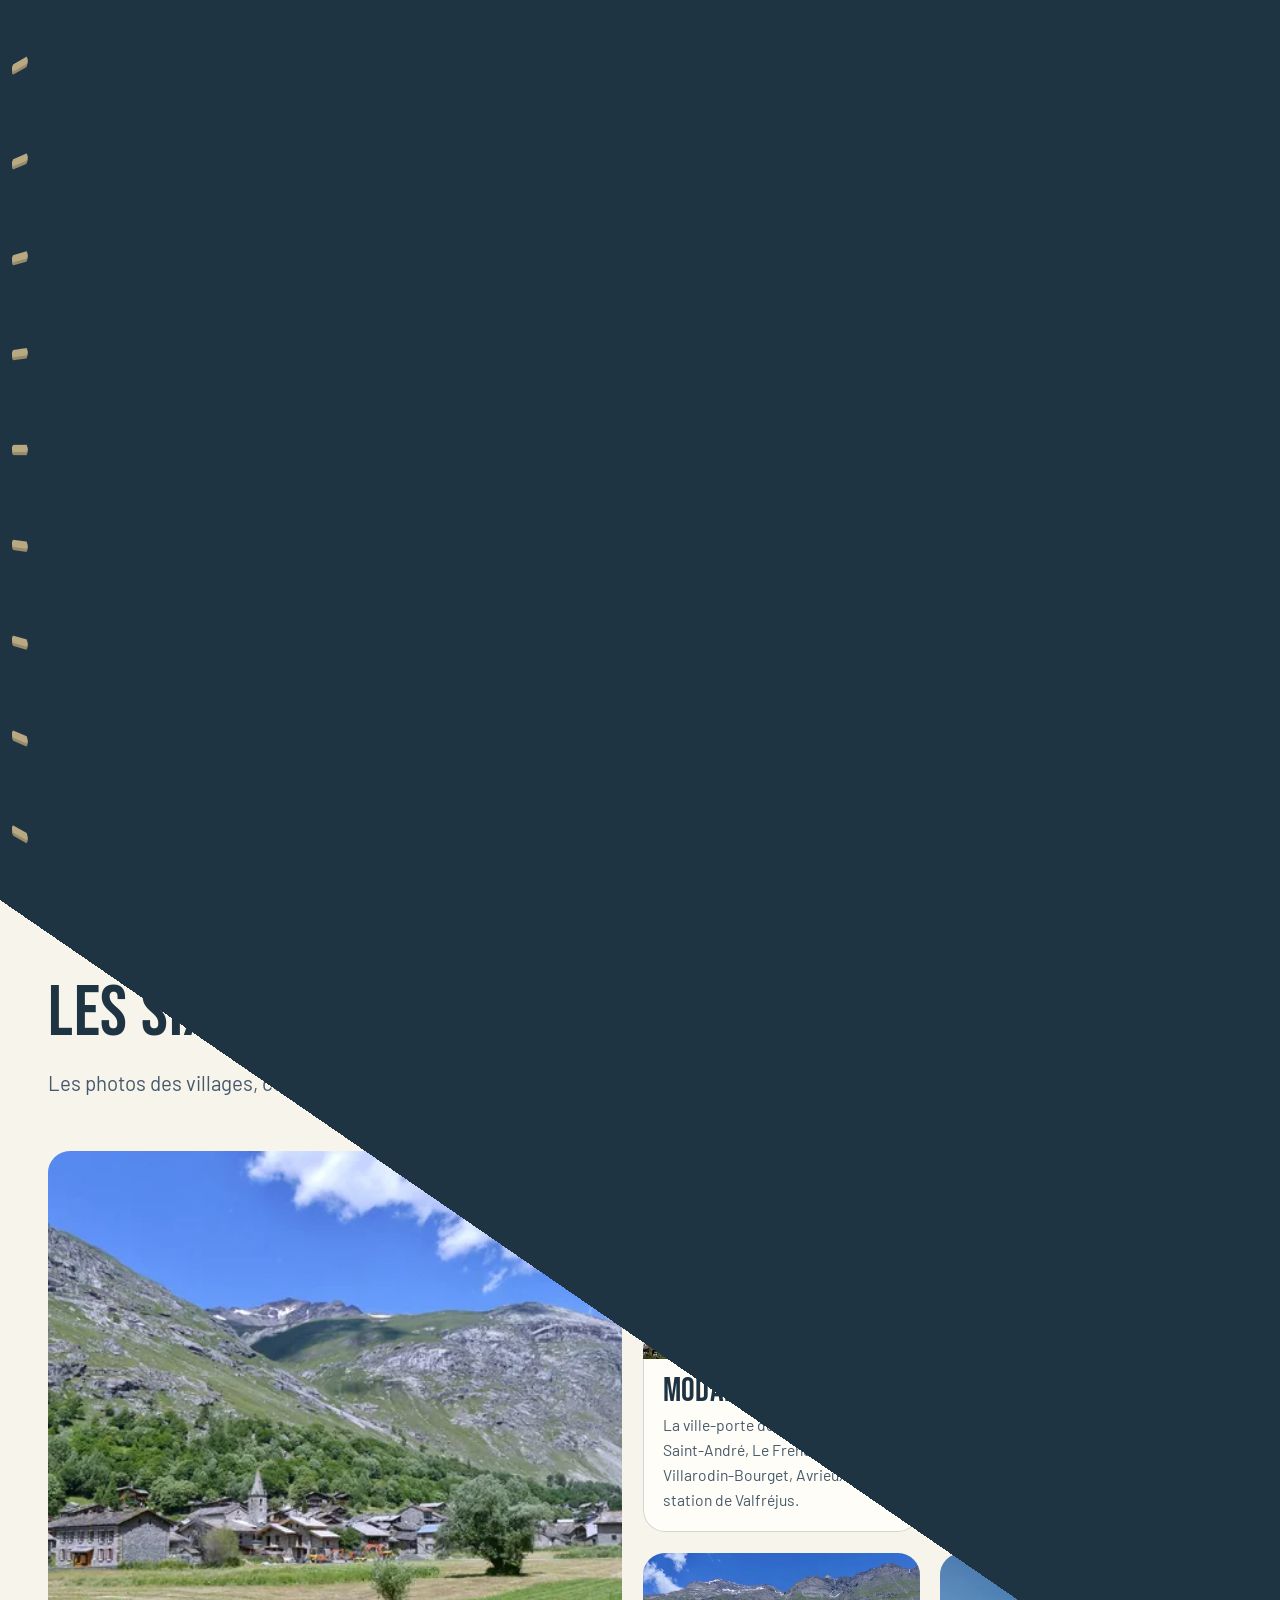
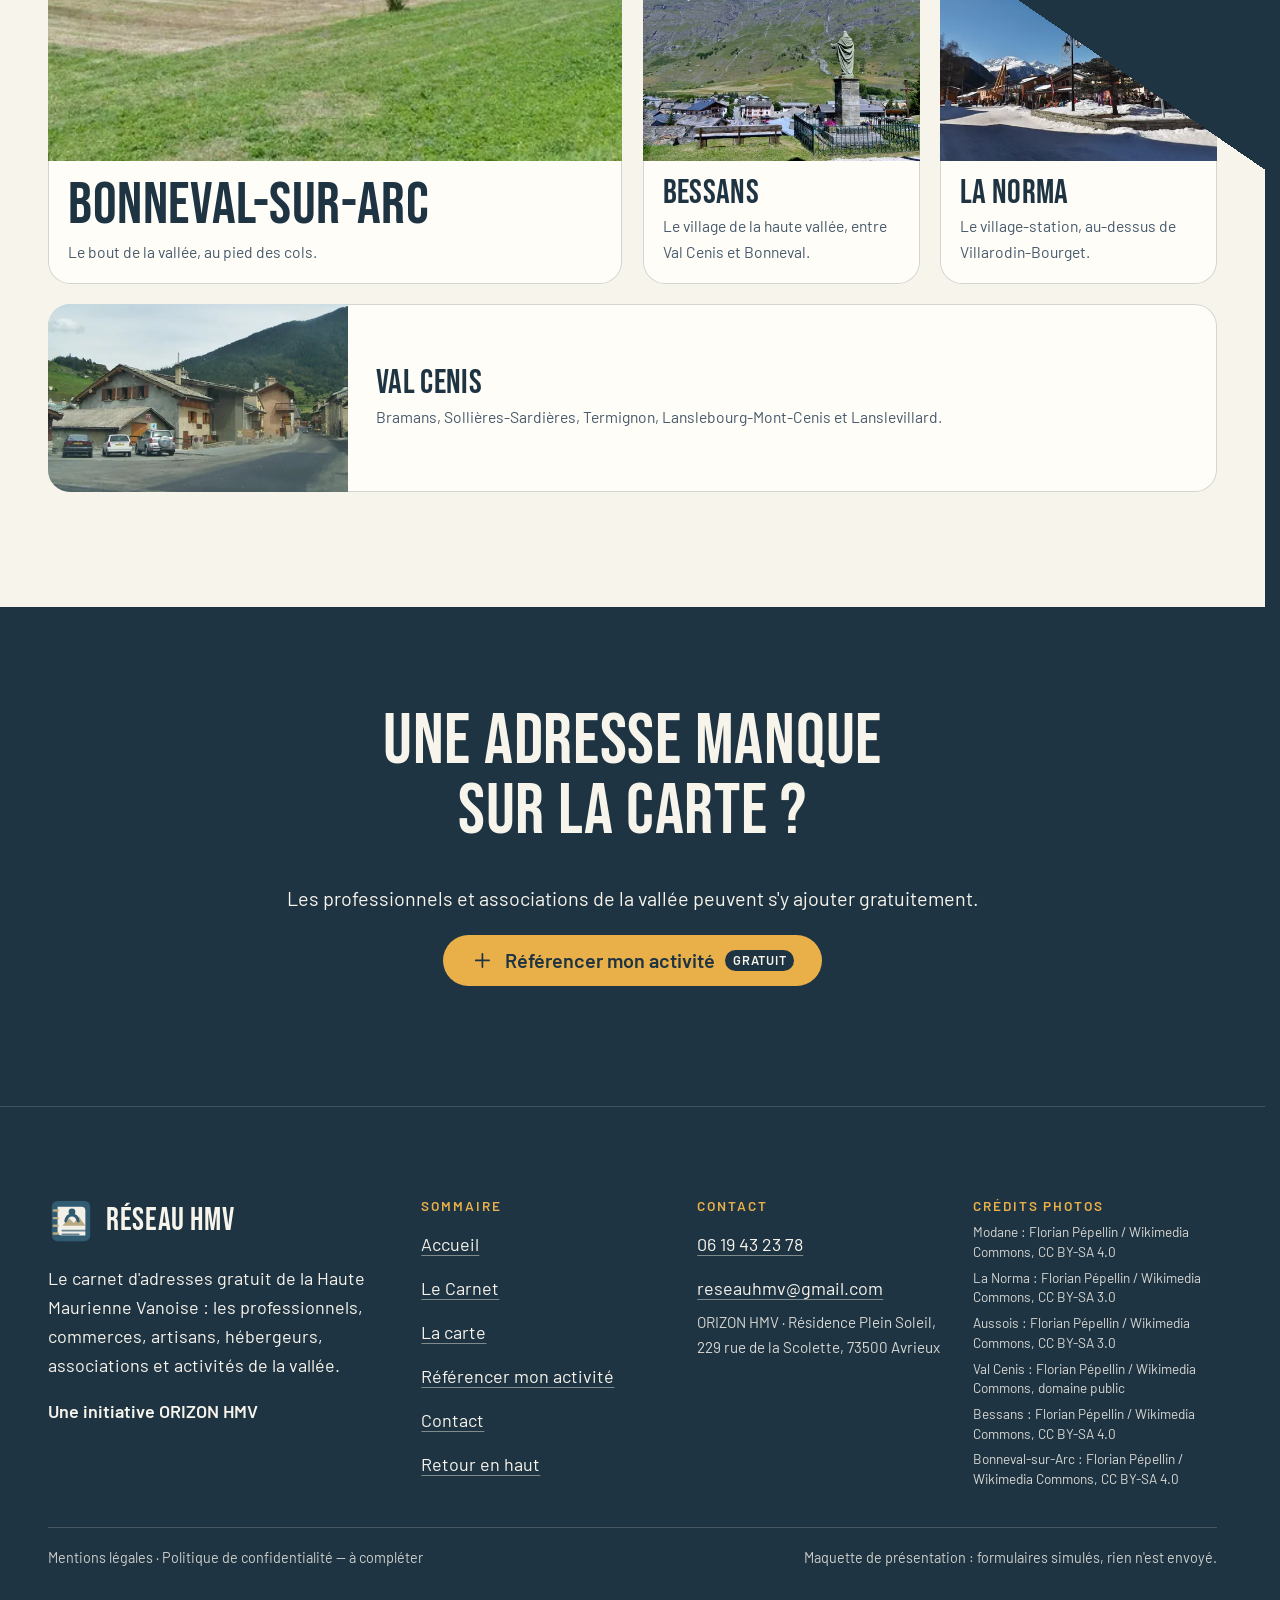
<file: carte.html>
<!doctype html>
<html lang="fr" data-v="2">
<head>
<meta charset="utf-8">
<meta name="viewport" content="width=device-width, initial-scale=1, viewport-fit=cover">
<title>La carte · Réseau HMV</title>
<meta name="description" content="La carte des villages et stations de la Haute Maurienne Vanoise, de Saint-André à Bonneval-sur-Arc, et leurs adresses.">
<meta name="robots" content="noindex, nofollow">
<link rel="canonical" href="https://reseauhmv-maquette.vercel.app/carte">
<style>:root{--fond:#f7f4ec;--texte:#1f3442;--voile-fond:#1f3442;--ouverture-fond:#1f3442;--menu-fond:#f7f4ec}:root { --entete-h: 72px; --barres-h: 0px; } html { background: var(--fond); color: var(--texte); scrollbar-gutter: stable; } body { margin: 0; background: var(--fond); } html.js:not(.secours):not([data-arrivee="retour"]) [data-anime] { opacity: 0; } html.js:not(.secours):not([data-arrivee="retour"]) [data-anime].vu { opacity: 1; } [data-voile] { position: fixed; inset: 0; z-index: 900; background: var(--voile-fond); transform: translateY(100%); visibility: hidden; pointer-events: none; } html[data-arrivee="voile"]:not(.voile-leve):not(.secours) [data-voile] { transform: none; visibility: visible; } html.secours [data-voile] { visibility: hidden !important; } .ouverture-panneau { position: fixed; inset: 0; z-index: 850; display: none; place-content: center; justify-items: center; background: var(--ouverture-fond, var(--voile-fond)); color: var(--fond); text-align: center; } html.js[data-arrivee="intro"]:not(.secours):not(.intro-finie) .ouverture-panneau { display: grid; } html.defilement-bloque, html.defilement-bloque body, html.js[data-arrivee="intro"]:not(.secours):not(.intro-finie), html.js[data-arrivee="intro"]:not(.secours):not(.intro-finie) body, html[data-arrivee="voile"]:not(.voile-leve):not(.secours), html[data-arrivee="voile"]:not(.voile-leve):not(.secours) body { overflow: hidden; } html.js[data-arrivee="intro"]:not(.secours):not(.intro-finie) { background-color: var(--ouverture-fond, var(--voile-fond)); } html[data-arrivee="voile"]:not(.voile-leve):not(.secours) { background-color: var(--voile-fond); }</style>
<script>(function () {
var d = document.documentElement, ss = null, ls = null;
try { ss = window.sessionStorage; ls = window.localStorage; } catch (e) {}
d.classList.add('js');
var nav = performance.getEntriesByType ? performance.getEntriesByType('navigation')[0] : null;
var type = nav ? nav.type : 'navigate';
var depart = null;
try { depart = JSON.parse(ss.getItem('socle:depart') || 'null'); ss.removeItem('socle:depart'); } catch (e) {}
if (depart && !(Date.now() - depart.t < 15000)) depart = null;
var mode = type === 'back_forward' ? 'retour' : type === 'reload' ? 'intro' : depart ? 'voile' : 'intro';
d.setAttribute('data-arrivee', mode);
if (mode === 'voile' && depart.couleur) d.style.setProperty('--voile-fond', depart.couleur);
if (type === 'reload' && 'scrollRestoration' in history) {
history.scrollRestoration = 'manual';
}
try {
var choisie = ls && ls.getItem('socle:langue');
var langue = (d.lang || '').slice(0, 2);
if (choisie && choisie !== langue && type === 'navigate' && !depart) {
var alt = document.querySelector('link[rel="alternate"][hreflang="' + choisie + '"]');
if (alt) location.replace(new URL(alt.href).pathname + location.search + location.hash);
}
} catch (e) {}
setTimeout(function () { if (!d.classList.contains('demarre')) d.classList.add('secours'); }, 2000);
})();</script>
<link rel="preload" href="/assets/fonts/bebas-neue-400.woff2" as="font" type="font/woff2" crossorigin>
<link rel="preload" href="/assets/fonts/barlow-400.woff2" as="font" type="font/woff2" crossorigin>
<link rel="stylesheet" href="/assets/css/socle.css?v=2">
<link rel="stylesheet" href="/assets/css/site.css?v=2">
<link rel="modulepreload" href="/assets/js/site.js?v=2">
<link rel="modulepreload" href="/assets/js/socle/index.js?v=2">
<script src="/assets/vendor/gsap.min.js" defer></script>
<script src="/assets/vendor/ScrollTrigger.min.js" defer></script>
<script src="/assets/vendor/SplitText.min.js" defer></script>
<script type="module" src="/assets/js/site.js?v=2"></script>
<meta name="theme-color" content="#f7f4ec">
<link rel="icon" href="/assets/images/favicon.svg" type="image/svg+xml">
<link rel="apple-touch-icon" href="/assets/images/apple-touch-icon.png">
<meta property="og:type" content="website">
<meta property="og:site_name" content="Réseau HMV">
<meta property="og:locale" content="fr_FR">
<meta property="og:title" content="La carte · Réseau HMV">
<meta property="og:description" content="La carte des villages et stations de la Haute Maurienne Vanoise, de Saint-André à Bonneval-sur-Arc, et leurs adresses.">
<meta property="og:url" content="https://reseauhmv-maquette.vercel.app/carte">
<meta property="og:image" content="https://reseauhmv-maquette.vercel.app/assets/partage/carte-fr.jpg">
<meta property="og:image:width" content="1200">
<meta property="og:image:height" content="630">
<meta property="og:image:alt" content="La carte des villages de la Haute Maurienne Vanoise">
<meta name="twitter:card" content="summary_large_image">
<script type="application/ld+json">{"@context":"https://schema.org","@type":"Organization","name":"Réseau HMV","alternateName":"Le Carnet d'Adresses de la Haute Maurienne Vanoise","url":"https://reseauhmv-maquette.vercel.app/","email":"reseauhmv@gmail.com","telephone":"+33619432378","areaServed":"Haute Maurienne Vanoise, Savoie","parentOrganization":{"@type":"Organization","name":"ORIZON HMV","address":{"@type":"PostalAddress","streetAddress":"Résidence Plein Soleil, 229 rue de la Scolette","postalCode":"73500","addressLocality":"Avrieux","addressCountry":"FR"}},"description":"Le carnet d'adresses gratuit de la Haute Maurienne Vanoise : professionnels, commerces, artisans, hébergeurs, associations et activités, de Modane à Bonneval-sur-Arc."}</script>
</head>
<body id="haut">
<div data-voile data-forme="glisse" aria-hidden="true"><span class="anneaux anneaux--voile" aria-hidden="true"><i style="--i:0"></i><i style="--i:1"></i><i style="--i:2"></i><i style="--i:3"></i><i style="--i:4"></i><i style="--i:5"></i><i style="--i:6"></i><i style="--i:7"></i><i style="--i:8"></i><i style="--i:9"></i><i style="--i:10"></i><i style="--i:11"></i><i style="--i:12"></i><i style="--i:13"></i></span><div class="voile-contenu"><svg class="voile-picto" viewBox="0 0 48 48" width="48" height="48" aria-hidden="true" focusable="false">
  <rect class="picto-couv" x="4" y="3" width="40" height="42" rx="6" fill="#315B70"/>
  <path class="picto-page" d="M10 9h25a4 4 0 0 1 4 4v26H14a4 4 0 0 1-4-4V9Z" fill="#F2F0E8"/>
  <path class="picto-anneaux" d="M10 13H6M10 21H6M10 29H6M10 37H6" fill="none" stroke="#B8A982" stroke-width="2.5" stroke-linecap="round"/>
  <path class="picto-mont" d="m15 29 7-8 5 5 5-7 7 10H15Z" fill="#B8A982"/>
  <circle cx="25" cy="14.5" r="3.5" fill="#315B70"/>
  <path d="M18.5 24c.9-4.2 3-6.3 6.5-6.3s5.6 2.1 6.5 6.3" fill="none" stroke="#315B70" stroke-width="3" stroke-linecap="round"/>
  <path d="M15 34h24M15 38h17" fill="none" stroke="#315B70" stroke-width="2" stroke-linecap="round" opacity=".7"/>
</svg><span data-voile-libelle>La carte</span></div></div>
<div class="ouverture-panneau" data-ouverture aria-hidden="true">
  <span class="anneaux anneaux--couverture" aria-hidden="true"><i style="--i:0"></i><i style="--i:1"></i><i style="--i:2"></i><i style="--i:3"></i><i style="--i:4"></i><i style="--i:5"></i><i style="--i:6"></i><i style="--i:7"></i><i style="--i:8"></i></span>
  <span class="ouverture-objet" data-ouverture-objet><svg class="ouverture-picto" viewBox="0 0 48 48" width="48" height="48" aria-hidden="true" focusable="false">
  <rect class="picto-couv" x="4" y="3" width="40" height="42" rx="6" fill="#315B70"/>
  <path class="picto-page" d="M10 9h25a4 4 0 0 1 4 4v26H14a4 4 0 0 1-4-4V9Z" fill="#F2F0E8"/>
  <path class="picto-anneaux" d="M10 13H6M10 21H6M10 29H6M10 37H6" fill="none" stroke="#B8A982" stroke-width="2.5" stroke-linecap="round"/>
  <path class="picto-mont" d="m15 29 7-8 5 5 5-7 7 10H15Z" fill="#B8A982"/>
  <circle cx="25" cy="14.5" r="3.5" fill="#315B70"/>
  <path d="M18.5 24c.9-4.2 3-6.3 6.5-6.3s5.6 2.1 6.5 6.3" fill="none" stroke="#315B70" stroke-width="3" stroke-linecap="round"/>
  <path d="M15 34h24M15 38h17" fill="none" stroke="#315B70" stroke-width="2" stroke-linecap="round" opacity=".7"/>
</svg></span>
  <p class="ouverture-nom">Réseau HMV</p>
  <span class="ouverture-trait"></span>
  <p class="ouverture-ligne">Le carnet d&#39;adresses de la Haute Maurienne Vanoise</p>
</div>
<a class="evitement" href="#contenu">Aller au contenu</a>
<header data-entete>
  <div class="entete-rangee">
    <a class="entete-logo" href="/" data-libelle="Accueil">
      <svg class="entete-picto" viewBox="0 0 48 48" width="48" height="48" aria-hidden="true" focusable="false">
  <rect class="picto-couv" x="4" y="3" width="40" height="42" rx="6" fill="#315B70"/>
  <path class="picto-page" d="M10 9h25a4 4 0 0 1 4 4v26H14a4 4 0 0 1-4-4V9Z" fill="#F2F0E8"/>
  <path class="picto-anneaux" d="M10 13H6M10 21H6M10 29H6M10 37H6" fill="none" stroke="#B8A982" stroke-width="2.5" stroke-linecap="round"/>
  <path class="picto-mont" d="m15 29 7-8 5 5 5-7 7 10H15Z" fill="#B8A982"/>
  <circle cx="25" cy="14.5" r="3.5" fill="#315B70"/>
  <path d="M18.5 24c.9-4.2 3-6.3 6.5-6.3s5.6 2.1 6.5 6.3" fill="none" stroke="#315B70" stroke-width="3" stroke-linecap="round"/>
  <path d="M15 34h24M15 38h17" fill="none" stroke="#315B70" stroke-width="2" stroke-linecap="round" opacity=".7"/>
</svg><span class="entete-nom"><b>Réseau HMV</b><small>Carnet d&#39;adresses · Haute Maurienne Vanoise</small></span>
    </a>
    <nav data-nav aria-label="Navigation principale">
      <ul><li><a href="/carnet" data-libelle="Le Carnet">Le Carnet</a></li><li><a href="/carte" data-libelle="La carte" aria-current="page">La carte</a></li><li><a href="/contact" data-libelle="Contact">Contact</a></li></ul>
    </nav>
    <div class="entete-actions">
      <a class="bouton bouton--nuit entete-action" href="/referencer" data-libelle="Référencer mon activité"><svg class="icone" viewBox="0 0 24 24" width="24" height="24" fill="none" stroke="currentColor" stroke-width="1.8" stroke-linecap="round" stroke-linejoin="round" aria-hidden="true" focusable="false"><path d="M12 5v14M5 12h14"/></svg><span>Référencer mon activité</span><em class="pastille">Gratuit</em></a>
      <button type="button" data-menu-bouton aria-controls="menu" aria-expanded="false" data-libelle-ouvrir="Menu" data-libelle-fermer="Fermer"><span data-libelle-bouton>Menu</span></button>
      <a class="menu-sansjs" href="#menu" data-menu-lien>Menu</a>
    </div>
  </div>
</header>
<script>/* Avant le premier affichage : rangées de la navigation (même règle que ajusterNav dans assets/js/socle/entete.js)
   et hauteur réelle de l'en-tête, pour que rien ne saute quand le JavaScript du site prend la main. */
(function () {
  var h = document.documentElement, u = document.querySelector('[data-nav] ul'), e = document.querySelector('[data-entete]');
  if (u) {
    var deborde = function () { return u.scrollWidth > u.clientWidth + 1; }, c = deborde();
    if (c && window.matchMedia('(min-width: 900px)').matches) {
      h.classList.add('nav-deux-rangees'); c = deborde();
      if (c) { h.classList.add('nav-deux-lignes'); var a = u.querySelector('a'); c = !a || u.getBoundingClientRect().height > a.getBoundingClientRect().height * 2.5; }
      if (c) h.classList.remove('nav-deux-rangees', 'nav-deux-lignes');
    }
    if (c) h.classList.add('nav-compacte');
  }
  if (e) h.style.setProperty('--entete-h', Math.round(e.getBoundingClientRect().height) + 'px');
})();</script>
<span id="menu-ferme" aria-hidden="true"></span>
<div id="menu" data-menu role="dialog" aria-modal="true" aria-label="Menu">
  <p class="menu-sansjs-fermer"><a href="#menu-ferme">Fermer</a></p>
  <ul><li style="--i:0"><a href="/" class="menu-lien" data-libelle="Accueil">Accueil</a></li><li style="--i:1"><a href="/carnet" class="menu-lien" data-libelle="Le Carnet">Le Carnet</a></li><li style="--i:2"><a href="/carte" class="menu-lien" data-libelle="La carte" aria-current="page">La carte</a></li><li style="--i:3"><a href="/referencer" class="menu-lien" data-libelle="Référencer mon activité">Référencer mon activité</a></li><li style="--i:4"><a href="/contact" class="menu-lien" data-libelle="Contact">Contact</a></li></ul>
  <p class="menu-contact"><a href="tel:+33619432378"><svg class="icone" viewBox="0 0 24 24" width="24" height="24" fill="none" stroke="currentColor" stroke-width="1.8" stroke-linecap="round" stroke-linejoin="round" aria-hidden="true" focusable="false"><path d="M6.5 3.5h3l1.5 4-2 1.3a10.5 10.5 0 0 0 6.2 6.2l1.3-2 4 1.5v3a2 2 0 0 1-2.2 2A16.5 16.5 0 0 1 4.5 5.7a2 2 0 0 1 2-2.2z"/></svg>06 19 43 23 78</a><a href="mailto:reseauhmv@gmail.com"><svg class="icone" viewBox="0 0 24 24" width="24" height="24" fill="none" stroke="currentColor" stroke-width="1.8" stroke-linecap="round" stroke-linejoin="round" aria-hidden="true" focusable="false"><rect x="3.5" y="5.5" width="17" height="13" rx="1.5"/><path d="m4 6.5 8 6.5 8-6.5"/></svg>reseauhmv@gmail.com</a></p>
</div>
<main id="contenu" tabindex="-1">
<section class="tete-carte" id="debut">
  <div class="conteneur tete-carte-grille">
    <div class="tete-carte-texte">
      <p class="surtitre">La carte</p>
      <h1 data-anime="lignes">La carte des adresses</h1>
      <p>Seize villages et stations, de Saint-André à Bonneval-sur-Arc. Touchez un village pour voir ses adresses.</p>
      <p class="tete-carte-actions"><span class="tete-carte-info" data-info-cle><svg class="icone" viewBox="0 0 24 24" width="24" height="24" fill="none" stroke="currentColor" stroke-width="1.8" stroke-linecap="round" stroke-linejoin="round" aria-hidden="true" focusable="false"><path d="M12 21s-6.5-6.2-6.5-11.2a6.5 6.5 0 0 1 13 0C18.5 14.8 12 21 12 21z"/><circle cx="12" cy="9.8" r="2.4"/></svg><span>16 villages et stations</span></span><a href="/carnet" class="bouton" data-libelle="Le Carnet" data-action-principale><svg class="icone" viewBox="0 0 24 24" width="24" height="24" fill="none" stroke="currentColor" stroke-width="1.8" stroke-linecap="round" stroke-linejoin="round" aria-hidden="true" focusable="false"><circle cx="10.5" cy="10.5" r="6"/><path d="m15 15 5.5 5.5"/></svg>Ouvrir le carnet</a></p>
    </div>
    <div class="carte-scene">
      <div class="carte-plan" data-iris-centre><div class="vallee " data-effet="vallee" data-vallee-interactive data-boucle-css>
  <svg class="vallee-svg" viewBox="0 0 1000 700" role="img" aria-label="Plan schématique de la vallée, positions indicatives.">
    <path class="vallee-massif" d="M0 430 L60 400 L95 425 L150 380 L200 410 L240 360 L300 395 L340 330 L395 372 L430 300 L470 290 L520 245 L560 270 L600 215 L650 240 L700 190 L760 205 L800 140 L850 160 L880 90 L930 40 L1000 20 L1000 0 L0 0 Z"/>
    <path class="vallee-massif" d="M0 640 L50 610 L110 650 L170 620 L230 655 L300 615 L360 640 L420 590 L470 560 L540 470 L600 430 L650 410 L720 395 L780 330 L840 300 L900 250 L950 190 L1000 170 L1000 700 L0 700 Z"/>
    <g class="vallee-cretes" fill="none" stroke-linejoin="round"><path d="M0 430 L60 400 L95 425 L150 380 L200 410 L240 360 L300 395 L340 330 L395 372 L430 300 L470 290 L520 245 L560 270 L600 215 L650 240 L700 190 L760 205 L800 140 L850 160 L880 90 L930 40 L1000 20"/><path d="M0 640 L50 610 L110 650 L170 620 L230 655 L300 615 L360 640 L420 590 L470 560 L540 470 L600 430 L650 410 L720 395 L780 330 L840 300 L900 250 L950 190 L1000 170"/><path d="M330 280 L370 230 L410 260 L455 200 L500 230 L540 170 L590 200 L630 140 L680 165 L720 110"/></g>
    <g class="vallee-sommets"><path d="M231 367 L240 354 L249 367 Z"/><path d="M331 337 L340 324 L349 337 Z"/><path d="M421 307 L430 294 L439 307 Z"/><path d="M511 252 L520 239 L529 252 Z"/><path d="M591 222 L600 209 L609 222 Z"/><path d="M691 197 L700 184 L709 197 Z"/><path d="M791 147 L800 134 L809 147 Z"/><path d="M871 97 L880 84 L889 97 Z"/><path d="M446 207 L455 194 L464 207 Z"/><path d="M531 177 L540 164 L549 177 Z"/><path d="M621 147 L630 134 L639 147 Z"/><path d="M101 657 L110 644 L119 657 Z"/><path d="M221 662 L230 649 L239 662 Z"/><path d="M411 597 L420 584 L429 597 Z"/><path d="M771 337 L780 324 L789 337 Z"/></g>
    <path class="vallee-riviere-fond" d="M-10 522 C0.0 524.0 27.5 528.3 50 534 C72.5 539.7 105.2 549.7 125 556 C144.8 562.3 155.2 573.8 169 572 C182.8 570.2 192.0 555.0 208 545 C224.0 535.0 247.7 520.2 265 512 C282.3 503.8 286.7 500.0 312 496 C337.3 492.0 390.2 505.2 417 488 C443.8 470.8 460.8 418.0 473 393 C485.2 368.0 467.5 351.2 490 338 C512.5 324.8 578.5 320.3 608 314 C637.5 307.7 630.2 315.3 667 300 C703.8 284.7 783.8 258.2 829 222 C874.2 185.8 913.7 115.0 938 83 C962.3 51.0 968.8 38.8 975 30" fill="none"/>
    <path class="vallee-riviere" d="M-10 522 C0.0 524.0 27.5 528.3 50 534 C72.5 539.7 105.2 549.7 125 556 C144.8 562.3 155.2 573.8 169 572 C182.8 570.2 192.0 555.0 208 545 C224.0 535.0 247.7 520.2 265 512 C282.3 503.8 286.7 500.0 312 496 C337.3 492.0 390.2 505.2 417 488 C443.8 470.8 460.8 418.0 473 393 C485.2 368.0 467.5 351.2 490 338 C512.5 324.8 578.5 320.3 608 314 C637.5 307.7 630.2 315.3 667 300 C703.8 284.7 783.8 258.2 829 222 C874.2 185.8 913.7 115.0 938 83 C962.3 51.0 968.8 38.8 975 30" fill="none" pathLength="1"/>
    <path class="vallee-flux" d="M-10 522 C0.0 524.0 27.5 528.3 50 534 C72.5 539.7 105.2 549.7 125 556 C144.8 562.3 155.2 573.8 169 572 C182.8 570.2 192.0 555.0 208 545 C224.0 535.0 247.7 520.2 265 512 C282.3 503.8 286.7 500.0 312 496 C337.3 492.0 390.2 505.2 417 488 C443.8 470.8 460.8 418.0 473 393 C485.2 368.0 467.5 351.2 490 338 C512.5 324.8 578.5 320.3 608 314 C637.5 307.7 630.2 315.3 667 300 C703.8 284.7 783.8 258.2 829 222 C874.2 185.8 913.7 115.0 938 83 C962.3 51.0 968.8 38.8 975 30" fill="none" pathLength="1"/>
    <g class="vallee-points"><g class="vallee-point" data-village="saint-andre" data-nom="Saint-André" data-secteur="modane" style="--o:0.050" transform="translate(50 530)">
      <g class="vp"><circle class="vp-halo" r="24"/><circle r="13"/><text y="5" text-anchor="middle">1</text></g></g><g class="vallee-point" data-village="le-freney" data-nom="Le Freney" data-secteur="modane" style="--o:0.125" transform="translate(125 552)">
      <g class="vp"><circle class="vp-halo" r="24"/><circle r="13"/><text y="5" text-anchor="middle">2</text></g></g><g class="vallee-point" data-village="fourneaux" data-nom="Fourneaux" data-secteur="modane" style="--o:0.169" transform="translate(169 568)">
      <g class="vp"><circle class="vp-halo" r="24"/><circle r="13"/><text y="5" text-anchor="middle">3</text></g></g><g class="vallee-point vallee-point--grand" data-village="modane" data-nom="Modane" data-secteur="modane" style="--o:0.208" transform="translate(208 541)">
      <g class="vp"><circle class="vp-halo" r="24"/><circle r="15"/><text y="5" text-anchor="middle">4</text></g></g><g class="vallee-point vallee-point--station" data-village="valfrejus" data-nom="Valfréjus" data-secteur="modane" style="--o:0.183" transform="translate(183 653)">
      <g class="vp"><circle class="vp-halo" r="24"/><path d="M0 -15 L14 10 L-14 10 Z"/><text y="6" text-anchor="middle">5</text></g></g><g class="vallee-point" data-village="villarodin-bourget" data-nom="Villarodin-Bourget" data-secteur="modane" style="--o:0.265" transform="translate(265 508)">
      <g class="vp"><circle class="vp-halo" r="24"/><circle r="13"/><text y="5" text-anchor="middle">6</text></g></g><g class="vallee-point vallee-point--station" data-village="la-norma" data-nom="La Norma" data-secteur="la-norma" style="--o:0.281" transform="translate(281 571)">
      <g class="vp"><circle class="vp-halo" r="24"/><path d="M0 -15 L14 10 L-14 10 Z"/><text y="6" text-anchor="middle">7</text></g></g><g class="vallee-point" data-village="avrieux" data-nom="Avrieux" data-secteur="modane" style="--o:0.312" transform="translate(312 492)">
      <g class="vp"><circle class="vp-halo" r="24"/><circle r="13"/><text y="5" text-anchor="middle">8</text></g></g><g class="vallee-point" data-village="aussois" data-nom="Aussois" data-secteur="aussois" style="--o:0.348" transform="translate(348 465)">
      <g class="vp"><circle class="vp-halo" r="24"/><circle r="13"/><text y="5" text-anchor="middle">9</text></g></g><g class="vallee-point" data-village="bramans" data-nom="Bramans" data-secteur="val-cenis" style="--o:0.417" transform="translate(417 484)">
      <g class="vp"><circle class="vp-halo" r="24"/><circle r="13"/><text y="5" text-anchor="middle">10</text></g></g><g class="vallee-point" data-village="sollieres-sardieres" data-nom="Sollières-Sardières" data-secteur="val-cenis" style="--o:0.473" transform="translate(473 389)">
      <g class="vp"><circle class="vp-halo" r="24"/><circle r="13"/><text y="5" text-anchor="middle">11</text></g></g><g class="vallee-point" data-village="termignon" data-nom="Termignon" data-secteur="val-cenis" style="--o:0.490" transform="translate(490 334)">
      <g class="vp"><circle class="vp-halo" r="24"/><circle r="13"/><text y="5" text-anchor="middle">12</text></g></g><g class="vallee-point" data-village="lanslebourg-mont-cenis" data-nom="Lanslebourg-Mont-Cenis" data-secteur="val-cenis" style="--o:0.608" transform="translate(608 310)">
      <g class="vp"><circle class="vp-halo" r="24"/><circle r="13"/><text y="5" text-anchor="middle">13</text></g></g><g class="vallee-point" data-village="lanslevillard" data-nom="Lanslevillard" data-secteur="val-cenis" style="--o:0.667" transform="translate(667 296)">
      <g class="vp"><circle class="vp-halo" r="24"/><circle r="13"/><text y="5" text-anchor="middle">14</text></g></g><g class="vallee-point vallee-point--grand" data-village="bessans" data-nom="Bessans" data-secteur="bessans" style="--o:0.829" transform="translate(829 218)">
      <g class="vp"><circle class="vp-halo" r="24"/><circle r="15"/><text y="5" text-anchor="middle">15</text></g></g><g class="vallee-point vallee-point--grand" data-village="bonneval-sur-arc" data-nom="Bonneval-sur-Arc" data-secteur="bonneval-sur-arc" style="--o:0.938" transform="translate(938 79)">
      <g class="vp"><circle class="vp-halo" r="24"/><circle r="15"/><text y="5" text-anchor="middle">16</text></g></g></g>
  </svg>
  <ul class="vallee-noms" aria-hidden="true"><li class="vallee-geo vallee-geo--g" style="left:1.5%;top:56%">← Saint-Jean-de-Maurienne</li><li class="vallee-geo vallee-geo--b" style="left:62%;top:63.5%">Col du Mont-Cenis, Italie ↓</li><li class="vallee-geo vallee-geo--h" style="left:78%;top:3%">↑ Col de l&#39;Iseran</li></ul>
  <p class="vallee-bulle" aria-hidden="true" hidden></p>
</div>
      </div>
      <aside class="carte-panneau" aria-live="polite">
        <div class="carte-panneau-vide" data-panneau-vide>
          <p class="carte-consigne"><span class="sur-souris">Choisissez un village sur la carte.</span><span class="sur-tactile">Touchez un village sur la carte.</span></p>
          <ol class="vallee-legende vallee-legende--boutons"><li><button type="button" data-choisir-village="saint-andre" aria-pressed="false"><span class="vallee-n">1</span><span>Saint-André</span></button></li><li><button type="button" data-choisir-village="le-freney" aria-pressed="false"><span class="vallee-n">2</span><span>Le Freney</span></button></li><li><button type="button" data-choisir-village="fourneaux" aria-pressed="false"><span class="vallee-n">3</span><span>Fourneaux</span></button></li><li><button type="button" data-choisir-village="modane" aria-pressed="false"><span class="vallee-n">4</span><span>Modane</span></button></li><li><button type="button" data-choisir-village="valfrejus" aria-pressed="false"><span class="vallee-n">5</span><span>Valfréjus <small>station</small></span></button></li><li><button type="button" data-choisir-village="villarodin-bourget" aria-pressed="false"><span class="vallee-n">6</span><span>Villarodin-Bourget</span></button></li><li><button type="button" data-choisir-village="la-norma" aria-pressed="false"><span class="vallee-n">7</span><span>La Norma <small>station</small></span></button></li><li><button type="button" data-choisir-village="avrieux" aria-pressed="false"><span class="vallee-n">8</span><span>Avrieux</span></button></li><li><button type="button" data-choisir-village="aussois" aria-pressed="false"><span class="vallee-n">9</span><span>Aussois</span></button></li><li><button type="button" data-choisir-village="bramans" aria-pressed="false"><span class="vallee-n">10</span><span>Bramans</span></button></li><li><button type="button" data-choisir-village="sollieres-sardieres" aria-pressed="false"><span class="vallee-n">11</span><span>Sollières-Sardières</span></button></li><li><button type="button" data-choisir-village="termignon" aria-pressed="false"><span class="vallee-n">12</span><span>Termignon</span></button></li><li><button type="button" data-choisir-village="lanslebourg-mont-cenis" aria-pressed="false"><span class="vallee-n">13</span><span>Lanslebourg-Mont-Cenis</span></button></li><li><button type="button" data-choisir-village="lanslevillard" aria-pressed="false"><span class="vallee-n">14</span><span>Lanslevillard</span></button></li><li><button type="button" data-choisir-village="bessans" aria-pressed="false"><span class="vallee-n">15</span><span>Bessans</span></button></li><li><button type="button" data-choisir-village="bonneval-sur-arc" aria-pressed="false"><span class="vallee-n">16</span><span>Bonneval-sur-Arc</span></button></li></ol>
          <p class="vallee-note">Plan schématique de la vallée, positions indicatives.</p>
        </div>
        <div class="carte-village" data-panneau-village="saint-andre" hidden>
            <p class="surtitre">Secteur Modane</p>
            <h2 class="carte-village-nom">Saint-André</h2>
            <p class="carte-village-lib">Adresses dans ce village</p>
            <ul class="carte-village-liste"><li><span class="fiche-icone teinte-moutarde"><svg class="icone" viewBox="0 0 24 24" width="24" height="24" fill="none" stroke="currentColor" stroke-width="1.8" stroke-linecap="round" stroke-linejoin="round" aria-hidden="true" focusable="false"><circle cx="9" cy="8.5" r="3"/><path d="M3.5 19.5a5.5 5.5 0 0 1 11 0"/><circle cx="16.8" cy="9.5" r="2.3"/><path d="M15.6 14.4a4.5 4.5 0 0 1 5 5.1"/></svg></span><span><b>Association</b> <em class="fiche-exemple">Exemple</em></span></li></ul>
            <p class="carte-village-actions">
              <a class="bouton" href="/carnet?village=Saint-Andr%C3%A9#resultats" data-libelle="Le Carnet"><svg class="icone" viewBox="0 0 24 24" width="24" height="24" fill="none" stroke="currentColor" stroke-width="1.8" stroke-linecap="round" stroke-linejoin="round" aria-hidden="true" focusable="false"><circle cx="10.5" cy="10.5" r="6"/><path d="m15 15 5.5 5.5"/></svg>Voir ce village dans le carnet</a>
              <button type="button" class="lien" data-retour-liste><svg class="icone" viewBox="0 0 24 24" width="24" height="24" fill="none" stroke="currentColor" stroke-width="1.8" stroke-linecap="round" stroke-linejoin="round" aria-hidden="true" focusable="false"><path d="m3.5 6.5 5.5-2.5 6 2.5 5.5-2.5v13.5L15 20l-6-2.5-5.5 2.5z"/><path d="M9 4v13.5M15 6.5V20"/></svg>Choisissez un village sur la carte.</button>
            </p>
          </div><div class="carte-village" data-panneau-village="le-freney" hidden>
            <p class="surtitre">Secteur Modane</p>
            <h2 class="carte-village-nom">Le Freney</h2>
            <p class="carte-village-lib">Adresses dans ce village</p>
            <p class="carte-village-aucune">Pas encore de fiche affichée pour ce village dans la maquette.</p>
            <p class="carte-village-actions">
              <a class="bouton" href="/carnet?village=Le%20Freney#resultats" data-libelle="Le Carnet"><svg class="icone" viewBox="0 0 24 24" width="24" height="24" fill="none" stroke="currentColor" stroke-width="1.8" stroke-linecap="round" stroke-linejoin="round" aria-hidden="true" focusable="false"><circle cx="10.5" cy="10.5" r="6"/><path d="m15 15 5.5 5.5"/></svg>Voir ce village dans le carnet</a>
              <button type="button" class="lien" data-retour-liste><svg class="icone" viewBox="0 0 24 24" width="24" height="24" fill="none" stroke="currentColor" stroke-width="1.8" stroke-linecap="round" stroke-linejoin="round" aria-hidden="true" focusable="false"><path d="m3.5 6.5 5.5-2.5 6 2.5 5.5-2.5v13.5L15 20l-6-2.5-5.5 2.5z"/><path d="M9 4v13.5M15 6.5V20"/></svg>Choisissez un village sur la carte.</button>
            </p>
          </div><div class="carte-village" data-panneau-village="fourneaux" hidden>
            <p class="surtitre">Secteur Modane</p>
            <h2 class="carte-village-nom">Fourneaux</h2>
            <p class="carte-village-lib">Adresses dans ce village</p>
            <ul class="carte-village-liste"><li><span class="fiche-icone teinte-brume"><svg class="icone" viewBox="0 0 24 24" width="24" height="24" fill="none" stroke="currentColor" stroke-width="1.8" stroke-linecap="round" stroke-linejoin="round" aria-hidden="true" focusable="false"><rect x="3.5" y="7.5" width="17" height="12" rx="1.5"/><path d="M9 7.5V5h6v2.5M3.5 12.5h17"/></svg></span><span><b>Taxi et navette</b> <em class="fiche-exemple">Exemple</em></span></li></ul>
            <p class="carte-village-actions">
              <a class="bouton" href="/carnet?village=Fourneaux#resultats" data-libelle="Le Carnet"><svg class="icone" viewBox="0 0 24 24" width="24" height="24" fill="none" stroke="currentColor" stroke-width="1.8" stroke-linecap="round" stroke-linejoin="round" aria-hidden="true" focusable="false"><circle cx="10.5" cy="10.5" r="6"/><path d="m15 15 5.5 5.5"/></svg>Voir ce village dans le carnet</a>
              <button type="button" class="lien" data-retour-liste><svg class="icone" viewBox="0 0 24 24" width="24" height="24" fill="none" stroke="currentColor" stroke-width="1.8" stroke-linecap="round" stroke-linejoin="round" aria-hidden="true" focusable="false"><path d="m3.5 6.5 5.5-2.5 6 2.5 5.5-2.5v13.5L15 20l-6-2.5-5.5 2.5z"/><path d="M9 4v13.5M15 6.5V20"/></svg>Choisissez un village sur la carte.</button>
            </p>
          </div><div class="carte-village" data-panneau-village="modane" hidden>
            <p class="surtitre">Secteur Modane</p>
            <h2 class="carte-village-nom">Modane</h2>
            <p class="carte-village-lib">Adresses dans ce village</p>
            <ul class="carte-village-liste"><li><span class="fiche-icone teinte-moutarde"><svg class="icone" viewBox="0 0 24 24" width="24" height="24" fill="none" stroke="currentColor" stroke-width="1.8" stroke-linecap="round" stroke-linejoin="round" aria-hidden="true" focusable="false"><path d="M7 3v7a2 2 0 0 0 2 2v9"/><path d="M5 3v5M9 3v5"/><path d="M17 3c-2.2 1.2-3 4.2-3 7.5h3V21"/></svg></span><span><b>L&#39;Antalya</b></span></li><li><span class="fiche-icone teinte-nuit"><svg class="icone" viewBox="0 0 24 24" width="24" height="24" fill="none" stroke="currentColor" stroke-width="1.8" stroke-linecap="round" stroke-linejoin="round" aria-hidden="true" focusable="false"><path d="M5 8h14l-1.2 12.5H6.2z"/><path d="M9 10V6.5a3 3 0 0 1 6 0V10"/></svg></span><span><b>Samse Modane</b></span></li><li><span class="fiche-icone teinte-petrole"><svg class="icone" viewBox="0 0 24 24" width="24" height="24" fill="none" stroke="currentColor" stroke-width="1.8" stroke-linecap="round" stroke-linejoin="round" aria-hidden="true" focusable="false"><path d="m14.5 3.5 6 6-2.6 2.6-6-6z"/><path d="M12.6 6.4 3.5 15.5l3 3 9.1-9.1"/></svg></span><span><b>Électricité</b> <em class="fiche-exemple">Exemple</em></span></li><li><span class="fiche-icone teinte-sable"><svg class="icone" viewBox="0 0 24 24" width="24" height="24" fill="none" stroke="currentColor" stroke-width="1.8" stroke-linecap="round" stroke-linejoin="round" aria-hidden="true" focusable="false"><circle cx="8" cy="12" r="3.6"/><path d="M11.6 12H21v3M17.5 12v3"/></svg></span><span><b>Agence immobilière</b> <em class="fiche-exemple">Exemple</em></span></li></ul>
            <p class="carte-village-actions">
              <a class="bouton" href="/carnet?village=Modane#resultats" data-libelle="Le Carnet"><svg class="icone" viewBox="0 0 24 24" width="24" height="24" fill="none" stroke="currentColor" stroke-width="1.8" stroke-linecap="round" stroke-linejoin="round" aria-hidden="true" focusable="false"><circle cx="10.5" cy="10.5" r="6"/><path d="m15 15 5.5 5.5"/></svg>Voir ce village dans le carnet</a>
              <button type="button" class="lien" data-retour-liste><svg class="icone" viewBox="0 0 24 24" width="24" height="24" fill="none" stroke="currentColor" stroke-width="1.8" stroke-linecap="round" stroke-linejoin="round" aria-hidden="true" focusable="false"><path d="m3.5 6.5 5.5-2.5 6 2.5 5.5-2.5v13.5L15 20l-6-2.5-5.5 2.5z"/><path d="M9 4v13.5M15 6.5V20"/></svg>Choisissez un village sur la carte.</button>
            </p>
          </div><div class="carte-village" data-panneau-village="valfrejus" hidden>
            <p class="surtitre">Secteur Modane · station</p>
            <h2 class="carte-village-nom">Valfréjus</h2>
            <p class="carte-village-lib">Adresses dans ce village</p>
            <ul class="carte-village-liste"><li><span class="fiche-icone teinte-nuit"><svg class="icone" viewBox="0 0 24 24" width="24" height="24" fill="none" stroke="currentColor" stroke-width="1.8" stroke-linecap="round" stroke-linejoin="round" aria-hidden="true" focusable="false"><path d="M6.5 7.5v9M17.5 7.5v9M3.5 10v4M20.5 10v4M6.5 12h11"/></svg></span><span><b>Coaching sportif</b> <em class="fiche-exemple">Exemple</em></span></li></ul>
            <p class="carte-village-actions">
              <a class="bouton" href="/carnet?village=Valfr%C3%A9jus#resultats" data-libelle="Le Carnet"><svg class="icone" viewBox="0 0 24 24" width="24" height="24" fill="none" stroke="currentColor" stroke-width="1.8" stroke-linecap="round" stroke-linejoin="round" aria-hidden="true" focusable="false"><circle cx="10.5" cy="10.5" r="6"/><path d="m15 15 5.5 5.5"/></svg>Voir ce village dans le carnet</a>
              <button type="button" class="lien" data-retour-liste><svg class="icone" viewBox="0 0 24 24" width="24" height="24" fill="none" stroke="currentColor" stroke-width="1.8" stroke-linecap="round" stroke-linejoin="round" aria-hidden="true" focusable="false"><path d="m3.5 6.5 5.5-2.5 6 2.5 5.5-2.5v13.5L15 20l-6-2.5-5.5 2.5z"/><path d="M9 4v13.5M15 6.5V20"/></svg>Choisissez un village sur la carte.</button>
            </p>
          </div><div class="carte-village" data-panneau-village="villarodin-bourget" hidden>
            <p class="surtitre">Secteur Modane</p>
            <h2 class="carte-village-nom">Villarodin-Bourget</h2>
            <p class="carte-village-lib">Adresses dans ce village</p>
            <ul class="carte-village-liste"><li><span class="fiche-icone teinte-brume"><svg class="icone" viewBox="0 0 24 24" width="24" height="24" fill="none" stroke="currentColor" stroke-width="1.8" stroke-linecap="round" stroke-linejoin="round" aria-hidden="true" focusable="false"><path d="m12 3 1.7 5.3L19 10l-5.3 1.7L12 17l-1.7-5.3L5 10l5.3-1.7z"/><path d="m18.5 15.5.7 2 2 .7-2 .7-.7 2-.7-2-2-.7 2-.7z"/></svg></span><span><b>Massage</b> <em class="fiche-exemple">Exemple</em></span></li></ul>
            <p class="carte-village-actions">
              <a class="bouton" href="/carnet?village=Villarodin-Bourget#resultats" data-libelle="Le Carnet"><svg class="icone" viewBox="0 0 24 24" width="24" height="24" fill="none" stroke="currentColor" stroke-width="1.8" stroke-linecap="round" stroke-linejoin="round" aria-hidden="true" focusable="false"><circle cx="10.5" cy="10.5" r="6"/><path d="m15 15 5.5 5.5"/></svg>Voir ce village dans le carnet</a>
              <button type="button" class="lien" data-retour-liste><svg class="icone" viewBox="0 0 24 24" width="24" height="24" fill="none" stroke="currentColor" stroke-width="1.8" stroke-linecap="round" stroke-linejoin="round" aria-hidden="true" focusable="false"><path d="m3.5 6.5 5.5-2.5 6 2.5 5.5-2.5v13.5L15 20l-6-2.5-5.5 2.5z"/><path d="M9 4v13.5M15 6.5V20"/></svg>Choisissez un village sur la carte.</button>
            </p>
          </div><div class="carte-village" data-panneau-village="la-norma" hidden>
            <p class="surtitre">Secteur La Norma · station</p>
            <h2 class="carte-village-nom">La Norma</h2>
            <p class="carte-village-lib">Adresses dans ce village</p>
            <ul class="carte-village-liste"><li><span class="fiche-icone teinte-nuit"><svg class="icone" viewBox="0 0 24 24" width="24" height="24" fill="none" stroke="currentColor" stroke-width="1.8" stroke-linecap="round" stroke-linejoin="round" aria-hidden="true" focusable="false"><path d="M5 8h14l-1.2 12.5H6.2z"/><path d="M9 10V6.5a3 3 0 0 1 6 0V10"/></svg></span><span><b>Location de matériel</b> <em class="fiche-exemple">Exemple</em></span></li></ul>
            <p class="carte-village-actions">
              <a class="bouton" href="/carnet?village=La%20Norma#resultats" data-libelle="Le Carnet"><svg class="icone" viewBox="0 0 24 24" width="24" height="24" fill="none" stroke="currentColor" stroke-width="1.8" stroke-linecap="round" stroke-linejoin="round" aria-hidden="true" focusable="false"><circle cx="10.5" cy="10.5" r="6"/><path d="m15 15 5.5 5.5"/></svg>Voir ce village dans le carnet</a>
              <button type="button" class="lien" data-retour-liste><svg class="icone" viewBox="0 0 24 24" width="24" height="24" fill="none" stroke="currentColor" stroke-width="1.8" stroke-linecap="round" stroke-linejoin="round" aria-hidden="true" focusable="false"><path d="m3.5 6.5 5.5-2.5 6 2.5 5.5-2.5v13.5L15 20l-6-2.5-5.5 2.5z"/><path d="M9 4v13.5M15 6.5V20"/></svg>Choisissez un village sur la carte.</button>
            </p>
          </div><div class="carte-village" data-panneau-village="avrieux" hidden>
            <p class="surtitre">Secteur Modane</p>
            <h2 class="carte-village-nom">Avrieux</h2>
            <p class="carte-village-lib">Adresses dans ce village</p>
            <ul class="carte-village-liste"><li><span class="fiche-icone teinte-petrole"><svg class="icone" viewBox="0 0 24 24" width="24" height="24" fill="none" stroke="currentColor" stroke-width="1.8" stroke-linecap="round" stroke-linejoin="round" aria-hidden="true" focusable="false"><path d="m14.5 3.5 6 6-2.6 2.6-6-6z"/><path d="M12.6 6.4 3.5 15.5l3 3 9.1-9.1"/></svg></span><span><b>Menuiserie</b> <em class="fiche-exemple">Exemple</em></span></li></ul>
            <p class="carte-village-actions">
              <a class="bouton" href="/carnet?village=Avrieux#resultats" data-libelle="Le Carnet"><svg class="icone" viewBox="0 0 24 24" width="24" height="24" fill="none" stroke="currentColor" stroke-width="1.8" stroke-linecap="round" stroke-linejoin="round" aria-hidden="true" focusable="false"><circle cx="10.5" cy="10.5" r="6"/><path d="m15 15 5.5 5.5"/></svg>Voir ce village dans le carnet</a>
              <button type="button" class="lien" data-retour-liste><svg class="icone" viewBox="0 0 24 24" width="24" height="24" fill="none" stroke="currentColor" stroke-width="1.8" stroke-linecap="round" stroke-linejoin="round" aria-hidden="true" focusable="false"><path d="m3.5 6.5 5.5-2.5 6 2.5 5.5-2.5v13.5L15 20l-6-2.5-5.5 2.5z"/><path d="M9 4v13.5M15 6.5V20"/></svg>Choisissez un village sur la carte.</button>
            </p>
          </div><div class="carte-village" data-panneau-village="aussois" hidden>
            <p class="surtitre">Secteur Aussois</p>
            <h2 class="carte-village-nom">Aussois</h2>
            <p class="carte-village-lib">Adresses dans ce village</p>
            <ul class="carte-village-liste"><li><span class="fiche-icone teinte-sable"><svg class="icone" viewBox="0 0 24 24" width="24" height="24" fill="none" stroke="currentColor" stroke-width="1.8" stroke-linecap="round" stroke-linejoin="round" aria-hidden="true" focusable="false"><path d="M4 9h12v4.5A5.5 5.5 0 0 1 10.5 19h-1A5.5 5.5 0 0 1 4 13.5z"/><path d="M16 10.5h1.6a2.4 2.4 0 0 1 0 4.8H16"/><path d="M8 3.5v2.5M12 3.5v2.5"/></svg></span><span><b>Bar et café</b> <em class="fiche-exemple">Exemple</em></span></li></ul>
            <p class="carte-village-actions">
              <a class="bouton" href="/carnet?village=Aussois#resultats" data-libelle="Le Carnet"><svg class="icone" viewBox="0 0 24 24" width="24" height="24" fill="none" stroke="currentColor" stroke-width="1.8" stroke-linecap="round" stroke-linejoin="round" aria-hidden="true" focusable="false"><circle cx="10.5" cy="10.5" r="6"/><path d="m15 15 5.5 5.5"/></svg>Voir ce village dans le carnet</a>
              <button type="button" class="lien" data-retour-liste><svg class="icone" viewBox="0 0 24 24" width="24" height="24" fill="none" stroke="currentColor" stroke-width="1.8" stroke-linecap="round" stroke-linejoin="round" aria-hidden="true" focusable="false"><path d="m3.5 6.5 5.5-2.5 6 2.5 5.5-2.5v13.5L15 20l-6-2.5-5.5 2.5z"/><path d="M9 4v13.5M15 6.5V20"/></svg>Choisissez un village sur la carte.</button>
            </p>
          </div><div class="carte-village" data-panneau-village="bramans" hidden>
            <p class="surtitre">Secteur Val Cenis</p>
            <h2 class="carte-village-nom">Bramans</h2>
            <p class="carte-village-lib">Adresses dans ce village</p>
            <ul class="carte-village-liste"><li><span class="fiche-icone teinte-moutarde"><svg class="icone" viewBox="0 0 24 24" width="24" height="24" fill="none" stroke="currentColor" stroke-width="1.8" stroke-linecap="round" stroke-linejoin="round" aria-hidden="true" focusable="false"><path d="M3 18.5V6.5M3 14h18v4.5M21 14v-1.5A3 3 0 0 0 18 9.5h-7V14"/><circle cx="7" cy="11.2" r="1.6"/></svg></span><span><b>Chambre d&#39;hôtes</b> <em class="fiche-exemple">Exemple</em></span></li></ul>
            <p class="carte-village-actions">
              <a class="bouton" href="/carnet?village=Bramans#resultats" data-libelle="Le Carnet"><svg class="icone" viewBox="0 0 24 24" width="24" height="24" fill="none" stroke="currentColor" stroke-width="1.8" stroke-linecap="round" stroke-linejoin="round" aria-hidden="true" focusable="false"><circle cx="10.5" cy="10.5" r="6"/><path d="m15 15 5.5 5.5"/></svg>Voir ce village dans le carnet</a>
              <button type="button" class="lien" data-retour-liste><svg class="icone" viewBox="0 0 24 24" width="24" height="24" fill="none" stroke="currentColor" stroke-width="1.8" stroke-linecap="round" stroke-linejoin="round" aria-hidden="true" focusable="false"><path d="m3.5 6.5 5.5-2.5 6 2.5 5.5-2.5v13.5L15 20l-6-2.5-5.5 2.5z"/><path d="M9 4v13.5M15 6.5V20"/></svg>Choisissez un village sur la carte.</button>
            </p>
          </div><div class="carte-village" data-panneau-village="sollieres-sardieres" hidden>
            <p class="surtitre">Secteur Val Cenis</p>
            <h2 class="carte-village-nom">Sollières-Sardières</h2>
            <p class="carte-village-lib">Adresses dans ce village</p>
            <ul class="carte-village-liste"><li><span class="fiche-icone teinte-sable"><svg class="icone" viewBox="0 0 24 24" width="24" height="24" fill="none" stroke="currentColor" stroke-width="1.8" stroke-linecap="round" stroke-linejoin="round" aria-hidden="true" focusable="false"><path d="M12 21V9"/><path d="M12 9c-2.6-.2-3.8-2-3.8-5 2.6.2 3.8 2 3.8 5zM12 9c2.6-.2 3.8-2 3.8-5-2.6.2-3.8 2-3.8 5z"/><path d="M12 14c-2.6-.2-3.8-2-3.8-4.4M12 14c2.6-.2 3.8-2 3.8-4.4M12 19c-2.6-.2-3.8-2-3.8-4.4M12 19c2.6-.2 3.8-2 3.8-4.4"/></svg></span><span><b>Producteur local</b> <em class="fiche-exemple">Exemple</em></span></li></ul>
            <p class="carte-village-actions">
              <a class="bouton" href="/carnet?village=Solli%C3%A8res-Sardi%C3%A8res#resultats" data-libelle="Le Carnet"><svg class="icone" viewBox="0 0 24 24" width="24" height="24" fill="none" stroke="currentColor" stroke-width="1.8" stroke-linecap="round" stroke-linejoin="round" aria-hidden="true" focusable="false"><circle cx="10.5" cy="10.5" r="6"/><path d="m15 15 5.5 5.5"/></svg>Voir ce village dans le carnet</a>
              <button type="button" class="lien" data-retour-liste><svg class="icone" viewBox="0 0 24 24" width="24" height="24" fill="none" stroke="currentColor" stroke-width="1.8" stroke-linecap="round" stroke-linejoin="round" aria-hidden="true" focusable="false"><path d="m3.5 6.5 5.5-2.5 6 2.5 5.5-2.5v13.5L15 20l-6-2.5-5.5 2.5z"/><path d="M9 4v13.5M15 6.5V20"/></svg>Choisissez un village sur la carte.</button>
            </p>
          </div><div class="carte-village" data-panneau-village="termignon" hidden>
            <p class="surtitre">Secteur Val Cenis</p>
            <h2 class="carte-village-nom">Termignon</h2>
            <p class="carte-village-lib">Adresses dans ce village</p>
            <ul class="carte-village-liste"><li><span class="fiche-icone teinte-petrole"><svg class="icone" viewBox="0 0 24 24" width="24" height="24" fill="none" stroke="currentColor" stroke-width="1.8" stroke-linecap="round" stroke-linejoin="round" aria-hidden="true" focusable="false"><path d="m14.5 3.5 6 6-2.6 2.6-6-6z"/><path d="M12.6 6.4 3.5 15.5l3 3 9.1-9.1"/></svg></span><span><b>Entretien et déneigement</b> <em class="fiche-exemple">Exemple</em></span></li></ul>
            <p class="carte-village-actions">
              <a class="bouton" href="/carnet?village=Termignon#resultats" data-libelle="Le Carnet"><svg class="icone" viewBox="0 0 24 24" width="24" height="24" fill="none" stroke="currentColor" stroke-width="1.8" stroke-linecap="round" stroke-linejoin="round" aria-hidden="true" focusable="false"><circle cx="10.5" cy="10.5" r="6"/><path d="m15 15 5.5 5.5"/></svg>Voir ce village dans le carnet</a>
              <button type="button" class="lien" data-retour-liste><svg class="icone" viewBox="0 0 24 24" width="24" height="24" fill="none" stroke="currentColor" stroke-width="1.8" stroke-linecap="round" stroke-linejoin="round" aria-hidden="true" focusable="false"><path d="m3.5 6.5 5.5-2.5 6 2.5 5.5-2.5v13.5L15 20l-6-2.5-5.5 2.5z"/><path d="M9 4v13.5M15 6.5V20"/></svg>Choisissez un village sur la carte.</button>
            </p>
          </div><div class="carte-village" data-panneau-village="lanslebourg-mont-cenis" hidden>
            <p class="surtitre">Secteur Val Cenis</p>
            <h2 class="carte-village-nom">Lanslebourg-Mont-Cenis</h2>
            <p class="carte-village-lib">Adresses dans ce village</p>
            <ul class="carte-village-liste"><li><span class="fiche-icone teinte-moutarde"><svg class="icone" viewBox="0 0 24 24" width="24" height="24" fill="none" stroke="currentColor" stroke-width="1.8" stroke-linecap="round" stroke-linejoin="round" aria-hidden="true" focusable="false"><path d="M7 3v7a2 2 0 0 0 2 2v9"/><path d="M5 3v5M9 3v5"/><path d="M17 3c-2.2 1.2-3 4.2-3 7.5h3V21"/></svg></span><span><b>Traiteur des Cimes</b></span></li><li><span class="fiche-icone teinte-nuit"><svg class="icone" viewBox="0 0 24 24" width="24" height="24" fill="none" stroke="currentColor" stroke-width="1.8" stroke-linecap="round" stroke-linejoin="round" aria-hidden="true" focusable="false"><path d="M5 8h14l-1.2 12.5H6.2z"/><path d="M9 10V6.5a3 3 0 0 1 6 0V10"/></svg></span><span><b>Boulangerie-pâtisserie</b> <em class="fiche-exemple">Exemple</em></span></li></ul>
            <p class="carte-village-actions">
              <a class="bouton" href="/carnet?village=Lanslebourg-Mont-Cenis#resultats" data-libelle="Le Carnet"><svg class="icone" viewBox="0 0 24 24" width="24" height="24" fill="none" stroke="currentColor" stroke-width="1.8" stroke-linecap="round" stroke-linejoin="round" aria-hidden="true" focusable="false"><circle cx="10.5" cy="10.5" r="6"/><path d="m15 15 5.5 5.5"/></svg>Voir ce village dans le carnet</a>
              <button type="button" class="lien" data-retour-liste><svg class="icone" viewBox="0 0 24 24" width="24" height="24" fill="none" stroke="currentColor" stroke-width="1.8" stroke-linecap="round" stroke-linejoin="round" aria-hidden="true" focusable="false"><path d="m3.5 6.5 5.5-2.5 6 2.5 5.5-2.5v13.5L15 20l-6-2.5-5.5 2.5z"/><path d="M9 4v13.5M15 6.5V20"/></svg>Choisissez un village sur la carte.</button>
            </p>
          </div><div class="carte-village" data-panneau-village="lanslevillard" hidden>
            <p class="surtitre">Secteur Val Cenis</p>
            <h2 class="carte-village-nom">Lanslevillard</h2>
            <p class="carte-village-lib">Adresses dans ce village</p>
            <ul class="carte-village-liste"><li><span class="fiche-icone teinte-brume"><svg class="icone" viewBox="0 0 24 24" width="24" height="24" fill="none" stroke="currentColor" stroke-width="1.8" stroke-linecap="round" stroke-linejoin="round" aria-hidden="true" focusable="false"><rect x="3.5" y="7.5" width="17" height="12" rx="1.5"/><path d="M9 7.5V5h6v2.5M3.5 12.5h17"/></svg></span><span><b>Conciergerie</b> <em class="fiche-exemple">Exemple</em></span></li></ul>
            <p class="carte-village-actions">
              <a class="bouton" href="/carnet?village=Lanslevillard#resultats" data-libelle="Le Carnet"><svg class="icone" viewBox="0 0 24 24" width="24" height="24" fill="none" stroke="currentColor" stroke-width="1.8" stroke-linecap="round" stroke-linejoin="round" aria-hidden="true" focusable="false"><circle cx="10.5" cy="10.5" r="6"/><path d="m15 15 5.5 5.5"/></svg>Voir ce village dans le carnet</a>
              <button type="button" class="lien" data-retour-liste><svg class="icone" viewBox="0 0 24 24" width="24" height="24" fill="none" stroke="currentColor" stroke-width="1.8" stroke-linecap="round" stroke-linejoin="round" aria-hidden="true" focusable="false"><path d="m3.5 6.5 5.5-2.5 6 2.5 5.5-2.5v13.5L15 20l-6-2.5-5.5 2.5z"/><path d="M9 4v13.5M15 6.5V20"/></svg>Choisissez un village sur la carte.</button>
            </p>
          </div><div class="carte-village" data-panneau-village="bessans" hidden>
            <p class="surtitre">Secteur Bessans</p>
            <h2 class="carte-village-nom">Bessans</h2>
            <p class="carte-village-lib">Adresses dans ce village</p>
            <ul class="carte-village-liste"><li><span class="fiche-icone teinte-nuit"><svg class="icone" viewBox="0 0 24 24" width="24" height="24" fill="none" stroke="currentColor" stroke-width="1.8" stroke-linecap="round" stroke-linejoin="round" aria-hidden="true" focusable="false"><path d="M5 8h14l-1.2 12.5H6.2z"/><path d="M9 10V6.5a3 3 0 0 1 6 0V10"/></svg></span><span><b>Sherpa Supermarché Bessans</b></span></li><li><span class="fiche-icone teinte-moutarde"><svg class="icone" viewBox="0 0 24 24" width="24" height="24" fill="none" stroke="currentColor" stroke-width="1.8" stroke-linecap="round" stroke-linejoin="round" aria-hidden="true" focusable="false"><path d="M3 18.5V6.5M3 14h18v4.5M21 14v-1.5A3 3 0 0 0 18 9.5h-7V14"/><circle cx="7" cy="11.2" r="1.6"/></svg></span><span><b>Gîte</b> <em class="fiche-exemple">Exemple</em></span></li></ul>
            <p class="carte-village-actions">
              <a class="bouton" href="/carnet?village=Bessans#resultats" data-libelle="Le Carnet"><svg class="icone" viewBox="0 0 24 24" width="24" height="24" fill="none" stroke="currentColor" stroke-width="1.8" stroke-linecap="round" stroke-linejoin="round" aria-hidden="true" focusable="false"><circle cx="10.5" cy="10.5" r="6"/><path d="m15 15 5.5 5.5"/></svg>Voir ce village dans le carnet</a>
              <button type="button" class="lien" data-retour-liste><svg class="icone" viewBox="0 0 24 24" width="24" height="24" fill="none" stroke="currentColor" stroke-width="1.8" stroke-linecap="round" stroke-linejoin="round" aria-hidden="true" focusable="false"><path d="m3.5 6.5 5.5-2.5 6 2.5 5.5-2.5v13.5L15 20l-6-2.5-5.5 2.5z"/><path d="M9 4v13.5M15 6.5V20"/></svg>Choisissez un village sur la carte.</button>
            </p>
          </div><div class="carte-village" data-panneau-village="bonneval-sur-arc" hidden>
            <p class="surtitre">Secteur Bonneval-sur-Arc</p>
            <h2 class="carte-village-nom">Bonneval-sur-Arc</h2>
            <p class="carte-village-lib">Adresses dans ce village</p>
            <ul class="carte-village-liste"><li><span class="fiche-icone teinte-petrole"><svg class="icone" viewBox="0 0 24 24" width="24" height="24" fill="none" stroke="currentColor" stroke-width="1.8" stroke-linecap="round" stroke-linejoin="round" aria-hidden="true" focusable="false"><path d="m2.5 19.5 7-11.5 4 6 2.8-3.6 5.2 9.1z"/><path d="m7.6 11.2 1.9 1.6 1.7-1.4"/></svg></span><span><b>Guide et accompagnement</b> <em class="fiche-exemple">Exemple</em></span></li></ul>
            <p class="carte-village-actions">
              <a class="bouton" href="/carnet?village=Bonneval-sur-Arc#resultats" data-libelle="Le Carnet"><svg class="icone" viewBox="0 0 24 24" width="24" height="24" fill="none" stroke="currentColor" stroke-width="1.8" stroke-linecap="round" stroke-linejoin="round" aria-hidden="true" focusable="false"><circle cx="10.5" cy="10.5" r="6"/><path d="m15 15 5.5 5.5"/></svg>Voir ce village dans le carnet</a>
              <button type="button" class="lien" data-retour-liste><svg class="icone" viewBox="0 0 24 24" width="24" height="24" fill="none" stroke="currentColor" stroke-width="1.8" stroke-linecap="round" stroke-linejoin="round" aria-hidden="true" focusable="false"><path d="m3.5 6.5 5.5-2.5 6 2.5 5.5-2.5v13.5L15 20l-6-2.5-5.5 2.5z"/><path d="M9 4v13.5M15 6.5V20"/></svg>Choisissez un village sur la carte.</button>
            </p>
          </div>
      </aside>
    </div>
  </div>
</section>
<section class="villages villages--carte" id="secteurs">
  <div class="conteneur">
    <header class="section-tete">
      <h2 data-anime="lignes">Les six secteurs</h2>
      <p class="section-texte">Les photos des villages, comme sur le carnet actuel.</p>
    </header>
    <ul class="secteurs" data-anime="cascade"><li class="secteur secteur--bonneval-sur-arc" data-secteur="bonneval-sur-arc">
    <figure class="media secteur-media" style="--cadrage:50% 50%">
  <picture>
    <img src="/assets/images/village-bonneval-sur-arc-960.webp" srcset="/assets/images/village-bonneval-sur-arc-480.webp 480w, /assets/images/village-bonneval-sur-arc-640.webp 640w, /assets/images/village-bonneval-sur-arc-960.webp 960w" sizes="(max-width: 760px) 100vw, 50vw" alt="Bonneval-sur-Arc en été : le village aux toits de lauze au pied des montagnes" width="960" height="720" loading="lazy" decoding="async">
  </picture>
</figure>
    <div class="secteur-texte">
      <h3><a href="/carnet?secteur=bonneval-sur-arc#resultats" class="secteur-lien" data-libelle="Le Carnet">Bonneval-sur-Arc</a></h3>
      <p>Le bout de la vallée, au pied des cols.</p>
    </div>
  </li><li class="secteur secteur--modane" data-secteur="modane">
    <figure class="media secteur-media" style="--cadrage:50% 50%">
  <picture>
    <img src="/assets/images/village-modane-960.webp" srcset="/assets/images/village-modane-480.webp 480w, /assets/images/village-modane-640.webp 640w, /assets/images/village-modane-960.webp 960w" sizes="(max-width: 760px) 100vw, 25vw" alt="Modane vue des hauteurs en automne, sommets enneigés au fond" width="960" height="720" loading="lazy" decoding="async">
  </picture>
</figure>
    <div class="secteur-texte">
      <h3><a href="/carnet?secteur=modane#resultats" class="secteur-lien" data-libelle="Le Carnet">Modane</a></h3>
      <p>La ville-porte de la vallée, avec Saint-André, Le Freney, Fourneaux, Villarodin-Bourget, Avrieux et la station de Valfréjus.</p>
    </div>
  </li><li class="secteur secteur--aussois" data-secteur="aussois">
    <figure class="media secteur-media" style="--cadrage:50% 50%">
  <picture>
    <img src="/assets/images/village-aussois-960.webp" srcset="/assets/images/village-aussois-480.webp 480w, /assets/images/village-aussois-640.webp 640w, /assets/images/village-aussois-960.webp 960w" sizes="(max-width: 760px) 100vw, 25vw" alt="Aussois et son plateau vus d&#39;en haut" width="960" height="720" loading="lazy" decoding="async">
  </picture>
</figure>
    <div class="secteur-texte">
      <h3><a href="/carnet?secteur=aussois#resultats" class="secteur-lien" data-libelle="Le Carnet">Aussois</a></h3>
      <p>Le village du plateau, face aux sommets de la Vanoise.</p>
    </div>
  </li><li class="secteur secteur--bessans" data-secteur="bessans">
    <figure class="media secteur-media" style="--cadrage:50% 50%">
  <picture>
    <img src="/assets/images/village-bessans-960.webp" srcset="/assets/images/village-bessans-480.webp 480w, /assets/images/village-bessans-640.webp 640w, /assets/images/village-bessans-960.webp 960w" sizes="(max-width: 760px) 100vw, 25vw" alt="Bessans vu de la chapelle Saint-Antoine, en été" width="960" height="720" loading="lazy" decoding="async">
  </picture>
</figure>
    <div class="secteur-texte">
      <h3><a href="/carnet?secteur=bessans#resultats" class="secteur-lien" data-libelle="Le Carnet">Bessans</a></h3>
      <p>Le village de la haute vallée, entre Val Cenis et Bonneval.</p>
    </div>
  </li><li class="secteur secteur--la-norma" data-secteur="la-norma">
    <figure class="media secteur-media" style="--cadrage:50% 50%">
  <picture>
    <img src="/assets/images/village-la-norma-960.webp" srcset="/assets/images/village-la-norma-480.webp 480w, /assets/images/village-la-norma-640.webp 640w, /assets/images/village-la-norma-960.webp 960w" sizes="(max-width: 760px) 100vw, 25vw" alt="Le village de la station de La Norma sous la neige" width="960" height="720" loading="lazy" decoding="async">
  </picture>
</figure>
    <div class="secteur-texte">
      <h3><a href="/carnet?secteur=la-norma#resultats" class="secteur-lien" data-libelle="Le Carnet">La Norma</a></h3>
      <p>Le village-station, au-dessus de Villarodin-Bourget.</p>
    </div>
  </li><li class="secteur secteur--val-cenis" data-secteur="val-cenis">
    <figure class="media secteur-media" style="--cadrage:50% 50%">
  <picture>
    <img src="/assets/images/village-termignon-960.webp" srcset="/assets/images/village-termignon-480.webp 480w, /assets/images/village-termignon-640.webp 640w, /assets/images/village-termignon-960.webp 960w" sizes="(max-width: 760px) 100vw, 25vw" alt="Une rue du village de Termignon, à Val Cenis" width="960" height="720" loading="lazy" decoding="async">
  </picture>
</figure>
    <div class="secteur-texte">
      <h3><a href="/carnet?secteur=val-cenis#resultats" class="secteur-lien" data-libelle="Le Carnet">Val Cenis</a></h3>
      <p>Bramans, Sollières-Sardières, Termignon, Lanslebourg-Mont-Cenis et Lanslevillard.</p>
    </div>
  </li></ul>
  </div>
</section>
<section class="appel-pro" id="appel">
  <div class="conteneur appel-pro-grille">
    <h2 data-anime="lignes">Une adresse manque sur la carte ?</h2>
    <p data-anime>Les professionnels et associations de la vallée peuvent s&#39;y ajouter gratuitement.</p>
    <p data-anime><a href="/referencer" class="bouton" data-libelle="Référencer mon activité" data-survol="magnetique"><svg class="icone" viewBox="0 0 24 24" width="24" height="24" fill="none" stroke="currentColor" stroke-width="1.8" stroke-linecap="round" stroke-linejoin="round" aria-hidden="true" focusable="false"><path d="M12 5v14M5 12h14"/></svg>Référencer mon activité<em class="pastille pastille--nuit">Gratuit</em></a></p>
  </div>
</section>
</main>
<footer class="pied" id="pied">
  <div class="conteneur pied-grille">
    <div class="pied-marque">
      <p class="pied-logo"><svg class="pied-picto" viewBox="0 0 48 48" width="48" height="48" aria-hidden="true" focusable="false">
  <rect class="picto-couv" x="4" y="3" width="40" height="42" rx="6" fill="#315B70"/>
  <path class="picto-page" d="M10 9h25a4 4 0 0 1 4 4v26H14a4 4 0 0 1-4-4V9Z" fill="#F2F0E8"/>
  <path class="picto-anneaux" d="M10 13H6M10 21H6M10 29H6M10 37H6" fill="none" stroke="#B8A982" stroke-width="2.5" stroke-linecap="round"/>
  <path class="picto-mont" d="m15 29 7-8 5 5 5-7 7 10H15Z" fill="#B8A982"/>
  <circle cx="25" cy="14.5" r="3.5" fill="#315B70"/>
  <path d="M18.5 24c.9-4.2 3-6.3 6.5-6.3s5.6 2.1 6.5 6.3" fill="none" stroke="#315B70" stroke-width="3" stroke-linecap="round"/>
  <path d="M15 34h24M15 38h17" fill="none" stroke="#315B70" stroke-width="2" stroke-linecap="round" opacity=".7"/>
</svg><strong>Réseau HMV</strong></p>
      <p>Le carnet d&#39;adresses gratuit de la Haute Maurienne Vanoise : les professionnels, commerces, artisans, hébergeurs, associations et activités de la vallée.</p>
      <p class="pied-initiative">Une initiative ORIZON HMV</p>
    </div>
    <nav aria-label="Sommaire">
      <p class="pied-titre">Sommaire</p>
      <ul><li><a href="/" data-libelle="Accueil">Accueil</a></li><li><a href="/carnet" data-libelle="Le Carnet">Le Carnet</a></li><li><a href="/carte" data-libelle="La carte" aria-current="page">La carte</a></li><li><a href="/referencer" data-libelle="Référencer mon activité">Référencer mon activité</a></li><li><a href="/contact" data-libelle="Contact">Contact</a></li><li><a href="#haut" data-sans-transition>Retour en haut</a></li></ul>
    </nav>
    <div>
      <p class="pied-titre">Contact</p>
      <ul>
        <li><a href="tel:+33619432378">06 19 43 23 78</a></li>
        <li><a href="mailto:reseauhmv@gmail.com">reseauhmv@gmail.com</a></li>
      </ul>
      <p class="pied-adresse">ORIZON HMV · Résidence Plein Soleil, 229 rue de la Scolette, 73500 Avrieux</p>
    </div>
    <div>
      <p class="pied-titre">Crédits photos</p>
      <ul class="pied-credits"><li>Modane : Florian Pépellin / Wikimedia Commons, CC BY-SA 4.0</li><li>La Norma : Florian Pépellin / Wikimedia Commons, CC BY-SA 3.0</li><li>Aussois : Florian Pépellin / Wikimedia Commons, CC BY-SA 3.0</li><li>Val Cenis : Florian Pépellin / Wikimedia Commons, domaine public</li><li>Bessans : Florian Pépellin / Wikimedia Commons, CC BY-SA 4.0</li><li>Bonneval-sur-Arc : Florian Pépellin / Wikimedia Commons, CC BY-SA 4.0</li></ul>
    </div>
  </div>
  <div class="conteneur pied-bas"><p>Mentions légales · Politique de confidentialité — à compléter</p><p>Maquette de présentation : formulaires simulés, rien n&#39;est envoyé.</p></div>
</footer>
<div data-barre-fixe>
  <a href="/carnet" class="bouton bouton--contour" data-libelle="Le Carnet"><svg class="icone" viewBox="0 0 24 24" width="24" height="24" fill="none" stroke="currentColor" stroke-width="1.8" stroke-linecap="round" stroke-linejoin="round" aria-hidden="true" focusable="false"><circle cx="10.5" cy="10.5" r="6"/><path d="m15 15 5.5 5.5"/></svg>Chercher</a>
  <a class="bouton" href="/referencer" data-libelle="Référencer mon activité">Référencer, gratuit</a>
</div>
</body>
</html>
</file>
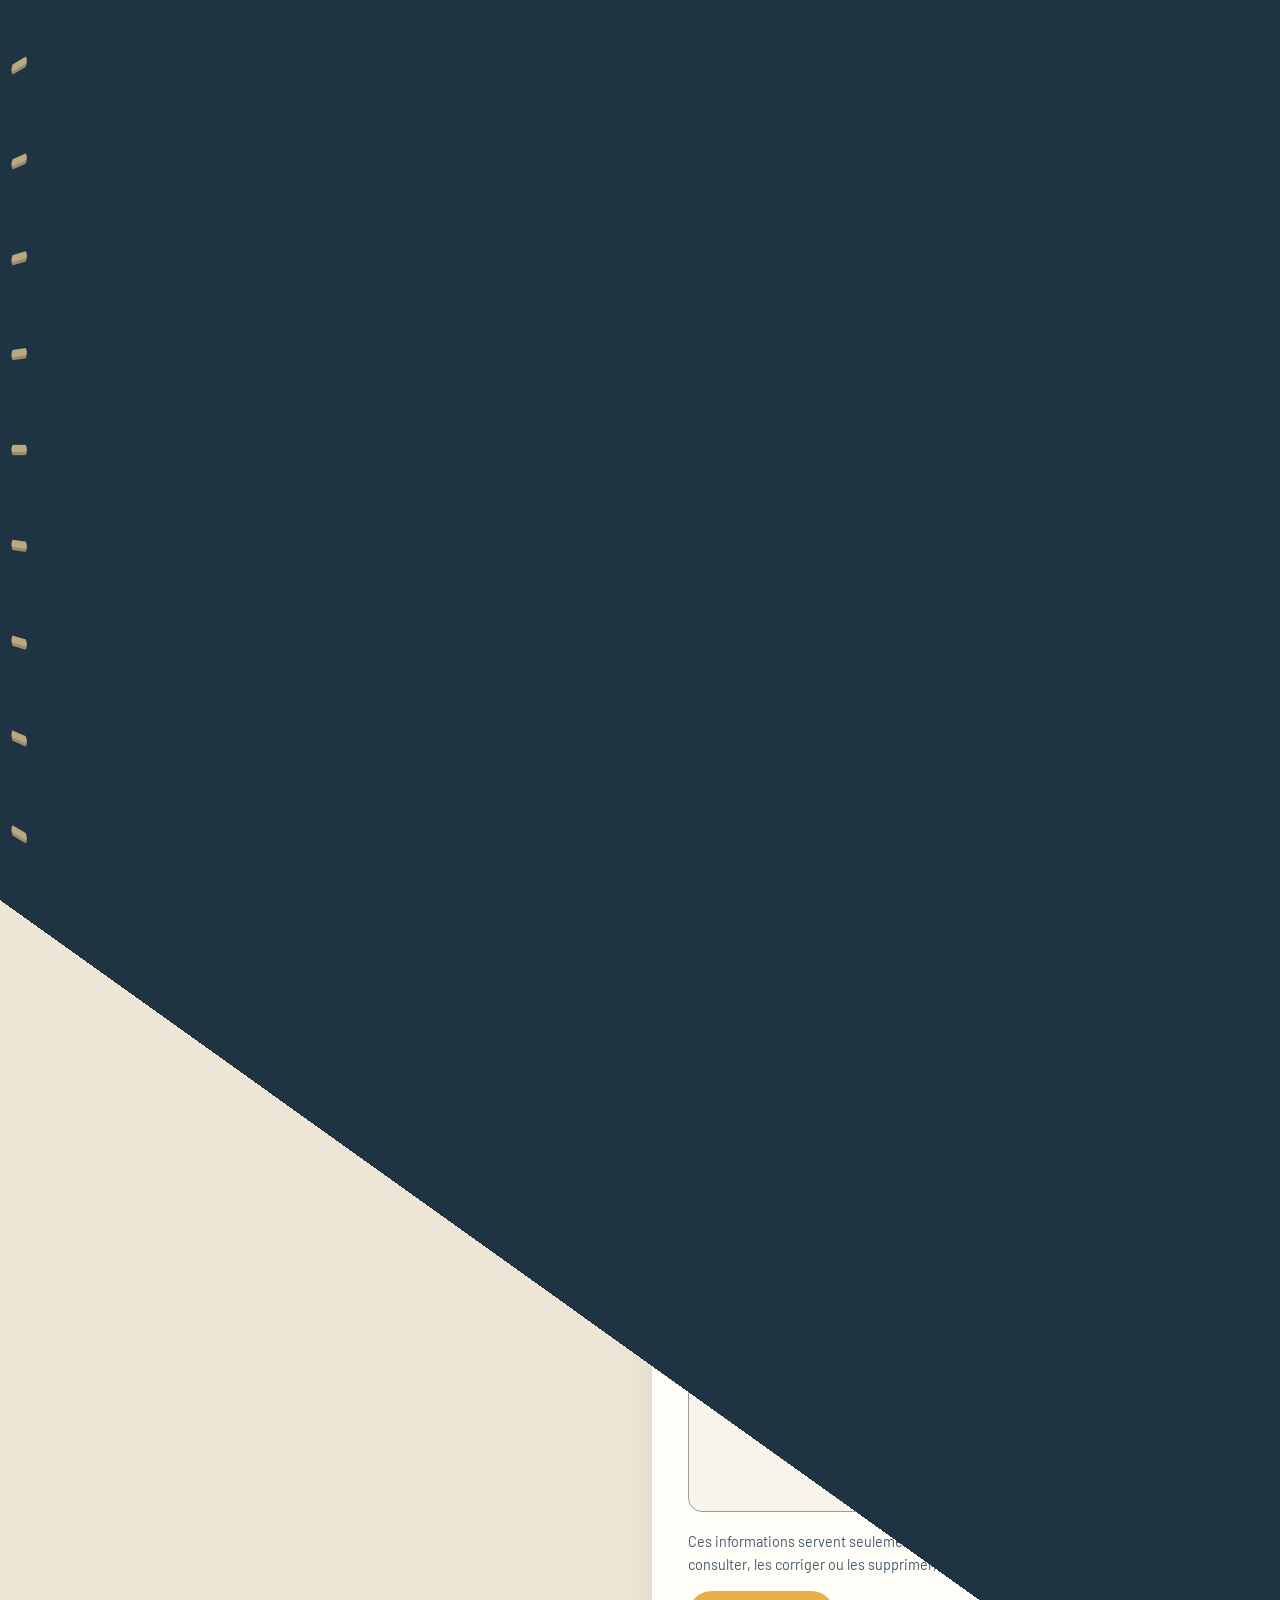
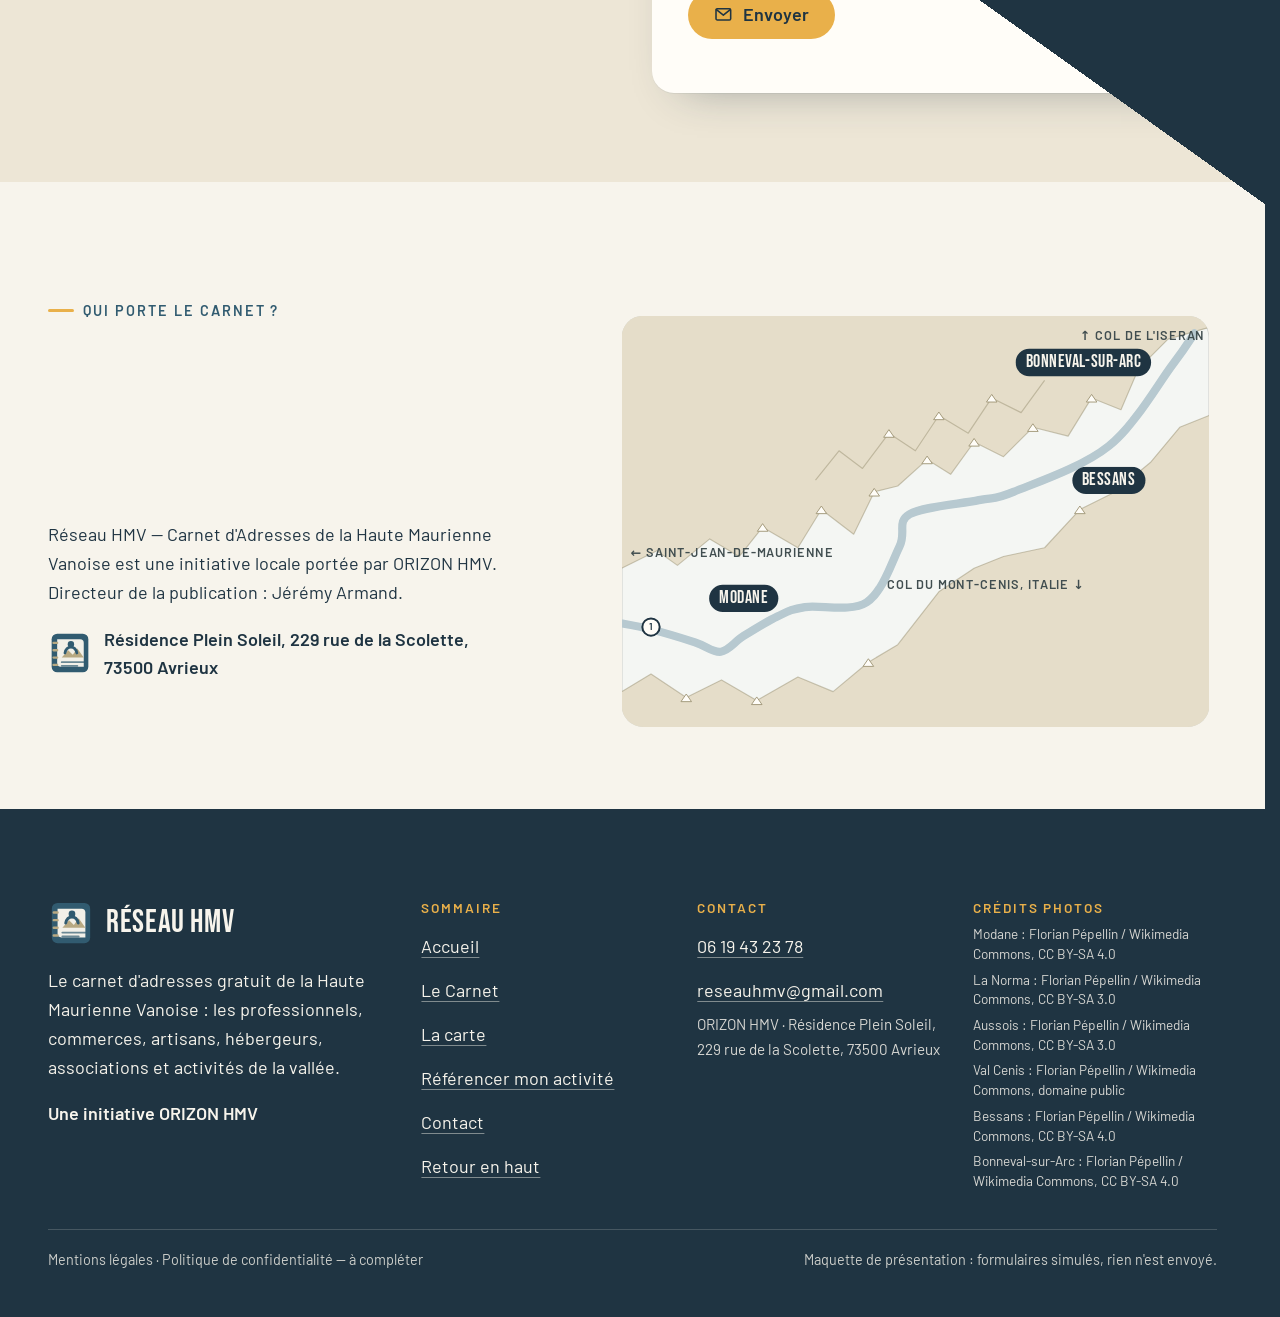
<file: contact.html>
<!doctype html>
<html lang="fr" data-v="2">
<head>
<meta charset="utf-8">
<meta name="viewport" content="width=device-width, initial-scale=1, viewport-fit=cover">
<title>Contact · Réseau HMV</title>
<meta name="description" content="Contacter Réseau HMV : une question, une fiche à corriger, à mettre à jour, à retirer ou à revendiquer.">
<meta name="robots" content="noindex, nofollow">
<link rel="canonical" href="https://reseauhmv-maquette.vercel.app/contact">
<style>:root{--fond:#f7f4ec;--texte:#1f3442;--voile-fond:#1f3442;--ouverture-fond:#1f3442;--menu-fond:#f7f4ec}:root { --entete-h: 72px; --barres-h: 0px; } html { background: var(--fond); color: var(--texte); scrollbar-gutter: stable; } body { margin: 0; background: var(--fond); } html.js:not(.secours):not([data-arrivee="retour"]) [data-anime] { opacity: 0; } html.js:not(.secours):not([data-arrivee="retour"]) [data-anime].vu { opacity: 1; } [data-voile] { position: fixed; inset: 0; z-index: 900; background: var(--voile-fond); transform: translateY(100%); visibility: hidden; pointer-events: none; } html[data-arrivee="voile"]:not(.voile-leve):not(.secours) [data-voile] { transform: none; visibility: visible; } html.secours [data-voile] { visibility: hidden !important; } .ouverture-panneau { position: fixed; inset: 0; z-index: 850; display: none; place-content: center; justify-items: center; background: var(--ouverture-fond, var(--voile-fond)); color: var(--fond); text-align: center; } html.js[data-arrivee="intro"]:not(.secours):not(.intro-finie) .ouverture-panneau { display: grid; } html.defilement-bloque, html.defilement-bloque body, html.js[data-arrivee="intro"]:not(.secours):not(.intro-finie), html.js[data-arrivee="intro"]:not(.secours):not(.intro-finie) body, html[data-arrivee="voile"]:not(.voile-leve):not(.secours), html[data-arrivee="voile"]:not(.voile-leve):not(.secours) body { overflow: hidden; } html.js[data-arrivee="intro"]:not(.secours):not(.intro-finie) { background-color: var(--ouverture-fond, var(--voile-fond)); } html[data-arrivee="voile"]:not(.voile-leve):not(.secours) { background-color: var(--voile-fond); }</style>
<script>(function () {
var d = document.documentElement, ss = null, ls = null;
try { ss = window.sessionStorage; ls = window.localStorage; } catch (e) {}
d.classList.add('js');
var nav = performance.getEntriesByType ? performance.getEntriesByType('navigation')[0] : null;
var type = nav ? nav.type : 'navigate';
var depart = null;
try { depart = JSON.parse(ss.getItem('socle:depart') || 'null'); ss.removeItem('socle:depart'); } catch (e) {}
if (depart && !(Date.now() - depart.t < 15000)) depart = null;
var mode = type === 'back_forward' ? 'retour' : type === 'reload' ? 'intro' : depart ? 'voile' : 'intro';
d.setAttribute('data-arrivee', mode);
if (mode === 'voile' && depart.couleur) d.style.setProperty('--voile-fond', depart.couleur);
if (type === 'reload' && 'scrollRestoration' in history) {
history.scrollRestoration = 'manual';
}
try {
var choisie = ls && ls.getItem('socle:langue');
var langue = (d.lang || '').slice(0, 2);
if (choisie && choisie !== langue && type === 'navigate' && !depart) {
var alt = document.querySelector('link[rel="alternate"][hreflang="' + choisie + '"]');
if (alt) location.replace(new URL(alt.href).pathname + location.search + location.hash);
}
} catch (e) {}
setTimeout(function () { if (!d.classList.contains('demarre')) d.classList.add('secours'); }, 2000);
})();</script>
<link rel="preload" href="/assets/fonts/bebas-neue-400.woff2" as="font" type="font/woff2" crossorigin>
<link rel="preload" href="/assets/fonts/barlow-400.woff2" as="font" type="font/woff2" crossorigin>
<link rel="stylesheet" href="/assets/css/socle.css?v=2">
<link rel="stylesheet" href="/assets/css/site.css?v=2">
<link rel="modulepreload" href="/assets/js/site.js?v=2">
<link rel="modulepreload" href="/assets/js/socle/index.js?v=2">
<script src="/assets/vendor/gsap.min.js" defer></script>
<script src="/assets/vendor/ScrollTrigger.min.js" defer></script>
<script src="/assets/vendor/SplitText.min.js" defer></script>
<script type="module" src="/assets/js/site.js?v=2"></script>
<meta name="theme-color" content="#f7f4ec">
<link rel="icon" href="/assets/images/favicon.svg" type="image/svg+xml">
<link rel="apple-touch-icon" href="/assets/images/apple-touch-icon.png">
<meta property="og:type" content="website">
<meta property="og:site_name" content="Réseau HMV">
<meta property="og:locale" content="fr_FR">
<meta property="og:title" content="Contact · Réseau HMV">
<meta property="og:description" content="Contacter Réseau HMV : une question, une fiche à corriger, à mettre à jour, à retirer ou à revendiquer.">
<meta property="og:url" content="https://reseauhmv-maquette.vercel.app/contact">
<meta property="og:image" content="https://reseauhmv-maquette.vercel.app/assets/partage/contact-fr.jpg">
<meta property="og:image:width" content="1200">
<meta property="og:image:height" content="630">
<meta property="og:image:alt" content="Contacter Réseau HMV">
<meta name="twitter:card" content="summary_large_image">
<script type="application/ld+json">{"@context":"https://schema.org","@type":"Organization","name":"Réseau HMV","alternateName":"Le Carnet d'Adresses de la Haute Maurienne Vanoise","url":"https://reseauhmv-maquette.vercel.app/","email":"reseauhmv@gmail.com","telephone":"+33619432378","areaServed":"Haute Maurienne Vanoise, Savoie","parentOrganization":{"@type":"Organization","name":"ORIZON HMV","address":{"@type":"PostalAddress","streetAddress":"Résidence Plein Soleil, 229 rue de la Scolette","postalCode":"73500","addressLocality":"Avrieux","addressCountry":"FR"}},"description":"Le carnet d'adresses gratuit de la Haute Maurienne Vanoise : professionnels, commerces, artisans, hébergeurs, associations et activités, de Modane à Bonneval-sur-Arc."}</script>
</head>
<body id="haut">
<div data-voile data-forme="glisse" aria-hidden="true"><span class="anneaux anneaux--voile" aria-hidden="true"><i style="--i:0"></i><i style="--i:1"></i><i style="--i:2"></i><i style="--i:3"></i><i style="--i:4"></i><i style="--i:5"></i><i style="--i:6"></i><i style="--i:7"></i><i style="--i:8"></i><i style="--i:9"></i><i style="--i:10"></i><i style="--i:11"></i><i style="--i:12"></i><i style="--i:13"></i></span><div class="voile-contenu"><svg class="voile-picto" viewBox="0 0 48 48" width="48" height="48" aria-hidden="true" focusable="false">
  <rect class="picto-couv" x="4" y="3" width="40" height="42" rx="6" fill="#315B70"/>
  <path class="picto-page" d="M10 9h25a4 4 0 0 1 4 4v26H14a4 4 0 0 1-4-4V9Z" fill="#F2F0E8"/>
  <path class="picto-anneaux" d="M10 13H6M10 21H6M10 29H6M10 37H6" fill="none" stroke="#B8A982" stroke-width="2.5" stroke-linecap="round"/>
  <path class="picto-mont" d="m15 29 7-8 5 5 5-7 7 10H15Z" fill="#B8A982"/>
  <circle cx="25" cy="14.5" r="3.5" fill="#315B70"/>
  <path d="M18.5 24c.9-4.2 3-6.3 6.5-6.3s5.6 2.1 6.5 6.3" fill="none" stroke="#315B70" stroke-width="3" stroke-linecap="round"/>
  <path d="M15 34h24M15 38h17" fill="none" stroke="#315B70" stroke-width="2" stroke-linecap="round" opacity=".7"/>
</svg><span data-voile-libelle>Contact</span></div></div>
<div class="ouverture-panneau" data-ouverture aria-hidden="true">
  <span class="anneaux anneaux--couverture" aria-hidden="true"><i style="--i:0"></i><i style="--i:1"></i><i style="--i:2"></i><i style="--i:3"></i><i style="--i:4"></i><i style="--i:5"></i><i style="--i:6"></i><i style="--i:7"></i><i style="--i:8"></i></span>
  <span class="ouverture-objet" data-ouverture-objet><svg class="ouverture-picto" viewBox="0 0 48 48" width="48" height="48" aria-hidden="true" focusable="false">
  <rect class="picto-couv" x="4" y="3" width="40" height="42" rx="6" fill="#315B70"/>
  <path class="picto-page" d="M10 9h25a4 4 0 0 1 4 4v26H14a4 4 0 0 1-4-4V9Z" fill="#F2F0E8"/>
  <path class="picto-anneaux" d="M10 13H6M10 21H6M10 29H6M10 37H6" fill="none" stroke="#B8A982" stroke-width="2.5" stroke-linecap="round"/>
  <path class="picto-mont" d="m15 29 7-8 5 5 5-7 7 10H15Z" fill="#B8A982"/>
  <circle cx="25" cy="14.5" r="3.5" fill="#315B70"/>
  <path d="M18.5 24c.9-4.2 3-6.3 6.5-6.3s5.6 2.1 6.5 6.3" fill="none" stroke="#315B70" stroke-width="3" stroke-linecap="round"/>
  <path d="M15 34h24M15 38h17" fill="none" stroke="#315B70" stroke-width="2" stroke-linecap="round" opacity=".7"/>
</svg></span>
  <p class="ouverture-nom">Réseau HMV</p>
  <span class="ouverture-trait"></span>
  <p class="ouverture-ligne">Le carnet d&#39;adresses de la Haute Maurienne Vanoise</p>
</div>
<a class="evitement" href="#contenu">Aller au contenu</a>
<header data-entete>
  <div class="entete-rangee">
    <a class="entete-logo" href="/" data-libelle="Accueil">
      <svg class="entete-picto" viewBox="0 0 48 48" width="48" height="48" aria-hidden="true" focusable="false">
  <rect class="picto-couv" x="4" y="3" width="40" height="42" rx="6" fill="#315B70"/>
  <path class="picto-page" d="M10 9h25a4 4 0 0 1 4 4v26H14a4 4 0 0 1-4-4V9Z" fill="#F2F0E8"/>
  <path class="picto-anneaux" d="M10 13H6M10 21H6M10 29H6M10 37H6" fill="none" stroke="#B8A982" stroke-width="2.5" stroke-linecap="round"/>
  <path class="picto-mont" d="m15 29 7-8 5 5 5-7 7 10H15Z" fill="#B8A982"/>
  <circle cx="25" cy="14.5" r="3.5" fill="#315B70"/>
  <path d="M18.5 24c.9-4.2 3-6.3 6.5-6.3s5.6 2.1 6.5 6.3" fill="none" stroke="#315B70" stroke-width="3" stroke-linecap="round"/>
  <path d="M15 34h24M15 38h17" fill="none" stroke="#315B70" stroke-width="2" stroke-linecap="round" opacity=".7"/>
</svg><span class="entete-nom"><b>Réseau HMV</b><small>Carnet d&#39;adresses · Haute Maurienne Vanoise</small></span>
    </a>
    <nav data-nav aria-label="Navigation principale">
      <ul><li><a href="/carnet" data-libelle="Le Carnet">Le Carnet</a></li><li><a href="/carte" data-libelle="La carte">La carte</a></li><li><a href="/contact" data-libelle="Contact" aria-current="page">Contact</a></li></ul>
    </nav>
    <div class="entete-actions">
      <a class="bouton bouton--nuit entete-action" href="/referencer" data-libelle="Référencer mon activité"><svg class="icone" viewBox="0 0 24 24" width="24" height="24" fill="none" stroke="currentColor" stroke-width="1.8" stroke-linecap="round" stroke-linejoin="round" aria-hidden="true" focusable="false"><path d="M12 5v14M5 12h14"/></svg><span>Référencer mon activité</span><em class="pastille">Gratuit</em></a>
      <button type="button" data-menu-bouton aria-controls="menu" aria-expanded="false" data-libelle-ouvrir="Menu" data-libelle-fermer="Fermer"><span data-libelle-bouton>Menu</span></button>
      <a class="menu-sansjs" href="#menu" data-menu-lien>Menu</a>
    </div>
  </div>
</header>
<script>/* Avant le premier affichage : rangées de la navigation (même règle que ajusterNav dans assets/js/socle/entete.js)
   et hauteur réelle de l'en-tête, pour que rien ne saute quand le JavaScript du site prend la main. */
(function () {
  var h = document.documentElement, u = document.querySelector('[data-nav] ul'), e = document.querySelector('[data-entete]');
  if (u) {
    var deborde = function () { return u.scrollWidth > u.clientWidth + 1; }, c = deborde();
    if (c && window.matchMedia('(min-width: 900px)').matches) {
      h.classList.add('nav-deux-rangees'); c = deborde();
      if (c) { h.classList.add('nav-deux-lignes'); var a = u.querySelector('a'); c = !a || u.getBoundingClientRect().height > a.getBoundingClientRect().height * 2.5; }
      if (c) h.classList.remove('nav-deux-rangees', 'nav-deux-lignes');
    }
    if (c) h.classList.add('nav-compacte');
  }
  if (e) h.style.setProperty('--entete-h', Math.round(e.getBoundingClientRect().height) + 'px');
})();</script>
<span id="menu-ferme" aria-hidden="true"></span>
<div id="menu" data-menu role="dialog" aria-modal="true" aria-label="Menu">
  <p class="menu-sansjs-fermer"><a href="#menu-ferme">Fermer</a></p>
  <ul><li style="--i:0"><a href="/" class="menu-lien" data-libelle="Accueil">Accueil</a></li><li style="--i:1"><a href="/carnet" class="menu-lien" data-libelle="Le Carnet">Le Carnet</a></li><li style="--i:2"><a href="/carte" class="menu-lien" data-libelle="La carte">La carte</a></li><li style="--i:3"><a href="/referencer" class="menu-lien" data-libelle="Référencer mon activité">Référencer mon activité</a></li><li style="--i:4"><a href="/contact" class="menu-lien" data-libelle="Contact" aria-current="page">Contact</a></li></ul>
  <p class="menu-contact"><a href="tel:+33619432378"><svg class="icone" viewBox="0 0 24 24" width="24" height="24" fill="none" stroke="currentColor" stroke-width="1.8" stroke-linecap="round" stroke-linejoin="round" aria-hidden="true" focusable="false"><path d="M6.5 3.5h3l1.5 4-2 1.3a10.5 10.5 0 0 0 6.2 6.2l1.3-2 4 1.5v3a2 2 0 0 1-2.2 2A16.5 16.5 0 0 1 4.5 5.7a2 2 0 0 1 2-2.2z"/></svg>06 19 43 23 78</a><a href="mailto:reseauhmv@gmail.com"><svg class="icone" viewBox="0 0 24 24" width="24" height="24" fill="none" stroke="currentColor" stroke-width="1.8" stroke-linecap="round" stroke-linejoin="round" aria-hidden="true" focusable="false"><rect x="3.5" y="5.5" width="17" height="13" rx="1.5"/><path d="m4 6.5 8 6.5 8-6.5"/></svg>reseauhmv@gmail.com</a></p>
</div>
<main id="contenu" tabindex="-1">
<section class="tete-contact" id="debut">
  <div class="conteneur tete-contact-grille">
    <div class="tete-contact-texte">
      <p class="surtitre">Nous contacter</p>
      <h1 class="contact-titre"><span class="contact-titre-petit">Contactez Réseau HMV au</span><a class="numero-geant" href="tel:+33619432378" data-action-principale aria-label="Appeler le 06 19 43 23 78" data-effet="numero"><span class="numero-chiffre" style="--i:0">0</span><span class="numero-chiffre" style="--i:1">6</span><span class="numero-espace"> </span><span class="numero-chiffre" style="--i:3">1</span><span class="numero-chiffre" style="--i:4">9</span><span class="numero-espace"> </span><span class="numero-chiffre" style="--i:6">4</span><span class="numero-chiffre" style="--i:7">3</span><span class="numero-espace"> </span><span class="numero-chiffre" style="--i:9">2</span><span class="numero-chiffre" style="--i:10">3</span><span class="numero-espace"> </span><span class="numero-chiffre" style="--i:12">7</span><span class="numero-chiffre" style="--i:13">8</span></a></h1>
      <p class="tete-contact-mail" data-info-cle><a href="mailto:reseauhmv@gmail.com"><svg class="icone" viewBox="0 0 24 24" width="24" height="24" fill="none" stroke="currentColor" stroke-width="1.8" stroke-linecap="round" stroke-linejoin="round" aria-hidden="true" focusable="false"><rect x="3.5" y="5.5" width="17" height="13" rx="1.5"/><path d="m4 6.5 8 6.5 8-6.5"/></svg>reseauhmv@gmail.com</a></p>
      <p class="masque-ecran-tres-bas">Une question sur le carnet, ou une fiche à corriger, à mettre à jour, à retirer ou à revendiquer : écrivez ou appelez.</p>
    </div>
    <figure class="media tete-contact-media" data-grok data-anime="rideau" data-iris-centre style="--cadrage:50% 55%">
  <picture>
    <img src="/assets/images/grok/contact-carnet-1280.webp" srcset="/assets/images/grok/contact-carnet-640.webp 640w, /assets/images/grok/contact-carnet-1280.webp 1280w, /assets/images/grok/contact-carnet-1920.webp 1920w" sizes="(max-width: 760px) 100vw, 44vw" alt="Carnet à spirale ouvert et crayon sur une table en mélèze, montagne enneigée par la fenêtre" width="1280" height="854" fetchpriority="high" loading="eager" decoding="async">
  </picture><figcaption class="mention-ia">Illustration générée</figcaption>
</figure>
  </div>
</section>
<section class="demandes" id="demandes">
  <div class="conteneur">
    <header class="section-tete">
      <p class="surtitre">Vos demandes</p>
      <h2 data-anime="lignes">Une fiche à faire évoluer</h2>
    </header>
    <div class="demandes-grille">
      <ul class="demandes-liste" data-anime="cascade"><li class="demande">
        <span class="fiche-icone teinte-sable"><svg class="icone" viewBox="0 0 24 24" width="24" height="24" fill="none" stroke="currentColor" stroke-width="1.8" stroke-linecap="round" stroke-linejoin="round" aria-hidden="true" focusable="false"><path d="m14.5 3.5 6 6-2.6 2.6-6-6z"/><path d="M12.6 6.4 3.5 15.5l3 3 9.1-9.1"/></svg></span>
        <h3>Corriger ou mettre à jour</h3>
        <p>Une information a changé : horaires, téléphone, activité. Indiquez le nom exact de l&#39;activité et la modification voulue.</p>
        <a class="demande-lien" href="/contact?sujet=modification#formulaire" data-sans-transition data-meme-page>Écrire pour cela<svg class="icone" viewBox="0 0 24 24" width="24" height="24" fill="none" stroke="currentColor" stroke-width="1.8" stroke-linecap="round" stroke-linejoin="round" aria-hidden="true" focusable="false"><path d="M5 12h14M13 6l6 6-6 6"/></svg></a>
      </li><li class="demande">
        <span class="fiche-icone teinte-sable"><svg class="icone" viewBox="0 0 24 24" width="24" height="24" fill="none" stroke="currentColor" stroke-width="1.8" stroke-linecap="round" stroke-linejoin="round" aria-hidden="true" focusable="false"><path d="M12 5v14M5 12h14"/></svg></span>
        <h3>Retirer une fiche ou un média</h3>
        <p>Le retrait d&#39;une fiche, d&#39;une photo ou d&#39;un logo se demande ici, par la personne qui représente l&#39;activité.</p>
        <a class="demande-lien" href="/contact?sujet=retrait#formulaire" data-sans-transition data-meme-page>Écrire pour cela<svg class="icone" viewBox="0 0 24 24" width="24" height="24" fill="none" stroke="currentColor" stroke-width="1.8" stroke-linecap="round" stroke-linejoin="round" aria-hidden="true" focusable="false"><path d="M5 12h14M13 6l6 6-6 6"/></svg></a>
      </li><li class="demande">
        <span class="fiche-icone teinte-sable"><svg class="icone" viewBox="0 0 24 24" width="24" height="24" fill="none" stroke="currentColor" stroke-width="1.8" stroke-linecap="round" stroke-linejoin="round" aria-hidden="true" focusable="false"><circle cx="8" cy="12" r="3.6"/><path d="M11.6 12H21v3M17.5 12v3"/></svg></span>
        <h3>Revendiquer une fiche</h3>
        <p>Votre activité est déjà dans le carnet ? Prenez-en la main : Réseau HMV vérifie que vous la représentez.</p>
        <a class="demande-lien" href="/contact?sujet=revendication#formulaire" data-sans-transition data-meme-page>Écrire pour cela<svg class="icone" viewBox="0 0 24 24" width="24" height="24" fill="none" stroke="currentColor" stroke-width="1.8" stroke-linecap="round" stroke-linejoin="round" aria-hidden="true" focusable="false"><path d="M5 12h14M13 6l6 6-6 6"/></svg></a>
      </li><li class="demande">
        <span class="fiche-icone teinte-sable"><svg class="icone" viewBox="0 0 24 24" width="24" height="24" fill="none" stroke="currentColor" stroke-width="1.8" stroke-linecap="round" stroke-linejoin="round" aria-hidden="true" focusable="false"><rect x="3.5" y="5.5" width="17" height="13" rx="1.5"/><path d="m4 6.5 8 6.5 8-6.5"/></svg></span>
        <h3>Vos données</h3>
        <p>Accès, rectification, effacement, limitation, opposition ou retrait du consentement : précisez l&#39;objet de la demande.</p>
        <a class="demande-lien" href="/contact?sujet=donnees#formulaire" data-sans-transition data-meme-page>Écrire pour cela<svg class="icone" viewBox="0 0 24 24" width="24" height="24" fill="none" stroke="currentColor" stroke-width="1.8" stroke-linecap="round" stroke-linejoin="round" aria-hidden="true" focusable="false"><path d="M5 12h14M13 6l6 6-6 6"/></svg></a>
      </li></ul>
      <form class="formulaire" id="formulaire" data-formulaire novalidate>
        <h3>Votre message</h3>
        <div class="champ"><label for="c-sujet">Objet de la demande *</label><select id="c-sujet" name="sujet" required>
          <option value="question">Une question</option>
          <option value="modification">Corriger ou mettre à jour une fiche</option>
          <option value="retrait">Retirer une fiche ou un média</option>
          <option value="revendication">Revendiquer une fiche</option>
          <option value="donnees">Mes données</option>
        </select></div>
        <div class="champ"><label for="c-activite">Nom exact de l&#39;activité concernée</label><input id="c-activite" name="activite" type="text" autocomplete="organization"></div>
        <div class="champs-deux">
          <div class="champ"><label for="c-nom">Prénom et nom *</label><input id="c-nom" name="nom" type="text" required autocomplete="name"></div>
          <div class="champ"><label for="c-email">E-mail *</label><input id="c-email" name="email" type="email" required autocomplete="email"></div>
        </div>
        <div class="champ"><label for="c-tel">Téléphone (facultatif)</label><input id="c-tel" name="tel" type="tel" autocomplete="tel" inputmode="tel"></div>
        <div class="champ"><label for="c-message">Votre message *</label><textarea id="c-message" name="message" rows="5" required></textarea></div>
        <p class="mention-donnees">Ces informations servent seulement à traiter votre demande. Pour les consulter, les corriger ou les supprimer, il suffit d&#39;écrire à Réseau HMV.</p>
        <p><button type="submit" class="bouton"><svg class="icone" viewBox="0 0 24 24" width="24" height="24" fill="none" stroke="currentColor" stroke-width="1.8" stroke-linecap="round" stroke-linejoin="round" aria-hidden="true" focusable="false"><rect x="3.5" y="5.5" width="17" height="13" rx="1.5"/><path d="m4 6.5 8 6.5 8-6.5"/></svg>Envoyer</button></p>
        <p data-message-envoi hidden tabindex="-1" data-texte="Message simulé : rien n&#39;a été envoyé. Sur le site final, il arrivera chez Réseau HMV."></p>
      </form>
    </div>
  </div>
</section>
<section class="porteur" id="porteur">
  <div class="conteneur porteur-grille">
    <div class="porteur-texte">
      <p class="surtitre">Qui porte le carnet ?</p>
      <h2 data-anime="lignes">Une initiative ORIZON HMV, à Avrieux</h2>
      <p>Réseau HMV — Carnet d&#39;Adresses de la Haute Maurienne Vanoise est une initiative locale portée par ORIZON HMV. Directeur de la publication : Jérémy Armand.</p>
      <p class="porteur-adresse"><svg class="porteur-picto" viewBox="0 0 48 48" width="48" height="48" aria-hidden="true" focusable="false">
  <rect class="picto-couv" x="4" y="3" width="40" height="42" rx="6" fill="#315B70"/>
  <path class="picto-page" d="M10 9h25a4 4 0 0 1 4 4v26H14a4 4 0 0 1-4-4V9Z" fill="#F2F0E8"/>
  <path class="picto-anneaux" d="M10 13H6M10 21H6M10 29H6M10 37H6" fill="none" stroke="#B8A982" stroke-width="2.5" stroke-linecap="round"/>
  <path class="picto-mont" d="m15 29 7-8 5 5 5-7 7 10H15Z" fill="#B8A982"/>
  <circle cx="25" cy="14.5" r="3.5" fill="#315B70"/>
  <path d="M18.5 24c.9-4.2 3-6.3 6.5-6.3s5.6 2.1 6.5 6.3" fill="none" stroke="#315B70" stroke-width="3" stroke-linecap="round"/>
  <path d="M15 34h24M15 38h17" fill="none" stroke="#315B70" stroke-width="2" stroke-linecap="round" opacity=".7"/>
</svg><span>Résidence Plein Soleil, 229 rue de la Scolette, 73500 Avrieux</span></p>
    </div>
    <div class="porteur-carte"><div class="vallee vallee--avrieux" data-effet="vallee" data-boucle-css>
  <svg class="vallee-svg" viewBox="0 0 1000 700" role="img" aria-label="Plan schématique de la vallée, positions indicatives.">
    <path class="vallee-massif" d="M0 430 L60 400 L95 425 L150 380 L200 410 L240 360 L300 395 L340 330 L395 372 L430 300 L470 290 L520 245 L560 270 L600 215 L650 240 L700 190 L760 205 L800 140 L850 160 L880 90 L930 40 L1000 20 L1000 0 L0 0 Z"/>
    <path class="vallee-massif" d="M0 640 L50 610 L110 650 L170 620 L230 655 L300 615 L360 640 L420 590 L470 560 L540 470 L600 430 L650 410 L720 395 L780 330 L840 300 L900 250 L950 190 L1000 170 L1000 700 L0 700 Z"/>
    <g class="vallee-cretes" fill="none" stroke-linejoin="round"><path d="M0 430 L60 400 L95 425 L150 380 L200 410 L240 360 L300 395 L340 330 L395 372 L430 300 L470 290 L520 245 L560 270 L600 215 L650 240 L700 190 L760 205 L800 140 L850 160 L880 90 L930 40 L1000 20"/><path d="M0 640 L50 610 L110 650 L170 620 L230 655 L300 615 L360 640 L420 590 L470 560 L540 470 L600 430 L650 410 L720 395 L780 330 L840 300 L900 250 L950 190 L1000 170"/><path d="M330 280 L370 230 L410 260 L455 200 L500 230 L540 170 L590 200 L630 140 L680 165 L720 110"/></g>
    <g class="vallee-sommets"><path d="M231 367 L240 354 L249 367 Z"/><path d="M331 337 L340 324 L349 337 Z"/><path d="M421 307 L430 294 L439 307 Z"/><path d="M511 252 L520 239 L529 252 Z"/><path d="M591 222 L600 209 L609 222 Z"/><path d="M691 197 L700 184 L709 197 Z"/><path d="M791 147 L800 134 L809 147 Z"/><path d="M871 97 L880 84 L889 97 Z"/><path d="M446 207 L455 194 L464 207 Z"/><path d="M531 177 L540 164 L549 177 Z"/><path d="M621 147 L630 134 L639 147 Z"/><path d="M101 657 L110 644 L119 657 Z"/><path d="M221 662 L230 649 L239 662 Z"/><path d="M411 597 L420 584 L429 597 Z"/><path d="M771 337 L780 324 L789 337 Z"/></g>
    <path class="vallee-riviere-fond" d="M-10 522 C0.0 524.0 27.5 528.3 50 534 C72.5 539.7 105.2 549.7 125 556 C144.8 562.3 155.2 573.8 169 572 C182.8 570.2 192.0 555.0 208 545 C224.0 535.0 247.7 520.2 265 512 C282.3 503.8 286.7 500.0 312 496 C337.3 492.0 390.2 505.2 417 488 C443.8 470.8 460.8 418.0 473 393 C485.2 368.0 467.5 351.2 490 338 C512.5 324.8 578.5 320.3 608 314 C637.5 307.7 630.2 315.3 667 300 C703.8 284.7 783.8 258.2 829 222 C874.2 185.8 913.7 115.0 938 83 C962.3 51.0 968.8 38.8 975 30" fill="none"/>
    <path class="vallee-riviere" d="M-10 522 C0.0 524.0 27.5 528.3 50 534 C72.5 539.7 105.2 549.7 125 556 C144.8 562.3 155.2 573.8 169 572 C182.8 570.2 192.0 555.0 208 545 C224.0 535.0 247.7 520.2 265 512 C282.3 503.8 286.7 500.0 312 496 C337.3 492.0 390.2 505.2 417 488 C443.8 470.8 460.8 418.0 473 393 C485.2 368.0 467.5 351.2 490 338 C512.5 324.8 578.5 320.3 608 314 C637.5 307.7 630.2 315.3 667 300 C703.8 284.7 783.8 258.2 829 222 C874.2 185.8 913.7 115.0 938 83 C962.3 51.0 968.8 38.8 975 30" fill="none" pathLength="1"/>
    <path class="vallee-flux" d="M-10 522 C0.0 524.0 27.5 528.3 50 534 C72.5 539.7 105.2 549.7 125 556 C144.8 562.3 155.2 573.8 169 572 C182.8 570.2 192.0 555.0 208 545 C224.0 535.0 247.7 520.2 265 512 C282.3 503.8 286.7 500.0 312 496 C337.3 492.0 390.2 505.2 417 488 C443.8 470.8 460.8 418.0 473 393 C485.2 368.0 467.5 351.2 490 338 C512.5 324.8 578.5 320.3 608 314 C637.5 307.7 630.2 315.3 667 300 C703.8 284.7 783.8 258.2 829 222 C874.2 185.8 913.7 115.0 938 83 C962.3 51.0 968.8 38.8 975 30" fill="none" pathLength="1"/>
    <g class="vallee-points"><g class="vallee-point" data-village="saint-andre" data-nom="Saint-André" data-secteur="modane" style="--o:0.050" transform="translate(50 530)">
      <g class="vp"><circle class="vp-halo" r="24"/><circle r="13"/><text y="5" text-anchor="middle">1</text></g></g><g class="vallee-point" data-village="le-freney" data-nom="Le Freney" data-secteur="modane" style="--o:0.125" transform="translate(125 552)">
      <g class="vp"><circle class="vp-halo" r="24"/><circle r="13"/><text y="5" text-anchor="middle">2</text></g></g><g class="vallee-point" data-village="fourneaux" data-nom="Fourneaux" data-secteur="modane" style="--o:0.169" transform="translate(169 568)">
      <g class="vp"><circle class="vp-halo" r="24"/><circle r="13"/><text y="5" text-anchor="middle">3</text></g></g><g class="vallee-point vallee-point--grand" data-village="modane" data-nom="Modane" data-secteur="modane" style="--o:0.208" transform="translate(208 541)">
      <g class="vp"><circle class="vp-halo" r="24"/><circle r="15"/><text y="5" text-anchor="middle">4</text></g></g><g class="vallee-point vallee-point--station" data-village="valfrejus" data-nom="Valfréjus" data-secteur="modane" style="--o:0.183" transform="translate(183 653)">
      <g class="vp"><circle class="vp-halo" r="24"/><path d="M0 -15 L14 10 L-14 10 Z"/><text y="6" text-anchor="middle">5</text></g></g><g class="vallee-point" data-village="villarodin-bourget" data-nom="Villarodin-Bourget" data-secteur="modane" style="--o:0.265" transform="translate(265 508)">
      <g class="vp"><circle class="vp-halo" r="24"/><circle r="13"/><text y="5" text-anchor="middle">6</text></g></g><g class="vallee-point vallee-point--station" data-village="la-norma" data-nom="La Norma" data-secteur="la-norma" style="--o:0.281" transform="translate(281 571)">
      <g class="vp"><circle class="vp-halo" r="24"/><path d="M0 -15 L14 10 L-14 10 Z"/><text y="6" text-anchor="middle">7</text></g></g><g class="vallee-point" data-village="avrieux" data-nom="Avrieux" data-secteur="modane" style="--o:0.312" transform="translate(312 492)">
      <g class="vp"><circle class="vp-halo" r="24"/><circle r="13"/><text y="5" text-anchor="middle">8</text></g></g><g class="vallee-point" data-village="aussois" data-nom="Aussois" data-secteur="aussois" style="--o:0.348" transform="translate(348 465)">
      <g class="vp"><circle class="vp-halo" r="24"/><circle r="13"/><text y="5" text-anchor="middle">9</text></g></g><g class="vallee-point" data-village="bramans" data-nom="Bramans" data-secteur="val-cenis" style="--o:0.417" transform="translate(417 484)">
      <g class="vp"><circle class="vp-halo" r="24"/><circle r="13"/><text y="5" text-anchor="middle">10</text></g></g><g class="vallee-point" data-village="sollieres-sardieres" data-nom="Sollières-Sardières" data-secteur="val-cenis" style="--o:0.473" transform="translate(473 389)">
      <g class="vp"><circle class="vp-halo" r="24"/><circle r="13"/><text y="5" text-anchor="middle">11</text></g></g><g class="vallee-point" data-village="termignon" data-nom="Termignon" data-secteur="val-cenis" style="--o:0.490" transform="translate(490 334)">
      <g class="vp"><circle class="vp-halo" r="24"/><circle r="13"/><text y="5" text-anchor="middle">12</text></g></g><g class="vallee-point" data-village="lanslebourg-mont-cenis" data-nom="Lanslebourg-Mont-Cenis" data-secteur="val-cenis" style="--o:0.608" transform="translate(608 310)">
      <g class="vp"><circle class="vp-halo" r="24"/><circle r="13"/><text y="5" text-anchor="middle">13</text></g></g><g class="vallee-point" data-village="lanslevillard" data-nom="Lanslevillard" data-secteur="val-cenis" style="--o:0.667" transform="translate(667 296)">
      <g class="vp"><circle class="vp-halo" r="24"/><circle r="13"/><text y="5" text-anchor="middle">14</text></g></g><g class="vallee-point vallee-point--grand" data-village="bessans" data-nom="Bessans" data-secteur="bessans" style="--o:0.829" transform="translate(829 218)">
      <g class="vp"><circle class="vp-halo" r="24"/><circle r="15"/><text y="5" text-anchor="middle">15</text></g></g><g class="vallee-point vallee-point--grand" data-village="bonneval-sur-arc" data-nom="Bonneval-sur-Arc" data-secteur="bonneval-sur-arc" style="--o:0.938" transform="translate(938 79)">
      <g class="vp"><circle class="vp-halo" r="24"/><circle r="15"/><text y="5" text-anchor="middle">16</text></g></g></g>
  </svg>
  <ul class="vallee-noms" aria-hidden="true"><li style="left:20.8%;top:77.3%">Modane</li><li style="left:82.9%;top:31.1%">Bessans</li><li style="left:93.8%;top:11.3%">Bonneval-sur-Arc</li><li class="vallee-geo vallee-geo--g" style="left:1.5%;top:56%">← Saint-Jean-de-Maurienne</li><li class="vallee-geo vallee-geo--b" style="left:62%;top:63.5%">Col du Mont-Cenis, Italie ↓</li><li class="vallee-geo vallee-geo--h" style="left:78%;top:3%">↑ Col de l&#39;Iseran</li></ul>
  <p class="vallee-bulle" aria-hidden="true" hidden></p>
</div></div>
  </div>
</section>
</main>
<footer class="pied" id="pied">
  <div class="conteneur pied-grille">
    <div class="pied-marque">
      <p class="pied-logo"><svg class="pied-picto" viewBox="0 0 48 48" width="48" height="48" aria-hidden="true" focusable="false">
  <rect class="picto-couv" x="4" y="3" width="40" height="42" rx="6" fill="#315B70"/>
  <path class="picto-page" d="M10 9h25a4 4 0 0 1 4 4v26H14a4 4 0 0 1-4-4V9Z" fill="#F2F0E8"/>
  <path class="picto-anneaux" d="M10 13H6M10 21H6M10 29H6M10 37H6" fill="none" stroke="#B8A982" stroke-width="2.5" stroke-linecap="round"/>
  <path class="picto-mont" d="m15 29 7-8 5 5 5-7 7 10H15Z" fill="#B8A982"/>
  <circle cx="25" cy="14.5" r="3.5" fill="#315B70"/>
  <path d="M18.5 24c.9-4.2 3-6.3 6.5-6.3s5.6 2.1 6.5 6.3" fill="none" stroke="#315B70" stroke-width="3" stroke-linecap="round"/>
  <path d="M15 34h24M15 38h17" fill="none" stroke="#315B70" stroke-width="2" stroke-linecap="round" opacity=".7"/>
</svg><strong>Réseau HMV</strong></p>
      <p>Le carnet d&#39;adresses gratuit de la Haute Maurienne Vanoise : les professionnels, commerces, artisans, hébergeurs, associations et activités de la vallée.</p>
      <p class="pied-initiative">Une initiative ORIZON HMV</p>
    </div>
    <nav aria-label="Sommaire">
      <p class="pied-titre">Sommaire</p>
      <ul><li><a href="/" data-libelle="Accueil">Accueil</a></li><li><a href="/carnet" data-libelle="Le Carnet">Le Carnet</a></li><li><a href="/carte" data-libelle="La carte">La carte</a></li><li><a href="/referencer" data-libelle="Référencer mon activité">Référencer mon activité</a></li><li><a href="/contact" data-libelle="Contact" aria-current="page">Contact</a></li><li><a href="#haut" data-sans-transition>Retour en haut</a></li></ul>
    </nav>
    <div>
      <p class="pied-titre">Contact</p>
      <ul>
        <li><a href="tel:+33619432378">06 19 43 23 78</a></li>
        <li><a href="mailto:reseauhmv@gmail.com">reseauhmv@gmail.com</a></li>
      </ul>
      <p class="pied-adresse">ORIZON HMV · Résidence Plein Soleil, 229 rue de la Scolette, 73500 Avrieux</p>
    </div>
    <div>
      <p class="pied-titre">Crédits photos</p>
      <ul class="pied-credits"><li>Modane : Florian Pépellin / Wikimedia Commons, CC BY-SA 4.0</li><li>La Norma : Florian Pépellin / Wikimedia Commons, CC BY-SA 3.0</li><li>Aussois : Florian Pépellin / Wikimedia Commons, CC BY-SA 3.0</li><li>Val Cenis : Florian Pépellin / Wikimedia Commons, domaine public</li><li>Bessans : Florian Pépellin / Wikimedia Commons, CC BY-SA 4.0</li><li>Bonneval-sur-Arc : Florian Pépellin / Wikimedia Commons, CC BY-SA 4.0</li></ul>
    </div>
  </div>
  <div class="conteneur pied-bas"><p>Mentions légales · Politique de confidentialité — à compléter</p><p>Maquette de présentation : formulaires simulés, rien n&#39;est envoyé.</p></div>
</footer>
<div data-barre-fixe>
  <a href="/carnet" class="bouton bouton--contour" data-libelle="Le Carnet"><svg class="icone" viewBox="0 0 24 24" width="24" height="24" fill="none" stroke="currentColor" stroke-width="1.8" stroke-linecap="round" stroke-linejoin="round" aria-hidden="true" focusable="false"><circle cx="10.5" cy="10.5" r="6"/><path d="m15 15 5.5 5.5"/></svg>Chercher</a>
  <a class="bouton" href="/referencer" data-libelle="Référencer mon activité">Référencer, gratuit</a>
</div>
</body>
</html>
</file>
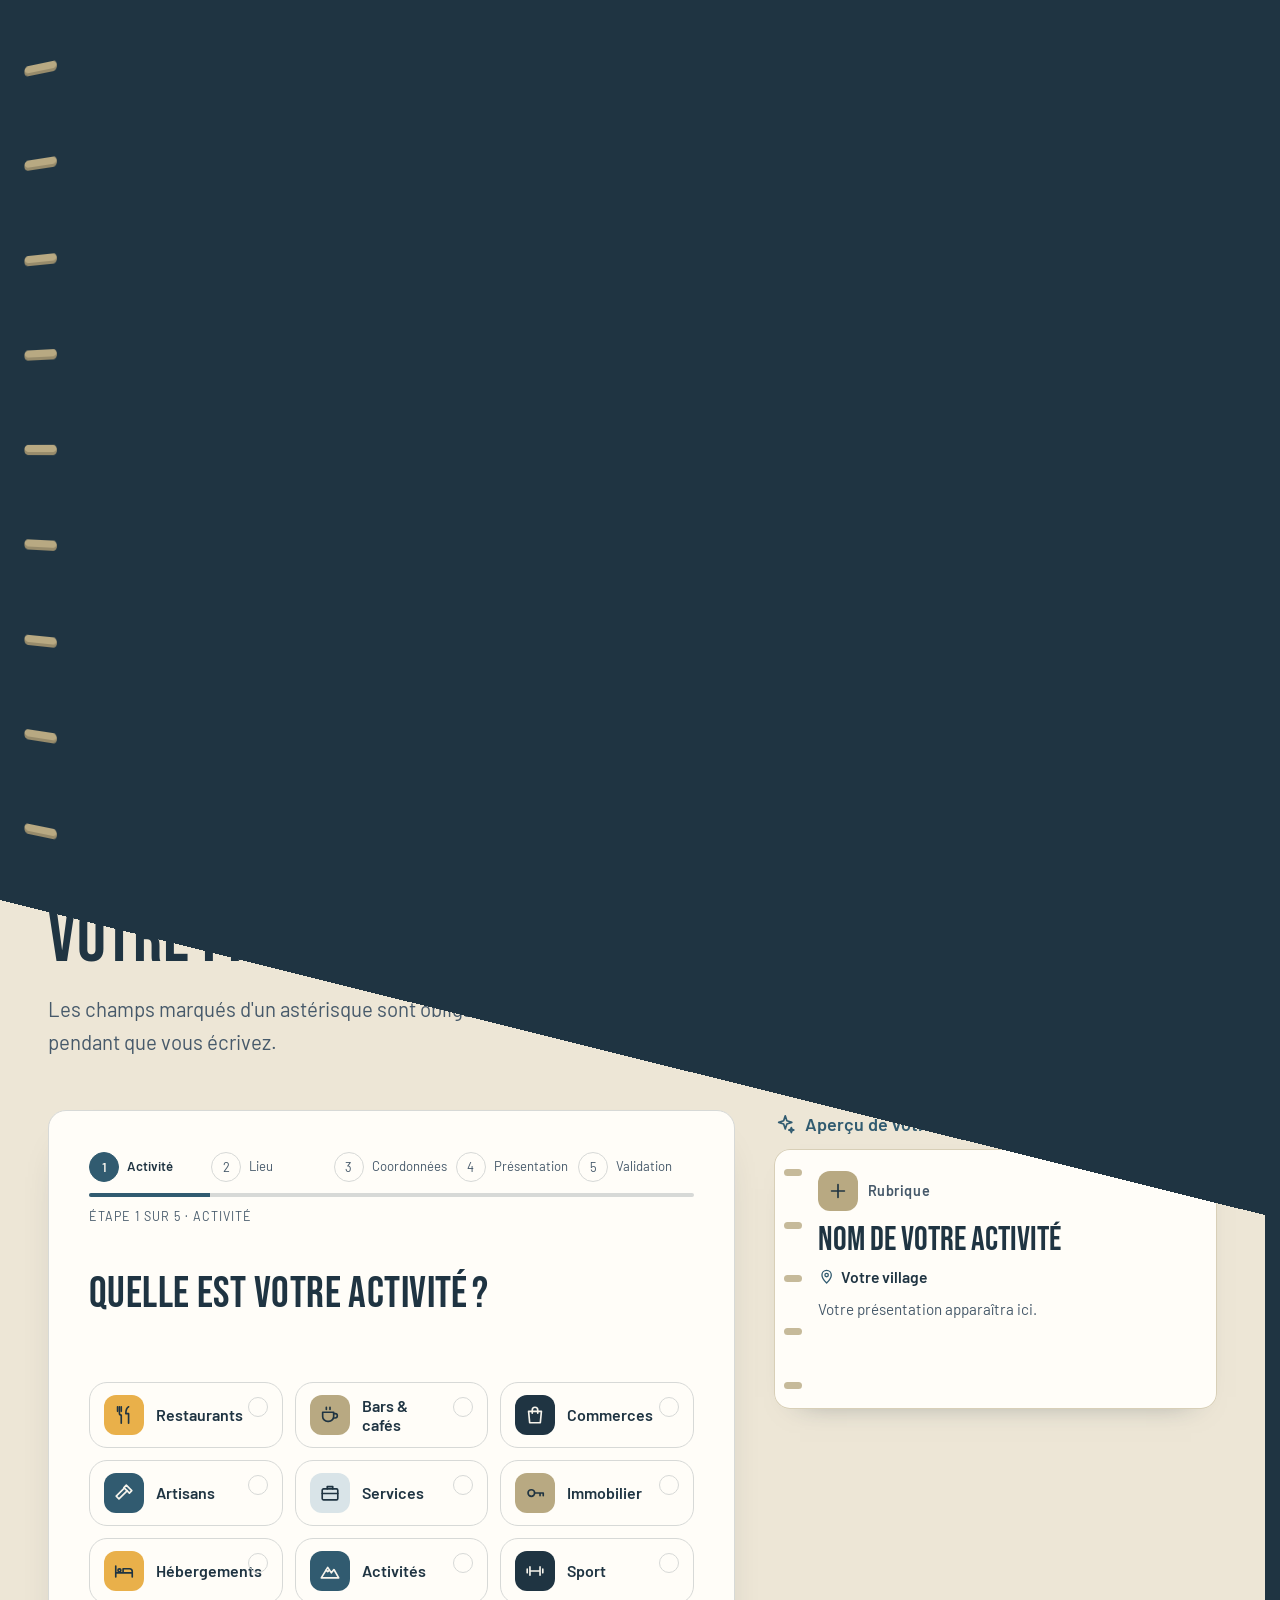
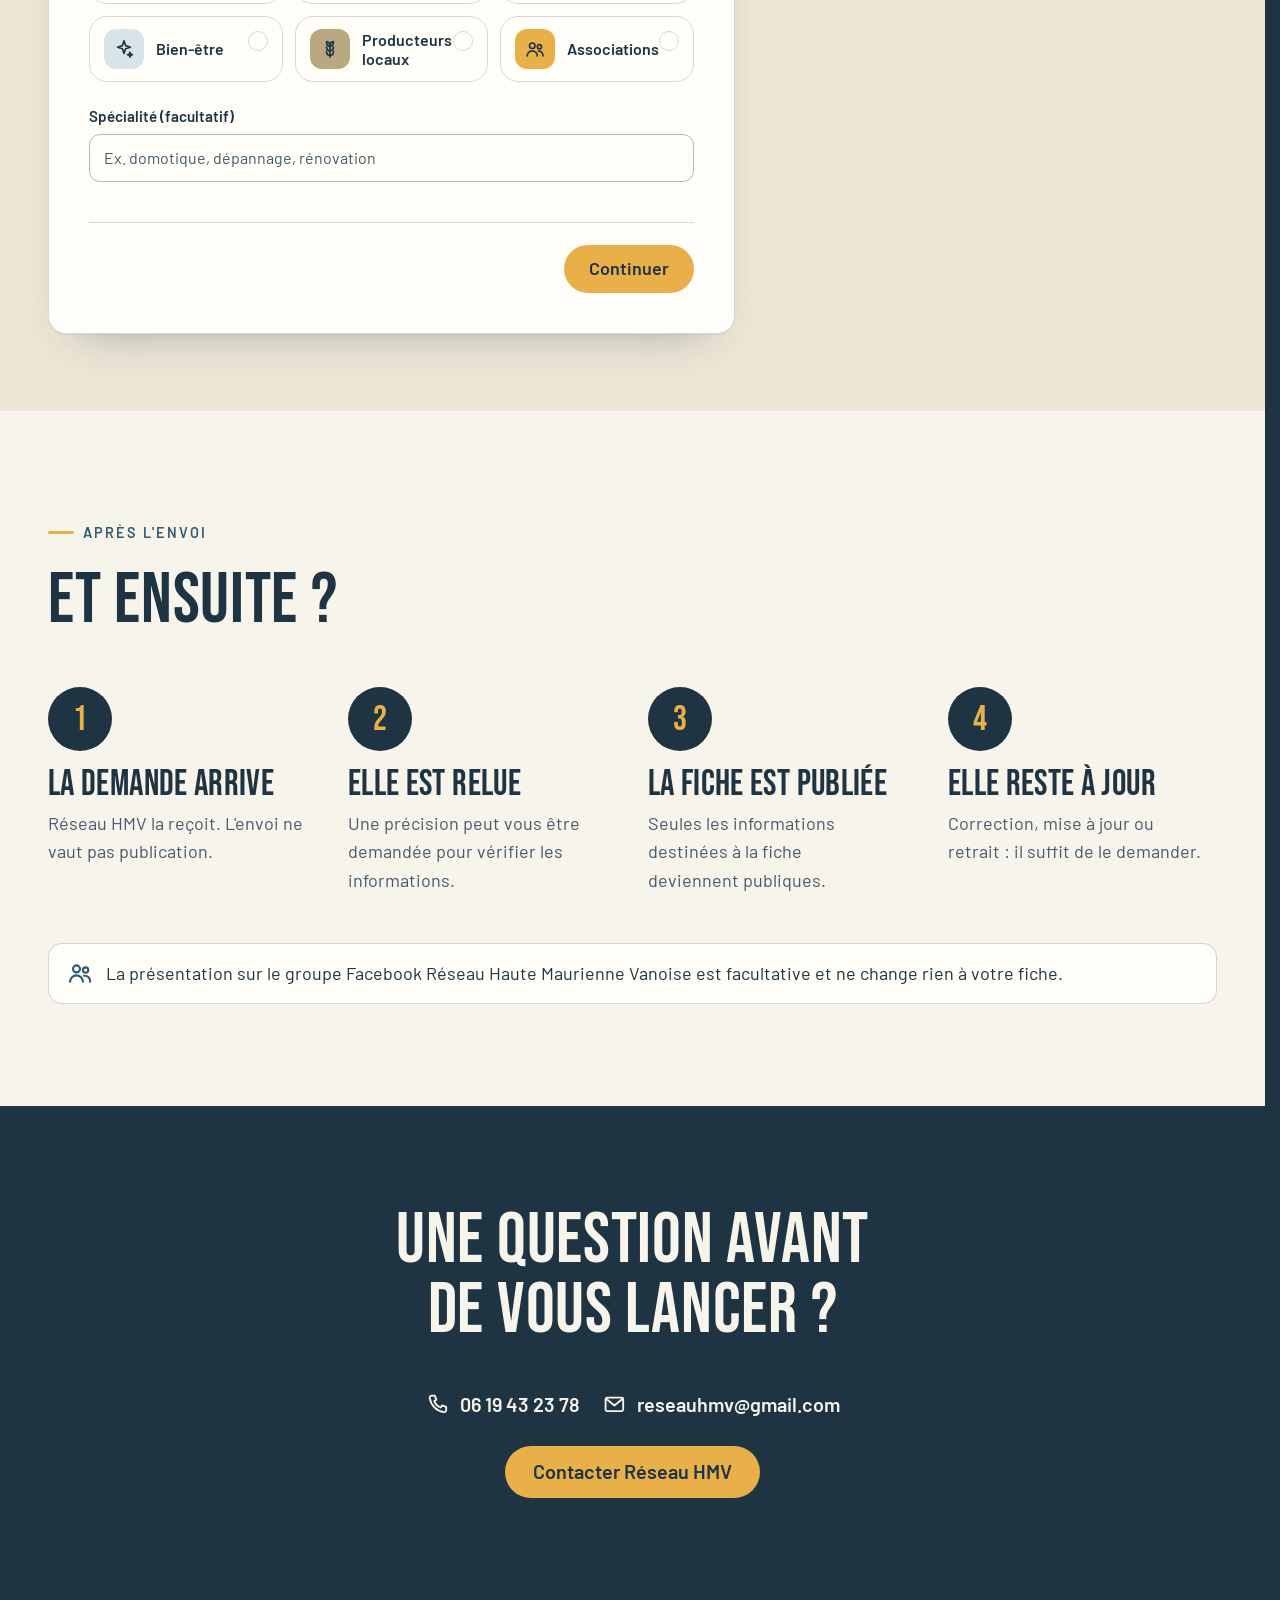
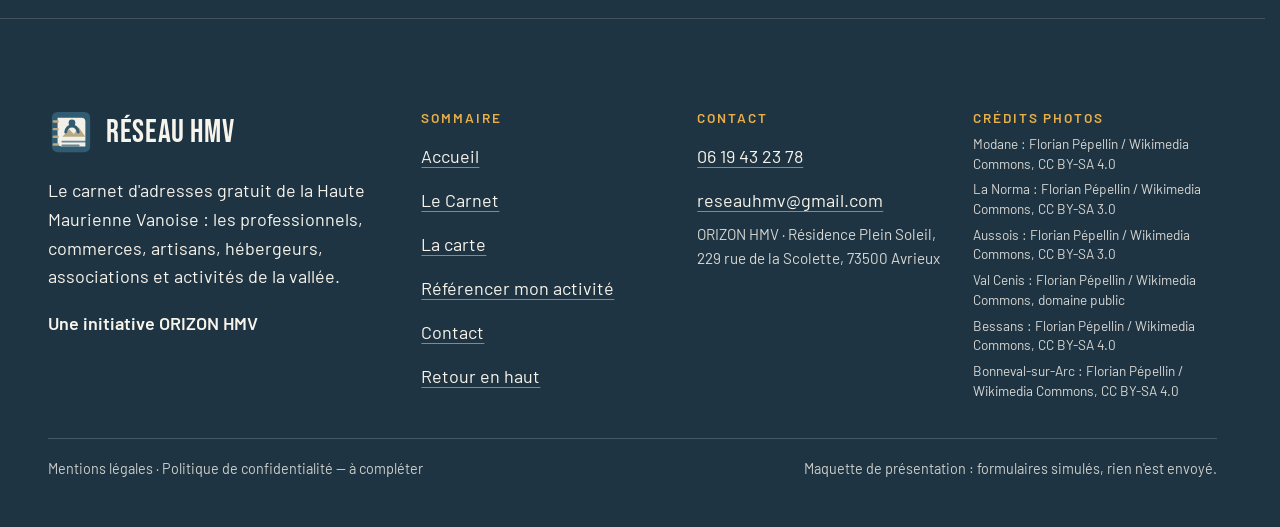
<file: referencer.html>
<!doctype html>
<html lang="fr" data-v="2">
<head>
<meta charset="utf-8">
<meta name="viewport" content="width=device-width, initial-scale=1, viewport-fit=cover">
<title>Référencer mon activité · Réseau HMV</title>
<meta name="description" content="Inscrivez gratuitement votre activité dans le carnet d&#39;adresses de la Haute Maurienne Vanoise : cinq étapes, une fiche relue avant sa publication.">
<meta name="robots" content="noindex, nofollow">
<link rel="canonical" href="https://reseauhmv-maquette.vercel.app/referencer">
<style>:root{--fond:#f7f4ec;--texte:#1f3442;--voile-fond:#1f3442;--ouverture-fond:#1f3442;--menu-fond:#f7f4ec}:root { --entete-h: 72px; --barres-h: 0px; } html { background: var(--fond); color: var(--texte); scrollbar-gutter: stable; } body { margin: 0; background: var(--fond); } html.js:not(.secours):not([data-arrivee="retour"]) [data-anime] { opacity: 0; } html.js:not(.secours):not([data-arrivee="retour"]) [data-anime].vu { opacity: 1; } [data-voile] { position: fixed; inset: 0; z-index: 900; background: var(--voile-fond); transform: translateY(100%); visibility: hidden; pointer-events: none; } html[data-arrivee="voile"]:not(.voile-leve):not(.secours) [data-voile] { transform: none; visibility: visible; } html.secours [data-voile] { visibility: hidden !important; } .ouverture-panneau { position: fixed; inset: 0; z-index: 850; display: none; place-content: center; justify-items: center; background: var(--ouverture-fond, var(--voile-fond)); color: var(--fond); text-align: center; } html.js[data-arrivee="intro"]:not(.secours):not(.intro-finie) .ouverture-panneau { display: grid; } html.defilement-bloque, html.defilement-bloque body, html.js[data-arrivee="intro"]:not(.secours):not(.intro-finie), html.js[data-arrivee="intro"]:not(.secours):not(.intro-finie) body, html[data-arrivee="voile"]:not(.voile-leve):not(.secours), html[data-arrivee="voile"]:not(.voile-leve):not(.secours) body { overflow: hidden; } html.js[data-arrivee="intro"]:not(.secours):not(.intro-finie) { background-color: var(--ouverture-fond, var(--voile-fond)); } html[data-arrivee="voile"]:not(.voile-leve):not(.secours) { background-color: var(--voile-fond); }</style>
<script>(function () {
var d = document.documentElement, ss = null, ls = null;
try { ss = window.sessionStorage; ls = window.localStorage; } catch (e) {}
d.classList.add('js');
var nav = performance.getEntriesByType ? performance.getEntriesByType('navigation')[0] : null;
var type = nav ? nav.type : 'navigate';
var depart = null;
try { depart = JSON.parse(ss.getItem('socle:depart') || 'null'); ss.removeItem('socle:depart'); } catch (e) {}
if (depart && !(Date.now() - depart.t < 15000)) depart = null;
var mode = type === 'back_forward' ? 'retour' : type === 'reload' ? 'intro' : depart ? 'voile' : 'intro';
d.setAttribute('data-arrivee', mode);
if (mode === 'voile' && depart.couleur) d.style.setProperty('--voile-fond', depart.couleur);
if (type === 'reload' && 'scrollRestoration' in history) {
history.scrollRestoration = 'manual';
}
try {
var choisie = ls && ls.getItem('socle:langue');
var langue = (d.lang || '').slice(0, 2);
if (choisie && choisie !== langue && type === 'navigate' && !depart) {
var alt = document.querySelector('link[rel="alternate"][hreflang="' + choisie + '"]');
if (alt) location.replace(new URL(alt.href).pathname + location.search + location.hash);
}
} catch (e) {}
setTimeout(function () { if (!d.classList.contains('demarre')) d.classList.add('secours'); }, 2000);
})();</script>
<link rel="preload" href="/assets/fonts/bebas-neue-400.woff2" as="font" type="font/woff2" crossorigin>
<link rel="preload" href="/assets/fonts/barlow-400.woff2" as="font" type="font/woff2" crossorigin>
<link rel="stylesheet" href="/assets/css/socle.css?v=2">
<link rel="stylesheet" href="/assets/css/site.css?v=2">
<link rel="modulepreload" href="/assets/js/site.js?v=2">
<link rel="modulepreload" href="/assets/js/socle/index.js?v=2">
<script src="/assets/vendor/gsap.min.js" defer></script>
<script src="/assets/vendor/ScrollTrigger.min.js" defer></script>
<script src="/assets/vendor/SplitText.min.js" defer></script>
<script type="module" src="/assets/js/site.js?v=2"></script>
<meta name="theme-color" content="#f7f4ec">
<link rel="icon" href="/assets/images/favicon.svg" type="image/svg+xml">
<link rel="apple-touch-icon" href="/assets/images/apple-touch-icon.png">
<meta property="og:type" content="website">
<meta property="og:site_name" content="Réseau HMV">
<meta property="og:locale" content="fr_FR">
<meta property="og:title" content="Référencer mon activité · Réseau HMV">
<meta property="og:description" content="Inscrivez gratuitement votre activité dans le carnet d&#39;adresses de la Haute Maurienne Vanoise : cinq étapes, une fiche relue avant sa publication.">
<meta property="og:url" content="https://reseauhmv-maquette.vercel.app/referencer">
<meta property="og:image" content="https://reseauhmv-maquette.vercel.app/assets/partage/referencer-fr.jpg">
<meta property="og:image:width" content="1200">
<meta property="og:image:height" content="630">
<meta property="og:image:alt" content="Référencer gratuitement son activité dans le carnet Réseau HMV">
<meta name="twitter:card" content="summary_large_image">
<script type="application/ld+json">{"@context":"https://schema.org","@type":"Organization","name":"Réseau HMV","alternateName":"Le Carnet d'Adresses de la Haute Maurienne Vanoise","url":"https://reseauhmv-maquette.vercel.app/","email":"reseauhmv@gmail.com","telephone":"+33619432378","areaServed":"Haute Maurienne Vanoise, Savoie","parentOrganization":{"@type":"Organization","name":"ORIZON HMV","address":{"@type":"PostalAddress","streetAddress":"Résidence Plein Soleil, 229 rue de la Scolette","postalCode":"73500","addressLocality":"Avrieux","addressCountry":"FR"}},"description":"Le carnet d'adresses gratuit de la Haute Maurienne Vanoise : professionnels, commerces, artisans, hébergeurs, associations et activités, de Modane à Bonneval-sur-Arc."}</script>
</head>
<body id="haut">
<div data-voile data-forme="glisse" aria-hidden="true"><span class="anneaux anneaux--voile" aria-hidden="true"><i style="--i:0"></i><i style="--i:1"></i><i style="--i:2"></i><i style="--i:3"></i><i style="--i:4"></i><i style="--i:5"></i><i style="--i:6"></i><i style="--i:7"></i><i style="--i:8"></i><i style="--i:9"></i><i style="--i:10"></i><i style="--i:11"></i><i style="--i:12"></i><i style="--i:13"></i></span><div class="voile-contenu"><svg class="voile-picto" viewBox="0 0 48 48" width="48" height="48" aria-hidden="true" focusable="false">
  <rect class="picto-couv" x="4" y="3" width="40" height="42" rx="6" fill="#315B70"/>
  <path class="picto-page" d="M10 9h25a4 4 0 0 1 4 4v26H14a4 4 0 0 1-4-4V9Z" fill="#F2F0E8"/>
  <path class="picto-anneaux" d="M10 13H6M10 21H6M10 29H6M10 37H6" fill="none" stroke="#B8A982" stroke-width="2.5" stroke-linecap="round"/>
  <path class="picto-mont" d="m15 29 7-8 5 5 5-7 7 10H15Z" fill="#B8A982"/>
  <circle cx="25" cy="14.5" r="3.5" fill="#315B70"/>
  <path d="M18.5 24c.9-4.2 3-6.3 6.5-6.3s5.6 2.1 6.5 6.3" fill="none" stroke="#315B70" stroke-width="3" stroke-linecap="round"/>
  <path d="M15 34h24M15 38h17" fill="none" stroke="#315B70" stroke-width="2" stroke-linecap="round" opacity=".7"/>
</svg><span data-voile-libelle>Référencer mon activité</span></div></div>
<div class="ouverture-panneau" data-ouverture aria-hidden="true">
  <span class="anneaux anneaux--couverture" aria-hidden="true"><i style="--i:0"></i><i style="--i:1"></i><i style="--i:2"></i><i style="--i:3"></i><i style="--i:4"></i><i style="--i:5"></i><i style="--i:6"></i><i style="--i:7"></i><i style="--i:8"></i></span>
  <span class="ouverture-objet" data-ouverture-objet><svg class="ouverture-picto" viewBox="0 0 48 48" width="48" height="48" aria-hidden="true" focusable="false">
  <rect class="picto-couv" x="4" y="3" width="40" height="42" rx="6" fill="#315B70"/>
  <path class="picto-page" d="M10 9h25a4 4 0 0 1 4 4v26H14a4 4 0 0 1-4-4V9Z" fill="#F2F0E8"/>
  <path class="picto-anneaux" d="M10 13H6M10 21H6M10 29H6M10 37H6" fill="none" stroke="#B8A982" stroke-width="2.5" stroke-linecap="round"/>
  <path class="picto-mont" d="m15 29 7-8 5 5 5-7 7 10H15Z" fill="#B8A982"/>
  <circle cx="25" cy="14.5" r="3.5" fill="#315B70"/>
  <path d="M18.5 24c.9-4.2 3-6.3 6.5-6.3s5.6 2.1 6.5 6.3" fill="none" stroke="#315B70" stroke-width="3" stroke-linecap="round"/>
  <path d="M15 34h24M15 38h17" fill="none" stroke="#315B70" stroke-width="2" stroke-linecap="round" opacity=".7"/>
</svg></span>
  <p class="ouverture-nom">Réseau HMV</p>
  <span class="ouverture-trait"></span>
  <p class="ouverture-ligne">Le carnet d&#39;adresses de la Haute Maurienne Vanoise</p>
</div>
<a class="evitement" href="#contenu">Aller au contenu</a>
<header data-entete>
  <div class="entete-rangee">
    <a class="entete-logo" href="/" data-libelle="Accueil">
      <svg class="entete-picto" viewBox="0 0 48 48" width="48" height="48" aria-hidden="true" focusable="false">
  <rect class="picto-couv" x="4" y="3" width="40" height="42" rx="6" fill="#315B70"/>
  <path class="picto-page" d="M10 9h25a4 4 0 0 1 4 4v26H14a4 4 0 0 1-4-4V9Z" fill="#F2F0E8"/>
  <path class="picto-anneaux" d="M10 13H6M10 21H6M10 29H6M10 37H6" fill="none" stroke="#B8A982" stroke-width="2.5" stroke-linecap="round"/>
  <path class="picto-mont" d="m15 29 7-8 5 5 5-7 7 10H15Z" fill="#B8A982"/>
  <circle cx="25" cy="14.5" r="3.5" fill="#315B70"/>
  <path d="M18.5 24c.9-4.2 3-6.3 6.5-6.3s5.6 2.1 6.5 6.3" fill="none" stroke="#315B70" stroke-width="3" stroke-linecap="round"/>
  <path d="M15 34h24M15 38h17" fill="none" stroke="#315B70" stroke-width="2" stroke-linecap="round" opacity=".7"/>
</svg><span class="entete-nom"><b>Réseau HMV</b><small>Carnet d&#39;adresses · Haute Maurienne Vanoise</small></span>
    </a>
    <nav data-nav aria-label="Navigation principale">
      <ul><li><a href="/carnet" data-libelle="Le Carnet">Le Carnet</a></li><li><a href="/carte" data-libelle="La carte">La carte</a></li><li><a href="/contact" data-libelle="Contact">Contact</a></li></ul>
    </nav>
    <div class="entete-actions">
      <a class="bouton bouton--nuit entete-action" href="/referencer" data-libelle="Référencer mon activité" aria-current="page"><svg class="icone" viewBox="0 0 24 24" width="24" height="24" fill="none" stroke="currentColor" stroke-width="1.8" stroke-linecap="round" stroke-linejoin="round" aria-hidden="true" focusable="false"><path d="M12 5v14M5 12h14"/></svg><span>Référencer mon activité</span><em class="pastille">Gratuit</em></a>
      <button type="button" data-menu-bouton aria-controls="menu" aria-expanded="false" data-libelle-ouvrir="Menu" data-libelle-fermer="Fermer"><span data-libelle-bouton>Menu</span></button>
      <a class="menu-sansjs" href="#menu" data-menu-lien>Menu</a>
    </div>
  </div>
</header>
<script>/* Avant le premier affichage : rangées de la navigation (même règle que ajusterNav dans assets/js/socle/entete.js)
   et hauteur réelle de l'en-tête, pour que rien ne saute quand le JavaScript du site prend la main. */
(function () {
  var h = document.documentElement, u = document.querySelector('[data-nav] ul'), e = document.querySelector('[data-entete]');
  if (u) {
    var deborde = function () { return u.scrollWidth > u.clientWidth + 1; }, c = deborde();
    if (c && window.matchMedia('(min-width: 900px)').matches) {
      h.classList.add('nav-deux-rangees'); c = deborde();
      if (c) { h.classList.add('nav-deux-lignes'); var a = u.querySelector('a'); c = !a || u.getBoundingClientRect().height > a.getBoundingClientRect().height * 2.5; }
      if (c) h.classList.remove('nav-deux-rangees', 'nav-deux-lignes');
    }
    if (c) h.classList.add('nav-compacte');
  }
  if (e) h.style.setProperty('--entete-h', Math.round(e.getBoundingClientRect().height) + 'px');
})();</script>
<span id="menu-ferme" aria-hidden="true"></span>
<div id="menu" data-menu role="dialog" aria-modal="true" aria-label="Menu">
  <p class="menu-sansjs-fermer"><a href="#menu-ferme">Fermer</a></p>
  <ul><li style="--i:0"><a href="/" class="menu-lien" data-libelle="Accueil">Accueil</a></li><li style="--i:1"><a href="/carnet" class="menu-lien" data-libelle="Le Carnet">Le Carnet</a></li><li style="--i:2"><a href="/carte" class="menu-lien" data-libelle="La carte">La carte</a></li><li style="--i:3"><a href="/referencer" class="menu-lien" data-libelle="Référencer mon activité" aria-current="page">Référencer mon activité</a></li><li style="--i:4"><a href="/contact" class="menu-lien" data-libelle="Contact">Contact</a></li></ul>
  <p class="menu-contact"><a href="tel:+33619432378"><svg class="icone" viewBox="0 0 24 24" width="24" height="24" fill="none" stroke="currentColor" stroke-width="1.8" stroke-linecap="round" stroke-linejoin="round" aria-hidden="true" focusable="false"><path d="M6.5 3.5h3l1.5 4-2 1.3a10.5 10.5 0 0 0 6.2 6.2l1.3-2 4 1.5v3a2 2 0 0 1-2.2 2A16.5 16.5 0 0 1 4.5 5.7a2 2 0 0 1 2-2.2z"/></svg>06 19 43 23 78</a><a href="mailto:reseauhmv@gmail.com"><svg class="icone" viewBox="0 0 24 24" width="24" height="24" fill="none" stroke="currentColor" stroke-width="1.8" stroke-linecap="round" stroke-linejoin="round" aria-hidden="true" focusable="false"><rect x="3.5" y="5.5" width="17" height="13" rx="1.5"/><path d="m4 6.5 8 6.5 8-6.5"/></svg>reseauhmv@gmail.com</a></p>
</div>
<main id="contenu" tabindex="-1">
<section class="tete-ref" id="debut">
  <div class="conteneur tete-ref-grille">
    <div class="tete-ref-texte">
      <p class="surtitre">Gratuit · vérifié · local</p>
      <h1 data-anime="lignes">Votre activité dans le carnet</h1>
      <p class="masque-ecran-bas">Professionnels, artisans, commerçants, hébergeurs, producteurs, associations : une fiche gratuite, lue par les habitants et les visiteurs de la vallée.</p>
      <ul class="coches" data-anime="cascade"><li><svg class="icone" viewBox="0 0 24 24" width="24" height="24" fill="none" stroke="currentColor" stroke-width="1.8" stroke-linecap="round" stroke-linejoin="round" aria-hidden="true" focusable="false"><path d="m5 12.5 4.5 4.5L19 7.5"/></svg>Gratuit aujourd&#39;hui, sans engagement</li><li><svg class="icone" viewBox="0 0 24 24" width="24" height="24" fill="none" stroke="currentColor" stroke-width="1.8" stroke-linecap="round" stroke-linejoin="round" aria-hidden="true" focusable="false"><path d="m5 12.5 4.5 4.5L19 7.5"/></svg>Relu avant toute publication</li><li><svg class="icone" viewBox="0 0 24 24" width="24" height="24" fill="none" stroke="currentColor" stroke-width="1.8" stroke-linecap="round" stroke-linejoin="round" aria-hidden="true" focusable="false"><path d="m5 12.5 4.5 4.5L19 7.5"/></svg>Modifiable ou retirable sur simple demande</li></ul>
      <p class="tete-ref-actions"><a class="bouton" href="#formulaire" data-action-principale data-sans-transition><svg class="icone" viewBox="0 0 24 24" width="24" height="24" fill="none" stroke="currentColor" stroke-width="1.8" stroke-linecap="round" stroke-linejoin="round" aria-hidden="true" focusable="false"><path d="M12 5v14M5 12h14"/></svg>Commencer ma fiche</a><span class="tete-ref-info" data-info-cle>5 étapes · quelques minutes</span></p>
    </div>
    <figure class="media tete-ref-media" data-grok data-anime="rideau" data-iris-centre style="--cadrage:50% 55%">
  <picture>
    <img src="/assets/images/grok/referencer-atelier-1280.webp" srcset="/assets/images/grok/referencer-atelier-640.webp 640w, /assets/images/grok/referencer-atelier-1280.webp 1280w, /assets/images/grok/referencer-atelier-1920.webp 1920w" sizes="(max-width: 760px) 100vw, 42vw" alt="Porte ouverte d&#39;un petit atelier de bois au crépuscule, lumière chaude sur la neige" width="1280" height="1600" fetchpriority="high" loading="eager" decoding="async">
  </picture><figcaption class="mention-ia">Illustration générée</figcaption>
</figure>
  </div>
</section>
<section class="ref-form" id="formulaire">
  <div class="conteneur">
    <header class="section-tete">
      <h2 data-anime="lignes">Votre fiche, étape par étape</h2>
      <p class="section-texte">Les champs marqués d&#39;un astérisque sont obligatoires. La fiche à côté se remplit pendant que vous écrivez.</p>
    </header>
    <div class="ref-grille">
      <section class="fpe" data-module="formulaire-par-etapes" aria-label="Votre fiche, étape par étape">
        <div class="fpe__carton" data-effet="etapes">
          <form class="fpe__form" novalidate data-fiche-source>
            <fieldset class="fpe__etape" data-etape="Activité">
              <legend class="fpe__legende"><h3 class="fpe__titre" tabindex="-1">Quelle est votre activité ?</h3></legend>
              <div class="fpe__groupe fpe__cartes fpe__cartes--rubriques" data-libelle="Activité">
                <label class="fpe__carte"><input type="radio" name="rubrique" value="restaurants" data-nom="Restaurants" required><span class="fpe__icone teinte-moutarde"><svg class="icone" viewBox="0 0 24 24" width="24" height="24" fill="none" stroke="currentColor" stroke-width="1.8" stroke-linecap="round" stroke-linejoin="round" aria-hidden="true" focusable="false"><path d="M7 3v7a2 2 0 0 0 2 2v9"/><path d="M5 3v5M9 3v5"/><path d="M17 3c-2.2 1.2-3 4.2-3 7.5h3V21"/></svg></span><span class="fpe__carte-titre">Restaurants</span></label><label class="fpe__carte"><input type="radio" name="rubrique" value="bars-cafes" data-nom="Bars &amp; cafés"><span class="fpe__icone teinte-sable"><svg class="icone" viewBox="0 0 24 24" width="24" height="24" fill="none" stroke="currentColor" stroke-width="1.8" stroke-linecap="round" stroke-linejoin="round" aria-hidden="true" focusable="false"><path d="M4 9h12v4.5A5.5 5.5 0 0 1 10.5 19h-1A5.5 5.5 0 0 1 4 13.5z"/><path d="M16 10.5h1.6a2.4 2.4 0 0 1 0 4.8H16"/><path d="M8 3.5v2.5M12 3.5v2.5"/></svg></span><span class="fpe__carte-titre">Bars &amp; cafés</span></label><label class="fpe__carte"><input type="radio" name="rubrique" value="commerces" data-nom="Commerces"><span class="fpe__icone teinte-nuit"><svg class="icone" viewBox="0 0 24 24" width="24" height="24" fill="none" stroke="currentColor" stroke-width="1.8" stroke-linecap="round" stroke-linejoin="round" aria-hidden="true" focusable="false"><path d="M5 8h14l-1.2 12.5H6.2z"/><path d="M9 10V6.5a3 3 0 0 1 6 0V10"/></svg></span><span class="fpe__carte-titre">Commerces</span></label><label class="fpe__carte"><input type="radio" name="rubrique" value="artisans" data-nom="Artisans"><span class="fpe__icone teinte-petrole"><svg class="icone" viewBox="0 0 24 24" width="24" height="24" fill="none" stroke="currentColor" stroke-width="1.8" stroke-linecap="round" stroke-linejoin="round" aria-hidden="true" focusable="false"><path d="m14.5 3.5 6 6-2.6 2.6-6-6z"/><path d="M12.6 6.4 3.5 15.5l3 3 9.1-9.1"/></svg></span><span class="fpe__carte-titre">Artisans</span></label><label class="fpe__carte"><input type="radio" name="rubrique" value="services" data-nom="Services"><span class="fpe__icone teinte-brume"><svg class="icone" viewBox="0 0 24 24" width="24" height="24" fill="none" stroke="currentColor" stroke-width="1.8" stroke-linecap="round" stroke-linejoin="round" aria-hidden="true" focusable="false"><rect x="3.5" y="7.5" width="17" height="12" rx="1.5"/><path d="M9 7.5V5h6v2.5M3.5 12.5h17"/></svg></span><span class="fpe__carte-titre">Services</span></label><label class="fpe__carte"><input type="radio" name="rubrique" value="immobilier" data-nom="Immobilier"><span class="fpe__icone teinte-sable"><svg class="icone" viewBox="0 0 24 24" width="24" height="24" fill="none" stroke="currentColor" stroke-width="1.8" stroke-linecap="round" stroke-linejoin="round" aria-hidden="true" focusable="false"><circle cx="8" cy="12" r="3.6"/><path d="M11.6 12H21v3M17.5 12v3"/></svg></span><span class="fpe__carte-titre">Immobilier</span></label><label class="fpe__carte"><input type="radio" name="rubrique" value="hebergements" data-nom="Hébergements"><span class="fpe__icone teinte-moutarde"><svg class="icone" viewBox="0 0 24 24" width="24" height="24" fill="none" stroke="currentColor" stroke-width="1.8" stroke-linecap="round" stroke-linejoin="round" aria-hidden="true" focusable="false"><path d="M3 18.5V6.5M3 14h18v4.5M21 14v-1.5A3 3 0 0 0 18 9.5h-7V14"/><circle cx="7" cy="11.2" r="1.6"/></svg></span><span class="fpe__carte-titre">Hébergements</span></label><label class="fpe__carte"><input type="radio" name="rubrique" value="activites" data-nom="Activités"><span class="fpe__icone teinte-petrole"><svg class="icone" viewBox="0 0 24 24" width="24" height="24" fill="none" stroke="currentColor" stroke-width="1.8" stroke-linecap="round" stroke-linejoin="round" aria-hidden="true" focusable="false"><path d="m2.5 19.5 7-11.5 4 6 2.8-3.6 5.2 9.1z"/><path d="m7.6 11.2 1.9 1.6 1.7-1.4"/></svg></span><span class="fpe__carte-titre">Activités</span></label><label class="fpe__carte"><input type="radio" name="rubrique" value="sport" data-nom="Sport"><span class="fpe__icone teinte-nuit"><svg class="icone" viewBox="0 0 24 24" width="24" height="24" fill="none" stroke="currentColor" stroke-width="1.8" stroke-linecap="round" stroke-linejoin="round" aria-hidden="true" focusable="false"><path d="M6.5 7.5v9M17.5 7.5v9M3.5 10v4M20.5 10v4M6.5 12h11"/></svg></span><span class="fpe__carte-titre">Sport</span></label><label class="fpe__carte"><input type="radio" name="rubrique" value="bien-etre" data-nom="Bien-être"><span class="fpe__icone teinte-brume"><svg class="icone" viewBox="0 0 24 24" width="24" height="24" fill="none" stroke="currentColor" stroke-width="1.8" stroke-linecap="round" stroke-linejoin="round" aria-hidden="true" focusable="false"><path d="m12 3 1.7 5.3L19 10l-5.3 1.7L12 17l-1.7-5.3L5 10l5.3-1.7z"/><path d="m18.5 15.5.7 2 2 .7-2 .7-.7 2-.7-2-2-.7 2-.7z"/></svg></span><span class="fpe__carte-titre">Bien-être</span></label><label class="fpe__carte"><input type="radio" name="rubrique" value="producteurs" data-nom="Producteurs locaux"><span class="fpe__icone teinte-sable"><svg class="icone" viewBox="0 0 24 24" width="24" height="24" fill="none" stroke="currentColor" stroke-width="1.8" stroke-linecap="round" stroke-linejoin="round" aria-hidden="true" focusable="false"><path d="M12 21V9"/><path d="M12 9c-2.6-.2-3.8-2-3.8-5 2.6.2 3.8 2 3.8 5zM12 9c2.6-.2 3.8-2 3.8-5-2.6.2-3.8 2-3.8 5z"/><path d="M12 14c-2.6-.2-3.8-2-3.8-4.4M12 14c2.6-.2 3.8-2 3.8-4.4M12 19c-2.6-.2-3.8-2-3.8-4.4M12 19c2.6-.2 3.8-2 3.8-4.4"/></svg></span><span class="fpe__carte-titre">Producteurs locaux</span></label><label class="fpe__carte"><input type="radio" name="rubrique" value="associations" data-nom="Associations"><span class="fpe__icone teinte-moutarde"><svg class="icone" viewBox="0 0 24 24" width="24" height="24" fill="none" stroke="currentColor" stroke-width="1.8" stroke-linecap="round" stroke-linejoin="round" aria-hidden="true" focusable="false"><circle cx="9" cy="8.5" r="3"/><path d="M3.5 19.5a5.5 5.5 0 0 1 11 0"/><circle cx="16.8" cy="9.5" r="2.3"/><path d="M15.6 14.4a4.5 4.5 0 0 1 5 5.1"/></svg></span><span class="fpe__carte-titre">Associations</span></label>
              </div>
              <div class="fpe__champ"><label for="f-specialite">Spécialité (facultatif)</label><input id="f-specialite" name="specialite" type="text" placeholder="Ex. domotique, dépannage, rénovation" data-libelle="Spécialité (facultatif)"></div>
            </fieldset>
            <fieldset class="fpe__etape" data-etape="Lieu">
              <legend class="fpe__legende"><h3 class="fpe__titre" tabindex="-1">Où intervenez-vous ?</h3></legend>
              <div class="fpe__champ"><label for="f-village">Village principal *</label><select id="f-village" name="village" required data-libelle="Village principal *"><option value="">Tous les villages</option><option value="Saint-André">Saint-André</option><option value="Le Freney">Le Freney</option><option value="Fourneaux">Fourneaux</option><option value="Modane">Modane</option><option value="Valfréjus">Valfréjus</option><option value="Villarodin-Bourget">Villarodin-Bourget</option><option value="La Norma">La Norma</option><option value="Avrieux">Avrieux</option><option value="Aussois">Aussois</option><option value="Val Cenis – Bramans">Val Cenis – Bramans</option><option value="Val Cenis – Sollières-Sardières">Val Cenis – Sollières-Sardières</option><option value="Val Cenis – Termignon">Val Cenis – Termignon</option><option value="Val Cenis – Lanslebourg-Mont-Cenis">Val Cenis – Lanslebourg-Mont-Cenis</option><option value="Val Cenis – Lanslevillard">Val Cenis – Lanslevillard</option><option value="Bessans">Bessans</option><option value="Bonneval-sur-Arc">Bonneval-sur-Arc</option></select></div>
              <p class="fpe__lib" id="lib-zones">Zones d&#39;intervention</p>
              <div class="fpe__groupe fpe__puces" role="group" aria-labelledby="lib-zones" data-libelle="Zones d&#39;intervention"><label class="fpe__puce"><input type="checkbox" name="zones" value="Seulement mon village"><span>Seulement mon village</span></label><label class="fpe__puce"><input type="checkbox" name="zones" value="Toute la Haute Maurienne Vanoise"><span>Toute la Haute Maurienne Vanoise</span></label><label class="fpe__puce"><input type="checkbox" name="zones" value="Haute Maurienne et secteur Modane"><span>Haute Maurienne et secteur Modane</span></label><label class="fpe__puce"><input type="checkbox" name="zones" value="Toute la Maurienne"><span>Toute la Maurienne</span></label><label class="fpe__puce"><input type="checkbox" name="zones" value="France entière ou à distance"><span>France entière ou à distance</span></label></div>
              <div class="fpe__champ"><label for="f-adresse">Adresse publique (facultatif)</label><input id="f-adresse" name="adresse" type="text" autocomplete="street-address" data-libelle="Adresse publique (facultatif)"></div>
            </fieldset>
            <fieldset class="fpe__etape" data-etape="Coordonnées">
              <legend class="fpe__legende"><h3 class="fpe__titre" tabindex="-1">Vos coordonnées</h3></legend>
              <div class="fpe__champ"><label for="f-contact">Nom et prénom du contact *</label><input id="f-contact" name="contact" type="text" required autocomplete="name" data-libelle="Nom et prénom du contact *"></div>
              <div class="fpe__champ"><label for="f-nom">Nom de l&#39;entreprise ou de l&#39;activité *</label><input id="f-nom" name="nom" type="text" required autocomplete="organization" data-libelle="Nom de l&#39;entreprise ou de l&#39;activité *"></div>
              <div class="fpe__deux">
                <div class="fpe__champ"><label for="f-tel">Téléphone *</label><input id="f-tel" name="tel" type="tel" required autocomplete="tel" inputmode="tel" data-libelle="Téléphone *"></div>
                <div class="fpe__champ"><label for="f-email">E-mail</label><input id="f-email" name="email" type="email" autocomplete="email" data-libelle="E-mail"></div>
              </div>
              <div class="fpe__champ"><label for="f-site">Site internet</label><input id="f-site" name="site" type="url" placeholder="https://" data-libelle="Site internet"></div>
              <div class="fpe__deux">
                <div class="fpe__champ"><label for="f-facebook">Page Facebook</label><input id="f-facebook" name="facebook" type="text" data-libelle="Page Facebook"></div>
                <div class="fpe__champ"><label for="f-instagram">Compte Instagram</label><input id="f-instagram" name="instagram" type="text" data-libelle="Compte Instagram"></div>
              </div>
            </fieldset>
            <fieldset class="fpe__etape" data-etape="Présentation">
              <legend class="fpe__legende"><h3 class="fpe__titre" tabindex="-1">Présentation et photos</h3></legend>
              <div class="fpe__champ"><label for="f-description">Description de l&#39;activité *</label><textarea id="f-description" name="description" rows="5" required minlength="20" maxlength="600" data-libelle="Description de l&#39;activité *"></textarea></div>
              <div class="fpe__champ"><label for="f-horaires">Horaires (facultatif)</label><input id="f-horaires" name="horaires" type="text" data-libelle="Horaires (facultatif)"></div>
              <div class="fpe__deux">
                <div class="fpe__champ"><label for="f-logo">Logo (facultatif)</label><input id="f-logo" name="logo" type="file" accept="image/jpeg,image/png,image/webp" data-hors-recap></div>
                <div class="fpe__champ"><label for="f-photo">Photo principale (facultatif)</label><input id="f-photo" name="photo" type="file" accept="image/jpeg,image/png,image/webp" data-hors-recap data-apercu-photo></div>
              </div>
              <p class="fpe__aide">JPG, PNG ou WebP, 5 Mo au plus. Dans la maquette, rien n&#39;est envoyé.</p>
            </fieldset>
            <fieldset class="fpe__etape" data-etape="Validation" data-recap>
              <legend class="fpe__legende"><h3 class="fpe__titre" tabindex="-1">Relisez, puis envoyez</h3></legend>
              <div class="fpe__recap"></div>
              <label class="fpe__case"><input type="checkbox" name="accord" value="oui" required data-hors-recap><span>J&#39;accepte que ces informations soient publiées dans le carnet d&#39;adresses Réseau HMV pour faciliter les mises en relation sur le territoire. *</span></label>
              <label class="fpe__case"><input type="checkbox" name="facebook-accord" value="oui" data-libelle="Facebook"><span>J&#39;accepte aussi une présentation de mon activité sur le groupe Facebook Réseau Haute Maurienne Vanoise (facultatif).</span></label>
              <p class="mention-donnees">ORIZON HMV collecte ces informations pour relire et publier votre fiche ; après validation, seules les informations destinées à la fiche deviennent publiques. Aucune revente. Pour consulter, corriger ou supprimer vos données, il suffit d&#39;écrire à Réseau HMV.</p>
            </fieldset>
            <div class="fpe__nav">
              <button type="button" class="bouton bouton--contour" data-precedent>Retour</button>
              <button type="button" class="bouton" data-suivant>Continuer<svg class="icone" viewBox="0 0 24 24" width="24" height="24" fill="none" stroke="currentColor" stroke-width="1.8" stroke-linecap="round" stroke-linejoin="round" aria-hidden="true" focusable="false"><path d="M5 12h14M13 6l6 6-6 6"/></svg></button>
              <button type="submit" class="bouton">Envoyer ma demande</button>
            </div>
          </form>
          <div class="fpe__fin" hidden tabindex="-1">
            <h3>Demande simulée</h3>
            <p>Rien n&#39;a été envoyé : c&#39;est une maquette. Sur le site final, votre demande arrivera chez Réseau HMV, qui la relira avant de publier la fiche.</p>
            <p data-resume></p>
            <button type="button" class="bouton bouton--contour" data-recommencer>Recommencer</button>
          </div>
        </div>
      </section>
      <aside class="ref-apercu" aria-label="Aperçu de votre fiche">
        <p class="ref-apercu-lib"><svg class="icone" viewBox="0 0 24 24" width="24" height="24" fill="none" stroke="currentColor" stroke-width="1.8" stroke-linecap="round" stroke-linejoin="round" aria-hidden="true" focusable="false"><path d="m12 3 1.7 5.3L19 10l-5.3 1.7L12 17l-1.7-5.3L5 10l5.3-1.7z"/><path d="m18.5 15.5.7 2 2 .7-2 .7-.7 2-.7-2-2-.7 2-.7z"/></svg>Aperçu de votre fiche</p>
        <article class="fiche fiche--apercu" data-fiche-apercu>
          <span class="anneaux anneaux--fiche" aria-hidden="true"><i style="--i:0"></i><i style="--i:1"></i><i style="--i:2"></i><i style="--i:3"></i><i style="--i:4"></i></span>
          <div class="ref-apercu-photo" data-apercu-image hidden></div>
          <div class="fiche-tete"><span class="fiche-icone teinte-sable" data-apercu-icone><svg class="icone" viewBox="0 0 24 24" width="24" height="24" fill="none" stroke="currentColor" stroke-width="1.8" stroke-linecap="round" stroke-linejoin="round" aria-hidden="true" focusable="false"><path d="M12 5v14M5 12h14"/></svg></span><span class="fiche-rubrique" data-apercu-rubrique>Rubrique</span></div>
          <p class="fiche-nom" data-apercu-nom>Nom de votre activité</p>
          <p class="fiche-lieu"><svg class="icone" viewBox="0 0 24 24" width="24" height="24" fill="none" stroke="currentColor" stroke-width="1.8" stroke-linecap="round" stroke-linejoin="round" aria-hidden="true" focusable="false"><path d="M12 21s-6.5-6.2-6.5-11.2a6.5 6.5 0 0 1 13 0C18.5 14.8 12 21 12 21z"/><circle cx="12" cy="9.8" r="2.4"/></svg><span data-apercu-village>Votre village</span></p>
          <p class="fiche-note" data-apercu-texte>Votre présentation apparaîtra ici.</p>
          <p class="fiche-tel" data-apercu-tel hidden><svg class="icone" viewBox="0 0 24 24" width="24" height="24" fill="none" stroke="currentColor" stroke-width="1.8" stroke-linecap="round" stroke-linejoin="round" aria-hidden="true" focusable="false"><path d="M6.5 3.5h3l1.5 4-2 1.3a10.5 10.5 0 0 0 6.2 6.2l1.3-2 4 1.5v3a2 2 0 0 1-2.2 2A16.5 16.5 0 0 1 4.5 5.7a2 2 0 0 1 2-2.2z"/></svg><span></span></p>
          <p class="tampon-recu" data-tampon-recu data-grille="retour" hidden>Reçu · en relecture</p>
        </article>
      </aside>
    </div>
  </div>
</section>
<section class="ensuite" id="ensuite">
  <div class="conteneur">
    <header class="section-tete">
      <p class="surtitre">Après l&#39;envoi</p>
      <h2 data-anime="lignes">Et ensuite ?</h2>
    </header>
    <div class="ensuite-piste">
      <svg class="ensuite-trait" viewBox="0 0 1000 40" preserveAspectRatio="none" aria-hidden="true" data-fx="trace"><path d="M10 20 C 200 4, 300 36, 500 20 S 800 4, 990 20" fill="none" stroke="currentColor" stroke-width="3" stroke-linecap="round"/></svg>
      <ol class="ensuite-liste" data-anime="cascade"><li><span class="ensuite-n">1</span><h3>La demande arrive</h3><p>Réseau HMV la reçoit. L&#39;envoi ne vaut pas publication.</p></li><li><span class="ensuite-n">2</span><h3>Elle est relue</h3><p>Une précision peut vous être demandée pour vérifier les informations.</p></li><li><span class="ensuite-n">3</span><h3>La fiche est publiée</h3><p>Seules les informations destinées à la fiche deviennent publiques.</p></li><li><span class="ensuite-n">4</span><h3>Elle reste à jour</h3><p>Correction, mise à jour ou retrait : il suffit de le demander.</p></li></ol>
    </div>
    <p class="ensuite-facebook" data-anime><svg class="icone" viewBox="0 0 24 24" width="24" height="24" fill="none" stroke="currentColor" stroke-width="1.8" stroke-linecap="round" stroke-linejoin="round" aria-hidden="true" focusable="false"><circle cx="9" cy="8.5" r="3"/><path d="M3.5 19.5a5.5 5.5 0 0 1 11 0"/><circle cx="16.8" cy="9.5" r="2.3"/><path d="M15.6 14.4a4.5 4.5 0 0 1 5 5.1"/></svg><span>La présentation sur le groupe Facebook Réseau Haute Maurienne Vanoise est facultative et ne change rien à votre fiche.</span></p>
  </div>
</section>
<section class="appel-pro" id="appel">
  <div class="conteneur appel-pro-grille">
    <h2 data-anime="lignes">Une question avant de vous lancer ?</h2>
    <p data-anime class="appel-pro-contacts"><a href="tel:+33619432378"><svg class="icone" viewBox="0 0 24 24" width="24" height="24" fill="none" stroke="currentColor" stroke-width="1.8" stroke-linecap="round" stroke-linejoin="round" aria-hidden="true" focusable="false"><path d="M6.5 3.5h3l1.5 4-2 1.3a10.5 10.5 0 0 0 6.2 6.2l1.3-2 4 1.5v3a2 2 0 0 1-2.2 2A16.5 16.5 0 0 1 4.5 5.7a2 2 0 0 1 2-2.2z"/></svg>06 19 43 23 78</a><a href="mailto:reseauhmv@gmail.com"><svg class="icone" viewBox="0 0 24 24" width="24" height="24" fill="none" stroke="currentColor" stroke-width="1.8" stroke-linecap="round" stroke-linejoin="round" aria-hidden="true" focusable="false"><rect x="3.5" y="5.5" width="17" height="13" rx="1.5"/><path d="m4 6.5 8 6.5 8-6.5"/></svg>reseauhmv@gmail.com</a></p>
    <p data-anime><a href="/contact" class="bouton" data-libelle="Contact" data-survol="magnetique">Contacter Réseau HMV</a></p>
  </div>
</section>
</main>
<footer class="pied" id="pied">
  <div class="conteneur pied-grille">
    <div class="pied-marque">
      <p class="pied-logo"><svg class="pied-picto" viewBox="0 0 48 48" width="48" height="48" aria-hidden="true" focusable="false">
  <rect class="picto-couv" x="4" y="3" width="40" height="42" rx="6" fill="#315B70"/>
  <path class="picto-page" d="M10 9h25a4 4 0 0 1 4 4v26H14a4 4 0 0 1-4-4V9Z" fill="#F2F0E8"/>
  <path class="picto-anneaux" d="M10 13H6M10 21H6M10 29H6M10 37H6" fill="none" stroke="#B8A982" stroke-width="2.5" stroke-linecap="round"/>
  <path class="picto-mont" d="m15 29 7-8 5 5 5-7 7 10H15Z" fill="#B8A982"/>
  <circle cx="25" cy="14.5" r="3.5" fill="#315B70"/>
  <path d="M18.5 24c.9-4.2 3-6.3 6.5-6.3s5.6 2.1 6.5 6.3" fill="none" stroke="#315B70" stroke-width="3" stroke-linecap="round"/>
  <path d="M15 34h24M15 38h17" fill="none" stroke="#315B70" stroke-width="2" stroke-linecap="round" opacity=".7"/>
</svg><strong>Réseau HMV</strong></p>
      <p>Le carnet d&#39;adresses gratuit de la Haute Maurienne Vanoise : les professionnels, commerces, artisans, hébergeurs, associations et activités de la vallée.</p>
      <p class="pied-initiative">Une initiative ORIZON HMV</p>
    </div>
    <nav aria-label="Sommaire">
      <p class="pied-titre">Sommaire</p>
      <ul><li><a href="/" data-libelle="Accueil">Accueil</a></li><li><a href="/carnet" data-libelle="Le Carnet">Le Carnet</a></li><li><a href="/carte" data-libelle="La carte">La carte</a></li><li><a href="/referencer" data-libelle="Référencer mon activité" aria-current="page">Référencer mon activité</a></li><li><a href="/contact" data-libelle="Contact">Contact</a></li><li><a href="#haut" data-sans-transition>Retour en haut</a></li></ul>
    </nav>
    <div>
      <p class="pied-titre">Contact</p>
      <ul>
        <li><a href="tel:+33619432378">06 19 43 23 78</a></li>
        <li><a href="mailto:reseauhmv@gmail.com">reseauhmv@gmail.com</a></li>
      </ul>
      <p class="pied-adresse">ORIZON HMV · Résidence Plein Soleil, 229 rue de la Scolette, 73500 Avrieux</p>
    </div>
    <div>
      <p class="pied-titre">Crédits photos</p>
      <ul class="pied-credits"><li>Modane : Florian Pépellin / Wikimedia Commons, CC BY-SA 4.0</li><li>La Norma : Florian Pépellin / Wikimedia Commons, CC BY-SA 3.0</li><li>Aussois : Florian Pépellin / Wikimedia Commons, CC BY-SA 3.0</li><li>Val Cenis : Florian Pépellin / Wikimedia Commons, domaine public</li><li>Bessans : Florian Pépellin / Wikimedia Commons, CC BY-SA 4.0</li><li>Bonneval-sur-Arc : Florian Pépellin / Wikimedia Commons, CC BY-SA 4.0</li></ul>
    </div>
  </div>
  <div class="conteneur pied-bas"><p>Mentions légales · Politique de confidentialité — à compléter</p><p>Maquette de présentation : formulaires simulés, rien n&#39;est envoyé.</p></div>
</footer>
<div data-barre-fixe>
  <a href="/carnet" class="bouton bouton--contour" data-libelle="Le Carnet"><svg class="icone" viewBox="0 0 24 24" width="24" height="24" fill="none" stroke="currentColor" stroke-width="1.8" stroke-linecap="round" stroke-linejoin="round" aria-hidden="true" focusable="false"><circle cx="10.5" cy="10.5" r="6"/><path d="m15 15 5.5 5.5"/></svg>Chercher</a>
  <a class="bouton" href="/referencer" data-libelle="Référencer mon activité">Référencer, gratuit</a>
</div>
</body>
</html>
</file>
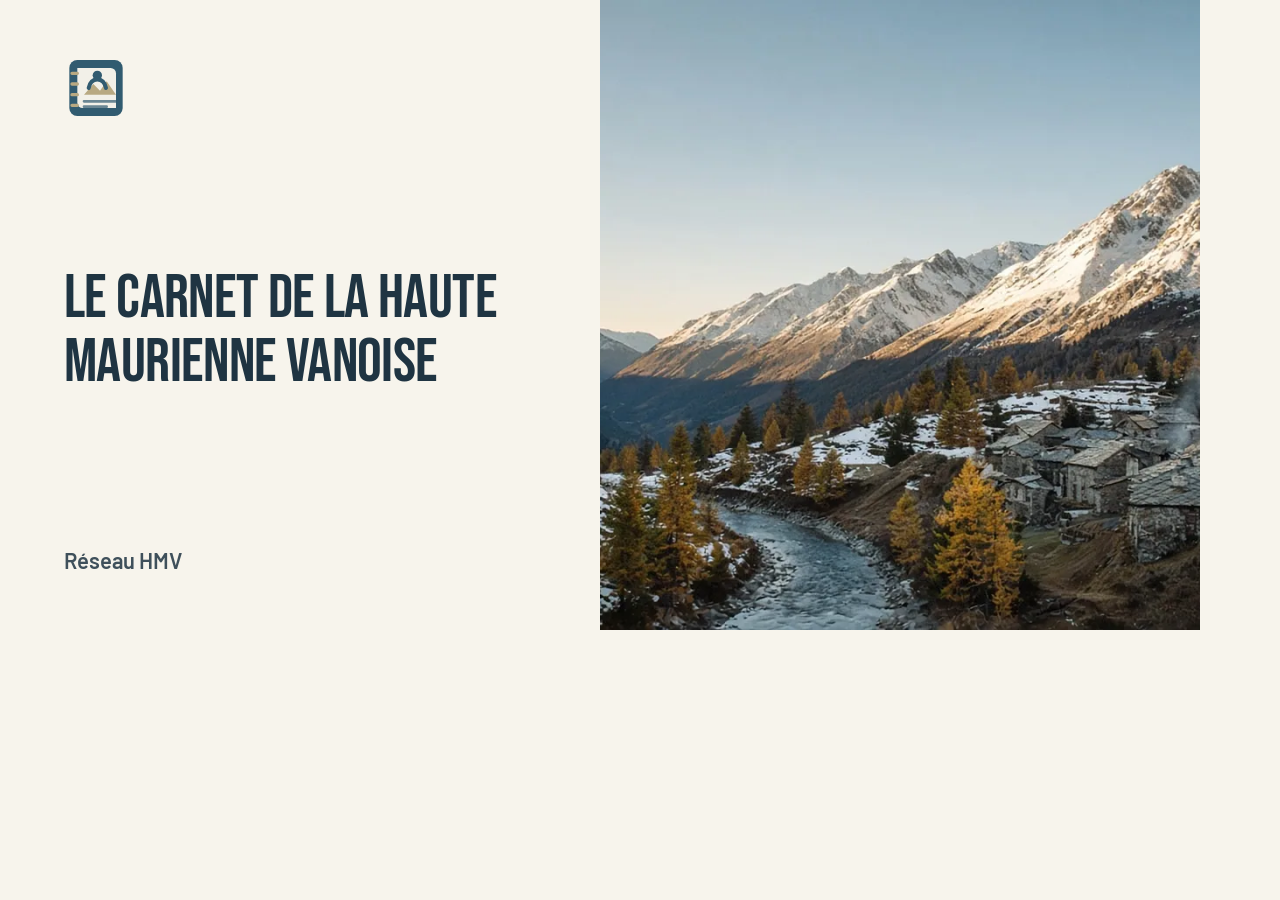
<file: _partage/accueil-fr.html>
<!doctype html><!-- Image de partage accueil (fr), gabarit droite. Pour garder ce fichier tel quel, ajouter data-ajuste sur la balise html. -->
<html lang="fr"><head><meta charset="utf-8">
<link rel="stylesheet" href="/assets/css/socle.css"><link rel="stylesheet" href="/assets/css/site.css">
<style>:root{--fond:#f7f4ec;--texte:#1f3442}
html,body{margin:0;width:1200px;height:630px;overflow:hidden;background:var(--fond);color:var(--texte)}
.pg-carte{position:relative;width:1200px;height:630px;overflow:hidden}
.pg-photo{position:absolute;object-fit:cover;object-position:50% 54%}
.pg-logo{height:64px;width:auto;max-width:280px;object-fit:contain;object-position:left center;display:block}
.pg-accroche{font-family:var(--police-titres, Georgia, serif);font-size:62px;line-height:1.04;margin:0;text-wrap:balance;letter-spacing:-.01em}
.pg-nom{font-size:22px;font-weight:600;margin:0;opacity:.85}
</style></head><body><div class="pg-carte">
<div style="position:absolute;inset:0 600px 0 0;display:flex;flex-direction:column;justify-content:space-between;padding:56px 56px 52px 64px">
  <img class="pg-logo" src="/assets/images/logo.svg" alt="">
  <p class="pg-accroche">Le carnet de la Haute Maurienne Vanoise</p>
  <p class="pg-nom">Réseau HMV</p>
</div>
<img class="pg-photo" src="/assets/images/grok/ouverture-vallee-1280.webp" alt="" data-sujet="0,13.2,100,81.4" style="left:600px;top:0;width:600px;height:630px">

</div></body></html>
</file>
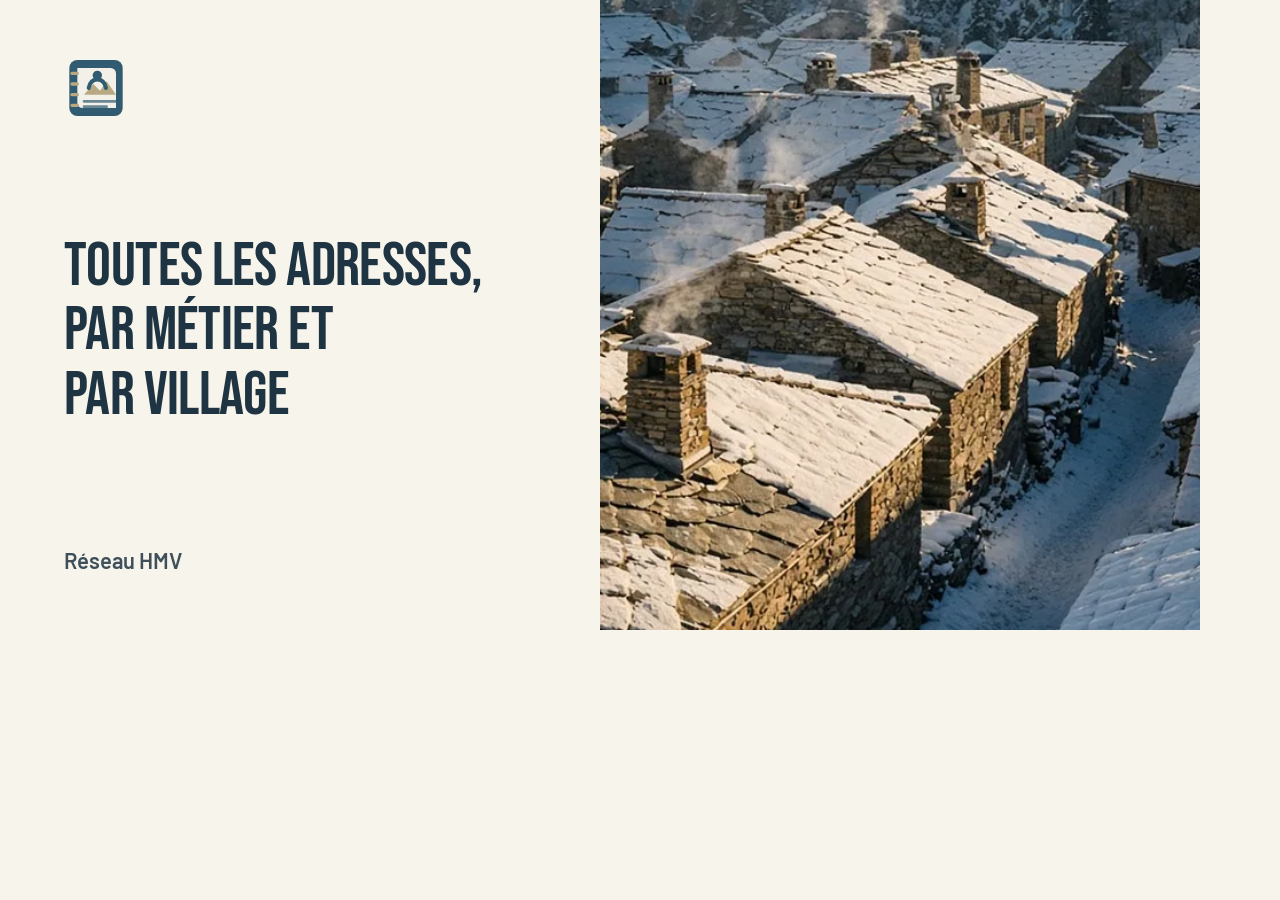
<file: _partage/carnet-fr.html>
<!doctype html><!-- Image de partage carnet (fr), gabarit droite. Pour garder ce fichier tel quel, ajouter data-ajuste sur la balise html. -->
<html lang="fr"><head><meta charset="utf-8">
<link rel="stylesheet" href="/assets/css/socle.css"><link rel="stylesheet" href="/assets/css/site.css">
<style>:root{--fond:#f7f4ec;--texte:#1f3442}
html,body{margin:0;width:1200px;height:630px;overflow:hidden;background:var(--fond);color:var(--texte)}
.pg-carte{position:relative;width:1200px;height:630px;overflow:hidden}
.pg-photo{position:absolute;object-fit:cover;object-position:50% 50%}
.pg-logo{height:64px;width:auto;max-width:280px;object-fit:contain;object-position:left center;display:block}
.pg-accroche{font-family:var(--police-titres, Georgia, serif);font-size:62px;line-height:1.04;margin:0;text-wrap:balance;letter-spacing:-.01em}
.pg-nom{font-size:22px;font-weight:600;margin:0;opacity:.85}
</style></head><body><div class="pg-carte">
<div style="position:absolute;inset:0 600px 0 0;display:flex;flex-direction:column;justify-content:space-between;padding:56px 56px 52px 64px">
  <img class="pg-logo" src="/assets/images/logo.svg" alt="">
  <p class="pg-accroche">Toutes les adresses, par métier et par village</p>
  <p class="pg-nom">Réseau HMV</p>
</div>
<img class="pg-photo" src="/assets/images/grok/carnet-toits-1280.webp" alt="" data-sujet="0,0,100,100" style="left:600px;top:0;width:600px;height:630px">

</div></body></html>
</file>
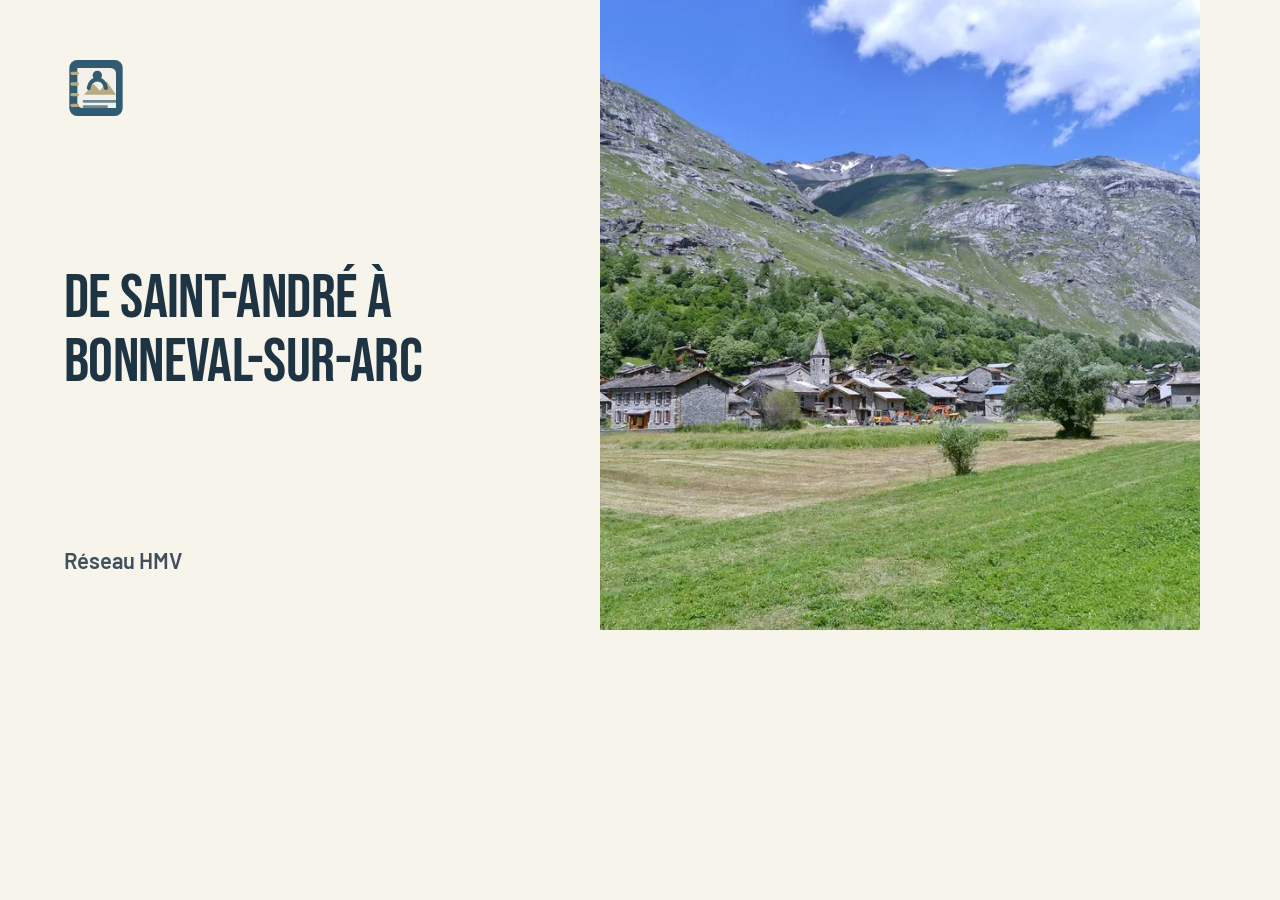
<file: _partage/carte-fr.html>
<!doctype html><!-- Image de partage carte (fr), gabarit droite. Pour garder ce fichier tel quel, ajouter data-ajuste sur la balise html. -->
<html lang="fr"><head><meta charset="utf-8">
<link rel="stylesheet" href="/assets/css/socle.css"><link rel="stylesheet" href="/assets/css/site.css">
<style>:root{--fond:#f7f4ec;--texte:#1f3442}
html,body{margin:0;width:1200px;height:630px;overflow:hidden;background:var(--fond);color:var(--texte)}
.pg-carte{position:relative;width:1200px;height:630px;overflow:hidden}
.pg-photo{position:absolute;object-fit:cover;object-position:50% 48%}
.pg-logo{height:64px;width:auto;max-width:280px;object-fit:contain;object-position:left center;display:block}
.pg-accroche{font-family:var(--police-titres, Georgia, serif);font-size:62px;line-height:1.04;margin:0;text-wrap:balance;letter-spacing:-.01em}
.pg-nom{font-size:22px;font-weight:600;margin:0;opacity:.85}
</style></head><body><div class="pg-carte">
<div style="position:absolute;inset:0 600px 0 0;display:flex;flex-direction:column;justify-content:space-between;padding:56px 56px 52px 64px">
  <img class="pg-logo" src="/assets/images/logo.svg" alt="">
  <p class="pg-accroche">De Saint-André à Bonneval-sur-Arc</p>
  <p class="pg-nom">Réseau HMV</p>
</div>
<img class="pg-photo" src="/assets/images/village-bonneval-sur-arc-960.webp" alt="" data-sujet="0,0,100,95.8" style="left:600px;top:0;width:600px;height:630px">

</div></body></html>
</file>
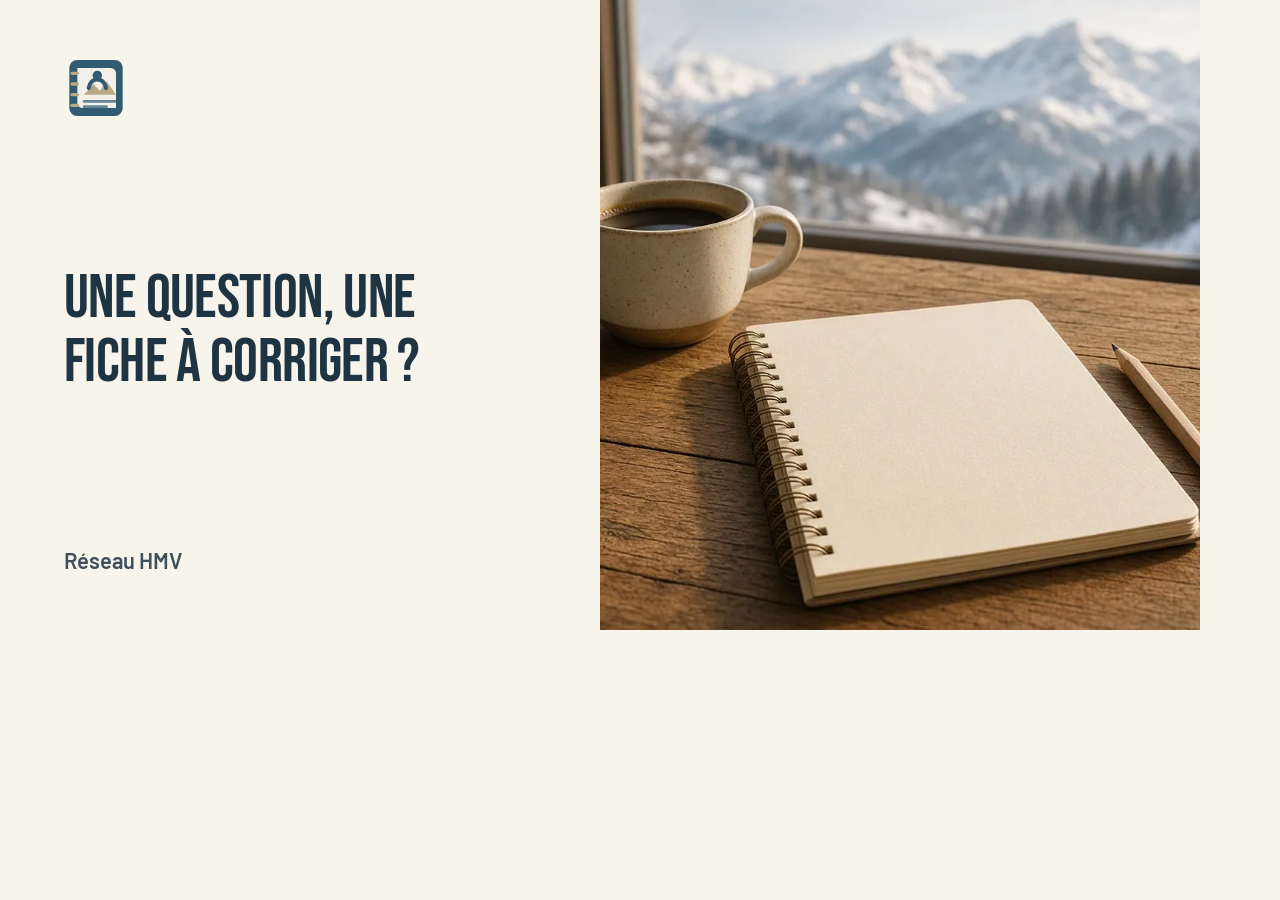
<file: _partage/contact-fr.html>
<!doctype html><!-- Image de partage contact (fr), gabarit droite. Pour garder ce fichier tel quel, ajouter data-ajuste sur la balise html. -->
<html lang="fr"><head><meta charset="utf-8">
<link rel="stylesheet" href="/assets/css/socle.css"><link rel="stylesheet" href="/assets/css/site.css">
<style>:root{--fond:#f7f4ec;--texte:#1f3442}
html,body{margin:0;width:1200px;height:630px;overflow:hidden;background:var(--fond);color:var(--texte)}
.pg-carte{position:relative;width:1200px;height:630px;overflow:hidden}
.pg-photo{position:absolute;object-fit:cover;object-position:50% 48%}
.pg-logo{height:64px;width:auto;max-width:280px;object-fit:contain;object-position:left center;display:block}
.pg-accroche{font-family:var(--police-titres, Georgia, serif);font-size:62px;line-height:1.04;margin:0;text-wrap:balance;letter-spacing:-.01em}
.pg-nom{font-size:22px;font-weight:600;margin:0;opacity:.85}
</style></head><body><div class="pg-carte">
<div style="position:absolute;inset:0 600px 0 0;display:flex;flex-direction:column;justify-content:space-between;padding:56px 56px 52px 64px">
  <img class="pg-logo" src="/assets/images/logo.svg" alt="">
  <p class="pg-accroche">Une question, une fiche à corriger ?</p>
  <p class="pg-nom">Réseau HMV</p>
</div>
<img class="pg-photo" src="/assets/images/grok/contact-carnet-1280.webp" alt="" data-sujet="0,0,100,96.1" style="left:600px;top:0;width:600px;height:630px">

</div></body></html>
</file>
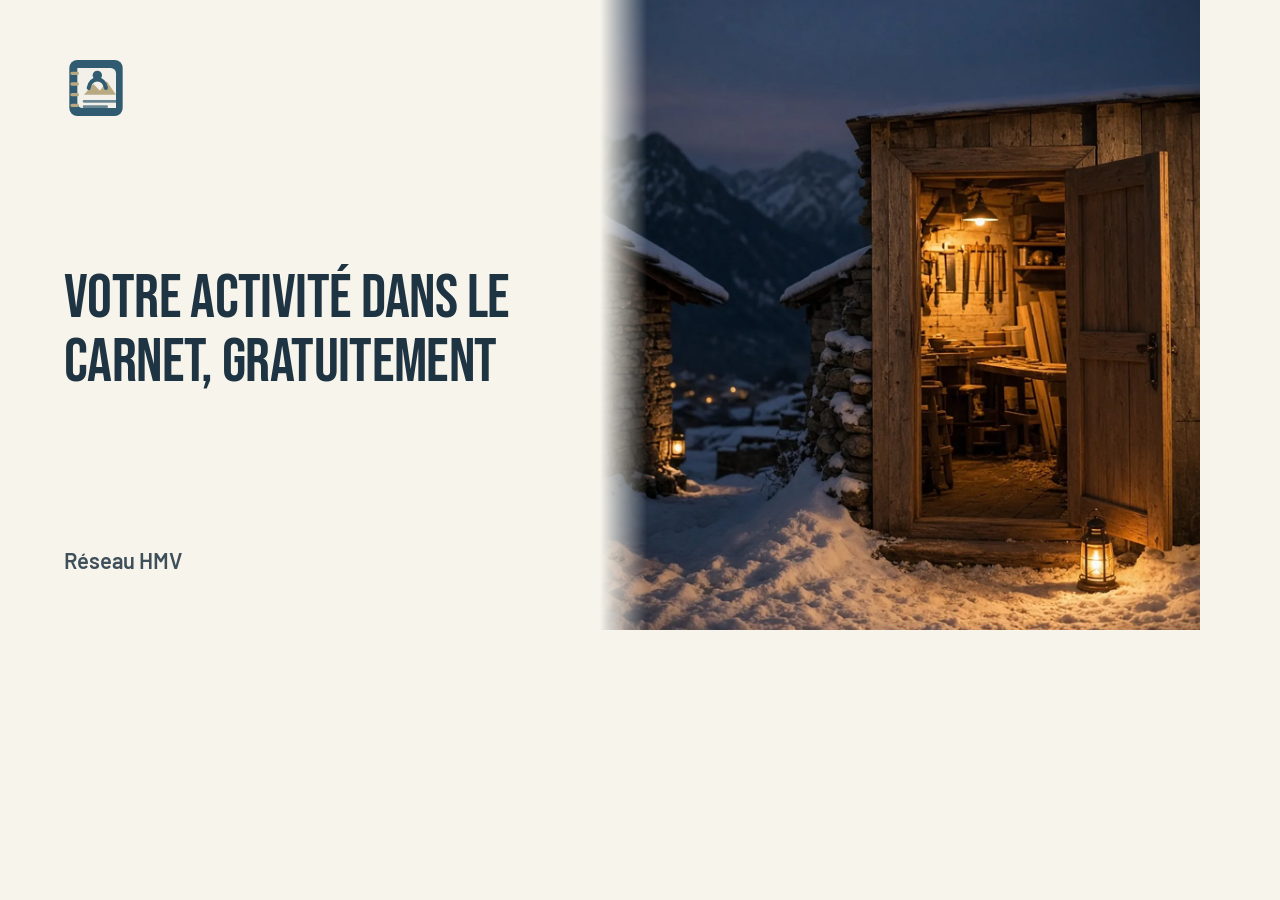
<file: _partage/referencer-fr.html>
<!doctype html><!-- Image de partage referencer (fr), gabarit droite. Pour garder ce fichier tel quel, ajouter data-ajuste sur la balise html. -->
<html lang="fr"><head><meta charset="utf-8">
<link rel="stylesheet" href="/assets/css/socle.css"><link rel="stylesheet" href="/assets/css/site.css">
<style>:root{--fond:#f7f4ec;--texte:#1f3442}
html,body{margin:0;width:1200px;height:630px;overflow:hidden;background:var(--fond);color:var(--texte)}
.pg-carte{position:relative;width:1200px;height:630px;overflow:hidden}
.pg-photo{position:absolute;object-fit:cover;object-position:50% 67%}
.pg-logo{height:64px;width:auto;max-width:280px;object-fit:contain;object-position:left center;display:block}
.pg-accroche{font-family:var(--police-titres, Georgia, serif);font-size:62px;line-height:1.04;margin:0;text-wrap:balance;letter-spacing:-.01em}
.pg-nom{font-size:22px;font-weight:600;margin:0;opacity:.85}
</style></head><body><div class="pg-carte">
<div style="position:absolute;inset:0 600px 0 0;display:flex;flex-direction:column;justify-content:space-between;padding:56px 56px 52px 64px">
  <img class="pg-logo" src="/assets/images/logo.svg" alt="">
  <p class="pg-accroche">Votre activité dans le carnet, gratuitement</p>
  <p class="pg-nom">Réseau HMV</p>
</div>
<img class="pg-photo" src="/assets/images/grok/referencer-atelier-1280.webp" alt="" data-sujet="9.1,36.8,86.4,59.6" style="left:600px;top:0;width:600px;height:630px">
<div class="pg-voile" style="position:absolute;left:600px;top:0;width:47px;height:630px;background:linear-gradient(to right, var(--fond), transparent)"></div>
</div></body></html>
</file>
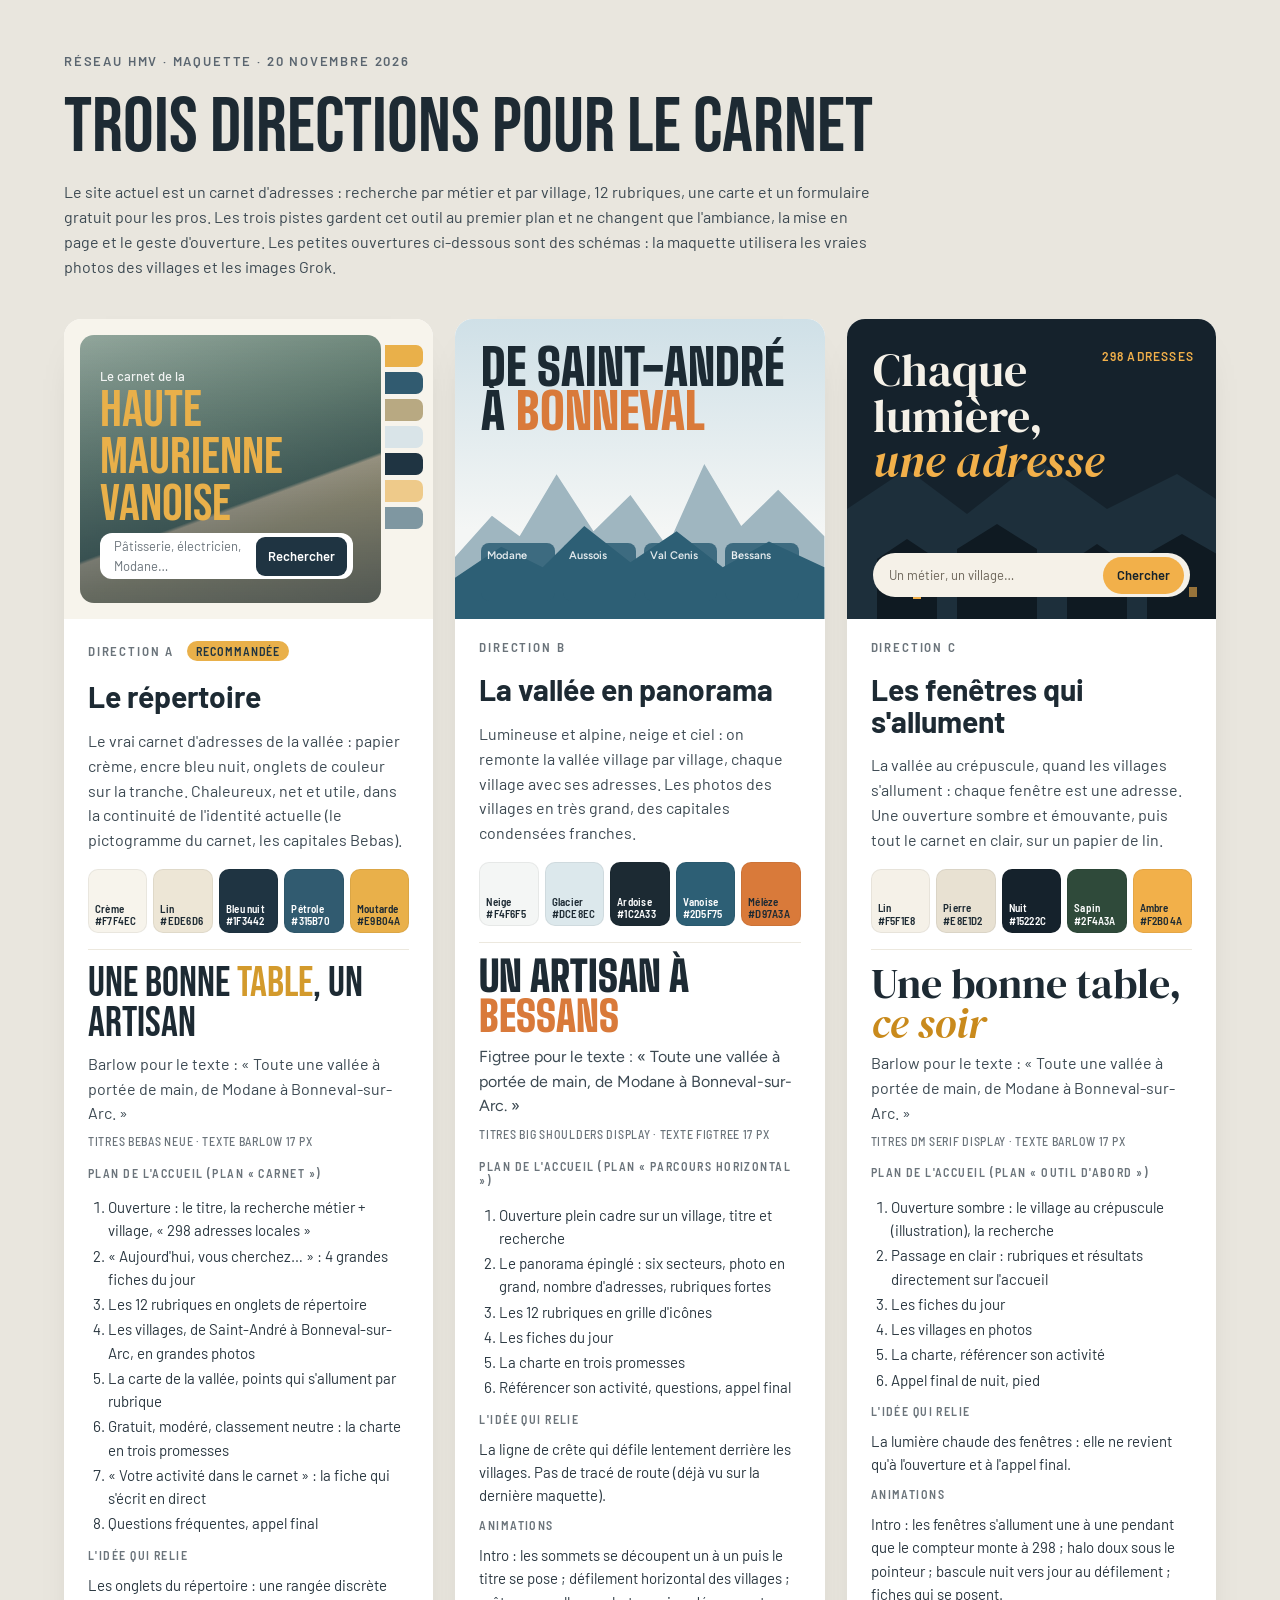
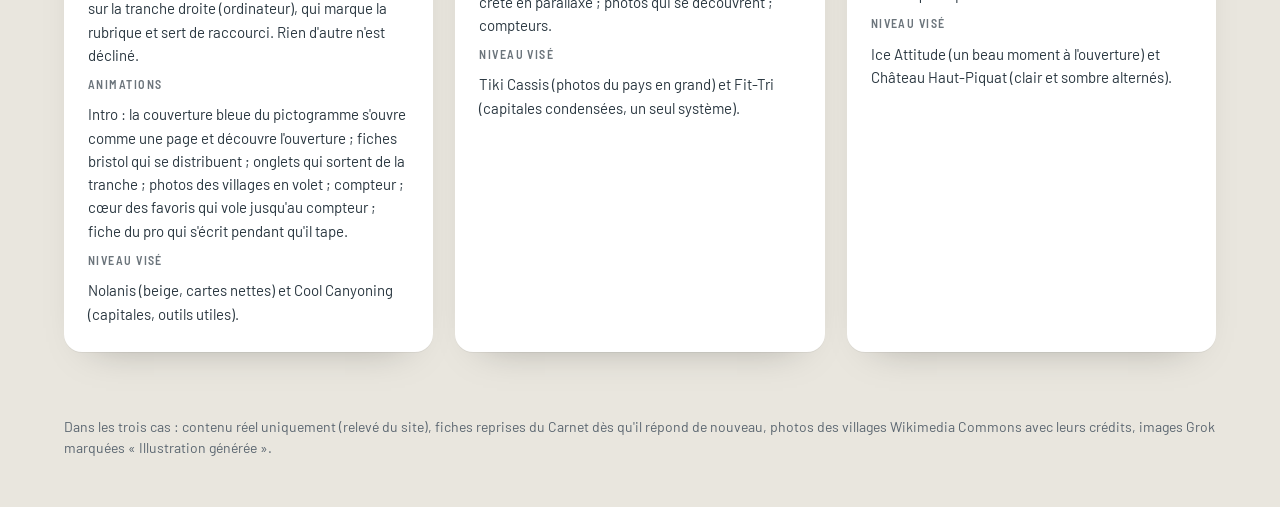
<file: _suivi/directions.html>
<!DOCTYPE html>
<html lang="fr">
<head>
<meta charset="utf-8">
<meta name="viewport" content="width=device-width, initial-scale=1">
<title>Réseau HMV · trois directions</title>
<link rel="preconnect" href="https://fonts.googleapis.com">
<link rel="preconnect" href="https://fonts.gstatic.com" crossorigin>
<link href="https://fonts.googleapis.com/css2?family=Barlow:wght@400;500;600&family=Barlow+Semi+Condensed:wght@500;600&family=Bebas+Neue&family=Big+Shoulders+Display:wght@700;800;900&family=DM+Serif+Display:ital@0;1&family=Figtree:wght@400;500;600&display=swap" rel="stylesheet">
<style>
  :root { --encre:#1d2a33; --papier:#f4f2ec; }
  * { box-sizing: border-box; }
  body { margin:0; background:#e9e6de; color:var(--encre); font:16px/1.55 Barlow, system-ui, sans-serif; }
  header.tete { padding:48px 5vw 28px; max-width:1500px; margin:auto; }
  header.tete small { letter-spacing:.14em; text-transform:uppercase; font-weight:600; font-size:13px; color:#5b6670; }
  header.tete h1 { font:400 clamp(44px,6vw,84px)/.95 "Bebas Neue", sans-serif; margin:.25em 0 .2em; }
  header.tete p { max-width:820px; margin:0; color:#3c4952; }
  .grille { display:grid; grid-template-columns:repeat(3, minmax(0,1fr)); gap:22px; padding:12px 5vw 64px; max-width:1500px; margin:auto; }
  @media (max-width:1100px){ .grille{ grid-template-columns:1fr; } }
  .dir { background:#fff; border-radius:18px; overflow:hidden; display:flex; flex-direction:column; box-shadow:0 1px 0 rgba(0,0,0,.05), 0 18px 40px -28px rgba(0,0,0,.35); }
  .dir .corps { padding:22px 24px 26px; display:flex; flex-direction:column; gap:16px; }
  .lettre { font:600 13px/1 "Barlow Semi Condensed"; letter-spacing:.14em; text-transform:uppercase; color:#6b747b; }
  .reco { display:inline-block; margin-left:8px; padding:4px 9px; border-radius:99px; background:#e9b04a; color:#1f3442; font-size:12px; letter-spacing:.08em; }
  h2 { margin:4px 0 0; font-size:30px; line-height:1.05; }
  .ambiance { margin:0; color:#3c4952; }
  .nuancier { display:grid; grid-template-columns:repeat(5,1fr); gap:6px; }
  .nuancier div { border-radius:10px; height:64px; position:relative; border:1px solid rgba(0,0,0,.06); }
  .nuancier span { position:absolute; left:6px; bottom:5px; font:600 11px/1.1 "Barlow Semi Condensed"; letter-spacing:.02em; }
  .typo { border-top:1px solid #ece8de; padding-top:14px; }
  .typo .t { font-size:42px; line-height:.95; }
  .typo .x { margin-top:8px; font-size:16px; color:#3c4952; }
  .typo .n { font:500 12px/1.3 "Barlow Semi Condensed"; letter-spacing:.06em; text-transform:uppercase; color:#6b747b; margin-top:8px; }
  dl { margin:0; display:grid; gap:10px; }
  dt { font:600 12px/1.2 "Barlow Semi Condensed"; letter-spacing:.12em; text-transform:uppercase; color:#6b747b; }
  dd { margin:2px 0 0; font-size:15px; color:#2a3740; }
  ol { margin:4px 0 0; padding-left:20px; font-size:15px; }
  ol li { margin:2px 0; }

  /* Mini ouvertures */
  .ouv { position:relative; height:300px; overflow:hidden; }
  .ouv-a { background:#f7f4ec; }
  .ouv-a .photo { position:absolute; inset:16px 52px 16px 16px; border-radius:14px; background:
      linear-gradient(180deg, rgba(31,52,66,.10), rgba(31,52,66,.55)),
      linear-gradient(160deg, #9fb3a6 0%, #6f8a7a 38%, #4f6b5f 60%, #c9b99a 61%, #b8a982 70%, #8f8366 100%); }
  .ouv-a .onglets { position:absolute; right:10px; top:26px; display:flex; flex-direction:column; gap:5px; }
  .ouv-a .onglets i { display:block; width:38px; height:22px; border-radius:0 7px 7px 0; }
  .ouv-a .txt { position:absolute; left:36px; top:44px; right:80px; color:#fff; }
  .ouv-a .txt small { font:500 13px Barlow; opacity:.9; }
  .ouv-a .txt b { display:block; font:400 52px/.9 "Bebas Neue"; color:#e9b04a; }
  .ouv-a .cherche { position:absolute; left:36px; right:80px; bottom:40px; height:46px; background:#fff; border-radius:12px; display:flex; align-items:center; padding:0 6px 0 14px; gap:10px; font-size:13px; color:#6b747b; }
  .ouv-a .cherche em { margin-left:auto; font-style:normal; background:#1f3442; color:#fff; border-radius:9px; padding:9px 12px; font-weight:600; }

  .ouv-b { background:#f4f6f5; }
  .ouv-b .ciel { position:absolute; inset:0; background:linear-gradient(180deg,#cfe0e7 0%,#f4f6f5 70%); }
  .ouv-b svg { position:absolute; left:0; right:0; bottom:0; width:100%; height:62%; }
  .ouv-b .txt { position:absolute; left:26px; top:26px; right:26px; }
  .ouv-b .txt b { display:block; font:900 50px/.88 "Big Shoulders Display"; color:#1c2a33; text-transform:uppercase; }
  .ouv-b .txt b em { font-style:normal; color:#d97a3a; }
  .ouv-b .rail { position:absolute; left:26px; right:26px; bottom:18px; display:flex; gap:8px; }
  .ouv-b .rail span { flex:1; height:58px; border-radius:8px; background:#2d5f75; opacity:.85; font:600 11px "Figtree"; color:#fff; padding:6px; }

  .ouv-c { background:#15222c; }
  .ouv-c .village { position:absolute; left:0; right:0; bottom:0; height:60%; }
  .ouv-c .txt { position:absolute; left:26px; top:28px; right:26px; color:#f5f1e8; }
  .ouv-c .txt b { display:block; font:400 46px/.98 "DM Serif Display"; }
  .ouv-c .txt b i { color:#f2b04a; }
  .ouv-c .compte { position:absolute; right:22px; top:30px; font:600 12px Barlow; color:#f2b04a; letter-spacing:.1em; text-transform:uppercase; }
  .ouv-c .cherche { position:absolute; left:26px; right:26px; bottom:22px; height:44px; background:#f5f1e8; border-radius:99px; display:flex; align-items:center; padding:0 6px 0 16px; font-size:13px; color:#6b6458; }
  .ouv-c .cherche em { margin-left:auto; font-style:normal; background:#f2b04a; color:#15222c; border-radius:99px; padding:8px 14px; font-weight:600; }
  footer { max-width:1500px; margin:auto; padding:0 5vw 48px; color:#5b6670; font-size:14px; }
</style>
</head>
<body>
<header class="tete">
  <small>Réseau HMV · maquette · 20 novembre 2026</small>
  <h1>Trois directions pour le Carnet</h1>
  <p>Le site actuel est un carnet d'adresses : recherche par métier et par village, 12 rubriques, une carte et un formulaire gratuit pour les pros. Les trois pistes gardent cet outil au premier plan et ne changent que l'ambiance, la mise en page et le geste d'ouverture. Les petites ouvertures ci-dessous sont des schémas : la maquette utilisera les vraies photos des villages et les images Grok.</p>
</header>

<main class="grille">

  <!-- A -->
  <article class="dir">
    <div class="ouv ouv-a" aria-hidden="true">
      <div class="photo"></div>
      <div class="onglets"><i style="background:#e9b04a"></i><i style="background:#315b70"></i><i style="background:#b8a982"></i><i style="background:#d9e4e8"></i><i style="background:#1f3442"></i><i style="background:#e9b04a;opacity:.6"></i><i style="background:#315b70;opacity:.6"></i></div>
      <div class="txt"><small>Le carnet de la</small><b>Haute Maurienne Vanoise</b></div>
      <div class="cherche">Pâtisserie, électricien, Modane… <em>Rechercher</em></div>
    </div>
    <div class="corps">
      <div class="lettre">Direction A <span class="reco">Recommandée</span></div>
      <h2>Le répertoire</h2>
      <p class="ambiance">Le vrai carnet d'adresses de la vallée : papier crème, encre bleu nuit, onglets de couleur sur la tranche. Chaleureux, net et utile, dans la continuité de l'identité actuelle (le pictogramme du carnet, les capitales Bebas).</p>
      <div class="nuancier">
        <div style="background:#f7f4ec"><span>Crème<br>#F7F4EC</span></div>
        <div style="background:#ede6d6"><span>Lin<br>#EDE6D6</span></div>
        <div style="background:#1f3442;color:#fff"><span>Bleu nuit<br>#1F3442</span></div>
        <div style="background:#315b70;color:#fff"><span>Pétrole<br>#315B70</span></div>
        <div style="background:#e9b04a"><span>Moutarde<br>#E9B04A</span></div>
      </div>
      <div class="typo">
        <div class="t" style="font-family:'Bebas Neue'">Une bonne <span style="color:#d39a2c">table</span>, un artisan</div>
        <div class="x" style="font-family:Barlow">Barlow pour le texte : « Toute une vallée à portée de main, de Modane à Bonneval-sur-Arc. »</div>
        <div class="n">Titres Bebas Neue · texte Barlow 17 px</div>
      </div>
      <dl>
        <dt>Plan de l'accueil (plan « carnet »)</dt>
        <dd><ol>
          <li>Ouverture : le titre, la recherche métier + village, « 298 adresses locales »</li>
          <li>« Aujourd'hui, vous cherchez… » : 4 grandes fiches du jour</li>
          <li>Les 12 rubriques en onglets de répertoire</li>
          <li>Les villages, de Saint-André à Bonneval-sur-Arc, en grandes photos</li>
          <li>La carte de la vallée, points qui s'allument par rubrique</li>
          <li>Gratuit, modéré, classement neutre : la charte en trois promesses</li>
          <li>« Votre activité dans le carnet » : la fiche qui s'écrit en direct</li>
          <li>Questions fréquentes, appel final</li>
        </ol></dd>
        <dt>L'idée qui relie</dt>
        <dd>Les onglets du répertoire : une rangée discrète sur la tranche droite (ordinateur), qui marque la rubrique et sert de raccourci. Rien d'autre n'est décliné.</dd>
        <dt>Animations</dt>
        <dd>Intro : la couverture bleue du pictogramme s'ouvre comme une page et découvre l'ouverture ; fiches bristol qui se distribuent ; onglets qui sortent de la tranche ; photos des villages en volet ; compteur ; cœur des favoris qui vole jusqu'au compteur ; fiche du pro qui s'écrit pendant qu'il tape.</dd>
        <dt>Niveau visé</dt>
        <dd>Nolanis (beige, cartes nettes) et Cool Canyoning (capitales, outils utiles).</dd>
      </dl>
    </div>
  </article>

  <!-- B -->
  <article class="dir">
    <div class="ouv ouv-b" aria-hidden="true">
      <div class="ciel"></div>
      <svg viewBox="0 0 400 180" preserveAspectRatio="none"><path d="M0 120 L40 80 L70 100 L110 40 L150 95 L190 60 L230 110 L270 30 L310 90 L350 55 L400 100 L400 180 L0 180Z" fill="#9fb6c0"/><path d="M0 140 L50 110 L95 130 L140 90 L190 125 L240 95 L290 130 L340 105 L400 130 L400 180 L0 180Z" fill="#2d5f75"/></svg>
      <div class="txt"><b>De Saint-André<br>à <em>Bonneval</em></b></div>
      <div class="rail"><span>Modane</span><span>Aussois</span><span>Val Cenis</span><span>Bessans</span></div>
    </div>
    <div class="corps">
      <div class="lettre">Direction B</div>
      <h2>La vallée en panorama</h2>
      <p class="ambiance">Lumineuse et alpine, neige et ciel : on remonte la vallée village par village, chaque village avec ses adresses. Les photos des villages en très grand, des capitales condensées franches.</p>
      <div class="nuancier">
        <div style="background:#f4f6f5"><span>Neige<br>#F4F6F5</span></div>
        <div style="background:#dce8ec"><span>Glacier<br>#DCE8EC</span></div>
        <div style="background:#1c2a33;color:#fff"><span>Ardoise<br>#1C2A33</span></div>
        <div style="background:#2d5f75;color:#fff"><span>Vanoise<br>#2D5F75</span></div>
        <div style="background:#d97a3a"><span>Mélèze<br>#D97A3A</span></div>
      </div>
      <div class="typo">
        <div class="t" style="font-family:'Big Shoulders Display';font-weight:900;text-transform:uppercase">Un artisan à <span style="color:#d97a3a">Bessans</span></div>
        <div class="x" style="font-family:Figtree">Figtree pour le texte : « Toute une vallée à portée de main, de Modane à Bonneval-sur-Arc. »</div>
        <div class="n">Titres Big Shoulders Display · texte Figtree 17 px</div>
      </div>
      <dl>
        <dt>Plan de l'accueil (plan « parcours horizontal »)</dt>
        <dd><ol>
          <li>Ouverture plein cadre sur un village, titre et recherche</li>
          <li>Le panorama épinglé : six secteurs, photo en grand, nombre d'adresses, rubriques fortes</li>
          <li>Les 12 rubriques en grille d'icônes</li>
          <li>Les fiches du jour</li>
          <li>La charte en trois promesses</li>
          <li>Référencer son activité, questions, appel final</li>
        </ol></dd>
        <dt>L'idée qui relie</dt>
        <dd>La ligne de crête qui défile lentement derrière les villages. Pas de tracé de route (déjà vu sur la dernière maquette).</dd>
        <dt>Animations</dt>
        <dd>Intro : les sommets se découpent un à un puis le titre se pose ; défilement horizontal des villages ; crête en parallaxe ; photos qui se découvrent ; compteurs.</dd>
        <dt>Niveau visé</dt>
        <dd>Tiki Cassis (photos du pays en grand) et Fit-Tri (capitales condensées, un seul système).</dd>
      </dl>
    </div>
  </article>

  <!-- C -->
  <article class="dir">
    <div class="ouv ouv-c" aria-hidden="true">
      <svg class="village" viewBox="0 0 400 180" preserveAspectRatio="none">
        <path d="M0 70 L60 30 L120 75 L190 20 L260 70 L330 35 L400 80 L400 180 L0 180Z" fill="#1d2f3b"/>
        <path d="M30 180 V120 L60 100 L90 120 V180Z M110 180 V110 L150 85 L190 110 V180Z M220 180 V125 L250 105 L280 125 V180Z M300 180 V115 L335 95 L370 115 V180Z" fill="#0f1a22"/>
        <g fill="#f2b04a"><rect x="48" y="132" width="8" height="10"/><rect x="66" y="150" width="8" height="10"/><rect x="128" y="125" width="8" height="10"/><rect x="160" y="140" width="8" height="10" opacity=".5"/><rect x="240" y="138" width="8" height="10"/><rect x="318" y="128" width="8" height="10"/><rect x="342" y="148" width="8" height="10" opacity=".6"/></g>
      </svg>
      <div class="compte">298 adresses</div>
      <div class="txt"><b>Chaque lumière,<br><i>une adresse</i></b></div>
      <div class="cherche">Un métier, un village… <em>Chercher</em></div>
    </div>
    <div class="corps">
      <div class="lettre">Direction C</div>
      <h2>Les fenêtres qui s'allument</h2>
      <p class="ambiance">La vallée au crépuscule, quand les villages s'allument : chaque fenêtre est une adresse. Une ouverture sombre et émouvante, puis tout le carnet en clair, sur un papier de lin.</p>
      <div class="nuancier">
        <div style="background:#f5f1e8"><span>Lin<br>#F5F1E8</span></div>
        <div style="background:#e8e1d2"><span>Pierre<br>#E8E1D2</span></div>
        <div style="background:#15222c;color:#fff"><span>Nuit<br>#15222C</span></div>
        <div style="background:#2f4a3a;color:#fff"><span>Sapin<br>#2F4A3A</span></div>
        <div style="background:#f2b04a"><span>Ambre<br>#F2B04A</span></div>
      </div>
      <div class="typo">
        <div class="t" style="font-family:'DM Serif Display'">Une bonne table, <i style="color:#c98a1c">ce soir</i></div>
        <div class="x" style="font-family:Barlow">Barlow pour le texte : « Toute une vallée à portée de main, de Modane à Bonneval-sur-Arc. »</div>
        <div class="n">Titres DM Serif Display · texte Barlow 17 px</div>
      </div>
      <dl>
        <dt>Plan de l'accueil (plan « outil d'abord »)</dt>
        <dd><ol>
          <li>Ouverture sombre : le village au crépuscule (illustration), la recherche</li>
          <li>Passage en clair : rubriques et résultats directement sur l'accueil</li>
          <li>Les fiches du jour</li>
          <li>Les villages en photos</li>
          <li>La charte, référencer son activité</li>
          <li>Appel final de nuit, pied</li>
        </ol></dd>
        <dt>L'idée qui relie</dt>
        <dd>La lumière chaude des fenêtres : elle ne revient qu'à l'ouverture et à l'appel final.</dd>
        <dt>Animations</dt>
        <dd>Intro : les fenêtres s'allument une à une pendant que le compteur monte à 298 ; halo doux sous le pointeur ; bascule nuit vers jour au défilement ; fiches qui se posent.</dd>
        <dt>Niveau visé</dt>
        <dd>Ice Attitude (un beau moment à l'ouverture) et Château Haut-Piquat (clair et sombre alternés).</dd>
      </dl>
    </div>
  </article>

</main>
<footer>Dans les trois cas : contenu réel uniquement (relevé du site), fiches reprises du Carnet dès qu'il répond de nouveau, photos des villages Wikimedia Commons avec leurs crédits, images Grok marquées « Illustration générée ».</footer>
</body>
</html>
</file>
<file: assets/css/socle.css>
/* Socle : règles communes à toutes les maquettes. Le style du projet va dans site.css.
   Les couleurs et polices du projet se règlent par les variables ci-dessous (redéfinies dans site.css). */
:root {
  --police-titres: Georgia, 'Times New Roman', serif;
  --police-texte: system-ui, -apple-system, 'Segoe UI', Roboto, sans-serif;
  --accent: #b3361f;
  --texte-doux: color-mix(in srgb, var(--texte) 78%, var(--fond));
  --ligne: color-mix(in srgb, var(--texte) 18%, var(--fond));
  --gouttiere: clamp(16px, 4vw, 48px);
  --largeur: 1240px;
  --rayon: 6px;
  --duree: .7s;
  --courbe: cubic-bezier(.22, 1, .36, 1);
}

*, *::before, *::after { box-sizing: border-box; }
html { -webkit-text-size-adjust: 100%; text-size-adjust: 100%; }
body {
  font-family: var(--police-texte); font-size: clamp(1rem, .96rem + .2vw, 1.125rem); line-height: 1.6;
  padding-bottom: var(--barres-h); overflow-x: clip;
}
img, picture, video, canvas, svg { display: block; max-width: 100%; }
img, video { height: auto; }
h1, h2, h3, h4 { font-family: var(--police-titres); line-height: 1.08; margin: 0 0 .5em; text-wrap: balance; font-weight: 600; }
p, li, dd, figcaption { text-wrap: pretty; }
p { margin: 0 0 1em; }
a { color: inherit; }
a[href^="mailto:"] { overflow-wrap: anywhere; }
button, input, select, textarea { font: inherit; color: inherit; }
button { cursor: pointer; }
:where(a, button, input, select, textarea, summary, [tabindex]) { -webkit-tap-highlight-color: transparent; }
:focus { outline: none; }
:focus-visible { outline: 3px solid var(--accent); outline-offset: 3px; border-radius: 2px; }
[id] { scroll-margin-top: calc(var(--entete-h) + 12px); scroll-margin-bottom: calc(var(--barres-h) + 12px); }
/* Lien profond vers une scène qui cache l'en-tête : elle arrive tout en haut de l'écran (comme aller() du socle). */
html.js:not(.secours) :is([data-entete-cache], [data-entete-cache] [id], [data-fx="plein-ecran"], [data-fx="plein-ecran"] [id]) { scroll-margin-top: 0; }
[hidden] { display: none !important; }

.visuellement-cache {
  position: absolute !important; width: 1px; height: 1px; padding: 0; margin: -1px;
  overflow: hidden; clip: rect(0 0 0 0); white-space: nowrap; border: 0;
}
.evitement {
  position: fixed; left: 12px; top: 12px; z-index: 1000; padding: 12px 16px; background: var(--texte); color: var(--fond);
  transform: translateY(-160%); text-decoration: none;
}
.evitement:focus-visible { transform: none; }
.conteneur { width: min(100% - 2 * var(--gouttiere), var(--largeur)); margin-inline: auto; }
.chiffres { font-variant-numeric: tabular-nums; }

/* Boutons : zones tactiles d'au moins 44 px. */
.bouton {
  display: inline-flex; align-items: center; justify-content: center; gap: .5em;
  min-height: 48px; min-width: 44px; padding: .7em 1.4em; border-radius: 999px;
  background: var(--accent); color: var(--fond); text-decoration: none; font-weight: 600; border: 0;
  line-height: 1.2; text-align: center;
}
.bouton--contour { background: transparent; color: inherit; box-shadow: inset 0 0 0 2px currentColor; }
.bouton[disabled] { opacity: .55; cursor: not-allowed; }

/* Apparitions : cachées par le style critique jusqu'à .vu, jamais recachées. */
html.js:not(.secours):not([data-arrivee="retour"]) [data-anime]:not([data-anime="gsap"]) {
  transform: translate3d(0, 1.2rem, 0);
  transition: opacity var(--duree) var(--courbe) var(--delai, 0s), transform var(--duree) var(--courbe) var(--delai, 0s);
}
html.js:not(.secours):not([data-arrivee="retour"]) [data-anime]:not([data-anime="gsap"]).vu { transform: none; }

/* Bibliothèque d'effets (effets.js). Apparitions : le bloc lui-même ne glisse pas, ce sont ses parties qui arrivent.
   Mêmes conditions que les apparitions : en secours, au retour et sans JavaScript, état final direct.
   Les transitions ne valent que pendant l'arrivée (.fx-fini ensuite) : celles du projet reprennent la main. */
html.js:not(.secours):not([data-arrivee="retour"]) :is([data-anime="lignes"], [data-anime="mots"], [data-anime="lettres"], [data-anime="cascade"]):not([data-anime="gsap"]) {
  transform: none; transition: opacity .25s linear var(--delai, 0s);
}
/* Masques des lignes : découpe par clip-path, débordante en haut et sur les côtés (accents), un peu en bas (jambages),
   au lieu d'un overflow et de marges : la mise en page ne change pas d'un pixel pendant la découpe. La ligne part
   d'assez bas (135 %) pour rester invisible malgré le débord du bas. */
.fx-ligne-mask { overflow: visible !important; clip-path: inset(-.4em -.6em -.2em -.6em); }
html.js:not(.secours):not([data-arrivee="retour"]) [data-anime="lignes"] .fx-ligne {
  transform: translate3d(0, 135%, 0); transition: transform 1s var(--courbe) calc(var(--delai, 0s) + var(--i, 0) * 90ms);
}
html.js:not(.secours):not([data-arrivee="retour"]) [data-anime="lignes"].vu .fx-ligne { transform: none; }
html.js:not(.secours):not([data-arrivee="retour"]) [data-anime="mots"] .fx-mot {
  opacity: 0; transform: translate3d(0, .5em, 0);
  transition: opacity .6s var(--courbe) calc(var(--delai, 0s) + var(--i, 0) * 35ms), transform .7s var(--courbe) calc(var(--delai, 0s) + var(--i, 0) * 35ms);
}
html.js:not(.secours):not([data-arrivee="retour"]) [data-anime="mots"].vu .fx-mot { opacity: 1; transform: none; }
/* Lettres : chaque mot reste d'un bloc (jamais coupé en fin de ligne), les lettres basculent en place. */
[data-anime="lettres"] :is(.fx-mot-l, .fx-lettre) { display: inline-block; }
html.js:not(.secours):not([data-arrivee="retour"]) [data-anime="lettres"] .fx-lettre {
  opacity: 0; transform: translate3d(0, .55em, 0) rotate(12deg); transform-origin: 0 100%;
  transition: opacity .5s var(--courbe) calc(var(--delai, 0s) + var(--i, 0) * 18ms), transform .8s var(--courbe) calc(var(--delai, 0s) + var(--i, 0) * 18ms);
}
html.js:not(.secours):not([data-arrivee="retour"]) [data-anime="lettres"].vu .fx-lettre { opacity: 1; transform: none; }
html.js:not(.secours):not([data-arrivee="retour"]) [data-anime="cascade"] > * { opacity: 0; transform: translate3d(0, 1.8rem, 0); }
html.js:not(.secours):not([data-arrivee="retour"]) [data-anime="cascade"]:not(.fx-fini) > * {
  transition: opacity .7s var(--courbe) calc(var(--delai, 0s) + var(--i, 0) * 80ms), transform .9s var(--courbe) calc(var(--delai, 0s) + var(--i, 0) * 80ms);
}
html.js:not(.secours):not([data-arrivee="retour"]) [data-anime="cascade"].vu > * { opacity: 1; transform: none; }
/* Rideau : règle aussi précise que celle des apparitions (sinon sa transition de découpe serait écrasée). */
html.js:not(.secours):not([data-arrivee="retour"]) [data-anime="rideau"]:not([data-anime="gsap"]) {
  transform: none; clip-path: inset(0 0 100% 0);
}
html.js:not(.secours):not([data-arrivee="retour"]) [data-anime="rideau"]:not([data-anime="gsap"]):not(.fx-fini) {
  transition: opacity .25s linear var(--delai, 0s), clip-path 1.2s cubic-bezier(.77, 0, .18, 1) var(--delai, 0s);
}
html.js:not(.secours):not([data-arrivee="retour"]) [data-anime="rideau"]:not([data-anime="gsap"]).vu { clip-path: inset(0 0 0 0); }
html.js:not(.secours):not([data-arrivee="retour"]) [data-anime="rideau"]:not([data-fx]) > :is(picture, video) { transform: scale(1.14); }
html.js:not(.secours):not([data-arrivee="retour"]) [data-anime="rideau"]:not([data-fx]):not(.fx-fini) > :is(picture, video) { transition: transform 1.6s var(--courbe) var(--delai, 0s); }
html.js:not(.secours):not([data-arrivee="retour"]) [data-anime="rideau"].vu:not([data-fx]) > :is(picture, video) { transform: none; }
/* Effets liés au défilement : l'image déplacée par GSAP n'a aucune transition CSS (une seule source par propriété). */
[data-fx="parallaxe"] > :is(picture, video, img), [data-fx="zoom"] > :is(picture, video, img) { transition: none; }
/* WebGL « onde » : le canvas, calé sur l'image, n'est visible que pendant le mouvement ; au repos, l'image d'origine, nette. */
[data-fx="onde"] { position: relative; }
.fx-onde { position: absolute; left: 0; top: 0; width: 100%; height: 100%; pointer-events: none; opacity: 0; transition: opacity .3s linear; }
.fx-onde--actif { opacity: 1; transition-duration: .12s; }
/* Image qui s'ouvre en plein écran : section haute, cadre collant en haut de l'écran (sticky, pas d'épinglage GSAP).
   En secours et sans JavaScript : image entière dans une section normale (règles [data-collant]). */
html.js:not(.secours) [data-fx="plein-ecran"] { position: relative; height: var(--fx-longueur, 260svh); }
html.js:not(.secours) [data-fx="plein-ecran"] > [data-collant] { position: sticky; top: 0; height: 100vh; height: 100svh; overflow: hidden; }
[data-fx="plein-ecran"] > [data-collant] > .media, [data-fx="plein-ecran"] [data-fx-cible] { width: 100%; height: 100%; border-radius: 0; }
:is(html.secours, html:not(.js)) [data-fx="plein-ecran"] [data-fx-cible] { height: 100svh; }
/* Mots géants : la rangée garde sa largeur (mots répétés au besoin) et ne sort jamais de son bandeau.
   En secours et sans JavaScript, les mots passent à la ligne : rien n'est coupé. */
[data-fx="mots-geants"] { overflow: hidden; overflow: clip; }
[data-fx="mots-geants"] [data-fx-rangee] { width: max-content; white-space: nowrap; margin: 0; }
:is(html.secours, html:not(.js)) [data-fx="mots-geants"] { overflow: visible; }
:is(html.secours, html:not(.js)) [data-fx="mots-geants"] [data-fx-rangee] { width: auto; white-space: normal; line-height: 1.2; }
/* Inclinaison selon la vitesse : GSAP seul tient la transformation (pas de transition CSS sur transform). */
[data-fx="vitesse"], [data-fx="mots-geants"] [data-fx-rangee] { transition-property: opacity, color, background-color, border-color, box-shadow !important; }

/* Effets au survol : au premier survol, GSAP prend la main sur la transformation (classe fx-survol) :
   plus aucune transition CSS sur transform pour cet élément. */
.fx-survol { transition-property: opacity, color, background-color, border-color, box-shadow !important; }

[data-boucle-css].hors-ecran, [data-boucle-css].hors-ecran *, [data-boucle-css].en-pause, [data-boucle-css].en-pause * { animation-play-state: paused !important; }

/* En-tête : opaque, jamais coupé, se cache en descendant. */
[data-entete] {
  position: fixed; inset: 0 0 auto; z-index: 800; background: var(--fond);
  border-bottom: 1px solid var(--ligne); transition: transform .35s var(--courbe);
}
html.entete-cache [data-entete], html.scene-sans-entete:not(.menu-ouvert) [data-entete] { transform: translateY(-100%); }
.entete-rangee {
  display: flex; align-items: center; gap: clamp(8px, 2vw, 28px);
  min-height: 64px; padding: 8px var(--gouttiere); max-width: calc(var(--largeur) + 2 * var(--gouttiere)); margin-inline: auto;
}
.entete-logo { display: inline-flex; align-items: center; gap: .6em; min-height: 44px; text-decoration: none; font-weight: 700; flex: none; }
.entete-logo img { width: 36px; height: 36px; }
[data-nav] { flex: 1 1 auto; min-width: 0; display: flex; justify-content: flex-end; }
[data-nav] ul { display: flex; gap: clamp(12px, 2vw, 28px); list-style: none; margin: 0; padding: 0; min-width: 0; overflow: hidden; white-space: nowrap; }
/* Un lien de navigation ne passe jamais à la ligne : sinon il « tient » sur deux lignes et le relais
   (deuxième rangée, bouton Menu) ne se déclenche pas. */
[data-nav] a { display: inline-flex; align-items: center; min-height: 44px; text-decoration: none; white-space: nowrap; }
[data-nav] a[aria-current] { text-decoration: underline; text-underline-offset: .35em; text-decoration-thickness: 2px; }
.entete-actions { display: flex; align-items: center; gap: 8px; flex: none; }
.entete-actions .bouton { min-height: 44px; padding-inline: 1.1em; }
.entete-langue { display: inline-flex; align-items: center; justify-content: center; min-width: 44px; min-height: 44px; text-decoration: none; font-weight: 600; text-transform: uppercase; }
[data-menu-bouton] { display: none; min-height: 44px; min-width: 44px; padding: 0 14px; border: 0; border-radius: 999px; background: var(--texte); color: var(--fond); font-weight: 600; }
html.nav-compacte [data-nav] { display: none; }
html.nav-compacte [data-menu-bouton] { display: inline-flex; align-items: center; }
html.nav-compacte .entete-actions { margin-left: auto; }
/* Dès 900 px, les liens qui ne tiennent pas à côté du logo passent sur une deuxième rangée (entete.js) :
   jamais le bouton Menu seul sur ordinateur. L'en-tête est plus haut : --entete-h suit (mesures.js). */
html.nav-deux-rangees .entete-rangee { flex-wrap: wrap; row-gap: 0; }
html.nav-deux-rangees [data-nav] { order: 3; flex: 1 0 100%; justify-content: flex-start; border-top: 1px solid var(--ligne); }
html.nav-deux-rangees .entete-actions { margin-left: auto; }
html.nav-deux-lignes [data-nav] ul { flex-wrap: wrap; row-gap: 0; column-gap: clamp(12px, 1.6vw, 24px); }
@media (max-width: 520px) { .entete-actions .bouton { display: none; } }

/* Sans JavaScript : l'en-tête reste dans le flux (sa hauteur n'est pas mesurée, rien ne passe dessous).
   Dès 900 px, les liens passent à la ligne sous le logo ; en dessous, un lien Menu ouvre le menu plein écran
   par son ancre (#menu:target) et un lien Fermer le referme. */
.menu-sansjs, .menu-sansjs-fermer { display: none; }
html:not(.js) { --entete-h: 0px; }
html:not(.js) [data-entete] { position: relative; }
@media (min-width: 900px) {
  html:not(.js) .entete-rangee { flex-wrap: wrap; row-gap: 0; }
  html:not(.js) [data-nav] { order: 3; flex: 1 0 100%; justify-content: flex-start; }
  html:not(.js) [data-nav] ul { flex-wrap: wrap; column-gap: clamp(12px, 2vw, 28px); row-gap: 0; }
  html:not(.js) .entete-actions { margin-left: auto; }
}
@media (max-width: 899px) {
  html:not(.js) [data-nav] { display: none; }
  html:not(.js) .entete-actions { margin-left: auto; }
  html:not(.js) .menu-sansjs {
    display: inline-flex; align-items: center; min-height: 44px; min-width: 44px; padding: 0 14px; border-radius: 999px;
    background: var(--texte); color: var(--fond); font-weight: 600; text-decoration: none;
  }
}
html:not(.js) #menu:target { z-index: 810; visibility: visible; opacity: 1; transition: none; padding-top: 24px; }
html:not(.js) #menu:target li { opacity: 1; transform: none; transition: none; }
html:not(.js) #menu:target .menu-sansjs-fermer { display: block; margin: 0 0 16px; }
html:not(.js) .menu-sansjs-fermer a { display: inline-flex; align-items: center; min-height: 44px; font-weight: 600; }
/* Cible du lien Fermer : fixe, elle ne fait pas défiler la page quand le menu se referme. */
#menu-ferme { position: fixed; top: 0; left: 0; width: 1px; height: 1px; pointer-events: none; }
/* Sans JavaScript, la barre fixe du téléphone n'est pas mesurée : sa hauteur est réservée d'office. */
@media (max-width: 760px) { html:not(.js) { --barres-h: calc(65px + env(safe-area-inset-bottom)); } }

/* Menu : plein écran, liens qui arrivent l'un après l'autre. */
[data-menu] {
  position: fixed; inset: 0; z-index: 790; background: var(--menu-fond, var(--fond)); overflow-y: auto; overscroll-behavior: contain;
  padding: calc(var(--entete-h) + 24px) var(--gouttiere) calc(32px + var(--barres-h));
  visibility: hidden; opacity: 0; transition: opacity .3s var(--courbe), visibility 0s .3s;
}
html.menu-ouvert [data-menu] { visibility: visible; opacity: 1; transition: opacity .3s var(--courbe); }
html.menu-ouvert [data-entete] { transform: none; }
[data-menu] ul { list-style: none; margin: 0 0 32px; padding: 0; }
[data-menu] li { opacity: 0; transform: translateY(12px); transition: opacity .4s var(--courbe), transform .4s var(--courbe); transition-delay: calc(var(--i, 0) * 50ms + 80ms); }
html.menu-ouvert [data-menu] li { opacity: 1; transform: none; }
[data-menu] .menu-lien { display: flex; align-items: center; min-height: 52px; font-family: var(--police-titres); font-size: clamp(1.6rem, 7vw, 2.6rem); text-decoration: none; }
[data-menu] .menu-lien[aria-current] { color: var(--accent); }

/* Voile de transition (état de départ dans le style critique). */
[data-voile] { display: grid; place-items: center; color: var(--fond); }
.voile-contenu { display: grid; justify-items: center; gap: 12px; text-align: center; padding: var(--gouttiere); }
.voile-contenu img { width: 56px; height: 56px; }
[data-voile-libelle] { font-family: var(--police-titres); font-size: clamp(1.6rem, 5vw, 3rem); }
/* Forme « vague » : bords ondulés du voile (en haut à la montée, en bas au retrait), posés par le gabarit. */
[data-voile] .voile-vague { position: absolute; left: 0; width: 100%; height: clamp(60px, 12vh, 120px); fill: var(--voile-fond); pointer-events: none; }
[data-voile] .voile-vague--haut { bottom: calc(100% - 1px); transform-origin: 50% 100%; }
[data-voile] .voile-vague--bas { top: calc(100% - 1px); transform-origin: 50% 0; }
/* Trou qui s'ouvre dans le voile (forme « iris ») ou dans le panneau de l'intro (versObjet) :
   variables --cx, --cy (centre) et --trou (rayon), posées image par image par le socle. */
[data-voile].avec-trou, .ouverture-panneau.avec-trou {
  -webkit-mask: radial-gradient(circle at var(--cx, 50%) var(--cy, 50%), transparent var(--trou, -2px), #000 calc(var(--trou, -2px) + 1px));
          mask: radial-gradient(circle at var(--cx, 50%) var(--cy, 50%), transparent var(--trou, -2px), #000 calc(var(--trou, -2px) + 1px));
}

/* Barre fixe du téléphone : action principale et contact rapide. */
[data-barre-fixe] {
  position: fixed; inset: auto 0 0; z-index: 780; display: none; gap: 8px;
  padding: 8px var(--gouttiere) calc(8px + env(safe-area-inset-bottom)); background: var(--fond); border-top: 1px solid var(--ligne);
  transition: transform .3s var(--courbe);
}
[data-barre-fixe] .bouton { flex: 1; min-height: 48px; }
[data-barre-fixe].barre-masquee { transform: translateY(110%); }
@media (max-width: 760px) { [data-barre-fixe] { display: flex; } }

/* Écrans plein cadre et sections épinglées : tout tient dans la partie visible. */
.ecran {
  min-height: 100vh; min-height: 100svh; display: flex; flex-direction: column;
  padding-top: calc(var(--entete-h) + 16px); padding-bottom: calc(var(--barres-h) + 16px);
}
.ecran.epingle { height: 100vh; height: 100svh; min-height: 0; }
.ecran .piste { flex: 1 1 auto; min-height: 0; max-height: 820px; }

/* Scènes épinglées ou collantes du projet ([data-scene], .ecran.epingle) : en secours et sans
   JavaScript, plus rien n'est épinglé, la scène prend la hauteur de son contenu (au moins un écran) au lieu
   d'être coupée. Son cadre collant [data-collant] redevient un bloc normal. */
:is(html.secours, html:not(.js)) :is([data-scene], .ecran.epingle) { height: auto !important; min-height: 100svh; }
:is(html.secours, html:not(.js)) [data-collant] { position: relative !important; top: auto !important; height: auto !important; min-height: 100svh; }

/* Faces arrière d'un objet en 3D (verso d'une carte, dos d'un volet) : jamais visibles de dos ;
   en secours et sans JavaScript, l'objet est posé ouvert et son dos est retiré (sinon il recouvre le texte). */
[data-face="dos"] { backface-visibility: hidden; -webkit-backface-visibility: hidden; }
:is(html.secours, html:not(.js)) [data-face="dos"] { display: none !important; }

/* Écrans bas. 1366×768 et moins de 820 px de haut sur ordinateur : .masque-ecran-bas se retire (phrase
   d'introduction, surtitre, légende), pour que le premier écran et les scènes épinglées tiennent.
   Téléphone à l'horizontale et moins de 500 px de haut : .masque-ecran-tres-bas se retire aussi, et les
   écrans plein cadre se resserrent. Les tailles des titres d'ouverture se règlent dans site.css, dans les
   mêmes requêtes (@media (max-height: 820px) and (min-width: 761px), puis (max-height: 500px)). */
@media (max-height: 820px) and (min-width: 761px) { .masque-ecran-bas { display: none !important; } }
@media (max-height: 500px) {
  .masque-ecran-bas, .masque-ecran-tres-bas { display: none !important; }
  .ecran { padding-top: calc(var(--entete-h) + 8px); padding-bottom: calc(var(--barres-h) + 8px); }
}

/* Médias : cadrage réglé par --cadrage (object-position), mention des illustrations générées. */
.media { position: relative; margin: 0; overflow: hidden; border-radius: var(--rayon); background: color-mix(in srgb, var(--texte) 8%, var(--fond)); } /* jamais de case vide pendant le chargement */
.media picture { display: block; width: 100%; height: 100%; }
.media img, .media video { width: 100%; height: 100%; object-fit: cover; object-position: var(--cadrage, 50% 50%); }
@media (max-width: 760px) { .media img, .media video { object-position: var(--cadrage-mobile, var(--cadrage, 50% 50%)); } }
.mention-ia {
  position: absolute; right: 8px; bottom: 8px; z-index: 2; padding: 3px 8px; border-radius: 999px;
  background: rgba(0, 0, 0, .66); color: #fff; font: 600 12px/1.4 var(--police-texte); letter-spacing: .01em; pointer-events: none;
}

/* Formulaires. */
.champ { display: grid; gap: 6px; margin-bottom: 18px; }
.champ label { font-weight: 600; }
.champ input, .champ select, .champ textarea {
  min-height: 48px; padding: 10px 12px; border: 1px solid color-mix(in srgb, var(--texte) 45%, var(--fond)); border-radius: var(--rayon); background: var(--fond);
}
.champ [aria-invalid="true"] { border-color: #b00020; }
.champ-erreur { margin: 0; color: #b00020; font-size: .95rem; }
.mention-donnees { font-size: .9rem; color: var(--texte-doux); }
[data-message-envoi] { padding: 12px 16px; border-radius: var(--rayon); background: color-mix(in srgb, var(--accent) 12%, var(--fond)); }

/* Barre de lecture des pages longues. */
[data-barre-lecture] { position: fixed; left: 0; right: 0; top: var(--entete-h); height: 3px; z-index: 805; background: var(--accent); transform: scaleX(0); transform-origin: 0 50%; }
html.entete-cache [data-barre-lecture] { top: 0; }

/* Curseur personnalisé (souris uniquement, activé par data-curseur sur html). */
.curseur {
  position: fixed; left: -8px; top: -8px; z-index: 1001; width: 16px; height: 16px; border-radius: 50%;
  border: 2px solid var(--accent); pointer-events: none; opacity: 0; transition: opacity .2s, width .2s, height .2s, left .2s, top .2s;
}
html.curseur-actif .curseur { opacity: 1; }
.curseur.curseur-lien { width: 40px; height: 40px; left: -20px; top: -20px; }
.curseur.curseur-cache { opacity: 0 !important; }

/* Pied de page. */
.pied { padding: 56px 0 32px; border-top: 1px solid var(--ligne); }
.pied-grille { display: grid; gap: 32px; grid-template-columns: repeat(auto-fit, minmax(200px, 1fr)); }
.pied ul { list-style: none; margin: 0; padding: 0; }
.pied a, .pied button.lien { display: inline-flex; align-items: center; min-height: 44px; }
button.lien { background: none; border: 0; padding: 0; text-decoration: underline; text-underline-offset: .2em; }
.pied-bas { display: flex; flex-wrap: wrap; justify-content: space-between; gap: 12px; margin-top: 32px; font-size: .9rem; color: var(--texte-doux); }
</file>
<file: assets/css/site.css>
/* ===== Module formulaire-par-etapes (bibliothèque), relié aux couleurs du site plus bas ===== */
/* Formulaire par étapes — identité uniquement par les variables du socle.
   --couleur-erreur (facultative) colore les erreurs ; à défaut, la couleur secondaire. */
.fpe { --fpe-erreur: var(--couleur-erreur, var(--couleur-secondaire)); --fpe-erreur-texte: color-mix(in oklab, var(--fpe-erreur) 70%, var(--couleur-texte)); --fpe-rayon-champ: calc(var(--rayon) * .6); padding-block: clamp(64px, 12vh, 140px); }
.fpe__cadre { display: grid; gap: clamp(28px, 4vw, 64px); align-items: start; }
.fpe__tete { display: grid; gap: 16px; max-width: 46ch; }
.fpe__h2 { font-size: clamp(2rem, 4.6vw, 3.8rem); }
.fpe__intro { font-size: clamp(1.05rem, 1.4vw, 1.2rem); color: var(--couleur-texte-doux); }
.fpe__note { font-family: var(--police-mono); font-size: max(12px, .8rem); letter-spacing: .06em; color: var(--couleur-texte-doux); }
.fpe__carton { min-width: 0; background: var(--couleur-surface); border: 1px solid var(--couleur-ligne); border-radius: var(--rayon); padding: clamp(18px, 3.2vw, 40px); }
.fpe__form { min-width: 0; }

/* ---------- Progression ---------- */
.fpe__progression { display: grid; gap: 10px; margin-bottom: clamp(22px, 3vw, 34px); }
.fpe__reperes { display: flex; gap: 6px; list-style: none; margin: 0; padding: 0; min-height: 32px; }
.fpe__repere { flex: 1 1 0; min-width: 0; display: flex; align-items: center; gap: 8px; font-size: max(12px, .82rem); color: var(--couleur-texte-doux); }
.fpe__num { flex: none; display: grid; place-items: center; width: 30px; height: 30px; border-radius: 50%; border: 1px solid var(--couleur-ligne); font-family: var(--police-mono); font-size: max(12px, .8rem); transition: background-color .3s, color .3s, border-color .3s; }
.fpe__nom { overflow: hidden; text-overflow: ellipsis; white-space: nowrap; }
.fpe__repere.est-actif { color: var(--couleur-texte); font-weight: 600; }
.fpe__repere.est-actif .fpe__num { border-color: var(--couleur-accent); background: var(--couleur-accent); color: var(--couleur-sur-accent); }
.fpe__repere.est-fait .fpe__num { border-color: var(--couleur-accent); color: var(--couleur-texte); }
.fpe__barre { height: 4px; border-radius: 4px; background: var(--couleur-ligne); overflow: hidden; }
.fpe__barre > span { display: block; height: 100%; background: var(--couleur-accent); transform: scaleX(0); transform-origin: left; transition: transform .5s cubic-bezier(.2, .7, .2, 1); }
.fpe__etat { font-family: var(--police-mono); font-size: max(12px, .78rem); letter-spacing: .08em; text-transform: uppercase; color: var(--couleur-texte-doux); min-height: 1.55em; }

/* ---------- Étapes ---------- */
.fpe__etape, .fpe__groupe { border: 0; margin: 0; padding: 0; min-width: 0; }
.fpe__etape > * + * { margin-top: 22px; }
.fpe__legende { padding: 0; margin-bottom: 22px; }
.fpe__titre { font-size: clamp(1.45rem, 2.6vw, 2.1rem); scroll-margin-top: calc(var(--entete-h) + 24px); }
.fpe__titre:focus { outline: none; }
.fpe__titre:focus-visible { outline: 2px solid var(--couleur-accent); outline-offset: 4px; border-radius: 4px; }
.fpe__groupe-titre { padding: 0; margin-bottom: 12px; font-weight: 600; }
.fpe i { font-style: normal; color: var(--fpe-erreur-texte); }

/* Choix : l'input couvre toute la carte, la puce ou la case (cible tactile entière). */
.fpe__carte, .fpe__puce, .fpe__case { position: relative; cursor: pointer; }
.fpe__carte input, .fpe__puce input, .fpe__case input { position: absolute; inset: 0; width: 100%; height: 100%; margin: 0; opacity: 0; cursor: pointer; z-index: 1; }

.fpe__cartes { display: grid; grid-template-columns: repeat(auto-fit, minmax(min(100%, 200px), 1fr)); gap: 12px; }
.fpe__carte { display: grid; align-content: start; gap: 6px; min-height: 44px; padding: 18px 18px 20px; border: 1px solid var(--couleur-ligne); border-radius: var(--rayon); background: var(--couleur-fond); transition: border-color .25s, background-color .25s, transform .25s; }
.fpe__carte::after { content: ""; position: absolute; top: 14px; right: 14px; width: 20px; height: 20px; border-radius: 50%; border: 1.5px solid var(--couleur-ligne); transition: border-width .2s, border-color .2s; }
.fpe__icone { width: 34px; height: 34px; margin-bottom: 6px; fill: none; stroke: var(--couleur-accent); stroke-width: 1.6; stroke-linecap: round; stroke-linejoin: round; }
.fpe__carte-titre { font-family: var(--police-titres); font-weight: 600; font-size: 1.15rem; line-height: 1.2; padding-right: 26px; }
.fpe__carte-texte { font-size: max(14px, .9rem); color: var(--couleur-texte-doux); line-height: 1.45; }
.fpe__carte:hover { border-color: color-mix(in oklab, var(--couleur-accent) 50%, var(--couleur-ligne)); }
.fpe__carte:has(input:checked) { border-color: var(--couleur-accent); background: color-mix(in oklab, var(--couleur-accent) 9%, var(--couleur-fond)); box-shadow: inset 0 0 0 1px var(--couleur-accent); }
.fpe__carte:has(input:checked)::after { border: 6px solid var(--couleur-accent); }
.fpe__carte:has(input:focus-visible), .fpe__puce:has(input:focus-visible), .fpe__case:has(input:focus-visible) { outline: 2px solid var(--couleur-accent); outline-offset: 3px; }

.fpe__puces { display: flex; flex-wrap: wrap; gap: 8px; }
.fpe__puce { display: inline-flex; align-items: center; min-height: 44px; padding: 0 18px; border: 1px solid var(--couleur-ligne); border-radius: 999px; background: var(--couleur-fond); font-size: max(15px, .95rem); transition: background-color .25s, color .25s, border-color .25s; }
.fpe__puce:has(input:checked) { background: var(--couleur-accent); border-color: var(--couleur-accent); color: var(--couleur-sur-accent); }

.fpe__case { display: grid; grid-template-columns: 24px 1fr; gap: 12px; align-items: start; min-height: 44px; padding: 10px 0; font-size: max(15px, .95rem); }
.fpe__case::before { content: ""; width: 22px; height: 22px; margin-top: 1px; border: 1.5px solid var(--couleur-texte-doux); border-radius: 6px; background: var(--couleur-fond) no-repeat center / 14px; transition: background-color .2s, border-color .2s; }
.fpe__case::after { content: ""; position: absolute; left: 8px; top: 15px; width: 6px; height: 11px; border: solid var(--couleur-sur-accent); border-width: 0 2px 2px 0; rotate: 45deg; opacity: 0; transition: opacity .2s; }
.fpe__case:has(input:checked)::before { border-color: var(--couleur-accent); background-color: var(--couleur-accent); }
.fpe__case:has(input:checked)::after { opacity: 1; }

/* Champs */
.fpe__grille { display: grid; gap: 18px; }
@media (min-width: 620px) { .fpe__grille { grid-template-columns: repeat(2, minmax(0, 1fr)); } }
.fpe__champ { display: grid; gap: 6px; min-width: 0; }
.fpe__champ label { font-weight: 600; font-size: max(15px, .95rem); }
.fpe__champ input, .fpe__champ select, .fpe__champ textarea { width: 100%; min-height: 48px; padding: 10px 14px; font: inherit; font-size: max(16px, 1rem); color: var(--couleur-texte); background: var(--couleur-fond); border: 1px solid color-mix(in oklab, var(--couleur-texte) 32%, var(--couleur-fond)); border-radius: var(--fpe-rayon-champ); transition: border-color .2s, box-shadow .2s; }
.fpe__champ textarea { min-height: 132px; resize: vertical; line-height: 1.5; }
.fpe__champ input:focus-visible, .fpe__champ select:focus-visible, .fpe__champ textarea:focus-visible { outline: none; border-color: var(--couleur-accent); box-shadow: 0 0 0 3px color-mix(in oklab, var(--couleur-accent) 35%, transparent); }
.fpe input, .fpe select, .fpe textarea { scroll-margin-top: calc(var(--entete-h) + 96px); scroll-margin-bottom: 24px; }
.fpe__champ ::placeholder { color: var(--couleur-texte-doux); opacity: 1; }
.fpe__aide { font-size: max(13px, .85rem); color: var(--couleur-texte-doux); }

/* Erreurs */
.fpe__erreur { display: flex; gap: 8px; align-items: baseline; margin-top: 8px; font-size: max(14px, .9rem); font-weight: 600; color: var(--fpe-erreur-texte); }
.fpe__erreur::before { content: "!"; flex: none; display: inline-grid; place-items: center; width: 18px; height: 18px; border-radius: 50%; background: var(--fpe-erreur); color: var(--couleur-fond); font-size: 12px; line-height: 1; }
.fpe__champ .fpe__erreur { margin-top: 2px; }
.fpe__champ [aria-invalid="true"] { border-color: var(--fpe-erreur); box-shadow: 0 0 0 1px var(--fpe-erreur); }
.fpe__groupe.est-invalide .fpe__carte, .fpe__groupe.est-invalide .fpe__puce { border-color: color-mix(in oklab, var(--fpe-erreur) 70%, var(--couleur-ligne)); }
.fpe__case.est-invalide::before { border-color: var(--fpe-erreur); }

/* Récapitulatif */
.fpe__recap { display: grid; gap: 14px; }
.fpe__recap-groupe { border: 1px solid var(--couleur-ligne); border-radius: var(--fpe-rayon-champ); background: var(--couleur-fond); padding: 6px 18px 14px; }
.fpe__recap-tete { display: flex; justify-content: space-between; align-items: center; gap: 12px; border-bottom: 1px solid var(--couleur-ligne); }
.fpe__recap-tete h4 { font-family: var(--police-mono); font-weight: 500; font-size: max(12px, .78rem); letter-spacing: .1em; text-transform: uppercase; color: var(--couleur-texte-doux); }
.fpe__modifier { min-height: 44px; min-width: 44px; padding: 0 4px; border: 0; background: none; color: var(--couleur-accent); font-weight: 600; text-decoration: underline; text-underline-offset: 3px; cursor: pointer; }
.fpe__recap dl { margin: 10px 0 0; display: grid; gap: 8px; }
.fpe__recap dl > div { display: grid; grid-template-columns: minmax(0, 11em) minmax(0, 1fr); gap: 4px 16px; }
.fpe__recap dt { color: var(--couleur-texte-doux); font-size: max(14px, .9rem); }
.fpe__recap dd { margin: 0; overflow-wrap: anywhere; white-space: pre-line; }
.fpe__recap em { color: var(--couleur-texte-doux); }

/* Navigation */
.fpe__nav { display: flex; flex-wrap: wrap; gap: 12px; margin-top: clamp(26px, 3.4vw, 40px); padding-top: 22px; border-top: 1px solid var(--couleur-ligne); }
.fpe__nav [data-suivant], .fpe__nav [type="submit"] { margin-left: auto; }
.fpe__bouton { display: inline-flex; align-items: center; justify-content: center; gap: .5em; min-height: 48px; padding: 0 1.5em; border-radius: 999px; border: 1px solid var(--couleur-accent); background: var(--couleur-accent); color: var(--couleur-sur-accent); font-weight: 600; text-decoration: none; cursor: pointer; transition: transform .2s, background-color .2s, color .2s; }
.fpe__bouton:hover { transform: translateY(-1px); }
.fpe__bouton--ligne { background: transparent; color: var(--couleur-texte); border-color: var(--couleur-ligne); }
.fpe__bouton--ligne:hover { border-color: var(--couleur-texte); }

/* Fin (envoi simulé) */
.fpe__fin { display: grid; gap: 14px; justify-items: start; }
.fpe__fin h3 { font-size: clamp(1.6rem, 3vw, 2.4rem); }
.fpe__fin h3:focus { outline: none; }
.fpe__fin [data-resume] { font-family: var(--police-mono); font-size: max(13px, .85rem); color: var(--couleur-texte-doux); overflow-wrap: anywhere; }
.fpe__fin [data-resume]:empty { display: none; }
.fpe__fin-actions { display: flex; flex-wrap: wrap; gap: 12px; margin-top: 6px; }
.fpe__coche { width: 64px; height: 64px; fill: none; stroke: var(--couleur-accent); stroke-width: 3; stroke-linecap: round; stroke-linejoin: round; }
.fpe__coche path { stroke-dasharray: 40; animation: fpe-trace .6s .25s cubic-bezier(.3, .7, .2, 1) both; }
.fpe__coche circle { stroke-dasharray: 176; animation: fpe-trace .7s cubic-bezier(.3, .7, .2, 1) both; }

@keyframes fpe-trace { from { stroke-dashoffset: var(--fpe-trace, 176); } to { stroke-dashoffset: 0; } }
.fpe__coche path { --fpe-trace: 40; }

/* Sans JavaScript : toutes les étapes visibles, un seul bouton d'envoi. Avec JavaScript, rien ne bouge avant init(). */
@media (scripting: none) {
  .fpe__progression, .fpe__nav [data-suivant], .fpe__nav [data-precedent], .fpe__etape[data-recap] { display: none; }
  .fpe__etape + .fpe__etape { margin-top: 56px; }
}
@media (scripting: enabled) {
  .fpe:not(.fpe--actif) .fpe__etape ~ .fpe__etape, .fpe:not(.fpe--actif) .fpe__nav [data-precedent], .fpe:not(.fpe--actif) .fpe__nav [type="submit"] { display: none; }
}

/* Mise en page */
@media (min-width: 1000px) {
  .fpe__cadre { grid-template-columns: minmax(0, 5fr) minmax(0, 8fr); }
  .fpe__tete { position: sticky; top: calc(var(--entete-h) + 32px); }
}
@media (max-width: 640px) {
  .fpe__nom { display: none; }
  .fpe__repere { flex: 0 0 auto; }
  .fpe__reperes { gap: 10px; }
  .fpe__carte { grid-template-columns: 34px minmax(0, 1fr); column-gap: 14px; padding: 14px 16px; }
  .fpe__icone { grid-row: span 2; margin: 0; width: 30px; height: 30px; }
  .fpe__carte::after { top: 50%; translate: 0 -50%; }
  .fpe__carte-titre { padding-right: 30px; }
  .fpe__carte-texte { padding-right: 30px; }
  .fpe__recap dl > div { grid-template-columns: minmax(0, 1fr); }
  .fpe__nav .fpe__bouton { flex: 1 1 auto; }
}
@media (max-width: 380px) {
  .fpe__carton { padding: 16px 14px; }
  .fpe__puce { padding: 0 14px; }
}


/* ===== Fin des modules ===== */
/* Réseau HMV — direction « Le répertoire » : crème, encre bleu nuit, onglets de couleur. */
@font-face { font-family: 'Bebas Neue'; src: url('/assets/fonts/bebas-neue-400.woff2') format('woff2'); font-weight: 400; font-display: swap; }
@font-face { font-family: 'Barlow'; src: url('/assets/fonts/barlow-400.woff2') format('woff2'); font-weight: 400; font-display: swap; }
@font-face { font-family: 'Barlow'; src: url('/assets/fonts/barlow-500.woff2') format('woff2'); font-weight: 500; font-display: swap; }
@font-face { font-family: 'Barlow'; src: url('/assets/fonts/barlow-600.woff2') format('woff2'); font-weight: 600 700; font-display: swap; }
/* Polices de secours ajustées : le texte ne saute pas à l'arrivée des vraies polices. */
@font-face { font-family: 'Bebas Secours'; src: local('Arial Narrow'), local('Arial'); size-adjust: 84%; ascent-override: 105%; }
@font-face { font-family: 'Barlow Secours'; src: local('Arial'); size-adjust: 92%; }

:root {
  --creme: #f7f4ec; --lin: #ede6d6; --papier: #fffdf8; --nuit: #1f3442; --petrole: #315b70; --moutarde: #e9b04a;
  --moutarde-fonce: #8a5d0c; --sable: #b8a982; --brume: #d9e4e8;
  --accent: #315b70;
  --police-titres: 'Bebas Neue', 'Bebas Secours', Impact, sans-serif;
  --police-texte: 'Barlow', 'Barlow Secours', system-ui, sans-serif;
  --texte-doux: #46596a;
  --ligne: color-mix(in srgb, var(--nuit) 16%, var(--creme));
  --rayon: 14px; --grand-rayon: 22px;
  --largeur: 1280px;
  --ombre: 0 1px 0 rgba(31, 52, 66, .06), 0 22px 44px -30px rgba(31, 52, 66, .45);
}
body { font-size: clamp(1.0625rem, 1rem + .2vw, 1.125rem); }
h1, h2, h3 { font-family: var(--police-titres); font-weight: 400; letter-spacing: .01em; line-height: .98; }
h2 { font-size: clamp(2.6rem, 1.6rem + 3.6vw, 5rem); }
h3 { font-size: clamp(1.7rem, 1.3rem + 1.2vw, 2.4rem); }
::selection { background: var(--moutarde); color: var(--nuit); }
.socle-sr { position: absolute !important; width: 1px; height: 1px; overflow: hidden; clip: rect(0 0 0 0); white-space: nowrap; }
.surtitre { display: inline-flex; align-items: center; gap: .6em; margin: 0 0 .9em; font-weight: 600; font-size: .9rem; letter-spacing: .14em; text-transform: uppercase; color: var(--petrole); }
.surtitre::before { content: ""; width: 26px; height: 3px; border-radius: 3px; background: var(--moutarde); }
.section-tete { max-width: 760px; margin-bottom: clamp(28px, 4vw, 52px); }
.section-tete h2 { margin-bottom: .25em; }
.section-texte { font-size: clamp(1.08rem, 1rem + .35vw, 1.3rem); color: var(--texte-doux); max-width: 40em; }
.icone { width: 1.25em; height: 1.25em; flex: none; }
.chiffre { font-variant-numeric: tabular-nums; }
.lien { color: inherit; font-weight: 600; display: inline-flex; align-items: center; gap: .4em; min-height: 44px; }

/* Teintes des onglets (couleurs de la palette, texte toujours lisible). */
.teinte-moutarde { --t-fond: var(--moutarde); --t-texte: var(--nuit); }
.teinte-petrole { --t-fond: var(--petrole); --t-texte: var(--creme); }
.teinte-sable { --t-fond: var(--sable); --t-texte: var(--nuit); }
.teinte-brume { --t-fond: var(--brume); --t-texte: var(--nuit); }
.teinte-nuit { --t-fond: var(--nuit); --t-texte: var(--creme); }

/* Boutons. */
.bouton { background: var(--moutarde); color: var(--nuit); gap: .55em; font-weight: 600; transition: background-color .25s, color .25s, box-shadow .25s; }
.bouton:hover { background: #f0c063; }
.bouton--nuit { background: var(--nuit); color: var(--creme); }
.bouton--nuit:hover { background: var(--petrole); }
.bouton--contour { background: transparent; color: var(--nuit); box-shadow: inset 0 0 0 2px currentColor; }
.bouton--contour:hover { background: color-mix(in srgb, var(--nuit) 8%, transparent); }
.bouton--clair { background: var(--creme); color: var(--nuit); }
.bouton .icone { width: 1.15em; height: 1.15em; }
.pastille { display: inline-flex; align-items: center; padding: .2em .6em; border-radius: 999px; background: var(--moutarde); color: var(--nuit); font: 600 .8rem/1.3 var(--police-texte); letter-spacing: .06em; text-transform: uppercase; font-style: normal; }
.pastille--nuit { background: var(--nuit); color: var(--creme); }

/* En-tête. */
[data-entete] { background: var(--creme); }
.entete-logo { gap: .7em; }
.entete-picto { width: 40px; height: 40px; flex: none; }
.entete-nom { display: grid; line-height: 1.05; }
.entete-nom b { font-family: var(--police-titres); font-weight: 400; font-size: 1.6rem; letter-spacing: .02em; }
.entete-nom small { font-size: .78rem; color: var(--texte-doux); font-weight: 500; }
[data-nav] a { font-weight: 600; }
.entete-action { min-height: 44px; padding-inline: .9em 1em; }
.entete-action .pastille { margin-left: .2em; }
.entete-action[aria-current] { box-shadow: inset 0 0 0 2px var(--moutarde); }
@media (max-width: 1100px) { .entete-nom small { display: none; } }
@media (max-width: 1000px) { .entete-action .pastille { display: none; } }
[data-menu-bouton] { background: var(--nuit); color: var(--creme); }
.menu-contact { display: grid; gap: 4px; }
.menu-contact a { display: inline-flex; align-items: center; gap: .6em; min-height: 44px; font-weight: 600; text-decoration: none; }

/* Panneau d'intro : la couverture bleue du carnet, ses anneaux à gauche. Il s'ouvre comme une page (site.js). */
.ouverture-panneau { gap: 16px; padding: var(--gouttiere); backface-visibility: hidden; transform-origin: 0 50%; }
.ouverture-objet { display: block; width: clamp(96px, 16vw, 140px); height: clamp(96px, 16vw, 140px); }
.ouverture-objet .ouverture-picto { width: 100%; height: 100%; }
.ouverture-nom { margin: 0; font-family: var(--police-titres); font-size: clamp(3rem, min(11vw, 14vh), 7.5rem); line-height: .95; letter-spacing: .02em; color: var(--creme); }
.ouverture-trait { display: block; width: min(300px, 56vw); height: 3px; border-radius: 3px; background: var(--moutarde); transform-origin: 0 50%; transform: scaleX(0); }
.ouverture-ligne { margin: 0; font-size: 1rem; letter-spacing: .14em; text-transform: uppercase; font-weight: 500; color: color-mix(in srgb, var(--creme) 88%, var(--nuit)); max-width: 30ch; }
.anneaux { display: flex; pointer-events: none; }
.anneaux i { display: block; flex: none; border-radius: 999px; background: var(--sable); }
.anneaux--couverture { position: absolute; left: clamp(14px, 3vw, 34px); top: 8vh; bottom: 8vh; flex-direction: column; justify-content: space-between; }
.anneaux--couverture i { width: clamp(26px, 4vw, 44px); height: 10px; box-shadow: inset 0 -3px 0 rgba(0, 0, 0, .18); }
/* Voile : une page de carnet à spirale qui monte, anneaux sur son bord haut. */
.anneaux--voile { position: absolute; left: 6vw; right: 6vw; top: 18px; justify-content: space-between; }
.anneaux--voile i { width: 10px; height: 30px; }
.voile-contenu { gap: 16px; }
.voile-picto { width: 64px; height: 64px; }
[data-voile-libelle] { color: var(--creme); letter-spacing: .02em; }

/* ---------- Accueil : ouverture ---------- */
.ouv { padding: calc(var(--entete-h) + 12px) var(--gouttiere) clamp(12px, 2vw, 24px); }
.ouv-cadre {
  position: relative; display: flex; overflow: hidden; border-radius: var(--grand-rayon); background-color: var(--nuit); color: var(--creme);
  min-height: min(calc(100svh - var(--entete-h) - 40px - var(--barres-h)), 900px);
}
.ouv-media { position: absolute; inset: 0; border-radius: 0; background: var(--nuit); }
.ouv-media::after { content: ""; position: absolute; inset: 0; z-index: 1; pointer-events: none;
  background: linear-gradient(90deg, rgba(18, 31, 41, .94) 0%, rgba(18, 31, 41, .86) 36%, rgba(18, 31, 41, .62) 52%, rgba(18, 31, 41, .18) 72%, rgba(18, 31, 41, 0) 86%); }
.ouv-media .mention-ia { z-index: 2; }
.ouv-texte { position: relative; z-index: 2; display: flex; flex-direction: column; justify-content: center; gap: clamp(12px, 2vh, 22px);
  width: min(100%, 840px); padding: clamp(28px, 5vw, 72px) clamp(22px, 5vw, 72px); }
.ouv-pastille { display: inline-flex; align-items: center; gap: .6em; align-self: flex-start; margin: 0; padding: 6px 14px 6px 8px; border-radius: 999px;
  background: rgba(247, 244, 236, .12); box-shadow: inset 0 0 0 1px rgba(247, 244, 236, .35); font-weight: 600; letter-spacing: .12em; text-transform: uppercase; font-size: .85rem; }
.ouv-picto { width: 28px; height: 28px; }
.ouv-titre { margin: 0; }
.ouv-ligne-m { display: block; clip-path: inset(-.45em -.6em -.04em -.6em); }
.ouv-ligne { display: block; font-size: clamp(3.4rem, min(8.2vw, 12.5vh), 9rem); line-height: .94; color: var(--moutarde); }
.ouv-ligne--petite { font-family: var(--police-texte); font-weight: 500; font-size: clamp(1.2rem, 1rem + .9vw, 1.9rem); line-height: 1.3; padding-bottom: .25em; letter-spacing: 0; color: var(--creme); }
.ouv-accroche { margin: 0; max-width: 34em; font-size: clamp(1.05rem, .95rem + .45vw, 1.3rem); color: var(--creme); }
.ouv-recherche { max-width: 760px; }
.ouv-infos { display: flex; flex-wrap: wrap; align-self: flex-start; gap: 0 22px; margin: 0; padding: 2px 16px; border-radius: 14px; background: rgba(18, 31, 41, .82); list-style: none; font-weight: 500; }
.ouv-infos li { display: inline-flex; align-items: center; gap: .5em; min-height: 44px; }
.ouv-infos b { font-weight: 700; }
.ouv-lien-carte { display: inline-flex; align-items: center; gap: .5em; min-height: 44px; font-weight: 600; text-decoration: none; color: var(--moutarde); }
.ouv-lien-carte .icone--fleche { transition: transform .3s var(--courbe); }
.ouv-lien-carte:hover .icone--fleche { transform: translateX(4px); }

/* Recherche (accueil, carnet, 404). */
.recherche { display: grid; grid-template-columns: minmax(0, 1.3fr) minmax(0, 1fr) auto; align-items: stretch; gap: 0; padding: 6px; border-radius: 18px;
  background: var(--papier); color: var(--nuit); box-shadow: 0 18px 40px -22px rgba(0, 0, 0, .55); }
.recherche-champ { position: relative; display: grid; grid-template-columns: auto minmax(0, 1fr); grid-template-rows: auto auto; column-gap: 10px; align-items: center; padding: 4px 12px 0; min-width: 0; cursor: text; }
.recherche-champ + .recherche-champ { border-left: 1px solid var(--ligne); }
.recherche-champ .icone { grid-row: span 2; color: var(--petrole); }
.recherche-lib { font-size: .8rem; font-weight: 600; letter-spacing: .12em; text-transform: uppercase; color: var(--texte-doux); }
.recherche input, .recherche select { width: 100%; min-width: 0; min-height: 44px; padding: 0; border: 0; background: transparent; font-size: 1rem; color: var(--nuit); appearance: none; -webkit-appearance: none; }
.recherche select { cursor: pointer; background: url("data:image/svg+xml,%3Csvg xmlns='http://www.w3.org/2000/svg' viewBox='0 0 24 24' fill='none' stroke='%231f3442' stroke-width='2'%3E%3Cpath d='m6 9 6 6 6-6'/%3E%3C/svg%3E") right center / 18px no-repeat; padding-right: 22px; }
.recherche input::placeholder { color: #66778a; opacity: 1; }
.recherche input:focus-visible, .recherche select:focus-visible { outline: 3px solid var(--petrole); outline-offset: 2px; border-radius: 6px; }
.recherche-champ:focus-within { box-shadow: inset 0 0 0 2px var(--petrole); border-radius: 12px; }
.recherche .bouton { border-radius: 13px; padding-inline: 1.4em; }
@media (max-width: 640px) {
  .recherche { grid-template-columns: minmax(0, 1fr); }
  .recherche-champ + .recherche-champ { border-left: 0; border-top: 1px solid var(--ligne); }
  .recherche .bouton { margin-top: 4px; }
}

/* Onglets de la tranche (ordinateur) : ils sortent du cadre à la fin de l'intro. */
.tranche { position: absolute; z-index: 3; right: 0; top: 50%; transform: translateY(-50%); }
.tranche ul { display: flex; flex-direction: column; gap: 5px; margin: 0; padding: 0; list-style: none; }
.tranche-onglet { position: relative; display: flex; align-items: center; justify-content: center; width: 54px; height: 44px; border-radius: 12px 0 0 12px;
  background: var(--t-fond); color: var(--t-texte); text-decoration: none; box-shadow: -6px 6px 18px -10px rgba(0, 0, 0, .5); transition: width .3s var(--courbe); }
.tranche-onglet span { position: absolute; right: calc(100% + 10px); top: 50%; translate: 0 -50%; padding: 6px 12px; border-radius: 999px; background: var(--papier); color: var(--nuit);
  font-weight: 600; font-size: .95rem; white-space: nowrap; opacity: 0; pointer-events: none; transition: opacity .2s; }
.tranche-onglet:hover, .tranche-onglet:focus-visible { width: 66px; }
.tranche-onglet:hover span, .tranche-onglet:focus-visible span { opacity: 1; }
@media (max-width: 899px) { .tranche { display: none; } }

/* ---------- Aujourd'hui, vous cherchez… ---------- */
.jour { padding-block: clamp(56px, 9vw, 120px) clamp(40px, 6vw, 80px); }
.jour-tete { display: grid; grid-template-columns: minmax(0, 1fr) auto; align-items: end; gap: 10px 24px; margin-bottom: clamp(22px, 3vw, 36px); padding-bottom: 18px; border-bottom: 1px solid var(--ligne); }
.jour-tete h2 { margin: 0; flex: 1 1 auto; }
.jour-ordre { margin: 0; color: var(--texte-doux); font-weight: 500; text-align: right; }
.jour-tete .jour-favoris { grid-column: 2; justify-self: end; }
.jour-tete h2 { grid-row: span 2; align-self: end; }
@media (max-width: 640px) { .jour-tete { grid-template-columns: minmax(0, 1fr); } .jour-tete h2 { grid-row: auto; } .jour-ordre { text-align: left; } .jour-tete .jour-favoris { grid-column: 1; justify-self: start; } }
.jour-favoris { display: inline-flex; align-items: center; gap: .5em; min-height: 44px; padding: 0 16px; border-radius: 999px; background: var(--papier); box-shadow: inset 0 0 0 1px var(--ligne); text-decoration: none; font-weight: 600; }
.jour-favoris .icone { color: var(--petrole); }
.donne { display: grid; grid-template-columns: repeat(6, minmax(0, 1fr)); grid-auto-rows: minmax(230px, auto); gap: clamp(12px, 1.6vw, 20px); }
.carte-jour { position: relative; display: flex; flex-direction: column; gap: 8px; padding: clamp(20px, 2.4vw, 32px); border-radius: var(--grand-rayon); min-width: 0; overflow: hidden; isolation: isolate; transition: translate .35s var(--courbe), box-shadow .35s var(--courbe); }
.carte-jour:hover { translate: 0 -6px; box-shadow: var(--ombre); }
.carte-jour[data-place="0"], .carte-jour[data-place="3"] { grid-column: span 4; }
.carte-jour[data-place="1"], .carte-jour[data-place="2"] { grid-column: span 2; }
.carte-jour--table { background: var(--moutarde); color: var(--nuit); }
.carte-jour--commerce { background: var(--nuit); color: var(--creme); }
.carte-jour--artisan { background: var(--brume); color: var(--nuit); }
.carte-jour--activite { background: var(--papier); color: var(--nuit); box-shadow: inset 0 0 0 1px var(--ligne); }
.carte-jour-icone { display: grid; place-items: center; width: 52px; height: 52px; border-radius: 14px; background: var(--nuit); color: var(--moutarde); margin-bottom: auto; }
.carte-jour-icone .icone { width: 26px; height: 26px; }
.carte-jour--commerce .carte-jour-icone { background: var(--moutarde); color: var(--nuit); }
.carte-jour-sur { margin: 18px 0 0; font-weight: 600; font-size: 1rem; }
.carte-jour h3 { margin: 0; font-size: clamp(2.3rem, 1.6rem + 2.2vw, 3.6rem); line-height: .92; }
.carte-jour[data-place="0"] h3, .carte-jour[data-place="3"] h3 { font-size: clamp(2.8rem, 1.8rem + 3vw, 4.8rem); }
.carte-jour-puces { display: flex; flex-wrap: wrap; gap: 6px; margin: 8px 0 0; padding: 0; list-style: none; }
.carte-jour-puces li { padding: 4px 12px; border-radius: 999px; background: color-mix(in srgb, currentColor 10%, transparent); font-size: .92rem; font-weight: 500; }
.carte-jour-lien { text-decoration: none; }
.carte-jour-lien::after { content: ""; position: absolute; inset: 0; border-radius: inherit; }
.carte-jour-liste { margin: 6px 0 0; padding: 0; list-style: none; display: grid; gap: 6px; }
.carte-jour-liste li { display: grid; }
.carte-jour-liste b { font-weight: 600; }
.carte-jour-liste span { font-size: .95rem; opacity: .85; }
.carte-jour-texte { margin: 4px 0 0; font-size: 1rem; }
.carte-jour-nombre { margin: 6px 0 0; font-weight: 700; letter-spacing: .1em; text-transform: uppercase; font-size: .85rem; color: var(--moutarde); }
.carte-jour-fleche { position: absolute; top: clamp(20px, 2.4vw, 32px); right: clamp(20px, 2.4vw, 32px); width: 28px; height: 28px; transition: transform .3s var(--courbe); }
.carte-jour:hover .carte-jour-fleche { transform: translate(3px, -3px); }
@media (max-width: 900px) { .donne { grid-template-columns: repeat(2, minmax(0, 1fr)); } .carte-jour[data-place] { grid-column: span 1; } .carte-jour[data-place="0"], .carte-jour[data-place="3"] { grid-column: span 2; } }
@media (max-width: 560px) { .donne { grid-template-columns: minmax(0, 1fr); } .carte-jour[data-place] { grid-column: auto; } .carte-jour { min-height: 0; } .carte-jour-sur { margin-top: 12px; } }

/* ---------- Le répertoire : une page du carnet, des onglets sur sa tranche ---------- */
.repertoire { padding-block: clamp(56px, 9vw, 120px); background: var(--lin); }
.registre { display: grid; grid-template-columns: minmax(0, 1fr) clamp(200px, 22vw, 270px); align-items: start; }
.registre-page { position: relative; display: grid; grid-template-columns: minmax(0, .9fr) minmax(0, 1fr); gap: clamp(20px, 3vw, 44px); min-height: 560px;
  padding: clamp(22px, 3vw, 40px) clamp(22px, 3vw, 44px) clamp(22px, 3vw, 40px) clamp(48px, 5vw, 72px); border-radius: var(--grand-rayon) 0 var(--grand-rayon) var(--grand-rayon);
  background: var(--papier); box-shadow: var(--ombre); }
.anneaux--registre { position: absolute; left: 14px; top: 28px; bottom: 28px; flex-direction: column; justify-content: space-between; }
.anneaux--registre i { width: 24px; height: 9px; background: var(--sable); }
.registre-images { position: relative; min-height: 0; border-radius: var(--rayon); overflow: hidden; background: var(--lin); aspect-ratio: 4 / 5; align-self: start; }
.registre-media { position: absolute; inset: 0; opacity: 0; transition: opacity .6s var(--courbe); }
.registre-media.est-visible { opacity: 1; z-index: 1; }
.registre-media img { transition: transform 1.2s var(--courbe); transform: scale(1.06); }
.registre-media.est-visible img { transform: none; }
.registre-panneaux { min-width: 0; display: flex; flex-direction: column; }
.registre-panneau { display: flex; flex-direction: column; gap: 10px; }
.registre-num { margin: 0; font-weight: 600; letter-spacing: .12em; color: var(--texte-doux); font-variant-numeric: tabular-nums; }
.registre-titre { margin: 0; font-size: clamp(3rem, 2rem + 3.6vw, 5.6rem); line-height: .9; }
.registre-accroche { margin: 0 0 6px; font-size: clamp(1.1rem, 1rem + .4vw, 1.35rem); }
.registre-lib { margin: 8px 0 0; font-size: .85rem; font-weight: 600; letter-spacing: .12em; text-transform: uppercase; color: var(--texte-doux); }
.puces { display: flex; flex-wrap: wrap; gap: 8px; margin: 0 0 14px; padding: 0; list-style: none; }
.puces a { display: inline-flex; align-items: center; min-height: 44px; padding: 0 14px; border-radius: 999px; background: var(--creme); box-shadow: inset 0 0 0 1px var(--ligne); text-decoration: none; font-weight: 500; font-size: .98rem; transition: background-color .2s, box-shadow .2s; }
.puces a:hover { background: var(--brume); box-shadow: inset 0 0 0 1px var(--petrole); }
.registre-panneau .bouton { align-self: flex-start; margin-top: auto; }
.registre-onglets { display: flex; flex-direction: column; gap: 4px; padding-top: 18px; }
.registre-onglet { display: flex; align-items: center; gap: 10px; min-height: 44px; padding: 6px 14px 6px 16px; border: 0; border-radius: 0 14px 14px 0; text-align: left;
  background: var(--t-fond); color: var(--t-texte); font-weight: 600; font-size: 1rem; box-shadow: 6px 6px 16px -12px rgba(0, 0, 0, .45);
  transform: translateX(-10px); transition: transform .35s var(--courbe), padding .35s var(--courbe); }
.registre-onglet:hover { transform: translateX(-4px); }
.registre-onglet[aria-selected="true"] { transform: translateX(0); padding-left: 22px; box-shadow: 10px 8px 22px -12px rgba(0, 0, 0, .5); }
.registre-onglet[aria-selected="true"]::before { content: ""; width: 8px; height: 8px; border-radius: 50%; background: currentColor; margin-right: -2px; }
.registre-onglet span { overflow: hidden; text-overflow: ellipsis; white-space: nowrap; }
@media (max-width: 900px) {
  .registre { grid-template-columns: minmax(0, 1fr); }
  .registre-onglets { order: -1; flex-direction: row; overflow-x: auto; gap: 6px; padding: 0 0 10px; scrollbar-width: thin; }
  .registre-onglet { flex: none; border-radius: 14px; transform: none; padding: 6px 14px; }
  .registre-onglet:hover, .registre-onglet[aria-selected="true"] { transform: none; padding-left: 14px; }
  .registre-onglet[aria-selected="true"] { box-shadow: inset 0 0 0 2px var(--nuit); }
  .registre-page { grid-template-columns: minmax(0, 1fr); border-radius: var(--grand-rayon); min-height: 0; padding-left: clamp(40px, 8vw, 56px); }
  .registre-images { aspect-ratio: 16 / 10; }
}
/* Sans JavaScript : toutes les rubriques, l'une sous l'autre. */
html:not(.js) .registre-panneau[hidden] { display: flex !important; padding-top: 24px; border-top: 1px solid var(--ligne); margin-top: 18px; }

/* ---------- Villages : la carte de la vallée et les secteurs ---------- */
.villages { padding-block: clamp(56px, 9vw, 120px); }
.section-tete--large { max-width: 900px; }
.vallee-bloc { display: grid; grid-template-columns: minmax(0, 2.1fr) minmax(0, 1fr); gap: clamp(18px, 3vw, 40px); align-items: start; margin-bottom: clamp(36px, 5vw, 64px); }
.vallee { position: relative; border-radius: var(--grand-rayon); background: var(--papier); box-shadow: inset 0 0 0 1px var(--ligne); overflow: hidden; }
.vallee-svg { width: 100%; height: auto; aspect-ratio: 10 / 7; }
.vallee-cretes path { stroke: var(--sable); stroke-width: 2.4; opacity: .55; }
.vallee-riviere-fond { stroke: var(--brume); stroke-width: 14; stroke-linecap: round; }
.vallee-riviere { stroke: var(--petrole); stroke-width: 4.5; stroke-linecap: round; stroke-dasharray: 1 1; stroke-dashoffset: 0; }
.vallee-point circle:not(.vp-halo) { fill: var(--papier); stroke: var(--nuit); stroke-width: 3; }
.vallee-point--grand circle:not(.vp-halo) { fill: var(--nuit); }
.vallee-point path { fill: var(--moutarde); stroke: var(--nuit); stroke-width: 2.5; stroke-linejoin: round; }
.vallee-point text { font: 600 15px var(--police-texte); fill: var(--nuit); pointer-events: none; }
.vallee-point--grand text { fill: var(--creme); }
.vallee-noms { position: absolute; inset: 0; margin: 0; padding: 0; list-style: none; pointer-events: none; }
.vallee-noms li { position: absolute; transform: translate(-50%, calc(-100% - 22px)); padding: 2px 10px; border-radius: 999px; background: var(--nuit); color: var(--creme); font: 400 1.15rem/1.3 var(--police-titres); letter-spacing: .04em; white-space: nowrap; }
.vallee-noms li:nth-child(3):not(.vallee-geo) { transform: translate(calc(-100% - 22px), -50%); }
.vallee-noms li:nth-child(2):not(.vallee-geo) { transform: translate(-50%, 24px); }
.vallee-legende { columns: 2; column-gap: 18px; margin: 0 0 14px; padding: 0; list-style: none; }
.vallee-legende li { display: flex; align-items: center; gap: 10px; min-height: 34px; break-inside: avoid; font-size: .98rem; }
.vallee-n { display: inline-grid; place-items: center; flex: none; width: 26px; height: 26px; border-radius: 50%; background: var(--nuit); color: var(--creme); font-size: .8rem; font-weight: 600; font-variant-numeric: tabular-nums; }
.vallee-note { margin: 0 0 16px; font-size: .9rem; color: var(--texte-doux); }
@media (max-width: 900px) { .vallee-bloc { grid-template-columns: minmax(0, 1fr); } }
@media (max-width: 760px) {
  .vallee-point text { display: none; }
  .vallee-noms li { font-size: 1rem; }
}
/* Secteurs : Bonneval en grand, Val Cenis en bandeau avec une petite photo. */
.secteurs { display: grid; grid-template-columns: repeat(4, minmax(0, 1fr)); gap: clamp(12px, 1.6vw, 22px); margin: 0; padding: 0; list-style: none; }
.secteur { position: relative; display: flex; flex-direction: column; border-radius: var(--grand-rayon); overflow: hidden; background: var(--papier); box-shadow: inset 0 0 0 1px var(--ligne); }
.secteur-media { aspect-ratio: 4 / 3; border-radius: 0; }
.secteur-media img { transition: transform .9s var(--courbe); }
.secteur:hover .secteur-media img { transform: scale(1.04); }
.secteur-texte { padding: 16px 20px 20px; }
.secteur h3 { margin: 0 0 4px; font-size: clamp(1.7rem, 1.3rem + 1vw, 2.3rem); }
.secteur p { margin: 0; font-size: .98rem; color: var(--texte-doux); }
.secteur-lien { text-decoration: none; }
.secteur-lien::after { content: ""; position: absolute; inset: 0; }
.secteur--bonneval-sur-arc { grid-column: span 2; grid-row: span 2; }
.secteur--bonneval-sur-arc .secteur-media { aspect-ratio: auto; flex: 1 1 auto; min-height: 320px; }
.secteur--bonneval-sur-arc h3 { font-size: clamp(2.4rem, 1.6rem + 2.6vw, 4rem); }
.secteur--val-cenis { grid-column: 1 / -1; flex-direction: row; align-items: center; }
.secteur--val-cenis .secteur-media { flex: 0 0 min(32%, 300px); aspect-ratio: 16 / 10; }
.secteur--val-cenis .secteur-texte { padding: 18px 28px; }
@media (max-width: 900px) { .secteurs { grid-template-columns: repeat(2, minmax(0, 1fr)); } .secteur--bonneval-sur-arc { grid-row: auto; } .secteur--bonneval-sur-arc .secteur-media { min-height: 0; aspect-ratio: 4 / 3; } }
@media (max-width: 560px) { .secteurs { gap: 10px; } .secteur-texte { padding: 10px 12px 14px; } .secteur h3 { font-size: 1.5rem; } .secteur p { font-size: .9rem; } .secteur--val-cenis .secteur-media { flex-basis: 38%; } .secteur--val-cenis .secteur-texte { padding: 12px 14px; } }

/* ---------- La charte : trois mots ---------- */
.charte { padding-block: clamp(56px, 9vw, 120px); background: var(--lin); }
.charte-liste { display: grid; grid-template-columns: repeat(3, minmax(0, 1fr)); gap: clamp(20px, 3vw, 48px); margin: 0 0 clamp(28px, 4vw, 48px); padding: .6rem 0 0; list-style: none; }
.charte-mot { position: relative; display: inline-block; margin: 0 0 .25em; padding-top: .12em; font-family: var(--police-titres); font-size: clamp(4rem, 2.4rem + 6vw, 9.5rem); line-height: .9; color: var(--nuit); }
.charte-mot::after { content: ""; position: absolute; left: -.06em; right: -.06em; bottom: .06em; height: .2em; z-index: -1; border-radius: 4px; background: var(--moutarde); transform: scaleX(0); transform-origin: 0 50%; transition: transform .9s var(--courbe) .35s; }
.charte-mot.vu::after, html:not(.js) .charte-mot::after, html.secours .charte-mot::after, html[data-arrivee="retour"] .charte-mot::after { transform: none; }
.charte-liste li { isolation: isolate; }
.charte-liste li p:last-child { font-size: clamp(1.05rem, 1rem + .3vw, 1.25rem); max-width: 26em; }
.charte-pied { display: flex; align-items: center; gap: 14px; margin: 0; padding-top: 22px; border-top: 1px solid color-mix(in srgb, var(--nuit) 20%, var(--lin)); font-weight: 500; }
.charte-picto { width: 40px; height: 40px; flex: none; }
@media (max-width: 760px) { .charte-liste { grid-template-columns: minmax(0, 1fr); } }

/* ---------- Votre activité dans le carnet (bande bleu nuit) ---------- */
.pro { padding-block: clamp(64px, 10vw, 130px); background: var(--nuit); color: var(--creme); }
.pro .surtitre { color: var(--moutarde); }
.pro-grille { display: grid; grid-template-columns: minmax(0, 1fr) minmax(0, 1fr); gap: clamp(32px, 6vw, 96px); align-items: center; }
.pro-texte > p { font-size: clamp(1.05rem, 1rem + .3vw, 1.25rem); max-width: 34em; }
.pro-etapes { display: grid; gap: 10px; margin: 26px 0 30px; padding: 0; list-style: none; counter-reset: e; }
.pro-etapes li { display: flex; align-items: center; gap: 14px; font-weight: 500; font-size: 1.08rem; }
.pro-etapes span { display: inline-grid; place-items: center; flex: none; width: 36px; height: 36px; border-radius: 50%; background: var(--moutarde); color: var(--nuit); font-weight: 700; }
.pro-scene { position: relative; display: grid; place-items: center; padding: clamp(10px, 3vw, 40px); }
.fiche--demo { width: min(100%, 460px); transform: rotate(-2deg); color: var(--nuit); }
.fiche--demo .fiche-nom { margin-top: 6px; }
.demo-champ { display: block; }
.demo-champ > span { display: inline-block; clip-path: inset(-.2em calc((1 - var(--p, 1)) * 100%) -.2em -.2em); }
.demo-lignes { display: grid; gap: 10px; margin: 14px 0; padding: 14px 0; border-block: 1px dashed color-mix(in srgb, var(--nuit) 25%, var(--papier)); }
.demo-lignes div { display: grid; grid-template-columns: 7.5em minmax(0, 1fr); gap: 10px; align-items: baseline; }
.demo-lignes dt { font-size: .8rem; font-weight: 600; letter-spacing: .1em; text-transform: uppercase; color: var(--texte-doux); }
.demo-lignes dd { margin: 0; font-weight: 600; }
.tampon { position: relative; align-self: flex-end; margin-top: 6px; padding: 6px 14px; border: 3px solid var(--petrole); border-radius: 10px; color: var(--petrole);
  font-family: var(--police-titres); font-size: 1.4rem; letter-spacing: .08em; transform: rotate(-8deg); opacity: var(--tampon, 1); scale: calc(1.3 - var(--tampon, 1) * .3); }
@media (max-width: 860px) { .pro-grille { grid-template-columns: minmax(0, 1fr); } .fiche--demo { transform: rotate(-1deg); } }

/* ---------- Fiches du carnet ---------- */
.fiche { position: relative; display: flex; flex-direction: column; gap: 8px; padding: 20px 20px 20px 44px; border-radius: 16px; background: var(--papier); color: var(--nuit);
  box-shadow: inset 0 0 0 1px color-mix(in srgb, var(--sable) 55%, var(--papier)), 0 14px 30px -26px rgba(31, 52, 66, .6); min-width: 0; }
.anneaux--fiche { position: absolute; left: 10px; top: 20px; bottom: 20px; flex-direction: column; justify-content: space-between; }
.anneaux--fiche i { width: 18px; height: 7px; background: color-mix(in srgb, var(--sable) 80%, var(--papier)); }
.fiche-tete { display: flex; align-items: center; gap: 10px; min-height: 44px; }
.fiche-icone { display: grid; place-items: center; flex: none; width: 40px; height: 40px; border-radius: 12px; background: var(--t-fond); color: var(--t-texte); }
.fiche-icone .icone { width: 22px; height: 22px; }
.fiche-rubrique { flex: 1 1 auto; min-width: 0; font-size: .9rem; font-weight: 600; letter-spacing: .04em; color: var(--texte-doux); }
.fiche-exemple { display: inline-block; flex: none; margin-right: .3em; padding: 0 8px; border-radius: 999px; border: 1.5px dashed var(--petrole); color: var(--petrole); font: 600 .78rem/1.4 var(--police-texte); letter-spacing: .06em; text-transform: uppercase; font-style: normal; }
.fiche-coeur { flex: none; display: grid; place-items: center; width: 44px; height: 44px; margin: -6px -8px -6px 0; border: 0; border-radius: 50%; background: transparent; color: var(--petrole); transition: background-color .2s, transform .3s var(--courbe); }
.fiche-coeur:hover { background: var(--lin); }
.fiche-coeur[aria-pressed="true"] { color: #b4492a; }
.fiche-coeur[aria-pressed="true"] svg { fill: currentColor; }
.fiche-coeur.bat { animation: bat .45s var(--courbe); }
@keyframes bat { 40% { transform: scale(1.3); } }
.fiche-nom { margin: 2px 0 0; font-family: var(--police-titres); font-size: clamp(1.8rem, 1.5rem + .8vw, 2.2rem); line-height: .98; }
.fiche-lieu { display: flex; align-items: center; gap: 6px; margin: 0; font-weight: 600; font-size: .98rem; }
.fiche-lieu .icone { color: var(--petrole); width: 1.1em; height: 1.1em; }
.fiche-note { margin: 0; font-size: .95rem; color: var(--texte-doux); }
.fiche--exemple { background: color-mix(in srgb, var(--papier) 70%, var(--creme)); box-shadow: inset 0 0 0 1.5px color-mix(in srgb, var(--sable) 70%, var(--creme)); }
.envol-coeur { position: fixed; z-index: 820; width: 26px; height: 26px; color: #b4492a; pointer-events: none; }
.envol-coeur svg { width: 100%; height: 100%; fill: currentColor; }

/* ---------- FAQ ---------- */
.faq { padding-block: clamp(56px, 9vw, 120px); }
.faq-grille { display: grid; grid-template-columns: minmax(0, 1fr) minmax(0, 1.6fr); gap: clamp(28px, 5vw, 80px); align-items: start; }
.faq-tete { position: sticky; top: calc(var(--entete-h) + 28px); }
.faq-item { border-top: 1px solid var(--ligne); }
.faq-item:last-child { border-bottom: 1px solid var(--ligne); }
.faq-item summary { display: flex; align-items: center; justify-content: space-between; gap: 16px; min-height: 64px; padding: 10px 0; font-weight: 600; font-size: clamp(1.05rem, 1rem + .3vw, 1.25rem); cursor: pointer; list-style: none; }
.faq-item summary::-webkit-details-marker { display: none; }
.faq-plus { width: 30px; height: 30px; padding: 4px; border-radius: 50%; background: var(--lin); transition: transform .35s var(--courbe), background-color .25s; }
.faq-item[open] .faq-plus { transform: rotate(45deg); background: var(--moutarde); }
.faq-item p { margin: 0 0 22px; max-width: 40em; color: var(--texte-doux); }
@media (max-width: 860px) { .faq-grille { grid-template-columns: minmax(0, 1fr); } .faq-tete { position: static; } }

/* ---------- Appel final (village à l'heure bleue) ---------- */
.appel { position: relative; display: flex; align-items: flex-start; min-height: min(86svh, 820px); padding-block: clamp(64px, 12vh, 140px) clamp(48px, 8vh, 96px); background-color: var(--nuit); color: var(--creme); overflow: hidden; }
.appel-media { position: absolute; inset: 0; border-radius: 0; background: var(--nuit); }
.appel-media::after { content: ""; position: absolute; inset: 0; z-index: 1; background: linear-gradient(180deg, rgba(14, 25, 34, .92) 0%, rgba(14, 25, 34, .78) 40%, rgba(14, 25, 34, .25) 70%, rgba(14, 25, 34, 0) 88%); pointer-events: none; }
.appel-media .mention-ia { z-index: 2; }
.appel-texte { position: relative; z-index: 2; text-align: center; display: grid; justify-items: center; }
.appel-texte h2 { max-width: 20ch; font-size: clamp(2.8rem, 1.6rem + 4vw, 5.6rem); line-height: .94; }
.appel-texte p { font-size: clamp(1.05rem, 1rem + .3vw, 1.3rem); }
.appel-actions { display: flex; flex-wrap: wrap; justify-content: center; gap: 12px; }

/* ---------- Pages intérieures ---------- */
.geant { margin: 0 0 .16em; padding-top: .1em; font-size: clamp(5rem, 2rem + 15vw, 17rem); line-height: .9; letter-spacing: 0; }
.tete-carnet { padding-top: calc(var(--entete-h) + clamp(18px, 4vw, 48px)); }
.tete-carnet-grille { display: grid; grid-template-columns: minmax(0, 1fr) minmax(0, 1.15fr); column-gap: clamp(24px, 4vw, 64px); align-items: end; }
.tete-carnet-grille > .surtitre, .tete-carnet-grille > .geant { grid-column: 1 / -1; }
.tete-carnet-grille > .surtitre { justify-self: start; }
.tete-carnet-texte p { margin: .4em 0; font-size: clamp(1.05rem, 1rem + .35vw, 1.3rem); }
.tete-carnet-info { display: inline-flex; align-items: center; gap: .5em; font-weight: 600; color: var(--petrole); }
.tete-carnet-recherche { padding-bottom: 6px; }
.bandeau-media { margin: clamp(22px, 3vw, 40px) var(--gouttiere) 0; height: clamp(220px, 42svh, 560px); border-radius: var(--grand-rayon); }
@media (max-width: 860px) { .tete-carnet-grille { grid-template-columns: minmax(0, 1fr); } .tete-carnet-recherche { margin-top: 14px; } .bandeau-media { height: auto; aspect-ratio: 16 / 9; } }

.resultats { padding-block: clamp(40px, 6vw, 80px) clamp(56px, 8vw, 110px); }
.filtres { display: grid; gap: 14px; padding: clamp(16px, 2vw, 24px); border-radius: var(--grand-rayon); background: var(--papier); box-shadow: inset 0 0 0 1px var(--ligne); }
.filtres-groupe { display: grid; grid-template-columns: 7.5em minmax(0, 1fr); gap: 10px; align-items: start; }
.filtres-lib { margin: 0; padding-top: 10px; font-size: .85rem; font-weight: 600; letter-spacing: .12em; text-transform: uppercase; color: var(--texte-doux); }
.filtres-puces { display: flex; flex-wrap: wrap; gap: 6px; min-width: 0; }
.filtres-puces button { display: inline-flex; align-items: center; gap: .45em; min-height: 44px; padding: 0 14px; border: 0; border-radius: 999px; background: var(--creme); color: var(--nuit);
  box-shadow: inset 0 0 0 1px var(--ligne); font-weight: 500; font-size: .98rem; transition: background-color .2s, color .2s, box-shadow .2s; }
.filtres-puces button .icone { width: 1.05em; height: 1.05em; }
.filtres-puces button:hover { box-shadow: inset 0 0 0 1px var(--petrole); }
.filtres-puces button[aria-pressed="true"] { background: var(--nuit); color: var(--creme); box-shadow: none; }
.filtres-puces button[aria-disabled="true"] { opacity: .55; text-decoration: line-through; cursor: not-allowed; }
.cff__nb { display: inline-grid; place-items: center; min-width: 1.6em; padding: 0 .35em; border-radius: 999px; background: color-mix(in srgb, currentColor 14%, transparent); font-size: .8rem; font-variant-numeric: tabular-nums; }
.filtres-bas { display: flex; flex-wrap: wrap; align-items: center; justify-content: space-between; gap: 10px; padding-top: 12px; border-top: 1px solid var(--ligne); }
.filtres-compte { margin: 0; font-weight: 500; }
.filtres-compte b { font-variant-numeric: tabular-nums; }
.note-maquette { margin: 18px 0 22px; padding: 12px 16px; border-left: 4px solid var(--moutarde); background: color-mix(in srgb, var(--moutarde) 12%, var(--creme)); border-radius: 0 10px 10px 0; font-size: .98rem; }
.grille-fiches { display: grid; grid-template-columns: repeat(auto-fill, minmax(min(100%, 280px), 1fr)); gap: clamp(12px, 1.6vw, 20px); align-items: stretch; }
.fiches-vide { grid-column: 1 / -1; padding: 28px; border-radius: var(--grand-rayon); background: var(--papier); text-align: center; }
.fiches-vide p:last-child { display: flex; flex-wrap: wrap; gap: 10px; justify-content: center; }
@media (max-width: 760px) {
  .filtres-groupe { grid-template-columns: minmax(0, 1fr); gap: 6px; }
  .filtres-lib { padding-top: 0; }
  .filtres-puces { flex-wrap: nowrap; overflow-x: auto; padding-bottom: 6px; scrollbar-width: thin; }
  .filtres-puces button { flex: none; }
}

.appel-pro { padding-block: clamp(56px, 8vw, 100px); background: var(--nuit); color: var(--creme); text-align: center; }
.appel-pro-grille { display: grid; justify-items: center; }
.appel-pro h2 { max-width: 18ch; }
.appel-pro p { font-size: clamp(1.05rem, 1rem + .3vw, 1.25rem); }
.appel-pro-contacts { display: flex; flex-wrap: wrap; justify-content: center; gap: 8px 22px; }
.appel-pro-contacts a { display: inline-flex; align-items: center; gap: .5em; min-height: 44px; font-weight: 600; text-decoration: none; color: var(--creme); }

/* La carte. */
.tete-carte { padding-block: calc(var(--entete-h) + clamp(18px, 3vw, 40px)) clamp(48px, 7vw, 96px); }
.tete-carte-grille { display: grid; gap: clamp(16px, 2.4vw, 28px); }
.tete-carte-texte { display: grid; grid-template-columns: minmax(0, 1fr) auto; column-gap: 32px; align-items: end; }
.tete-carte-texte .surtitre, .tete-carte-texte h1 { grid-column: 1 / -1; }
.tete-carte-texte h1 { margin: 0 0 .1em; padding-top: .14em; font-size: clamp(3.2rem, 1.6rem + 6vw, 8rem); line-height: .94; }
.tete-carte-texte p { margin: .3em 0 0; font-size: clamp(1.05rem, 1rem + .3vw, 1.25rem); max-width: 38em; }
.tete-carte-info { display: inline-flex; align-items: center; gap: .5em; font-weight: 600; color: var(--petrole); }
.carte-scene { display: grid; grid-template-columns: minmax(0, 2fr) minmax(280px, 1fr); gap: clamp(16px, 2.4vw, 28px); align-items: start; }
.carte-plan { position: relative; }
.carte-plan .vallee-point { cursor: pointer; }
.carte-plan .vallee-point:hover circle:not(.vp-halo), .carte-plan .vallee-point:hover path { stroke-width: 4.5; }
.vallee-point.est-choisi circle:not(.vp-halo), .vallee-point.est-choisi path { fill: var(--moutarde); stroke-width: 4; }
.vallee-point.est-choisi text { fill: var(--nuit); }
.carte-panneau { padding: clamp(18px, 2vw, 26px); border-radius: var(--grand-rayon); background: var(--papier); box-shadow: inset 0 0 0 1px var(--ligne); }
.carte-consigne { margin: 0 0 10px; font-weight: 600; }
.sur-tactile { display: none; }
@media (hover: none) { .sur-souris { display: none; } .sur-tactile { display: inline; } }
.vallee-legende--boutons { columns: 1; margin: 0 0 12px; max-height: none; }
.vallee-legende--boutons li { min-height: 0; }
.vallee-legende--boutons button { display: flex; align-items: center; gap: 10px; width: 100%; min-height: 40px; padding: 2px 6px; border: 0; border-radius: 10px; background: transparent; text-align: left; font-size: .98rem; }
.vallee-legende--boutons button:hover { background: var(--lin); }
.vallee-legende--boutons button[aria-pressed="true"] { background: var(--moutarde); }
.vallee-legende--boutons small { color: var(--texte-doux); font-size: .8rem; }
@media (min-width: 761px) { .vallee-legende--boutons { columns: 2; column-gap: 8px; } .vallee-legende--boutons button { min-height: 44px; } }
@media (max-width: 760px) { .vallee-legende--boutons button { min-height: 44px; } }
.carte-village-nom { margin: 0 0 6px; font-size: clamp(2.6rem, 2rem + 2vw, 3.8rem); }
.carte-village-lib { margin: 0 0 8px; font-size: .85rem; font-weight: 600; letter-spacing: .12em; text-transform: uppercase; color: var(--texte-doux); }
.carte-village-liste { display: grid; gap: 8px; margin: 0 0 16px; padding: 0; list-style: none; }
.carte-village-liste li { display: flex; align-items: center; gap: 10px; }
.carte-village-liste .fiche-icone { width: 36px; height: 36px; border-radius: 10px; }
.carte-village-aucune { color: var(--texte-doux); }
.carte-village-actions { display: grid; gap: 6px; justify-items: start; margin: 0; }
.carte-action { margin: 14px 0 0; padding-top: 14px; border-top: 1px solid var(--ligne); }
@media (max-width: 900px) { .carte-scene { grid-template-columns: minmax(0, 1fr); } .tete-carte-texte { grid-template-columns: minmax(0, 1fr); } }
.villages--carte { padding-top: 0; }

/* Référencer. */
.tete-ref { padding-block: calc(var(--entete-h) + clamp(18px, 3vw, 40px)) clamp(40px, 6vw, 80px); }
.tete-ref-grille { display: grid; grid-template-columns: minmax(0, 1.1fr) minmax(0, .9fr); gap: clamp(24px, 5vw, 80px); align-items: center; }
.tete-ref-texte h1 { margin: 0 0 .25em; padding-top: .12em; font-size: clamp(3.2rem, 1.8rem + 5.6vw, 8rem); line-height: .94; }
.tete-ref-texte > p { font-size: clamp(1.05rem, 1rem + .35vw, 1.3rem); max-width: 34em; }
.coches { display: grid; gap: 8px; margin: 18px 0 24px; padding: 0; list-style: none; }
.coches li { display: flex; align-items: center; gap: 12px; font-weight: 600; }
.coches .icone { width: 30px; height: 30px; padding: 5px; border-radius: 50%; background: var(--moutarde); color: var(--nuit); }
.tete-ref-actions { display: flex; flex-wrap: wrap; align-items: center; gap: 10px 18px; }
.tete-ref-info { font-weight: 600; color: var(--petrole); }
.tete-ref-media { height: min(72svh, 680px); border-radius: var(--grand-rayon); }
@media (max-width: 860px) { .tete-ref-grille { grid-template-columns: minmax(0, 1fr); } .tete-ref-media { height: auto; aspect-ratio: 4 / 3; } }
.ref-form { padding-block: clamp(40px, 6vw, 90px); background: var(--lin); }
.ref-grille { display: grid; grid-template-columns: minmax(0, 1.55fr) minmax(0, 1fr); gap: clamp(20px, 3vw, 44px); align-items: start; }
.ref-apercu { position: sticky; top: calc(var(--entete-h) + 24px); }
.ref-apercu-lib { display: flex; align-items: center; gap: .5em; margin: 0 0 10px; font-weight: 600; color: var(--petrole); }
.fiche--apercu { min-height: 260px; }
.ref-apercu-photo { margin: -4px -4px 6px -28px; border-radius: 12px; overflow: hidden; aspect-ratio: 16 / 10; background: var(--lin); }
.ref-apercu-photo img { width: 100%; height: 100%; object-fit: cover; }
.fiche-tel { display: flex; align-items: center; gap: 6px; margin: 0; font-weight: 600; }
@media (max-width: 900px) { .ref-grille { grid-template-columns: minmax(0, 1fr); } .ref-apercu { position: static; order: -1; } }
.ensuite { padding-block: clamp(56px, 8vw, 110px); }
.ensuite-piste { position: relative; }
.ensuite-trait { position: absolute; left: 4%; right: 4%; top: 22px; width: 92%; height: 40px; color: var(--sable); }
.ensuite-liste { position: relative; display: grid; grid-template-columns: repeat(4, minmax(0, 1fr)); gap: clamp(16px, 2.4vw, 32px); margin: 0; padding: 0; list-style: none; }
.ensuite-n { display: grid; place-items: center; width: 64px; height: 64px; margin-bottom: 16px; border-radius: 50%; background: var(--nuit); color: var(--moutarde); font: 400 2.2rem/1 var(--police-titres); box-shadow: 0 0 0 8px var(--creme); }
.ensuite-liste h3 { margin: 0 0 6px; }
.ensuite-liste p { margin: 0; color: var(--texte-doux); }
.ensuite-facebook { display: flex; align-items: center; gap: 12px; margin: clamp(28px, 4vw, 48px) 0 0; padding: 16px 18px; border-radius: var(--rayon); background: var(--papier); box-shadow: inset 0 0 0 1px var(--ligne); }
.ensuite-facebook .icone { color: var(--petrole); width: 28px; height: 28px; }
@media (max-width: 860px) { .ensuite-liste { grid-template-columns: repeat(2, minmax(0, 1fr)); } .ensuite-trait { display: none; } }
@media (max-width: 520px) { .ensuite-liste { grid-template-columns: minmax(0, 1fr); } }

/* Formulaire par étapes (module de la bibliothèque), relié aux couleurs du site. */
.fpe { --couleur-fond: var(--papier); --couleur-texte: var(--nuit); --couleur-texte-doux: var(--texte-doux); --couleur-accent: var(--petrole); --couleur-sur-accent: var(--creme);
  --couleur-secondaire: #a3341c; --couleur-ligne: color-mix(in srgb, var(--nuit) 18%, var(--papier)); --couleur-surface: var(--papier); --police-mono: var(--police-texte); --rayon: 18px;
  padding-block: 0; }
.fpe__carton { box-shadow: var(--ombre); }
.fpe__cartes--rubriques { grid-template-columns: repeat(auto-fill, minmax(min(100%, 170px), 1fr)); }
.fpe__carte { grid-template-columns: 40px minmax(0, 1fr); align-items: center; column-gap: 12px; padding: 12px 14px; }
.fpe__carte .fpe__icone { display: grid; place-items: center; grid-row: auto; width: 40px; height: 40px; margin: 0; border-radius: 12px; background: var(--t-fond); color: var(--t-texte); stroke: none; }
.fpe__carte .fpe__icone .icone { width: 22px; height: 22px; }
.fpe__carte-titre { font-family: var(--police-texte); font-weight: 600; font-size: 1rem; }
.fpe__titre { font-size: clamp(2rem, 1.6rem + 1.4vw, 2.8rem); }
.fpe__lib { margin: 18px 0 8px; font-weight: 600; }
.fpe__deux { display: grid; grid-template-columns: repeat(2, minmax(0, 1fr)); gap: 0 16px; }
.fpe__deux > .fpe__champ { margin-top: 0; }
.fpe__etape > .fpe__deux { margin-top: 22px; }
@media (max-width: 640px) { .fpe__deux { grid-template-columns: minmax(0, 1fr); gap: 22px; } .fpe__carte { grid-template-columns: 40px minmax(0, 1fr); } }
.fpe__nav .bouton[data-suivant], .fpe__nav [type="submit"] { margin-left: auto; }

/* Contact. */
.tete-contact { padding-block: calc(var(--entete-h) + clamp(18px, 3vw, 40px)) clamp(40px, 6vw, 80px); }
.tete-contact-grille { display: grid; grid-template-columns: minmax(0, 1.15fr) minmax(0, .85fr); gap: clamp(24px, 5vw, 72px); align-items: center; }
.contact-titre { margin: 0 0 .2em; }
.contact-titre-petit { display: block; font-family: var(--police-texte); font-weight: 500; font-size: clamp(1.15rem, 1rem + .6vw, 1.6rem); line-height: 1.3; letter-spacing: 0; padding-bottom: .3em; }
.numero-geant { display: inline-flex; flex-wrap: wrap; padding-block: .06em .12em; text-decoration: none; font-family: var(--police-titres); font-size: clamp(3.6rem, 1.6rem + 8vw, 10rem); line-height: 1; color: var(--nuit); font-variant-numeric: tabular-nums; }
.numero-chiffre { display: inline-block; }
.numero-espace { display: inline-block; width: .22em; }
.numero-geant:hover { color: var(--petrole); }
.tete-contact-mail a { display: inline-flex; align-items: center; gap: .55em; min-height: 44px; font-size: clamp(1.15rem, 1rem + .6vw, 1.6rem); font-weight: 600; color: var(--petrole); }
.tete-contact-texte > p:last-child { font-size: clamp(1.05rem, 1rem + .3vw, 1.25rem); max-width: 32em; }
.tete-contact-media { aspect-ratio: 4 / 3; border-radius: var(--grand-rayon); }
@media (max-width: 860px) { .tete-contact-grille { grid-template-columns: minmax(0, 1fr); } }
.demandes { padding-block: clamp(48px, 7vw, 100px); background: var(--lin); }
.demandes-grille { display: grid; grid-template-columns: minmax(0, 1fr) minmax(0, 1fr); gap: clamp(20px, 3vw, 44px); align-items: start; }
.demandes-liste { display: grid; grid-template-columns: repeat(2, minmax(0, 1fr)); gap: 14px; margin: 0; padding: 0; list-style: none; }
.demande { display: flex; flex-direction: column; gap: 8px; padding: 20px; border-radius: var(--grand-rayon); background: var(--papier); box-shadow: inset 0 0 0 1px var(--ligne); }
.demande h3 { margin: 6px 0 0; font-size: clamp(1.6rem, 1.3rem + .8vw, 2rem); }
.demande p { margin: 0; font-size: .98rem; color: var(--texte-doux); }
.demande-lien { display: inline-flex; align-items: center; gap: .45em; min-height: 44px; margin-top: auto; font-weight: 600; color: var(--petrole); }
.formulaire { padding: clamp(20px, 3vw, 36px); border-radius: var(--grand-rayon); background: var(--papier); box-shadow: var(--ombre); }
.formulaire h3 { margin-bottom: .6em; }
.champ input, .champ select, .champ textarea { background: var(--creme); font-size: max(16px, 1rem); width: 100%; }
.champs-deux { display: grid; grid-template-columns: repeat(2, minmax(0, 1fr)); gap: 0 14px; }
@media (max-width: 1000px) { .demandes-grille { grid-template-columns: minmax(0, 1fr); } }
@media (max-width: 560px) { .demandes-liste, .champs-deux { grid-template-columns: minmax(0, 1fr); } }
.porteur { padding-block: clamp(56px, 8vw, 110px); }
.porteur-grille { display: grid; grid-template-columns: minmax(0, 1fr) minmax(0, 1.2fr); gap: clamp(24px, 5vw, 72px); align-items: center; }
.porteur-adresse { display: flex; align-items: center; gap: 12px; font-weight: 600; }
.porteur-picto { width: 44px; height: 44px; flex: none; }
.vallee--avrieux .vallee-point[data-village="avrieux"] circle:not(.vp-halo) { fill: var(--moutarde); r: 19; stroke-width: 4; }
.vallee--avrieux .vallee-point[data-village="avrieux"] text { fill: var(--nuit); }
@media (max-width: 860px) { .porteur-grille { grid-template-columns: minmax(0, 1fr); } }

/* 404. */
.introuvable { padding-block: calc(var(--entete-h) + 16px) clamp(48px, 8vw, 100px); }
.introuvable-media { margin: 0 var(--gouttiere); height: clamp(130px, 32svh, 480px); border-radius: var(--grand-rayon); }
.introuvable-texte { display: grid; justify-items: center; text-align: center; max-width: 820px; padding-top: clamp(22px, 4vw, 44px); }
.introuvable-texte h1 { font-size: clamp(2.8rem, 1.6rem + 4.4vw, 6rem); line-height: .92; }
.introuvable-texte .recherche { width: 100%; margin-bottom: 18px; text-align: left; }

/* Pied de page (bleu nuit). */
.pied { background: var(--nuit); color: var(--creme); border-top: 0; padding-top: clamp(48px, 7vw, 88px); }
.pied a { color: var(--creme); text-decoration-color: color-mix(in srgb, var(--creme) 45%, transparent); text-underline-offset: .2em; }
.pied-grille { grid-template-columns: minmax(0, 1.4fr) repeat(3, minmax(0, 1fr)); }
.pied-logo { display: flex; align-items: center; gap: 12px; }
.pied-logo strong { font-family: var(--police-titres); font-weight: 400; font-size: 2rem; letter-spacing: .02em; }
.pied-picto { width: 46px; height: 46px; }
.pied-titre { margin: 0 0 .4em; font-weight: 600; font-size: .85rem; letter-spacing: .14em; text-transform: uppercase; color: var(--moutarde); }
.pied-initiative { font-weight: 600; }
.pied-adresse { font-size: .95rem; color: color-mix(in srgb, var(--creme) 85%, var(--nuit)); }
.pied-credits li { font-size: .85rem; line-height: 1.45; margin-bottom: 6px; color: color-mix(in srgb, var(--creme) 85%, var(--nuit)); }
.pied-bas { color: color-mix(in srgb, var(--creme) 80%, var(--nuit)); border-top: 1px solid color-mix(in srgb, var(--creme) 18%, var(--nuit)); padding-top: 18px; }
@media (max-width: 960px) { .pied-grille { grid-template-columns: repeat(2, minmax(0, 1fr)); } }
@media (max-width: 560px) { .pied-grille { grid-template-columns: minmax(0, 1fr); } }

/* Barre fixe du téléphone. */
[data-barre-fixe] { background: var(--creme); }
[data-barre-fixe] .bouton { flex: 1 1 0; min-width: 0; font-size: .95rem; padding-inline: .5em; white-space: nowrap; }

/* ---------- Téléphone ---------- */
@media (max-width: 760px) {
  .ouv { padding: var(--entete-h) 0 0; }
  .ouv-cadre { border-radius: 0; min-height: calc(100svh - var(--entete-h) - var(--barres-h)); }
  .ouv-media::after { background: linear-gradient(180deg, rgba(18, 31, 41, .92) 0%, rgba(18, 31, 41, .78) 46%, rgba(18, 31, 41, .2) 78%, rgba(18, 31, 41, 0) 100%); }
  .ouv-texte { justify-content: flex-start; padding: 22px var(--gouttiere) 28px; gap: 12px; }
  .ouv-ligne:not(.ouv-ligne--petite) { font-size: clamp(2.9rem, 14vw, 5rem); }
  .ouv-infos { gap: 0 16px; font-size: .98rem; }
  .jour, .villages, .faq, .charte, .repertoire { padding-block: 52px; }
}

/* ---------- Écrans bas (portable 1366 × 768, téléphone à l'horizontale) ---------- */
@media (max-height: 820px) and (min-width: 761px) {
  .ouv-ligne:not(.ouv-ligne--petite) { font-size: clamp(3rem, min(8vw, 12.5vh), 8rem); }
  .ouv-texte { gap: 10px; padding-block: 22px; }
  .ouv-accroche { font-size: 1.02rem; }
  .ouv-infos li { min-height: 36px; }
  .geant { font-size: clamp(4.5rem, 2rem + 12vw, 13rem); }
  .tete-ref-texte h1, .tete-carte-texte h1 { font-size: clamp(3rem, 1.6rem + 4.6vw, 6.4rem); }
  .numero-geant { font-size: clamp(3.4rem, 1.6rem + 6.4vw, 8rem); }
  .tete-ref-media { height: min(64svh, 560px); }
}
@media (max-height: 500px) {
  .ouv-cadre { min-height: calc(100svh - var(--entete-h) - 16px); }
  .ouv-texte { padding-block: 12px; gap: 6px; }
  .ouv-pastille { display: none; }
  .ouv-ligne:not(.ouv-ligne--petite) { font-size: clamp(2.2rem, 11vh, 3.4rem); }
  .ouv-ligne--petite { font-size: 1rem; }
  .ouv-infos li { min-height: 32px; }
  .recherche-champ { padding-block: 4px; }
  .recherche-lib { display: none; }
  .geant { font-size: clamp(3.4rem, 22vh, 6rem); }
  .tete-ref-texte h1, .tete-carte-texte h1 { font-size: clamp(2.4rem, 14vh, 3.6rem); }
  .numero-geant { font-size: clamp(2.6rem, 16vh, 4rem); }
  .coches { margin: 8px 0 12px; }
  .tete-ref-media, .tete-contact-media { max-height: 70svh; }
}
@media (max-height: 500px) and (min-width: 761px) {
  .ouv-accroche { display: none; }
  .recherche { grid-template-columns: minmax(0, 1.4fr) minmax(0, 1fr) auto; }
}

/* Catalogue (module) : grille positionnée pour Flip, fiches masquées par le filtre. */
.cff__grille { position: relative; }
.cff__fiche[hidden] { display: none !important; }

/* État de départ du premier écran de l'accueil, posé avant le premier affichage (animé par site.js). */
html.js:not(.secours):not([data-arrivee="retour"]) .ouv-ligne { transform: translateY(112%); }
html.js:not(.secours):not([data-arrivee="retour"]) :is(.ouv-pastille, .ouv-accroche, .ouv-recherche, .ouv-infos) { opacity: 0; }
html.js:not(.secours):not([data-arrivee="retour"]) .numero-chiffre { opacity: 0; }

/* Ouverture vivante : la photo respire très lentement (boucle CSS, arrêtée hors écran par le socle). */
.ouv-media img { animation: respire 16s ease-in-out infinite alternate; transform-origin: 66% 62%; }
@keyframes respire { from { scale: 1; translate: 0 0; } to { scale: 1.09; translate: -1.4% -.9%; } }

/* Un appel bleu nuit en fin de page reste séparé du pied, du même bleu. */
main:has(> .appel-pro:last-child) + .pied { border-top: 1px solid color-mix(in srgb, var(--creme) 16%, var(--nuit)); }

/* Titres qui suivent un surtitre : la boîte de Bebas Neue dépasse l'interligne. */
.surtitre + :is(h1, h2, .geant) { padding-top: .12em; }
.tete-carte-texte .tete-carte-actions { display: flex; flex-wrap: wrap; align-items: center; gap: 8px 18px; justify-content: flex-end; }
.introuvable-actions { display: flex; flex-wrap: wrap; justify-content: center; gap: 10px; }
/* Téléphone : la recherche sur deux rangées (métier ; village et bouton). */
@media (max-width: 640px) {
  .recherche { grid-template-columns: minmax(0, 1fr) auto; }
  .recherche-champ:first-of-type { grid-column: 1 / -1; }
  .recherche-champ + .recherche-champ { border-top: 1px solid var(--ligne); }
  .recherche .bouton { margin: 6px 0 2px; align-self: center; padding-inline: 1.1em; }
}
@media (max-width: 760px) and (max-height: 700px) {
  .ouv-pastille, .ouv-accroche { display: none; }
  .ouv-ligne:not(.ouv-ligne--petite) { font-size: clamp(2.4rem, 12vw, 3.6rem); }
}
@media (max-width: 860px) {
  .tete-carnet-grille > .surtitre { order: 0; } .tete-carnet-grille > .geant { order: 1; }
  .tete-carnet-recherche { order: 2; margin: 6px 0 14px; } .tete-carnet-texte { order: 3; }
}
@media (max-width: 760px) {
  .tete-ref-texte { display: flex; flex-direction: column; }
  .tete-ref-actions { order: 1; margin-bottom: 14px; }
  .tete-ref-texte > p:not(.tete-ref-actions), .coches { order: 2; }
}
@media (max-height: 500px) and (min-width: 761px) {
  .tete-carnet-grille > .surtitre, .tete-carnet-texte > p:first-child { display: none; }
}

@media (max-width: 560px) {
  .pro-scene { padding: 0; }
  .fiche--demo { transform: none; }
}
.pro { overflow-x: clip; }
.tete-carnet-grille > .tete-carnet-info { grid-column: 2; margin: 10px 0 0; }
@media (max-width: 860px) { .tete-carnet-grille > .tete-carnet-info { grid-column: 1; order: 2; margin: 0 0 8px; } }
/* 404 : sur petit écran, le texte et les boutons d'abord, l'image ensuite. */
.introuvable { display: flex; flex-direction: column; }
@media (max-width: 760px), (max-height: 640px) {
  .introuvable-media { order: 2; margin-top: 28px; }
  .introuvable-texte { padding-top: 8px; }
  .introuvable-texte h1 { font-size: clamp(2.2rem, 9vw, 3.4rem); }
}
@media (max-width: 400px) and (max-height: 620px) {
  .ouv-texte { gap: 8px; padding-top: 14px; }
  .ouv-ligne:not(.ouv-ligne--petite) { font-size: 2.5rem; }
  .ouv-infos .masque-ecran-tres-bas { display: none; }
  .ouv-infos { gap: 0 14px; padding: 0 12px; }
  .recherche-lib { display: none; }
  .recherche-champ { padding-top: 0; }
}

/* Formulaire : les noms d'étapes ne tiennent pas dans une colonne moyenne ; « Étape n sur 5 · nom » reste lisible. */
@media (max-width: 1200px) { .fpe__nom { display: none; } .fpe__repere { flex: 0 0 auto; } .fpe__reperes { gap: 10px; } }
@media (max-height: 640px) and (min-width: 761px) { .coches { margin: 10px 0 14px; gap: 4px; } .tete-ref { padding-bottom: 24px; } }
/* Écran bas : les douze onglets de la tranche ne tiennent plus en hauteur (le répertoire les reprend). */
@media (max-height: 720px) { .tranche { display: none; } }

/* Arrivée des fiches du carnet (site.js) : translate et scale, jamais transform ni opacity (réservés à Flip). */
.grille-fiches .fiche { transition: translate .7s var(--courbe) var(--d, 0s), scale .7s var(--courbe) var(--d, 0s); }
.grille-fiches .fiche.fiche--attente { translate: 0 36px; scale: .96; }
/* Ordinateur à écran bas (1000 × 560) : le premier écran garde le titre, la recherche et les repères. */
@media (max-height: 640px) and (min-width: 761px) { .ouv-pastille, .ouv-accroche { display: none; } }

/* ===================== Version 2 : la vallée en relief, le jeu de cartes, la page qui tourne, le hasard ===================== */

/* La vallée : relief, sommets enneigés, rivière qui s'écoule une fois tracée. */
.vallee { background: color-mix(in srgb, var(--papier) 70%, var(--brume)); }
.vallee-massif { fill: color-mix(in srgb, var(--lin) 85%, var(--sable)); }
.vallee-cretes path { stroke: color-mix(in srgb, var(--sable) 80%, var(--nuit)); stroke-width: 2; opacity: .5; }
.vallee-sommets path { fill: var(--papier); stroke: color-mix(in srgb, var(--sable) 85%, var(--nuit)); stroke-width: 1.6; stroke-linejoin: round; }
.vallee-riviere-fond { stroke: color-mix(in srgb, var(--brume) 80%, var(--petrole)); }
.vallee-flux { stroke: var(--papier); stroke-width: 2; stroke-linecap: round; stroke-dasharray: .006 .036; opacity: 0; transition: opacity 1s ease; animation: vallee-flux 16s linear infinite; pointer-events: none; }
.vallee.est-tracee .vallee-flux { opacity: .95; }
@keyframes vallee-flux { to { stroke-dashoffset: .42; } }
.vallee-point { transition: opacity .3s ease; }
.vallee .vallee-point .vp-halo { fill: var(--moutarde); stroke: none; opacity: 0; transform: scale(.4); transform-box: fill-box; transform-origin: center; transition: opacity .3s ease, transform .45s var(--courbe); }
.vallee .vallee-point:hover .vp-halo, .vallee .vallee-point.est-eclaire .vp-halo { opacity: .5; transform: scale(1); }
.vallee .vallee-point.est-choisi .vp-halo { animation: vp-pouls 1.9s ease-out infinite; }
@keyframes vp-pouls { from { opacity: .7; transform: scale(.55); } to { opacity: 0; transform: scale(1.6); } }
.vallee.a-eclairage .vallee-point:not(.est-eclaire) { opacity: .3; }
.vallee.est-cliquable .vallee-point, .carte-plan .vallee-point { cursor: pointer; }
.vallee .vallee-noms li.vallee-geo { padding: 0; background: none; color: color-mix(in srgb, var(--nuit) 78%, var(--sable)); font: 600 .8125rem/1.2 var(--police-texte); letter-spacing: .08em; text-transform: uppercase; transform: none; }
.vallee .vallee-noms li.vallee-geo--b { transform: translateX(-50%); }
.vallee-bulle { position: absolute; left: 0; top: 0; z-index: 2; margin: 0; padding: 3px 12px; border-radius: 999px; background: var(--nuit); color: var(--creme);
  font: 400 1.15rem/1.3 var(--police-titres); letter-spacing: .04em; white-space: nowrap; pointer-events: none; translate: -50% calc(-100% - 20px); box-shadow: 0 8px 18px -10px rgba(0, 0, 0, .5); }
.vallee-bulle[hidden] { display: none; }
@media (max-width: 1100px) { .vallee .vallee-noms li.vallee-geo { letter-spacing: .04em; } }
@media (max-width: 760px) { .vallee .vallee-noms li.vallee-geo { display: none; } }
/* Petite carte (contact, tablette) : les repères géographiques laissent la place aux villages. */
.vallee { container-type: inline-size; }
@container (max-width: 560px) { .vallee-noms li.vallee-geo { display: none; } }
.vallee-legende a { display: flex; align-items: center; gap: 10px; min-height: 34px; color: inherit; text-decoration: none; border-radius: 10px; padding: 0 6px 0 0; transition: background-color .2s; }
.vallee-legende a:hover, .vallee-legende a:focus-visible { background: var(--lin); }
.vallee-legende a:hover .vallee-n, .vallee-legende a:focus-visible .vallee-n { background: var(--moutarde); color: var(--nuit); }
.vallee-legende a span:last-child { text-decoration: underline; text-decoration-color: transparent; text-underline-offset: .2em; transition: text-decoration-color .2s; }
.vallee-legende a:hover span:last-child { text-decoration-color: currentColor; }
@media (hover: none), (max-width: 760px) { .vallee-legende a { min-height: 44px; } }
.secteur { transition: translate .35s var(--courbe), box-shadow .35s var(--courbe); }
.secteur:hover { translate: 0 -4px; box-shadow: inset 0 0 0 1px var(--ligne), var(--ombre); }

/* Aujourd'hui : rebattre les cartes, grande icône en filigrane sur les grandes places. */
.jour-actions { grid-column: 2; display: flex; flex-wrap: wrap; justify-content: flex-end; gap: 8px; }
.jour-rebattre { display: inline-flex; align-items: center; gap: .5em; min-height: 44px; padding: 0 16px; border: 0; border-radius: 999px; background: var(--nuit); color: var(--creme); font: inherit; font-weight: 600; cursor: pointer; transition: background-color .2s; }
.jour-rebattre:hover { background: var(--petrole); }
.jour-rebattre .icone { color: var(--moutarde); transition: rotate .5s var(--courbe); }
.jour-rebattre:hover .icone { rotate: 180deg; }
.jour-tete .jour-actions .jour-favoris { grid-column: auto; justify-self: auto; }
@media (max-width: 640px) { .jour-actions { grid-column: 1; justify-content: flex-start; } }
/* Sous le contenu (z-index négatif dans la carte isolée) : le lien de la carte la couvre toujours en entier. */
.carte-jour-filigrane { position: absolute; z-index: -1; right: -4%; bottom: -14%; width: clamp(180px, 22vw, 320px); aspect-ratio: 1; opacity: 0; color: currentColor; pointer-events: none; rotate: -12deg; transition: opacity .5s ease, rotate .8s var(--courbe), scale .8s var(--courbe); }
.carte-jour-filigrane .icone { width: 100%; height: 100%; stroke-width: 1.1; }
.carte-jour[data-place="0"] .carte-jour-filigrane, .carte-jour[data-place="3"] .carte-jour-filigrane { opacity: .12; }
.carte-jour--commerce .carte-jour-filigrane { color: var(--moutarde); }
.carte-jour:hover .carte-jour-filigrane { rotate: -4deg; scale: 1.06; }
@media (max-width: 900px) { .carte-jour[data-place="0"] .carte-jour-filigrane, .carte-jour[data-place="3"] .carte-jour-filigrane { opacity: .1; width: 46%; } }
@media (max-width: 560px) { .carte-jour[data-place] .carte-jour-filigrane { opacity: .1; width: 42%; right: -6%; bottom: -10%; } }

/* Le répertoire : une feuille tourne depuis la spirale quand on change d'onglet. */
.registre-feuille { position: absolute; z-index: 4; left: clamp(36px, 3.6vw, 52px); top: 0; right: 0; bottom: 0; border-radius: 0 var(--grand-rayon) var(--grand-rayon) 0; visibility: hidden; pointer-events: none;
  background: linear-gradient(90deg, color-mix(in srgb, var(--sable) 28%, var(--papier)), var(--papier) 18%, var(--papier) 70%, color-mix(in srgb, var(--sable) 22%, var(--papier))); box-shadow: 0 10px 30px -18px rgba(31, 52, 66, .55); }
.registre-feuille::after { content: ""; position: absolute; inset: 0; border-radius: inherit; background: linear-gradient(90deg, transparent, rgba(31, 52, 66, .18)); opacity: var(--ombre-feuille, 0); }

/* Carnet : la couleur de la rubrique en bandeau, une adresse au hasard. */
.fiche[class*="teinte-"]::after { content: ""; position: absolute; left: 0; right: 0; top: 0; height: 6px; border-radius: 16px 16px 0 0; background: var(--t-fond); }
.fiche.teinte-brume::after { background: color-mix(in srgb, var(--brume) 70%, var(--petrole)); }
.filtres-hasard { display: inline-flex; align-items: center; gap: .5em; min-height: 44px; padding: 0 16px; border: 0; border-radius: 999px; background: var(--moutarde); color: var(--nuit); font: inherit; font-weight: 600; cursor: pointer; transition: background-color .2s; }
.filtres-hasard:hover { background: color-mix(in srgb, var(--moutarde) 80%, var(--papier)); }
.filtres-hasard .icone { transition: rotate .5s var(--courbe); }
.filtres-hasard:hover .icone { rotate: 90deg; }
.filtres-hasard.roule .icone { animation: de-roule .6s var(--courbe); }
@keyframes de-roule { 0% { rotate: 0deg; scale: 1; } 50% { scale: 1.25; } 100% { rotate: 360deg; scale: 1; } }
.filtres-bas { gap: 10px 14px; }
.filtres-bas .filtres-compte { margin-left: auto; }
.fiche.est-tiree { box-shadow: inset 0 0 0 3px var(--moutarde), 0 22px 40px -22px rgba(31, 52, 66, .7); }
.fiche.est-tiree .fiche-icone { animation: fiche-tiree .9s var(--courbe) 2; }
@keyframes fiche-tiree { 0%, 100% { rotate: 0deg; scale: 1; } 30% { rotate: -14deg; scale: 1.18; } 60% { rotate: 10deg; } }

/* Référencer : le tampon « Reçu » se pose sur la fiche envoyée. */
.tampon-recu { position: absolute; right: 18px; bottom: 18px; z-index: 2; margin: 0; padding: 6px 14px; border: 3px solid var(--petrole); border-radius: 10px; color: var(--petrole); background: color-mix(in srgb, var(--papier) 86%, transparent);
  font-family: var(--police-titres); font-size: 1.5rem; letter-spacing: .08em; rotate: -9deg; }
.tampon-recu[hidden] { display: none; }
</file>
